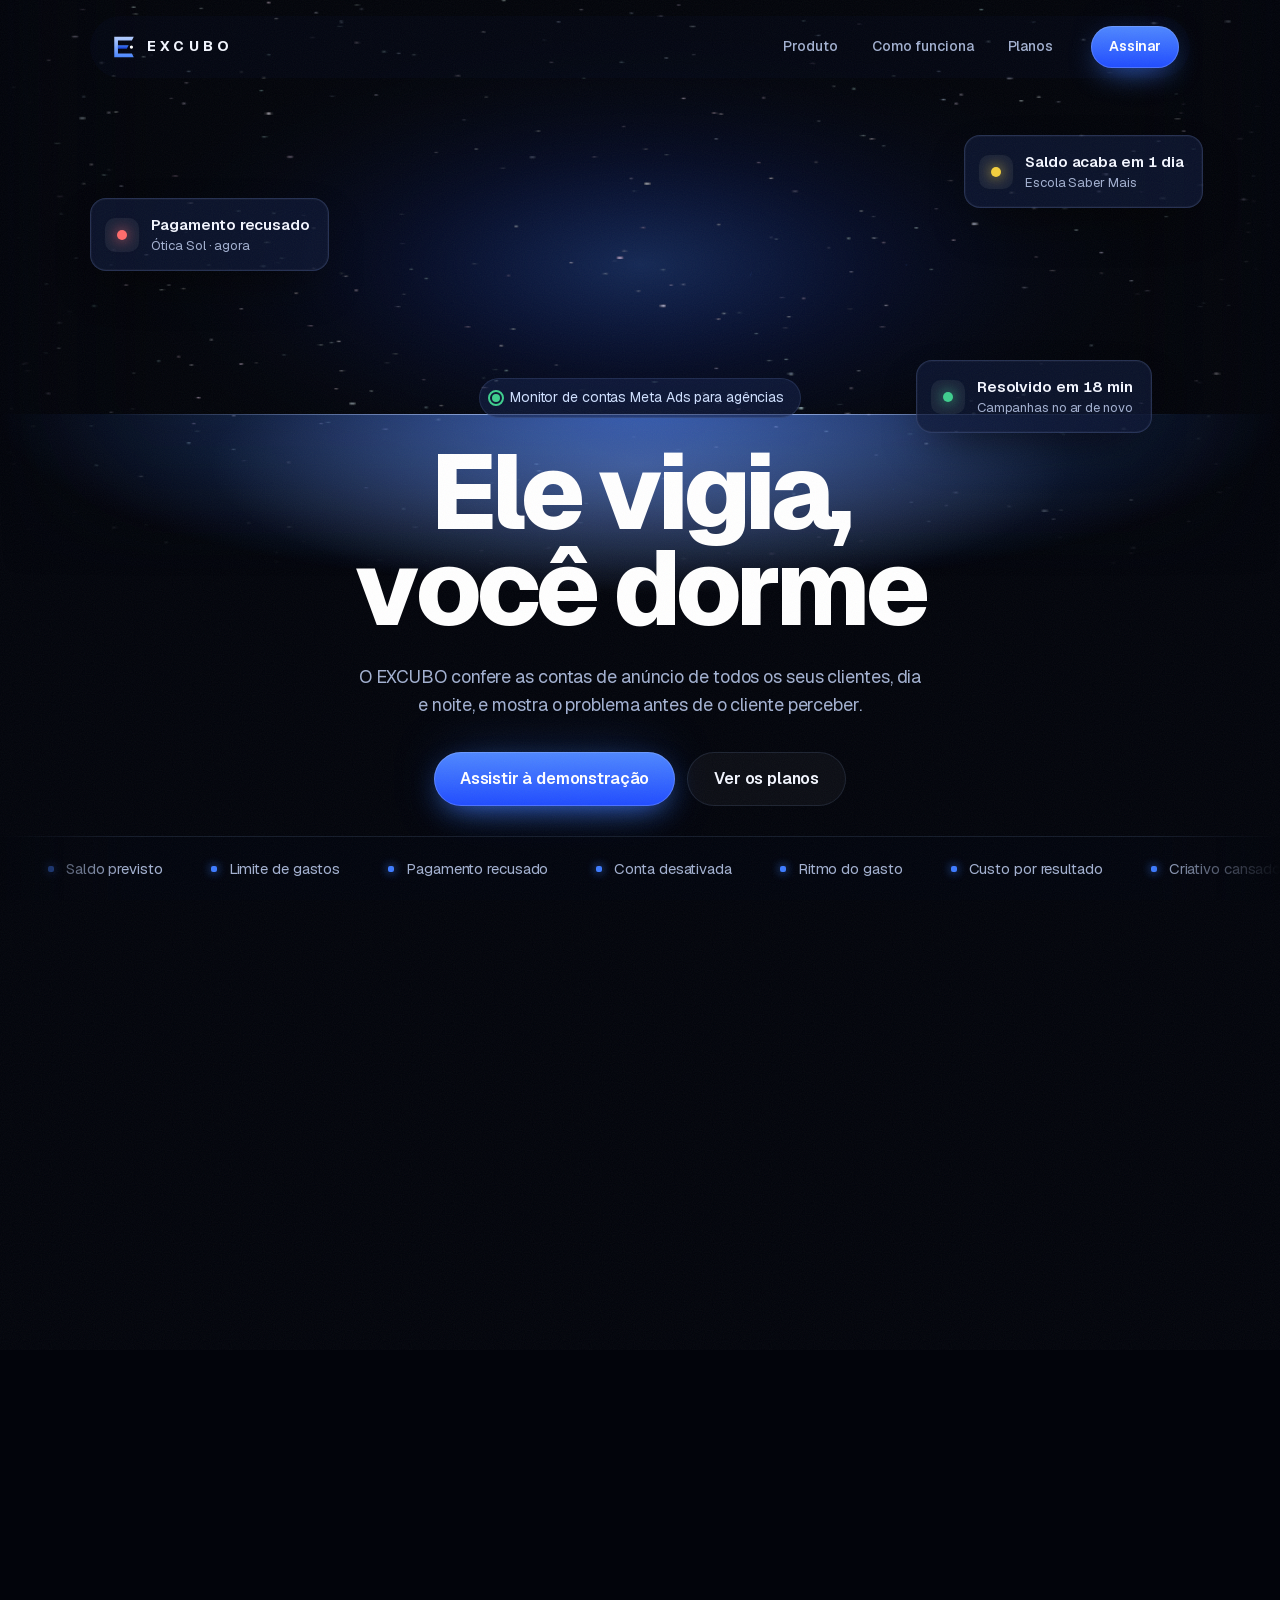
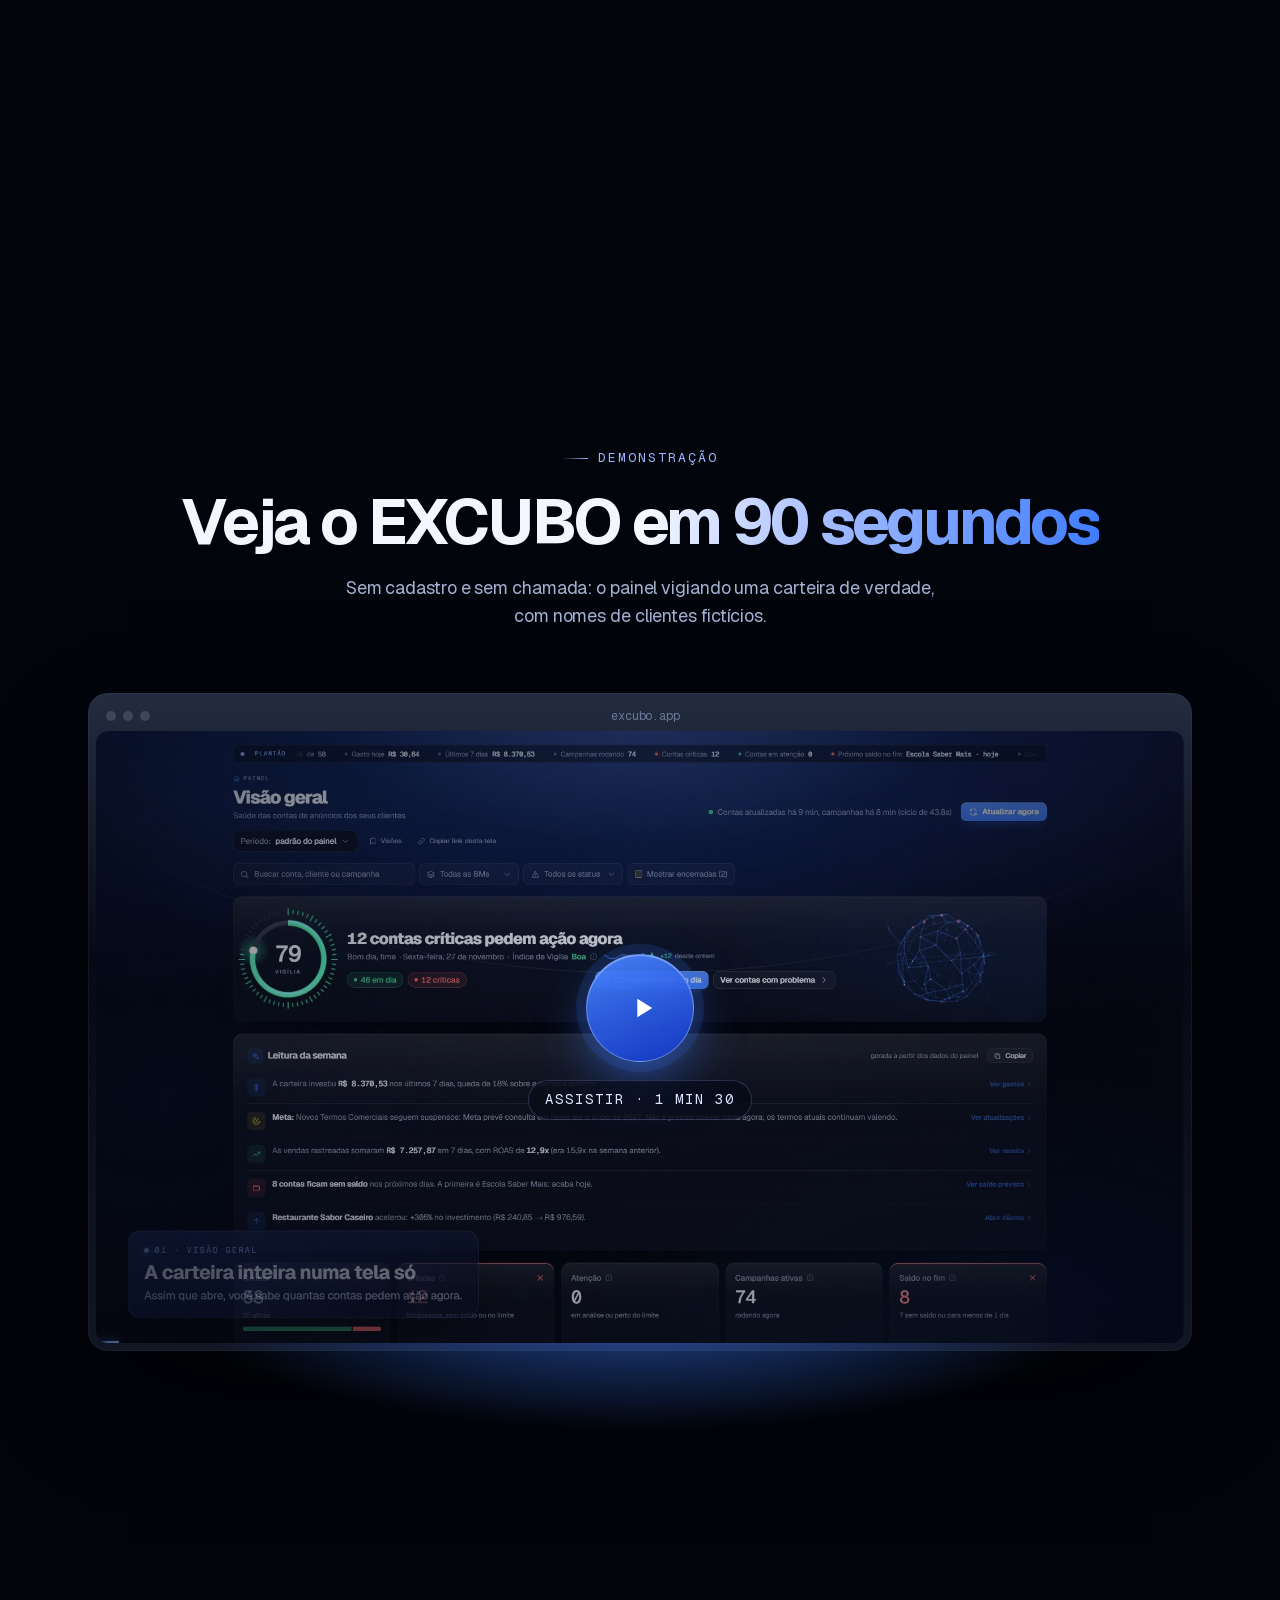
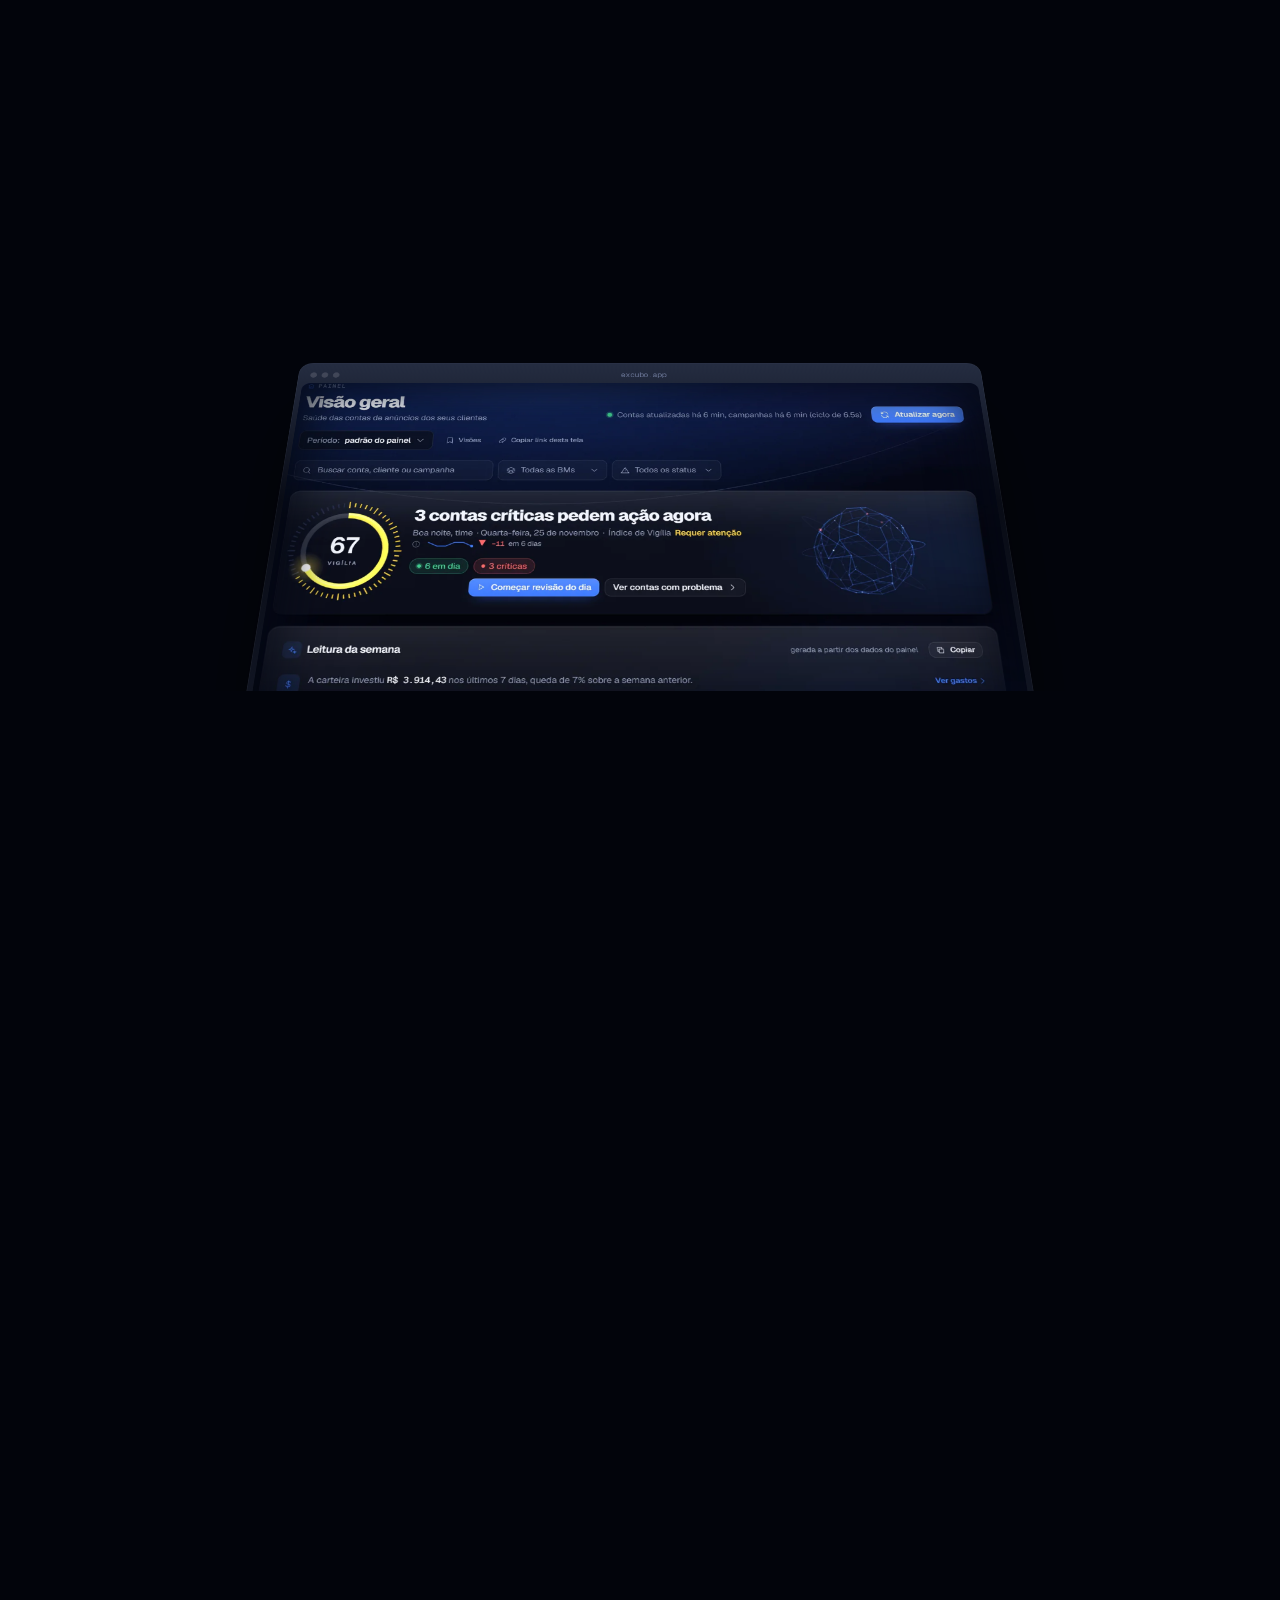
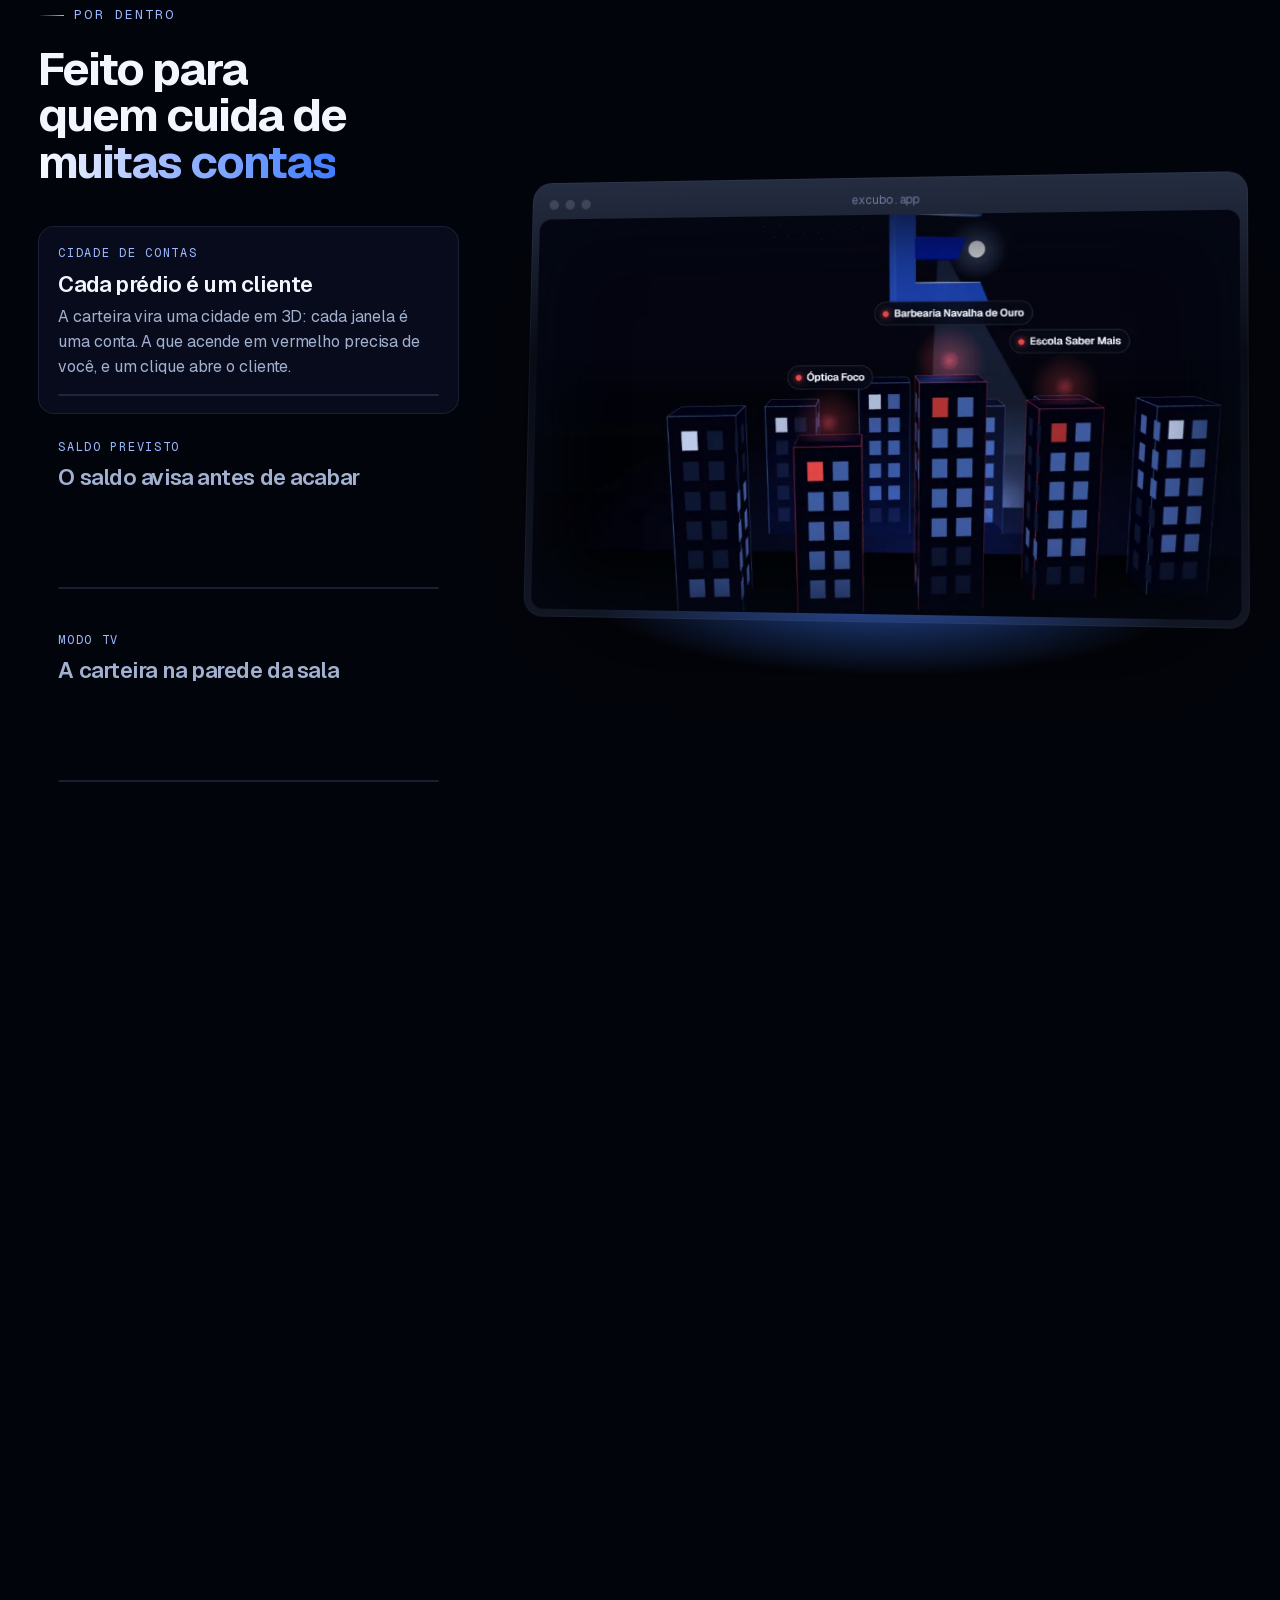
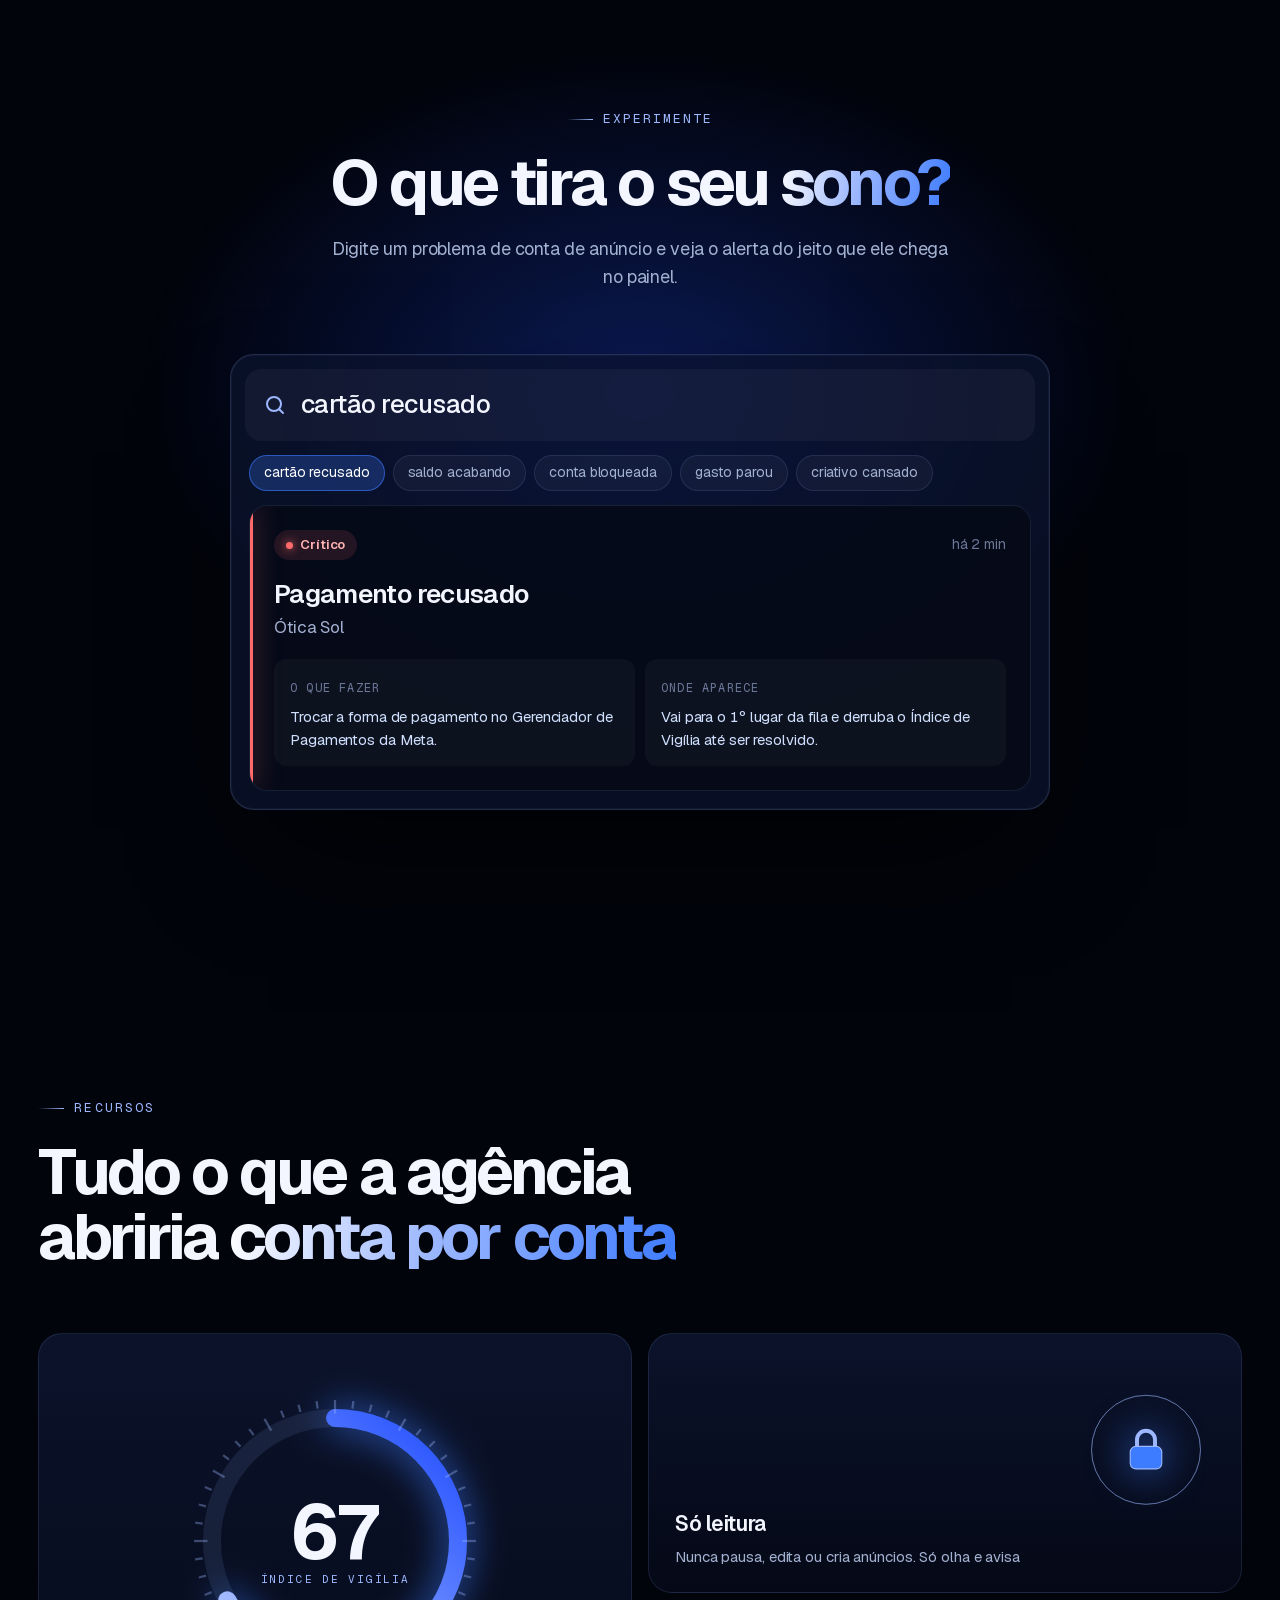
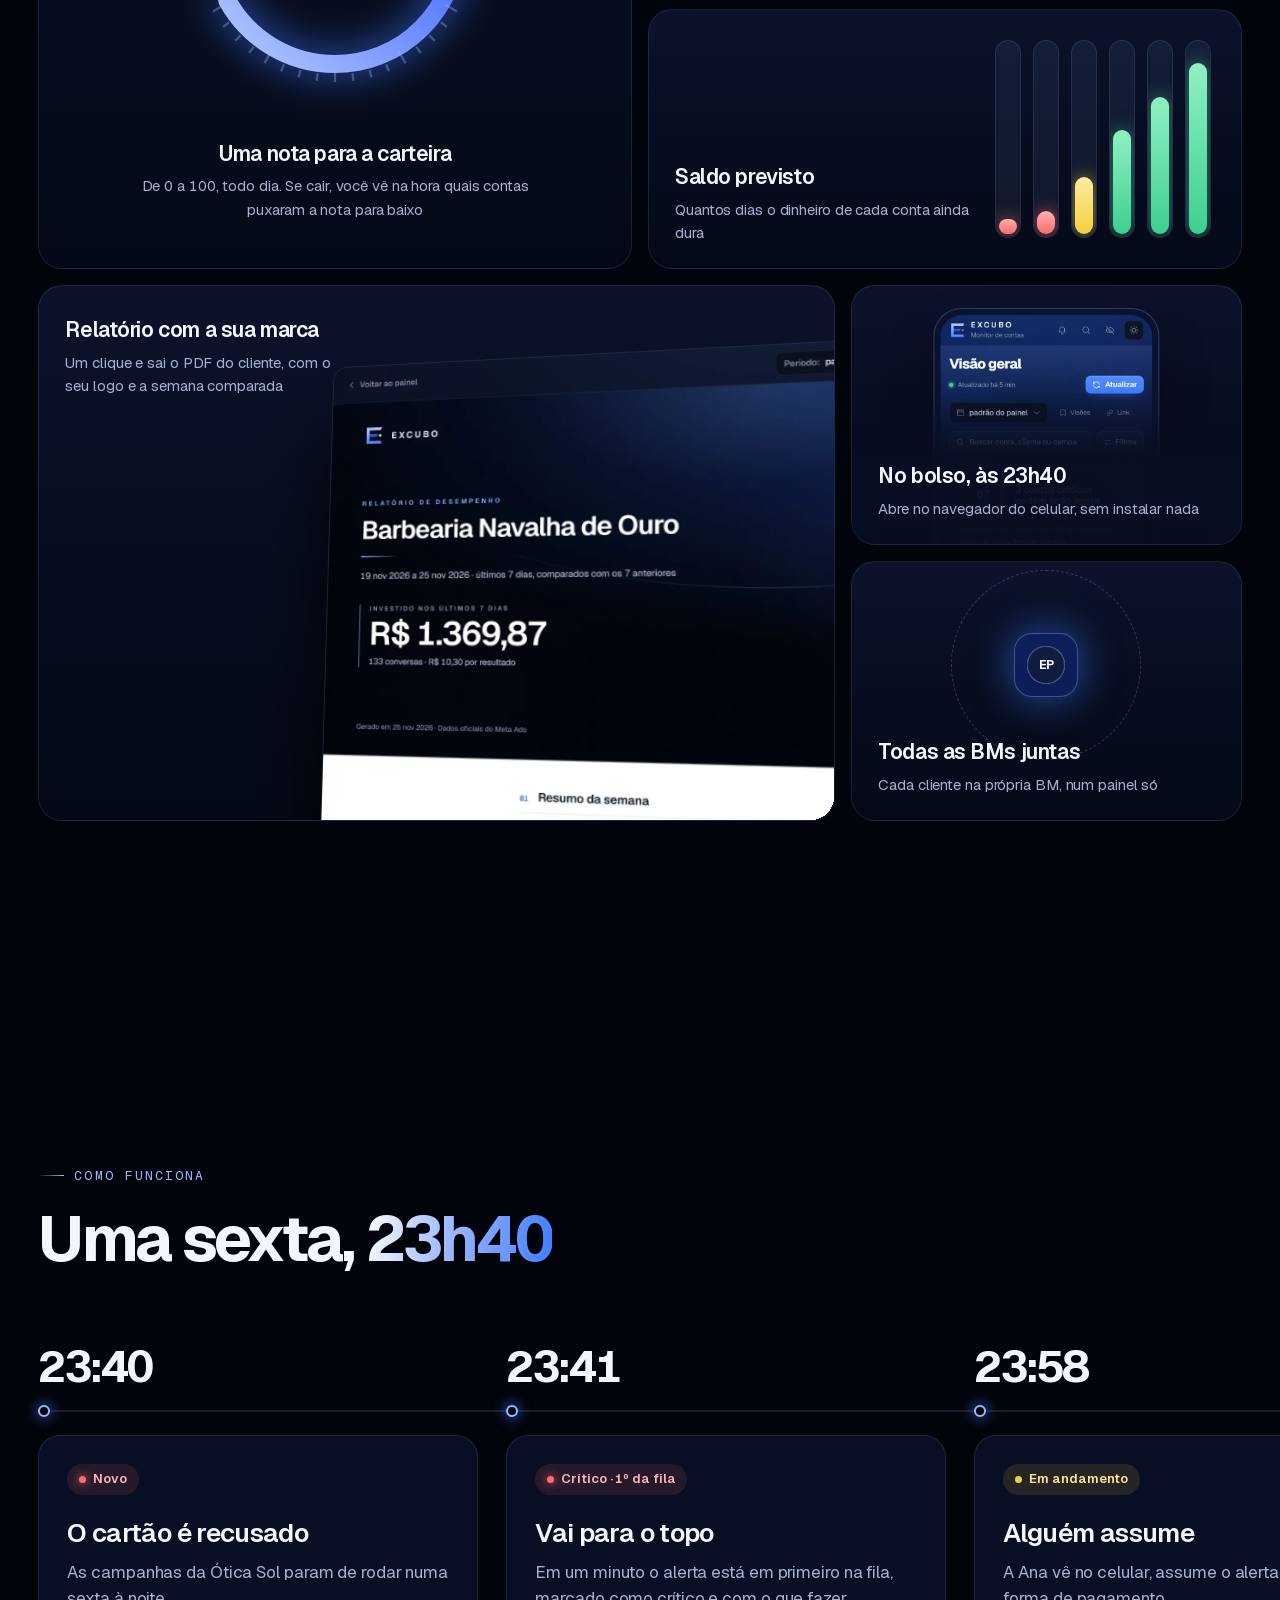
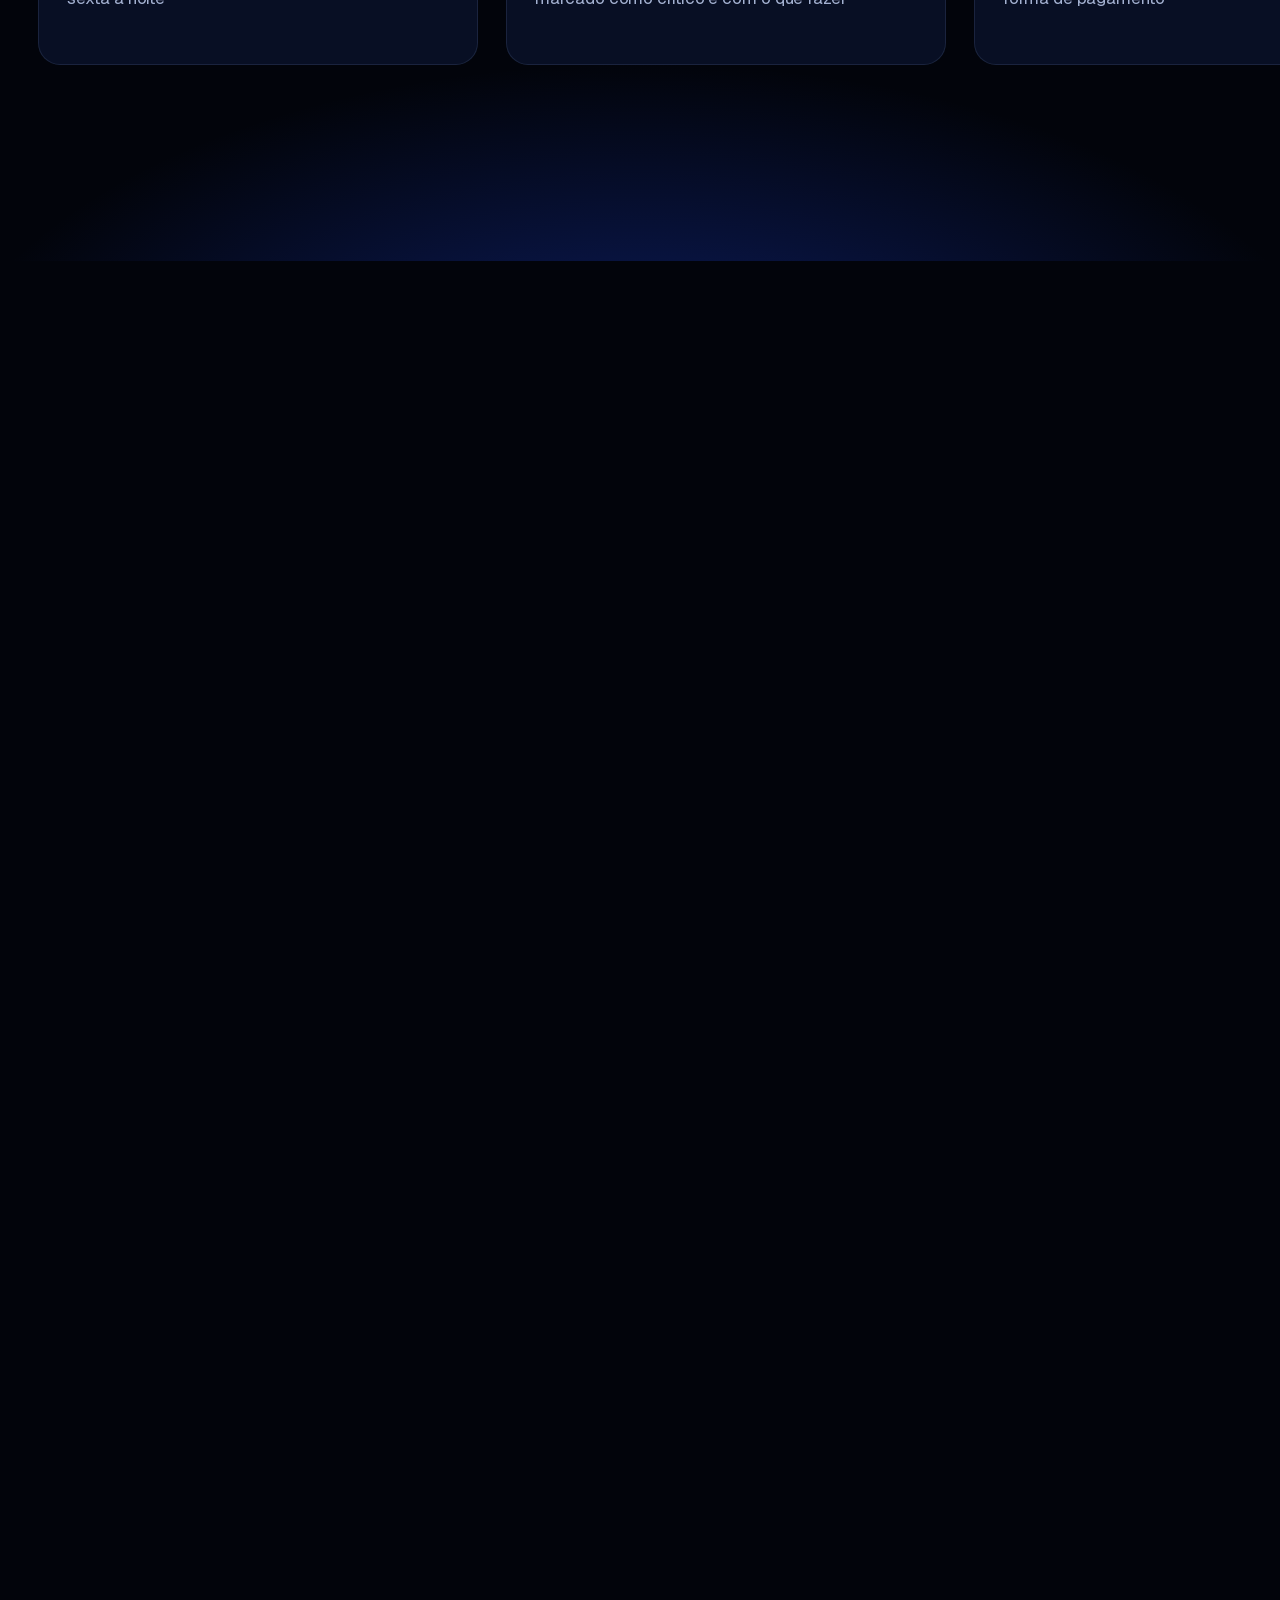
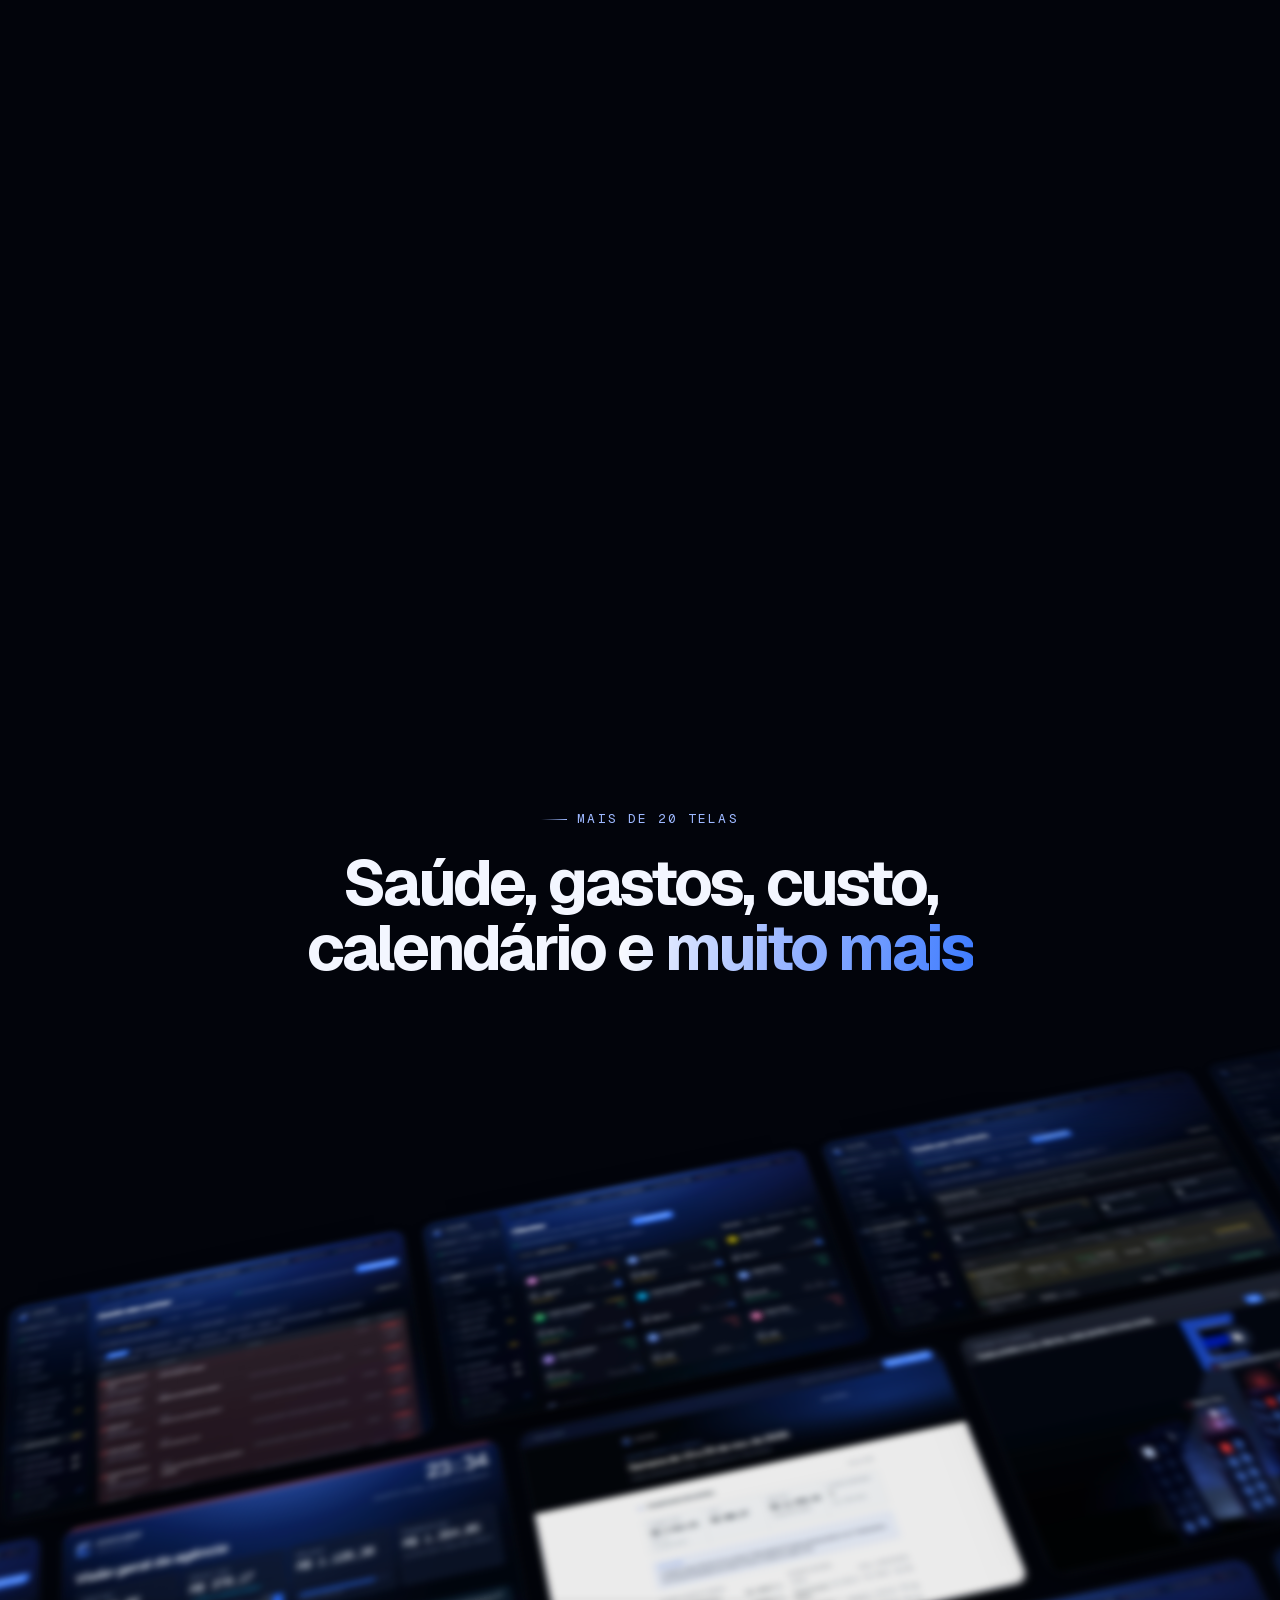
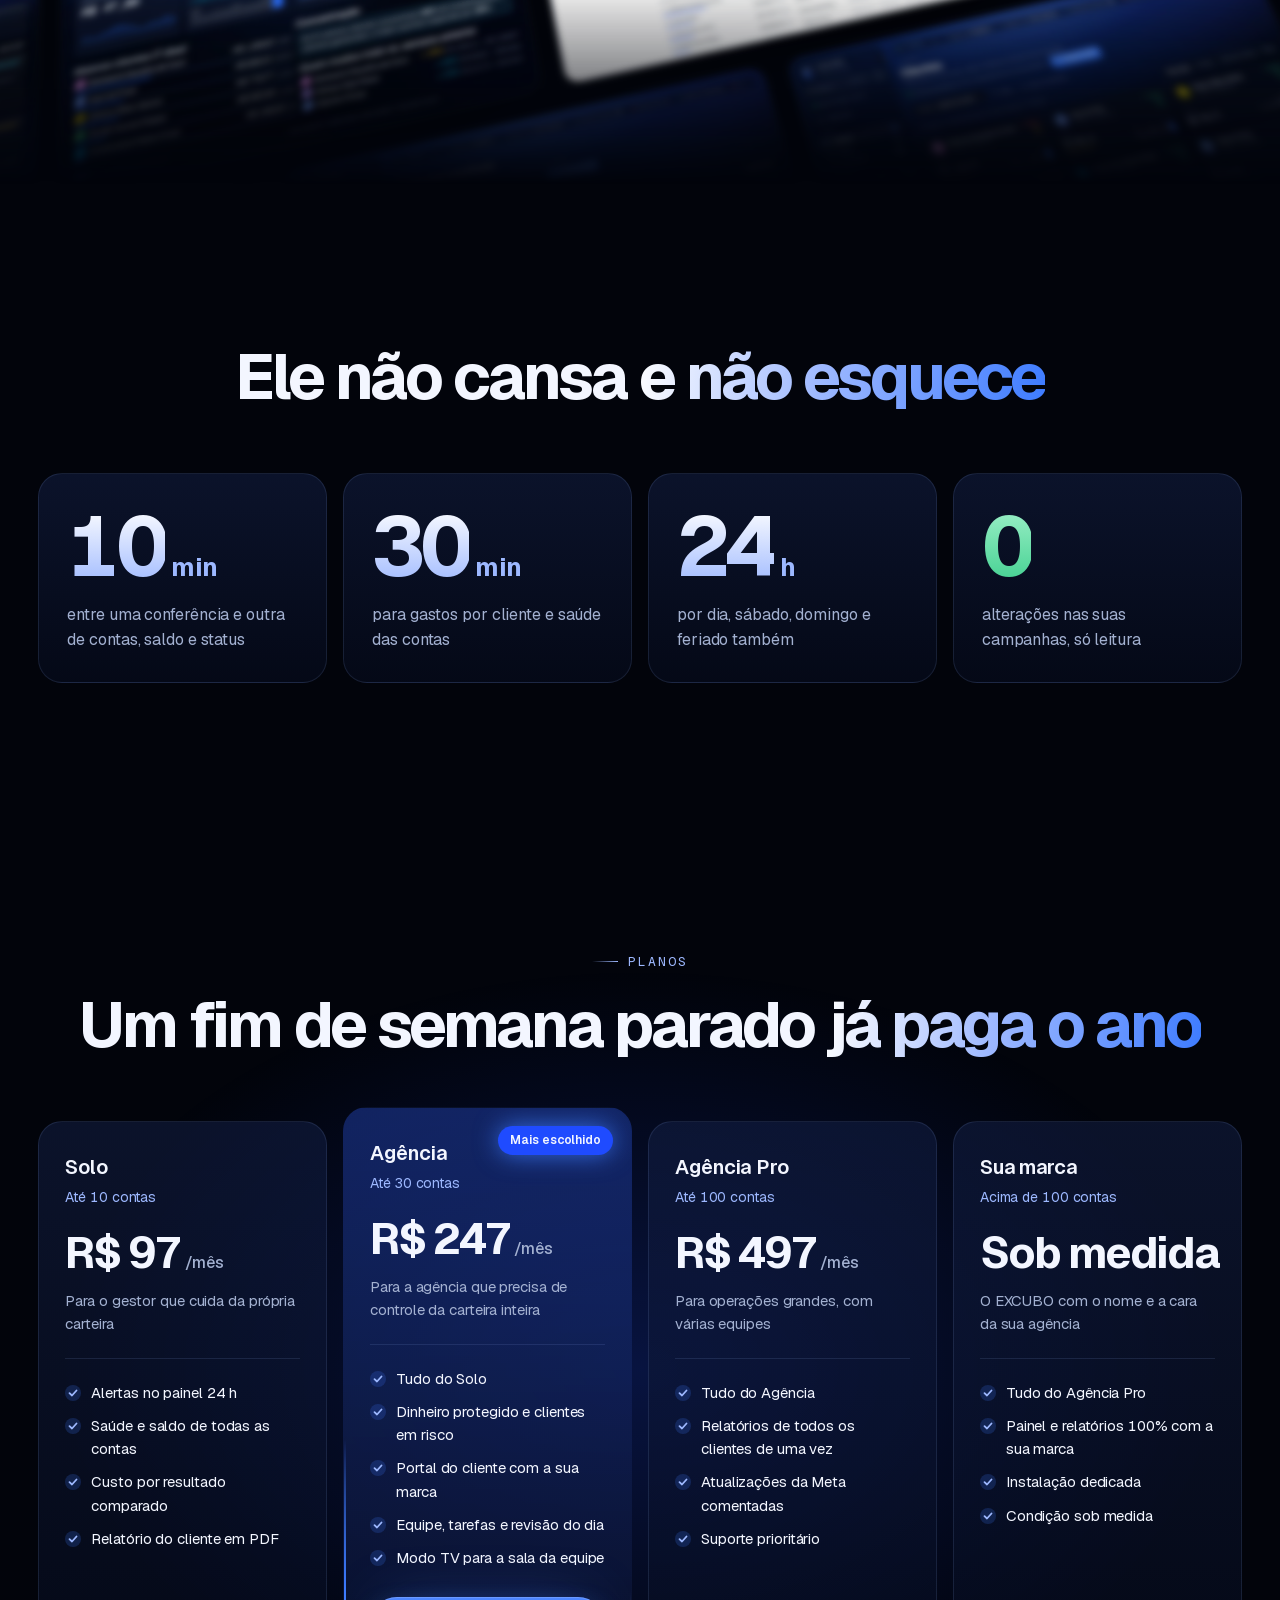
<file: index.html>
<!DOCTYPE html><html lang="pt-BR" class="__variable_8eaea4 __variable_07d42c __variable_81ca43" data-theme="dark"><head><script>window.EXCUBO_ESTATICO=1</script><meta charSet="utf-8"/><meta name="viewport" content="width=device-width, initial-scale=1, viewport-fit=cover"/><link rel="stylesheet" href="/_next/static/css/ec7a9737db77e510.css" data-precedence="next"/><link rel="stylesheet" href="/_next/static/css/f9b175c18b5f72a6.css" data-precedence="next"/><link rel="stylesheet" href="/_next/static/css/97cf9b93e8e16a44.css" data-precedence="next"/><link rel="stylesheet" href="/_next/static/css/34f6cf9c06979046.css" data-precedence="next"/><link rel="preload" as="script" fetchPriority="low" href="/_next/static/chunks/webpack-1ed0c6b71818a840.js"/><script src="/_next/static/chunks/4bd1b696-f785427dddbba9fb.js" async=""></script><script src="/_next/static/chunks/1255-b84741b894bb9354.js" async=""></script><script src="/_next/static/chunks/main-app-2164972e3d89d5d1.js" async=""></script><script src="/_next/static/chunks/app/layout-efc4d0b1fb2fd7ee.js" async=""></script><script src="/_next/static/chunks/app/error-cc340d1f54585553.js" async=""></script><script src="/_next/static/chunks/app/not-found-89865df3e8fac614.js" async=""></script><script src="/_next/static/chunks/app/conheca/page-c7a14b51e1a94502.js" async=""></script><meta name="theme-color" content="#02040a"/><script>try{var t=localStorage.getItem('fc-theme');if(t!=='light'&&t!=='dark'){t=window.matchMedia&&window.matchMedia('(prefers-color-scheme: light)').matches?'light':'dark'}document.documentElement.setAttribute('data-theme',t)}catch(e){document.documentElement.setAttribute('data-theme','dark')}
try{var b=JSON.parse(localStorage.getItem('vg-branding')||'{}');var r=document.documentElement;if(b.accent&&b.accent.toLowerCase()!=='#3d7bff'){var av=(function(a){var b=/^#?([0-9a-f]{6})$/i.exec(a||"");if(!b)return null;var c=parseInt(b[1],16),d=c>>16&255,e=c>>8&255,f=255&c,g=function(a,b,c){return Math.round(a+(b-a)*c)},h=function(a){var b=a.toString(16);return b.length<2?"0"+b:b},i=function(a){return"#"+h(a[0])+h(a[1])+h(a[2])},j=function(a){return(a/=255)<=.03928?a/12.92:Math.pow((a+.055)/1.055,2.4)},k=function(a){return .2126*j(a[0])+.7152*j(a[1])+.0722*j(a[2])>.3?"#05070b":"#ffffff"},l=[d,e,f],m=[g(d,255,.16),g(e,255,.16),g(f,255,.16)],n=[g(d,0,.22),g(e,0,.22),g(f,0,.22)],o=[g(d,0,.36),g(e,0,.36),g(f,0,.36)];return{"--accent-dark":i(l),"--accent-dark-strong":i(m),"--accent-dark-on":k(l),"--accent-light":i(n),"--accent-light-strong":i(o),"--accent-light-on":k(n),"--color-brand-bright":"#"+b[1]}})(b.accent);if(av){r.setAttribute('data-accent','1');for(var k in av)r.style.setProperty(k,av[k])}}if(b.density==='compact')r.setAttribute('data-density','compact');if(b.motion==='off')r.setAttribute('data-motion','off');if(b.font==='public')r.setAttribute('data-font','public')}catch(e){}
try{if(localStorage.getItem('vg-rail')==='mini')document.documentElement.setAttribute('data-rail','mini')}catch(e){}
try{var gl=localStorage.getItem('vg-glass');if(localStorage.getItem('vg-id')!=='3'){localStorage.setItem('vg-id','3');localStorage.removeItem('vg-glass-claro');if(gl===null||gl==='cidade'||gl==='aurora'){gl=gl===null?null:'horizonte';if(gl)localStorage.setItem('vg-glass',gl)}else if(gl.indexOf('claro')===0){gl='claro-horizonte';localStorage.setItem('vg-glass',gl)}}if(gl===null){gl='horizonte';if(localStorage.getItem('fc-theme')===null)document.documentElement.setAttribute('data-theme','dark')}if(gl==='cidade'||gl==='aurora'||gl==='horizonte')document.documentElement.setAttribute('data-glass',gl);if(gl.indexOf('claro')===0){document.documentElement.setAttribute('data-glass',gl);document.documentElement.setAttribute('data-theme','light')}}catch(e){document.documentElement.setAttribute('data-glass','horizonte')}
try{var hh=new Date().getHours();document.documentElement.setAttribute('data-hora',hh>=5&&hh<12?'manha':hh>=12&&hh<18?'tarde':'noite')}catch(e){}
try{var pth=location.pathname;if(localStorage.getItem('fc-privacy')==='1'&&pth.indexOf('/relatorio')!==0&&pth.indexOf('/resumo')!==0)document.documentElement.setAttribute('data-privacy','1')}catch(e){}</script><script src="/_next/static/chunks/polyfills-42372ed130431b0a.js" noModule=""></script></head><body class="min-h-screen bg-bg font-sans text-ink antialiased"><div hidden=""><!--$?--><template id="B:0"></template><!--/$--></div><div class="vg-bg" aria-hidden="true"></div><div class="vx-page"><div class="vx-grain" aria-hidden="true"></div><header class="vx-nav "><a href="#topo" class="vx-brand" aria-label="EXCUBO, início"><svg width="26" height="26" viewBox="4 8 112 112" class="vg-mark-svg " aria-hidden="true" focusable="false"><defs><linearGradient id="_R_l5fiv5b_l" x1="0" y1="0" x2="0" y2="1"><stop offset="0" stop-color="#B4CDFF"></stop><stop offset="1" stop-color="#4A86FF"></stop></linearGradient><linearGradient id="_R_l5fiv5b_r" x1="0" y1="0" x2="0" y2="1"><stop offset="0" stop-color="#3D7BFF"></stop><stop offset="1" stop-color="#1238C9"></stop></linearGradient></defs><path d="M18 20L102 20L94 36L34 36L34 92L94 92L102 108L18 108Z" style="fill:var(--mk-l, url(#_R_l5fiv5b_l))"></path><path d="M34 56L80 56L72 72L34 72Z" style="fill:var(--mk-r, url(#_R_l5fiv5b_r))"></path><circle cx="92" cy="64" r="7" style="fill:var(--mk-d, #ffffff)"></circle></svg><span>EXCUBO</span></a><nav class="vx-links" aria-label="Seções"><a href="#por-dentro">Produto</a><a href="#como">Como funciona</a><a href="#planos">Planos</a></nav><a href="mailto:phm.couto05@gmail.com?subject=Quero%20assinar%20o%20EXCUBO" class="vx-btn vx-btn-primary vx-btn-sm">Assinar</a></header><main><section id="topo" class="vx-hero" data-scroll-track="true" aria-labelledby="vx-titulo"><div class="vx-hero-pin"><div class="vx-hero-scene"><!--$!--><template data-dgst="BAILOUT_TO_CLIENT_SIDE_RENDERING"></template><!--/$--></div><div class="vx-horizon" aria-hidden="true"></div><div class="vx-hero-cards" aria-hidden="true"><div class="vx-float vx-float-a" data-depth="16"><span class="vx-float-dot is-bad"></span><div><strong>Pagamento recusado</strong><span>Ótica Sol · agora</span></div></div><div class="vx-float vx-float-b" data-depth="26"><span class="vx-float-dot is-warn"></span><div><strong>Saldo acaba em 1 dia</strong><span>Escola Saber Mais</span></div></div><div class="vx-float vx-float-c" data-depth="16"><span class="vx-float-dot is-ok"></span><div><strong>Resolvido em 18 min</strong><span>Campanhas no ar de novo</span></div></div></div><div class="vx-hero-copy" data-hero-copy="true"><p class="vx-chip"><span class="vx-live"></span> Monitor de contas Meta Ads para agências</p><h1 id="vx-titulo" class="vx-hero-title" data-split="true">Ele vigia, você dorme</h1><p class="vx-hero-sub" data-fade="true">O EXCUBO confere as contas de anúncio de todos os seus clientes, dia e noite, e mostra o problema antes de o cliente perceber.</p><div class="vx-hero-actions" data-fade="true"><a href="#demo" class="vx-btn vx-btn-primary" data-magnetic="true">Assistir à demonstração</a><a href="#planos" class="vx-btn vx-btn-ghost">Ver os planos</a></div></div><div class="vx-marquee" aria-hidden="true"><div class="vx-marquee-track"><span><i></i> <!-- -->Saldo previsto</span><span><i></i> <!-- -->Limite de gastos</span><span><i></i> <!-- -->Pagamento recusado</span><span><i></i> <!-- -->Conta desativada</span><span><i></i> <!-- -->Ritmo do gasto</span><span><i></i> <!-- -->Custo por resultado</span><span><i></i> <!-- -->Criativo cansado</span><span><i></i> <!-- -->Todas as BMs</span><span><i></i> <!-- -->Relatório com a sua marca</span><span><i></i> <!-- -->Modo TV</span><span><i></i> <!-- -->Saldo previsto</span><span><i></i> <!-- -->Limite de gastos</span><span><i></i> <!-- -->Pagamento recusado</span><span><i></i> <!-- -->Conta desativada</span><span><i></i> <!-- -->Ritmo do gasto</span><span><i></i> <!-- -->Custo por resultado</span><span><i></i> <!-- -->Criativo cansado</span><span><i></i> <!-- -->Todas as BMs</span><span><i></i> <!-- -->Relatório com a sua marca</span><span><i></i> <!-- -->Modo TV</span></div></div></div></section><section id="demo" class="vx-film" aria-labelledby="vx-film-h"><div class="vx-sec-head vx-center" data-up="true"><p class="vx-kicker">Demonstração</p><h2 id="vx-film-h" class="vx-h2">Veja o EXCUBO <span class="vx-grad">em 90 segundos</span></h2><p class="vx-lead">Sem cadastro e sem chamada: o painel vigiando uma carteira de verdade, com nomes de clientes fictícios.</p></div><div class="vx-film-frame" data-up="true"><div class="vx-screen "><span class="vx-screen-glow" aria-hidden="true"></span><div class="vx-screen-bar" aria-hidden="true"><span></span><span></span><span></span><em>excubo.app</em></div><div class="vx-screen-body"><video class="vx-video" poster="/conheca/demo.webp" preload="none" playsInline="" controlsList="nodownload noplaybackrate" disablePictureInPicture="" aria-label="Vídeo de demonstração do EXCUBO"><source src="/conheca/demo-540.mp4" type="video/mp4" media="(max-width: 700px)"/><source src="/conheca/demo.mp4" type="video/mp4"/></video><button type="button" class="vx-film-play" aria-label="Assistir à demonstração do EXCUBO"><span class="vx-film-btn" aria-hidden="true"><svg viewBox="0 0 24 24" width="34" height="34"><path d="M8 5.5v13l10.5-6.5z" fill="currentColor"></path></svg></span><em>Assistir · 1 min 30</em></button></div></div></div></section><section id="por-dentro" class="vx-reveal" aria-labelledby="vx-reveal-h"><div class="vx-reveal-pin"><div class="vx-reveal-head" data-reveal-head="true"><p class="vx-kicker">O painel</p><h2 id="vx-reveal-h" class="vx-h2">A carteira inteira <span class="vx-grad">numa tela só</span></h2></div><div class="vx-reveal-stage"><div class="vx-reveal-screen" data-reveal-screen="true"><div class="vx-screen "><span class="vx-screen-glow" aria-hidden="true"></span><div class="vx-screen-bar" aria-hidden="true"><span></span><span></span><span></span><em>excubo.app</em></div><div class="vx-screen-body"><video class="vx-video vx-video-zoom " style="--vx-z:1.27;--vx-o:100% 45%" poster="/conheca/hq-inicio.webp" muted="" loop="" playsInline="" preload="none" aria-label="Vídeo do painel: a Visão geral com o Índice de Vigília e as contas críticas"></video></div></div></div></div></div></section><section class="vx-story" data-story="3" aria-labelledby="vx-story-h"><div class="vx-story-pin"><div class="vx-story-left"><p class="vx-kicker">Por dentro</p><h2 id="vx-story-h" class="vx-h2 vx-story-h">Feito para quem cuida de <span class="vx-grad">muitas contas</span></h2><ol class="vx-story-list"><li class="is-on"><button type="button" data-story-go="0"><span class="vx-story-name">Cidade de contas</span><span class="vx-story-title">Cada prédio é um cliente</span><span class="vx-story-text">A carteira vira uma cidade em 3D: cada janela é uma conta. A que acende em vermelho precisa de você, e um clique abre o cliente.</span><span class="vx-story-bar" aria-hidden="true"><span data-story-bar="0"></span></span></button></li><li class=""><button type="button" data-story-go="1"><span class="vx-story-name">Saldo previsto</span><span class="vx-story-title">O saldo avisa antes de acabar</span><span class="vx-story-text">Quantos dias o dinheiro de cada conta ainda dura no ritmo de hoje. Quem está no fim aparece em vermelho, com dias de antecedência.</span><span class="vx-story-bar" aria-hidden="true"><span data-story-bar="1"></span></span></button></li><li class=""><button type="button" data-story-go="2"><span class="vx-story-name">Modo TV</span><span class="vx-story-title">A carteira na parede da sala</span><span class="vx-story-text">Uma tela cheia que passa sozinha pelos números da agência. A equipe inteira vê o mesmo alerta na mesma hora.</span><span class="vx-story-bar" aria-hidden="true"><span data-story-bar="2"></span></span></button></li></ol></div><div class="vx-story-right"><div class="vx-screen "><span class="vx-screen-glow" aria-hidden="true"></span><div class="vx-screen-bar" aria-hidden="true"><span></span><span></span><span></span><em>excubo.app</em></div><div class="vx-screen-body"><div class="vx-story-media is-on"><video class="vx-video vx-video-zoom " style="--vx-z:1.75;--vx-o:62% 58%" poster="/conheca/hq-cidade.webp" muted="" loop="" playsInline="" preload="none" aria-label="Vídeo do painel: Cidade de contas"></video></div><div class="vx-story-media "><video class="vx-video vx-video-zoom " style="--vx-z:1.95;--vx-o:62% 46%" poster="/conheca/hq-saldo.webp" muted="" loop="" playsInline="" preload="none" aria-label="Vídeo do painel: Saldo previsto"></video></div><div class="vx-story-media "><video class="vx-video vx-video-zoom " style="--vx-z:1.36;--vx-o:0% 30%" poster="/conheca/hq-tv.webp" muted="" loop="" playsInline="" preload="none" aria-label="Vídeo do painel: Modo TV"></video></div></div></div></div></div></section><section class="vx-cmd-sec" aria-labelledby="vx-cmd-h"><div class="vx-sec-head vx-center" data-up="true"><p class="vx-kicker">Experimente</p><h2 id="vx-cmd-h" class="vx-h2">O que tira o seu <span class="vx-grad">sono?</span></h2><p class="vx-lead">Digite um problema de conta de anúncio e veja o alerta do jeito que ele chega no painel.</p></div><div class="vx-cmd" data-up="true" data-glow="true"><label class="vx-cmd-input"><svg viewBox="0 0 24 24" aria-hidden="true"><circle cx="11" cy="11" r="7" fill="none" stroke="currentColor" stroke-width="2"></circle><path d="m20 20-3.5-3.5" stroke="currentColor" stroke-width="2" stroke-linecap="round"></path></svg><input spellCheck="false" maxLength="40" aria-label="Digite o problema" placeholder="Ex.: cartão recusado" value="cartão recusado"/></label><div class="vx-cmd-chips"><button type="button" class="is-on">cartão recusado</button><button type="button" class="">saldo acabando</button><button type="button" class="">conta bloqueada</button><button type="button" class="">gasto parou</button><button type="button" class="">criativo cansado</button></div><div class="vx-cmd-out" aria-live="polite"><div class="vx-alert is-bad"><div class="vx-alert-head"><span class="vx-badge is-bad"><i></i> <!-- -->Crítico</span><span class="vx-alert-since">há 2 min</span></div><div class="vx-alert-title">Pagamento recusado</div><div class="vx-alert-client">Ótica Sol</div><div class="vx-alert-grid"><div><span>O que fazer</span><p>Trocar a forma de pagamento no Gerenciador de Pagamentos da Meta.</p></div><div><span>Onde aparece</span><p>Vai para o 1º lugar da fila e derruba o Índice de Vigília até ser resolvido.</p></div></div></div></div></div></section><section class="vx-bento-sec" aria-labelledby="vx-bento-h"><div class="vx-sec-head" data-up="true"><p class="vx-kicker">Recursos</p><h2 id="vx-bento-h" class="vx-h2">Tudo o que a agência abriria <span class="vx-grad">conta por conta</span></h2></div><div class="vx-bento" data-stagger="true"><article class="vx-tile vx-t-gauge" data-glow="true"><div class="vx-gauge" aria-hidden="true"><svg viewBox="0 0 200 200"><defs><linearGradient id="vxg" x1="0" y1="0" x2="1" y2="1"><stop offset="0" stop-color="#b9ceff"></stop><stop offset="1" stop-color="#1f4bff"></stop></linearGradient></defs><circle cx="100" cy="100" r="82" class="vx-gauge-track"></circle><circle cx="100" cy="100" r="82" class="vx-gauge-arc" data-gauge="true" stroke="url(#vxg)"></circle><line x1="100" y1="6" x2="100" y2="15" transform="rotate(0 100 100)" class="vx-gauge-tick"></line><line x1="100" y1="6" x2="100" y2="11" transform="rotate(7.5 100 100)" class="vx-gauge-tick"></line><line x1="100" y1="6" x2="100" y2="11" transform="rotate(15 100 100)" class="vx-gauge-tick"></line><line x1="100" y1="6" x2="100" y2="11" transform="rotate(22.5 100 100)" class="vx-gauge-tick"></line><line x1="100" y1="6" x2="100" y2="15" transform="rotate(30 100 100)" class="vx-gauge-tick"></line><line x1="100" y1="6" x2="100" y2="11" transform="rotate(37.5 100 100)" class="vx-gauge-tick"></line><line x1="100" y1="6" x2="100" y2="11" transform="rotate(45 100 100)" class="vx-gauge-tick"></line><line x1="100" y1="6" x2="100" y2="11" transform="rotate(52.5 100 100)" class="vx-gauge-tick"></line><line x1="100" y1="6" x2="100" y2="15" transform="rotate(60 100 100)" class="vx-gauge-tick"></line><line x1="100" y1="6" x2="100" y2="11" transform="rotate(67.5 100 100)" class="vx-gauge-tick"></line><line x1="100" y1="6" x2="100" y2="11" transform="rotate(75 100 100)" class="vx-gauge-tick"></line><line x1="100" y1="6" x2="100" y2="11" transform="rotate(82.5 100 100)" class="vx-gauge-tick"></line><line x1="100" y1="6" x2="100" y2="15" transform="rotate(90 100 100)" class="vx-gauge-tick"></line><line x1="100" y1="6" x2="100" y2="11" transform="rotate(97.5 100 100)" class="vx-gauge-tick"></line><line x1="100" y1="6" x2="100" y2="11" transform="rotate(105 100 100)" class="vx-gauge-tick"></line><line x1="100" y1="6" x2="100" y2="11" transform="rotate(112.5 100 100)" class="vx-gauge-tick"></line><line x1="100" y1="6" x2="100" y2="15" transform="rotate(120 100 100)" class="vx-gauge-tick"></line><line x1="100" y1="6" x2="100" y2="11" transform="rotate(127.5 100 100)" class="vx-gauge-tick"></line><line x1="100" y1="6" x2="100" y2="11" transform="rotate(135 100 100)" class="vx-gauge-tick"></line><line x1="100" y1="6" x2="100" y2="11" transform="rotate(142.5 100 100)" class="vx-gauge-tick"></line><line x1="100" y1="6" x2="100" y2="15" transform="rotate(150 100 100)" class="vx-gauge-tick"></line><line x1="100" y1="6" x2="100" y2="11" transform="rotate(157.5 100 100)" class="vx-gauge-tick"></line><line x1="100" y1="6" x2="100" y2="11" transform="rotate(165 100 100)" class="vx-gauge-tick"></line><line x1="100" y1="6" x2="100" y2="11" transform="rotate(172.5 100 100)" class="vx-gauge-tick"></line><line x1="100" y1="6" x2="100" y2="15" transform="rotate(180 100 100)" class="vx-gauge-tick"></line><line x1="100" y1="6" x2="100" y2="11" transform="rotate(187.5 100 100)" class="vx-gauge-tick"></line><line x1="100" y1="6" x2="100" y2="11" transform="rotate(195 100 100)" class="vx-gauge-tick"></line><line x1="100" y1="6" x2="100" y2="11" transform="rotate(202.5 100 100)" class="vx-gauge-tick"></line><line x1="100" y1="6" x2="100" y2="15" transform="rotate(210 100 100)" class="vx-gauge-tick"></line><line x1="100" y1="6" x2="100" y2="11" transform="rotate(217.5 100 100)" class="vx-gauge-tick"></line><line x1="100" y1="6" x2="100" y2="11" transform="rotate(225 100 100)" class="vx-gauge-tick"></line><line x1="100" y1="6" x2="100" y2="11" transform="rotate(232.5 100 100)" class="vx-gauge-tick"></line><line x1="100" y1="6" x2="100" y2="15" transform="rotate(240 100 100)" class="vx-gauge-tick"></line><line x1="100" y1="6" x2="100" y2="11" transform="rotate(247.5 100 100)" class="vx-gauge-tick"></line><line x1="100" y1="6" x2="100" y2="11" transform="rotate(255 100 100)" class="vx-gauge-tick"></line><line x1="100" y1="6" x2="100" y2="11" transform="rotate(262.5 100 100)" class="vx-gauge-tick"></line><line x1="100" y1="6" x2="100" y2="15" transform="rotate(270 100 100)" class="vx-gauge-tick"></line><line x1="100" y1="6" x2="100" y2="11" transform="rotate(277.5 100 100)" class="vx-gauge-tick"></line><line x1="100" y1="6" x2="100" y2="11" transform="rotate(285 100 100)" class="vx-gauge-tick"></line><line x1="100" y1="6" x2="100" y2="11" transform="rotate(292.5 100 100)" class="vx-gauge-tick"></line><line x1="100" y1="6" x2="100" y2="15" transform="rotate(300 100 100)" class="vx-gauge-tick"></line><line x1="100" y1="6" x2="100" y2="11" transform="rotate(307.5 100 100)" class="vx-gauge-tick"></line><line x1="100" y1="6" x2="100" y2="11" transform="rotate(315 100 100)" class="vx-gauge-tick"></line><line x1="100" y1="6" x2="100" y2="11" transform="rotate(322.5 100 100)" class="vx-gauge-tick"></line><line x1="100" y1="6" x2="100" y2="15" transform="rotate(330 100 100)" class="vx-gauge-tick"></line><line x1="100" y1="6" x2="100" y2="11" transform="rotate(337.5 100 100)" class="vx-gauge-tick"></line><line x1="100" y1="6" x2="100" y2="11" transform="rotate(345 100 100)" class="vx-gauge-tick"></line><line x1="100" y1="6" x2="100" y2="11" transform="rotate(352.5 100 100)" class="vx-gauge-tick"></line></svg><div class="vx-gauge-num"><span data-count="67">67</span><small>Índice de Vigília</small></div></div><div class="vx-tile-cap"><h3>Uma nota para a carteira</h3><p>De 0 a 100, todo dia. Se cair, você vê na hora quais contas puxaram a nota para baixo</p></div></article><article class="vx-tile vx-t-lock" data-glow="true"><div class="vx-lock" aria-hidden="true"><span class="vx-lock-ring"></span><span class="vx-lock-ring"></span><svg viewBox="0 0 48 48"><rect x="10" y="21" width="28" height="20" rx="5"></rect><path d="M16 21v-6a8 8 0 0 1 16 0v6" fill="none" stroke-width="3.5"></path></svg></div><div class="vx-tile-cap"><h3>Só leitura</h3><p>Nunca pausa, edita ou cria anúncios. Só olha e avisa</p></div></article><article class="vx-tile vx-t-tubes" data-glow="true"><div class="vx-tubes" aria-hidden="true"><span style="--h:0.08" class="is-bad"><i></i></span><span style="--h:0.12" class="is-bad"><i></i></span><span style="--h:0.3" class="is-warn"><i></i></span><span style="--h:0.55" class=""><i></i></span><span style="--h:0.72" class=""><i></i></span><span style="--h:0.9" class=""><i></i></span></div><div class="vx-tile-cap"><h3>Saldo previsto</h3><p>Quantos dias o dinheiro de cada conta ainda dura</p></div></article><article class="vx-tile vx-t-report" data-glow="true"><div class="vx-tile-cap"><h3>Relatório com a sua marca</h3><p>Um clique e sai o PDF do cliente, com o seu logo e a semana comparada</p></div><div class="vx-report-pic"><img src="/conheca/relatorio.webp" alt="Capa do relatório do cliente gerado pelo EXCUBO" loading="lazy" width="2000" height="1250"/></div></article><article class="vx-tile vx-t-phone" data-glow="true"><div class="vx-phone"><img src="/conheca/celular.webp" alt="O painel do EXCUBO aberto no celular" loading="lazy" width="1170" height="2532"/></div><div class="vx-tile-cap"><h3>No bolso, às 23h40</h3><p>Abre no navegador do celular, sem instalar nada</p></div></article><article class="vx-tile vx-t-bms" data-glow="true"><div class="vx-orbit" aria-hidden="true"><span class="vx-orbit-core"><svg width="34" height="34" viewBox="4 8 112 112" class="vg-mark-svg " aria-hidden="true" focusable="false"><defs><linearGradient id="_R_bkplfiv5b_l" x1="0" y1="0" x2="0" y2="1"><stop offset="0" stop-color="#B4CDFF"></stop><stop offset="1" stop-color="#4A86FF"></stop></linearGradient><linearGradient id="_R_bkplfiv5b_r" x1="0" y1="0" x2="0" y2="1"><stop offset="0" stop-color="#3D7BFF"></stop><stop offset="1" stop-color="#1238C9"></stop></linearGradient></defs><path d="M18 20L102 20L94 36L34 36L34 92L94 92L102 108L18 108Z" style="fill:var(--mk-l, url(#_R_bkplfiv5b_l))"></path><path d="M34 56L80 56L72 72L34 72Z" style="fill:var(--mk-r, url(#_R_bkplfiv5b_r))"></path><circle cx="92" cy="64" r="7" style="fill:var(--mk-d, #ffffff)"></circle></svg></span><span class="vx-orbit-dot" style="--k:0">OS</span><span class="vx-orbit-dot" style="--k:1">BN</span><span class="vx-orbit-dot" style="--k:2">AP</span><span class="vx-orbit-dot" style="--k:3">CV</span><span class="vx-orbit-dot" style="--k:4">SA</span><span class="vx-orbit-dot" style="--k:5">EP</span></div><div class="vx-tile-cap"><h3>Todas as BMs juntas</h3><p>Cada cliente na própria BM, num painel só</p></div></article></div></section><section id="como" class="vx-night" aria-labelledby="vx-night-h"><div class="vx-night-pin"><div class="vx-night-sky" data-night-sky="true" aria-hidden="true"></div><div class="vx-night-head"><p class="vx-kicker">Como funciona</p><h2 id="vx-night-h" class="vx-h2">Uma sexta, <span class="vx-grad">23h40</span></h2></div><div class="vx-night-track" data-night-track="true"><div class="vx-night-line" aria-hidden="true"><span data-night-line="true"></span></div><article class="vx-night-card"><div class="vx-night-time">23:40</div><div class="vx-night-box is-bad"><span class="vx-badge is-bad"><i></i> <!-- -->Novo</span><h3>O cartão é recusado</h3><p>As campanhas da Ótica Sol param de rodar numa sexta à noite</p></div></article><article class="vx-night-card"><div class="vx-night-time">23:41</div><div class="vx-night-box is-bad"><span class="vx-badge is-bad"><i></i> <!-- -->Crítico · 1º da fila</span><h3>Vai para o topo</h3><p>Em um minuto o alerta está em primeiro na fila, marcado como crítico e com o que fazer</p></div></article><article class="vx-night-card"><div class="vx-night-time">23:58</div><div class="vx-night-box is-warn"><span class="vx-badge is-warn"><i></i> <!-- -->Em andamento</span><h3>Alguém assume</h3><p>A Ana vê no celular, assume o alerta e troca a forma de pagamento</p></div></article><article class="vx-night-card"><div class="vx-night-time">00:12</div><div class="vx-night-box is-ok"><span class="vx-badge is-ok"><i></i> <!-- -->Resolvido</span><h3>O cliente nem soube</h3><p>Campanhas no ar de novo antes da meia-noite e quinze, e a segunda começa normal</p></div></article></div></div></section><section class="vx-wall-sec" aria-labelledby="vx-wall-h"><div class="vx-sec-head vx-center" data-up="true"><p class="vx-kicker">Mais de 20 telas</p><h2 id="vx-wall-h" class="vx-h2">Saúde, gastos, custo, calendário <span class="vx-grad">e muito mais</span></h2></div><div class="vx-wall"><div class="vx-wall-plane" data-wall="true"><div class="vx-wall-row is-left"><img src="/conheca/saude.webp" alt="Ilustração do EXCUBO: Saúde das contas" loading="lazy" width="2000" height="1250"/><img src="/conheca/clientes.webp" alt="Ilustração do EXCUBO: Clientes" loading="lazy" width="2000" height="1250"/><img src="/conheca/custo.webp" alt="Ilustração do EXCUBO: Custo por resultado" loading="lazy" width="2000" height="1250"/><img src="/conheca/gastos.webp" alt="Ilustração do EXCUBO: Gastos por cliente" loading="lazy" width="2000" height="1250"/><img src="/conheca/saude.webp" alt="" loading="lazy" width="2000" height="1250"/><img src="/conheca/clientes.webp" alt="" loading="lazy" width="2000" height="1250"/><img src="/conheca/custo.webp" alt="" loading="lazy" width="2000" height="1250"/><img src="/conheca/gastos.webp" alt="" loading="lazy" width="2000" height="1250"/><img src="/conheca/saude.webp" alt="" loading="lazy" width="2000" height="1250"/><img src="/conheca/clientes.webp" alt="" loading="lazy" width="2000" height="1250"/><img src="/conheca/custo.webp" alt="" loading="lazy" width="2000" height="1250"/><img src="/conheca/gastos.webp" alt="" loading="lazy" width="2000" height="1250"/></div><div class="vx-wall-row is-right"><img src="/conheca/calendario.webp" alt="Ilustração do EXCUBO: Calendário" loading="lazy" width="2000" height="1250"/><img src="/conheca/tv.webp" alt="Ilustração do EXCUBO: Modo TV" loading="lazy" width="2000" height="1250"/><img src="/conheca/resumo.webp" alt="Ilustração do EXCUBO: Resumo semanal" loading="lazy" width="2000" height="1250"/><img src="/conheca/cidade.webp" alt="Ilustração do EXCUBO: Cidade de contas" loading="lazy" width="2000" height="1250"/><img src="/conheca/calendario.webp" alt="" loading="lazy" width="2000" height="1250"/><img src="/conheca/tv.webp" alt="" loading="lazy" width="2000" height="1250"/><img src="/conheca/resumo.webp" alt="" loading="lazy" width="2000" height="1250"/><img src="/conheca/cidade.webp" alt="" loading="lazy" width="2000" height="1250"/><img src="/conheca/calendario.webp" alt="" loading="lazy" width="2000" height="1250"/><img src="/conheca/tv.webp" alt="" loading="lazy" width="2000" height="1250"/><img src="/conheca/resumo.webp" alt="" loading="lazy" width="2000" height="1250"/><img src="/conheca/cidade.webp" alt="" loading="lazy" width="2000" height="1250"/></div><div class="vx-wall-row is-left is-slow"><img src="/conheca/gastos.webp" alt="Ilustração do EXCUBO: Gastos por cliente" loading="lazy" width="2000" height="1250"/><img src="/conheca/custo.webp" alt="Ilustração do EXCUBO: Custo por resultado" loading="lazy" width="2000" height="1250"/><img src="/conheca/clientes.webp" alt="Ilustração do EXCUBO: Clientes" loading="lazy" width="2000" height="1250"/><img src="/conheca/saude.webp" alt="Ilustração do EXCUBO: Saúde das contas" loading="lazy" width="2000" height="1250"/><img src="/conheca/gastos.webp" alt="" loading="lazy" width="2000" height="1250"/><img src="/conheca/custo.webp" alt="" loading="lazy" width="2000" height="1250"/><img src="/conheca/clientes.webp" alt="" loading="lazy" width="2000" height="1250"/><img src="/conheca/saude.webp" alt="" loading="lazy" width="2000" height="1250"/><img src="/conheca/gastos.webp" alt="" loading="lazy" width="2000" height="1250"/><img src="/conheca/custo.webp" alt="" loading="lazy" width="2000" height="1250"/><img src="/conheca/clientes.webp" alt="" loading="lazy" width="2000" height="1250"/><img src="/conheca/saude.webp" alt="" loading="lazy" width="2000" height="1250"/></div></div></div></section><section class="vx-figs" aria-labelledby="vx-figs-h"><div class="vx-sec-head vx-center" data-up="true"><h2 id="vx-figs-h" class="vx-h2">Ele não cansa <span class="vx-grad">e não esquece</span></h2></div><dl class="vx-figs-row" data-stagger="true"><div class="vx-fig" data-glow="true"><dt><span data-count="10">10</span><small>min</small></dt><dd>entre uma conferência e outra de contas, saldo e status</dd></div><div class="vx-fig" data-glow="true"><dt><span data-count="30">30</span><small>min</small></dt><dd>para gastos por cliente e saúde das contas</dd></div><div class="vx-fig" data-glow="true"><dt><span data-count="24">24</span><small>h</small></dt><dd>por dia, sábado, domingo e feriado também</dd></div><div class="vx-fig" data-glow="true"><dt><span data-count="0">0</span></dt><dd>alterações nas suas campanhas, só leitura</dd></div></dl></section><section id="planos" class="vx-price-sec" aria-labelledby="vx-price-h"><div class="vx-sec-head vx-center" data-up="true"><p class="vx-kicker">Planos</p><h2 id="vx-price-h" class="vx-h2">Um fim de semana parado <span class="vx-grad">já paga o ano</span></h2></div><div class="vx-plans" data-stagger="true"><article class="vx-plan " data-glow="true"><h3>Solo</h3><p class="vx-plan-acc">Até 10 contas</p><div class="vx-plan-price">R$ 97<small>/mês</small></div><p class="vx-plan-pitch">Para o gestor que cuida da própria carteira</p><ul><li>Alertas no painel 24 h</li><li>Saúde e saldo de todas as contas</li><li>Custo por resultado comparado</li><li>Relatório do cliente em PDF</li></ul><a href="mailto:phm.couto05@gmail.com?subject=Quero%20assinar%20o%20EXCUBO" class="vx-btn vx-btn-ghost">Quero este plano</a></article><article class="vx-plan is-hi" data-glow="true"><span class="vx-plan-flag">Mais escolhido</span><h3>Agência</h3><p class="vx-plan-acc">Até 30 contas</p><div class="vx-plan-price">R$ 247<small>/mês</small></div><p class="vx-plan-pitch">Para a agência que precisa de controle da carteira inteira</p><ul><li>Tudo do Solo</li><li>Dinheiro protegido e clientes em risco</li><li>Portal do cliente com a sua marca</li><li>Equipe, tarefas e revisão do dia</li><li>Modo TV para a sala da equipe</li></ul><a href="mailto:phm.couto05@gmail.com?subject=Quero%20assinar%20o%20EXCUBO" class="vx-btn vx-btn-primary">Quero este plano</a></article><article class="vx-plan " data-glow="true"><h3>Agência Pro</h3><p class="vx-plan-acc">Até 100 contas</p><div class="vx-plan-price">R$ 497<small>/mês</small></div><p class="vx-plan-pitch">Para operações grandes, com várias equipes</p><ul><li>Tudo do Agência</li><li>Relatórios de todos os clientes de uma vez</li><li>Atualizações da Meta comentadas</li><li>Suporte prioritário</li></ul><a href="mailto:phm.couto05@gmail.com?subject=Quero%20assinar%20o%20EXCUBO" class="vx-btn vx-btn-ghost">Quero este plano</a></article><article class="vx-plan " data-glow="true"><h3>Sua marca</h3><p class="vx-plan-acc">Acima de 100 contas</p><div class="vx-plan-price">Sob medida</div><p class="vx-plan-pitch">O EXCUBO com o nome e a cara da sua agência</p><ul><li>Tudo do Agência Pro</li><li>Painel e relatórios 100% com a sua marca</li><li>Instalação dedicada</li><li>Condição sob medida</li></ul><a href="mailto:phm.couto05@gmail.com?subject=Quero%20assinar%20o%20EXCUBO" class="vx-btn vx-btn-ghost">Falar com a gente</a></article></div></section><section class="vx-faq-sec" aria-labelledby="vx-faq-h"><div class="vx-faq-grid"><div class="vx-sec-head" data-up="true"><p class="vx-kicker">Perguntas</p><h2 id="vx-faq-h" class="vx-h2">Antes de <span class="vx-grad">assinar</span></h2></div><div class="vx-faq" data-stagger="true"><div class="vx-faq-item is-open"><button type="button" aria-expanded="true"><span>O EXCUBO mexe nas minhas campanhas?</span><i aria-hidden="true"></i></button><div class="vx-faq-a"><div><p>Não. O acesso é só de leitura: o EXCUBO olha as contas e mostra o que precisa de atenção. Pausar, editar ou criar anúncios continua sendo feito por você, no Gerenciador.</p></div></div></div><div class="vx-faq-item "><button type="button" aria-expanded="false"><span>Funciona com clientes em BMs diferentes?</span><i aria-hidden="true"></i></button><div class="vx-faq-a"><div><p>Sim. Foi feito para agências em que cada cliente tem a própria BM. Todas aparecem juntas num painel só.</p></div></div></div><div class="vx-faq-item "><button type="button" aria-expanded="false"><span>Preciso instalar alguma coisa?</span><i aria-hidden="true"></i></button><div class="vx-faq-a"><div><p>Não. O painel abre no navegador do computador e do celular, e pode virar um ícone na tela inicial.</p></div></div></div><div class="vx-faq-item "><button type="button" aria-expanded="false"><span>Onde eu vejo os alertas?</span><i aria-hidden="true"></i></button><div class="vx-faq-a"><div><p>No próprio painel. Cada alerta vem com a conta, o motivo, há quanto tempo está aberto e o que fazer. Na sala da equipe, o Modo TV mostra a carteira atualizando sozinha.</p></div></div></div><div class="vx-faq-item "><button type="button" aria-expanded="false"><span>De quanto em quanto tempo ele confere?</span><i aria-hidden="true"></i></button><div class="vx-faq-a"><div><p>Contas, saldo e status a cada 10 minutos; gastos e saúde das contas a cada 30. Dia e noite, respeitando o limite de consultas da Meta.</p></div></div></div><div class="vx-faq-item "><button type="button" aria-expanded="false"><span>Meus clientes conseguem ver?</span><i aria-hidden="true"></i></button><div class="vx-faq-a"><div><p>Só se você quiser: cada cliente pode ganhar um portal com os números dele e a sua marca. O resto do painel é só da agência.</p></div></div></div></div></div></section><section class="vx-close" aria-labelledby="vx-close-h"><div class="vx-close-aura" aria-hidden="true"></div><div class="vx-close-lens" data-close-lens="true" aria-hidden="true"><svg width="360" height="360" viewBox="4 8 112 112" class="vg-mark-svg vx-close-lens-img" aria-hidden="true" focusable="false"><defs><linearGradient id="_R_5hlfiv5b_l" x1="0" y1="0" x2="0" y2="1"><stop offset="0" stop-color="#B4CDFF"></stop><stop offset="1" stop-color="#4A86FF"></stop></linearGradient><linearGradient id="_R_5hlfiv5b_r" x1="0" y1="0" x2="0" y2="1"><stop offset="0" stop-color="#3D7BFF"></stop><stop offset="1" stop-color="#1238C9"></stop></linearGradient></defs><path d="M18 20L102 20L94 36L34 36L34 92L94 92L102 108L18 108Z" style="fill:var(--mk-l, url(#_R_5hlfiv5b_l))"></path><path d="M34 56L80 56L72 72L34 72Z" style="fill:var(--mk-r, url(#_R_5hlfiv5b_r))"></path><circle cx="92" cy="64" r="7" style="fill:var(--mk-d, #ffffff)"></circle></svg></div><div class="vx-close-copy" data-up="true"><h2 id="vx-close-h" class="vx-close-h">Hoje à noite, <span class="vx-grad">ele vigia</span></h2><p class="vx-lead">Escolha o plano e fale com a gente: a sua carteira começa a ser vigiada no mesmo dia.</p><div class="vx-hero-actions vx-center-row"><a href="mailto:phm.couto05@gmail.com?subject=Quero%20assinar%20o%20EXCUBO" class="vx-btn vx-btn-primary" data-magnetic="true">Quero assinar</a><a href="#planos" class="vx-btn vx-btn-ghost">Ver os planos</a></div></div></section></main><footer class="vx-footer"><div class="vx-footer-top"><a href="#topo" class="vx-brand" aria-label="EXCUBO, voltar ao início"><svg width="22" height="22" viewBox="4 8 112 112" class="vg-mark-svg " aria-hidden="true" focusable="false"><defs><linearGradient id="_R_2m5fiv5b_l" x1="0" y1="0" x2="0" y2="1"><stop offset="0" stop-color="#B4CDFF"></stop><stop offset="1" stop-color="#4A86FF"></stop></linearGradient><linearGradient id="_R_2m5fiv5b_r" x1="0" y1="0" x2="0" y2="1"><stop offset="0" stop-color="#3D7BFF"></stop><stop offset="1" stop-color="#1238C9"></stop></linearGradient></defs><path d="M18 20L102 20L94 36L34 36L34 92L94 92L102 108L18 108Z" style="fill:var(--mk-l, url(#_R_2m5fiv5b_l))"></path><path d="M34 56L80 56L72 72L34 72Z" style="fill:var(--mk-r, url(#_R_2m5fiv5b_r))"></path><circle cx="92" cy="64" r="7" style="fill:var(--mk-d, #ffffff)"></circle></svg><span>EXCUBO</span></a><p>Monitor de contas Meta Ads para agências. Lê os dados oficiais da API de Marketing da Meta e nunca altera campanhas.</p><nav aria-label="Rodapé"><a href="mailto:phm.couto05@gmail.com?subject=Quero%20assinar%20o%20EXCUBO">Assinar</a><a href="#planos">Planos</a><a href="#topo">Voltar ao topo</a></nav></div><div class="vx-giant" data-giant="true" aria-hidden="true">EXCUBO</div><div class="vx-footer-legal"><span>© <!-- -->2026<!-- --> EXCUBO · Não é afiliado à Meta Platforms</span><span><a href="/privacidade">Privacidade</a> · <a href="/termos">Termos de Uso</a> · <a href="/exclusao-de-dados">Exclusão de dados</a></span><span>Telas do painel de demonstração, com nomes de clientes fictícios</span></div></footer></div><!--$?--><template id="B:1"></template><!--/$--><script>requestAnimationFrame(function(){$RT=performance.now()});</script><script src="/_next/static/chunks/webpack-1ed0c6b71818a840.js" id="_R_" async=""></script><div hidden id="S:1"></div><script>$RB=[];$RV=function(a){$RT=performance.now();for(var b=0;b<a.length;b+=2){var c=a[b],e=a[b+1];null!==e.parentNode&&e.parentNode.removeChild(e);var f=c.parentNode;if(f){var g=c.previousSibling,h=0;do{if(c&&8===c.nodeType){var d=c.data;if("/$"===d||"/&"===d)if(0===h)break;else h--;else"$"!==d&&"$?"!==d&&"$~"!==d&&"$!"!==d&&"&"!==d||h++}d=c.nextSibling;f.removeChild(c);c=d}while(c);for(;e.firstChild;)f.insertBefore(e.firstChild,c);g.data="$";g._reactRetry&&requestAnimationFrame(g._reactRetry)}}a.length=0};
$RC=function(a,b){if(b=document.getElementById(b))(a=document.getElementById(a))?(a.previousSibling.data="$~",$RB.push(a,b),2===$RB.length&&("number"!==typeof $RT?requestAnimationFrame($RV.bind(null,$RB)):(a=performance.now(),setTimeout($RV.bind(null,$RB),2300>a&&2E3<a?2300-a:$RT+300-a)))):b.parentNode.removeChild(b)};$RC("B:1","S:1")</script><title>EXCUBO · Monitor de contas</title><meta name="description" content="EXCUBO: monitor das contas de anúncios Meta Ads dos seus clientes"/><meta name="application-name" content="EXCUBO"/><link rel="manifest" href="/manifest.webmanifest"/><meta name="mobile-web-app-capable" content="yes"/><meta name="apple-mobile-web-app-title" content="EXCUBO"/><meta name="apple-mobile-web-app-status-bar-style" content="black-translucent"/><meta property="og:title" content="EXCUBO · Monitor de contas"/><meta property="og:description" content="EXCUBO: monitor das contas de anúncios Meta Ads dos seus clientes"/><meta property="og:site_name" content="EXCUBO"/><meta property="og:locale" content="pt_BR"/><meta property="og:image:alt" content="EXCUBO · Monitor de contas Meta Ads"/><meta property="og:image:type" content="image/png"/><meta property="og:image" content="https://excubo-app.github.io/og.png"/><meta property="og:image:width" content="1200"/><meta property="og:image:height" content="630"/><meta property="og:type" content="website"/><meta name="twitter:card" content="summary_large_image"/><meta name="twitter:title" content="EXCUBO · Monitor de contas"/><meta name="twitter:description" content="EXCUBO: monitor das contas de anúncios Meta Ads dos seus clientes"/><meta name="twitter:image:alt" content="EXCUBO · Monitor de contas Meta Ads"/><meta name="twitter:image:type" content="image/png"/><meta name="twitter:image" content="https://excubo-app.github.io/og.png"/><meta name="twitter:image:width" content="1200"/><meta name="twitter:image:height" content="630"/><link rel="shortcut icon" href="/icon-vigilo.png?v=3.0"/><link rel="icon" href="/icon-vigilo.png?v=3.0" type="image/png" sizes="256x256"/><link rel="apple-touch-icon" href="/apple-icon.png?v=3.0"/><script>document.querySelectorAll('body link[rel="icon"], body link[rel="apple-touch-icon"]').forEach(el => document.head.appendChild(el))</script><div hidden id="S:0"></div><script>$RC("B:0","S:0")</script><script>(self.__next_f=self.__next_f||[]).push([0])</script><script>self.__next_f.push([1,"1:\"$Sreact.fragment\"\n7:I[7150,[],\"\"]\n8:I[1463,[\"7177\",\"static/chunks/app/layout-efc4d0b1fb2fd7ee.js\"],\"default\"]\n9:I[4840,[\"7177\",\"static/chunks/app/layout-efc4d0b1fb2fd7ee.js\"],\"default\"]\na:I[9766,[],\"\"]\nb:I[6564,[\"8039\",\"static/chunks/app/error-cc340d1f54585553.js\"],\"default\"]\nc:I[8924,[],\"\"]\nd:I[8667,[\"4345\",\"static/chunks/app/not-found-89865df3e8fac614.js\"],\"VigiloMark\"]\ne:I[8667,[\"4345\",\"static/chunks/app/not-found-89865df3e8fac614.js\"],\"Wordmark\"]\nf:I[2619,[\"4345\",\"static/chunks/app/not-found-89865df3e8fac614.js\"],\"\"]\n10:I[1959,[],\"ClientPageRoot\"]\n11:I[5547,[\"9866\",\"static/chunks/app/conheca/page-c7a14b51e1a94502.js\"],\"default\"]\n12:I[4431,[],\"OutletBoundary\"]\n14:I[5278,[],\"AsyncMetadataOutlet\"]\n16:I[4431,[],\"ViewportBoundary\"]\n18:I[4431,[],\"MetadataBoundary\"]\n19:\"$Sreact.suspense\"\n1b:I[622,[],\"IconMark\"]\n:HL[\"/_next/static/css/ec7a9737db77e510.css\",\"style\"]\n:HL[\"/_next/static/css/f9b175c18b5f72a6.css\",\"style\"]\n:HL[\"/_next/static/css/97cf9b93e8e16a44.css\",\"style\"]\n:HL[\"/_next/static/css/34f6cf9c06979046.css\",\"style\"]\n2:Tad9,"])</script><script>self.__next_f.push([1,"try{var t=localStorage.getItem('fc-theme');if(t!=='light'\u0026\u0026t!=='dark'){t=window.matchMedia\u0026\u0026window.matchMedia('(prefers-color-scheme: light)').matches?'light':'dark'}document.documentElement.setAttribute('data-theme',t)}catch(e){document.documentElement.setAttribute('data-theme','dark')}\ntry{var b=JSON.parse(localStorage.getItem('vg-branding')||'{}');var r=document.documentElement;if(b.accent\u0026\u0026b.accent.toLowerCase()!=='#3d7bff'){var av=(function(a){var b=/^#?([0-9a-f]{6})$/i.exec(a||\"\");if(!b)return null;var c=parseInt(b[1],16),d=c\u003e\u003e16\u0026255,e=c\u003e\u003e8\u0026255,f=255\u0026c,g=function(a,b,c){return Math.round(a+(b-a)*c)},h=function(a){var b=a.toString(16);return b.length\u003c2?\"0\"+b:b},i=function(a){return\"#\"+h(a[0])+h(a[1])+h(a[2])},j=function(a){return(a/=255)\u003c=.03928?a/12.92:Math.pow((a+.055)/1.055,2.4)},k=function(a){return .2126*j(a[0])+.7152*j(a[1])+.0722*j(a[2])\u003e.3?\"#05070b\":\"#ffffff\"},l=[d,e,f],m=[g(d,255,.16),g(e,255,.16),g(f,255,.16)],n=[g(d,0,.22),g(e,0,.22),g(f,0,.22)],o=[g(d,0,.36),g(e,0,.36),g(f,0,.36)];return{\"--accent-dark\":i(l),\"--accent-dark-strong\":i(m),\"--accent-dark-on\":k(l),\"--accent-light\":i(n),\"--accent-light-strong\":i(o),\"--accent-light-on\":k(n),\"--color-brand-bright\":\"#\"+b[1]}})(b.accent);if(av){r.setAttribute('data-accent','1');for(var k in av)r.style.setProperty(k,av[k])}}if(b.density==='compact')r.setAttribute('data-density','compact');if(b.motion==='off')r.setAttribute('data-motion','off');if(b.font==='public')r.setAttribute('data-font','public')}catch(e){}\ntry{if(localStorage.getItem('vg-rail')==='mini')document.documentElement.setAttribute('data-rail','mini')}catch(e){}\ntry{var gl=localStorage.getItem('vg-glass');if(localStorage.getItem('vg-id')!=='3'){localStorage.setItem('vg-id','3');localStorage.removeItem('vg-glass-claro');if(gl===null||gl==='cidade'||gl==='aurora'){gl=gl===null?null:'horizonte';if(gl)localStorage.setItem('vg-glass',gl)}else if(gl.indexOf('claro')===0){gl='claro-horizonte';localStorage.setItem('vg-glass',gl)}}if(gl===null){gl='horizonte';if(localStorage.getItem('fc-theme')===null)document.documentElement.setAttribute('data-theme','dark')}if(gl==='cidade'||gl==='aurora'||gl==='horizonte')document.documentElement.setAttribute('data-glass',gl);if(gl.indexOf('claro')===0){document.documentElement.setAttribute('data-glass',gl);document.documentElement.setAttribute('data-theme','light')}}catch(e){document.documentElement.setAttribute('data-glass','horizonte')}\ntry{var hh=new Date().getHours();document.documentElement.setAttribute('data-hora',hh\u003e=5\u0026\u0026hh\u003c12?'manha':hh\u003e=12\u0026\u0026hh\u003c18?'tarde':'noite')}catch(e){}\ntry{var pth=location.pathname;if(localStorage.getItem('fc-privacy')==='1'\u0026\u0026pth.indexOf('/relatorio')!==0\u0026\u0026pth.indexOf('/resumo')!==0)document.documentElement.setAttribute('data-privacy','1')}catch(e){}"])</script><script>self.__next_f.push([1,"0:{\"P\":null,\"b\":\"_5W-W0ZpzEIH0RvvnC-sV\",\"p\":\"\",\"c\":[\"\",\"conheca\"],\"i\":false,\"f\":[[[\"\",{\"children\":[\"conheca\",{\"children\":[\"__PAGE__\",{}]}]},\"$undefined\",\"$undefined\",true],[\"\",[\"$\",\"$1\",\"c\",{\"children\":[[[\"$\",\"link\",\"0\",{\"rel\":\"stylesheet\",\"href\":\"/_next/static/css/ec7a9737db77e510.css\",\"precedence\":\"next\",\"crossOrigin\":\"$undefined\",\"nonce\":\"$undefined\"}],[\"$\",\"link\",\"1\",{\"rel\":\"stylesheet\",\"href\":\"/_next/static/css/f9b175c18b5f72a6.css\",\"precedence\":\"next\",\"crossOrigin\":\"$undefined\",\"nonce\":\"$undefined\"}],[\"$\",\"link\",\"2\",{\"rel\":\"stylesheet\",\"href\":\"/_next/static/css/97cf9b93e8e16a44.css\",\"precedence\":\"next\",\"crossOrigin\":\"$undefined\",\"nonce\":\"$undefined\"}]],[\"$\",\"html\",null,{\"lang\":\"pt-BR\",\"className\":\"__variable_8eaea4 __variable_07d42c __variable_81ca43\",\"data-theme\":\"dark\",\"suppressHydrationWarning\":true,\"children\":[[\"$\",\"head\",null,{\"children\":[\"$\",\"script\",null,{\"dangerouslySetInnerHTML\":{\"__html\":\"$2\"}}]}],\"$L3\"]}]]}],{\"children\":[\"conheca\",\"$L4\",{\"children\":[\"__PAGE__\",\"$L5\",{},null,false]},null,false]},null,false],\"$L6\",false]],\"m\":\"$undefined\",\"G\":[\"$7\",[]],\"s\":false,\"S\":false}\n"])</script><script>self.__next_f.push([1,"3:[\"$\",\"body\",null,{\"className\":\"min-h-screen bg-bg font-sans text-ink antialiased\",\"children\":[[\"$\",\"div\",null,{\"className\":\"vg-bg\",\"aria-hidden\":\"true\"}],[\"$\",\"$L8\",null,{}],[\"$\",\"$L9\",null,{}],[\"$\",\"$La\",null,{\"parallelRouterKey\":\"children\",\"error\":\"$b\",\"errorStyles\":[],\"errorScripts\":[],\"template\":[\"$\",\"$Lc\",null,{}],\"templateStyles\":\"$undefined\",\"templateScripts\":\"$undefined\",\"notFound\":[[\"$\",\"div\",null,{\"className\":\"force-dark vg-stage flex min-h-screen flex-col items-center justify-center px-6 text-center text-rail-ink\",\"children\":[[\"$\",\"$Ld\",null,{\"size\":84}],[\"$\",\"$Le\",null,{\"className\":\"mt-6 block text-[26px]\"}],[\"$\",\"div\",null,{\"className\":\"num mt-8 text-[13px] uppercase tracking-[0.3em] text-[#7fb2ff]\",\"children\":\"Erro 404\"}],[\"$\",\"h1\",null,{\"className\":\"title-display mt-3 text-2xl\",\"children\":\"Essa página não existe\"}],[\"$\",\"p\",null,{\"className\":\"mt-2 max-w-sm text-sm text-rail-muted\",\"children\":\"O endereço pode ter mudado ou foi digitado errado. Nada foi alterado nas suas contas.\"}],[\"$\",\"$Lf\",null,{\"href\":\"/\",\"className\":\"btn btn-primary mt-8\",\"children\":\"Voltar ao painel\"}]]}],[]],\"forbidden\":\"$undefined\",\"unauthorized\":\"$undefined\"}]]}]\n"])</script><script>self.__next_f.push([1,"4:[\"$\",\"$1\",\"c\",{\"children\":[null,[\"$\",\"$La\",null,{\"parallelRouterKey\":\"children\",\"error\":\"$undefined\",\"errorStyles\":\"$undefined\",\"errorScripts\":\"$undefined\",\"template\":[\"$\",\"$Lc\",null,{}],\"templateStyles\":\"$undefined\",\"templateScripts\":\"$undefined\",\"notFound\":\"$undefined\",\"forbidden\":\"$undefined\",\"unauthorized\":\"$undefined\"}]]}]\n5:[\"$\",\"$1\",\"c\",{\"children\":[[\"$\",\"$L10\",null,{\"Component\":\"$11\",\"searchParams\":{},\"params\":{}}],[[\"$\",\"link\",\"0\",{\"rel\":\"stylesheet\",\"href\":\"/_next/static/css/34f6cf9c06979046.css\",\"precedence\":\"next\",\"crossOrigin\":\"$undefined\",\"nonce\":\"$undefined\"}]],[\"$\",\"$L12\",null,{\"children\":[\"$L13\",[\"$\",\"$L14\",null,{\"promise\":\"$@15\"}]]}]]}]\n6:[\"$\",\"$1\",\"h\",{\"children\":[null,[[\"$\",\"$L16\",null,{\"children\":\"$L17\"}],null],[\"$\",\"$L18\",null,{\"children\":[\"$\",\"div\",null,{\"hidden\":true,\"children\":[\"$\",\"$19\",null,{\"fallback\":null,\"children\":\"$L1a\"}]}]}]]}]\n17:[[\"$\",\"meta\",\"0\",{\"charSet\":\"utf-8\"}],[\"$\",\"meta\",\"1\",{\"name\":\"viewport\",\"content\":\"width=device-width, initial-scale=1, viewport-fit=cover\"}],[\"$\",\"meta\",\"2\",{\"name\":\"theme-color\",\"content\":\"#02040a\"}]]\n13:null\n"])</script><script>self.__next_f.push([1,"15:{\"metadata\":[[\"$\",\"title\",\"0\",{\"children\":\"EXCUBO · Monitor de contas\"}],[\"$\",\"meta\",\"1\",{\"name\":\"description\",\"content\":\"EXCUBO: monitor das contas de anúncios Meta Ads dos seus clientes\"}],[\"$\",\"meta\",\"2\",{\"name\":\"application-name\",\"content\":\"EXCUBO\"}],[\"$\",\"link\",\"3\",{\"rel\":\"manifest\",\"href\":\"/manifest.webmanifest\",\"crossOrigin\":\"$undefined\"}],[\"$\",\"meta\",\"4\",{\"name\":\"mobile-web-app-capable\",\"content\":\"yes\"}],[\"$\",\"meta\",\"5\",{\"name\":\"apple-mobile-web-app-title\",\"content\":\"EXCUBO\"}],[\"$\",\"meta\",\"6\",{\"name\":\"apple-mobile-web-app-status-bar-style\",\"content\":\"black-translucent\"}],[\"$\",\"meta\",\"7\",{\"property\":\"og:title\",\"content\":\"EXCUBO · Monitor de contas\"}],[\"$\",\"meta\",\"8\",{\"property\":\"og:description\",\"content\":\"EXCUBO: monitor das contas de anúncios Meta Ads dos seus clientes\"}],[\"$\",\"meta\",\"9\",{\"property\":\"og:site_name\",\"content\":\"EXCUBO\"}],[\"$\",\"meta\",\"10\",{\"property\":\"og:locale\",\"content\":\"pt_BR\"}],[\"$\",\"meta\",\"11\",{\"property\":\"og:image:alt\",\"content\":\"EXCUBO · Monitor de contas Meta Ads\"}],[\"$\",\"meta\",\"12\",{\"property\":\"og:image:type\",\"content\":\"image/png\"}],[\"$\",\"meta\",\"13\",{\"property\":\"og:image\",\"content\":\"https://excubo-app.github.io/og.png\"}],[\"$\",\"meta\",\"14\",{\"property\":\"og:image:width\",\"content\":\"1200\"}],[\"$\",\"meta\",\"15\",{\"property\":\"og:image:height\",\"content\":\"630\"}],[\"$\",\"meta\",\"16\",{\"property\":\"og:type\",\"content\":\"website\"}],[\"$\",\"meta\",\"17\",{\"name\":\"twitter:card\",\"content\":\"summary_large_image\"}],[\"$\",\"meta\",\"18\",{\"name\":\"twitter:title\",\"content\":\"EXCUBO · Monitor de contas\"}],[\"$\",\"meta\",\"19\",{\"name\":\"twitter:description\",\"content\":\"EXCUBO: monitor das contas de anúncios Meta Ads dos seus clientes\"}],[\"$\",\"meta\",\"20\",{\"name\":\"twitter:image:alt\",\"content\":\"EXCUBO · Monitor de contas Meta Ads\"}],[\"$\",\"meta\",\"21\",{\"name\":\"twitter:image:type\",\"content\":\"image/png\"}],[\"$\",\"meta\",\"22\",{\"name\":\"twitter:image\",\"content\":\"https://excubo-app.github.io/og.png\"}],[\"$\",\"meta\",\"23\",{\"name\":\"twitter:image:width\",\"content\":\"1200\"}],[\"$\",\"meta\",\"24\",{\"name\":\"twitter:image:height\",\"content\":\"630\"}],[\"$\",\"link\",\"25\",{\"rel\":\"shortcut icon\",\"href\":\"/icon-vigilo.png?v=3.0\"}],[\"$\",\"link\",\"26\",{\"rel\":\"icon\",\"href\":\"/icon-vigilo.png?v=3.0\",\"type\":\"image/png\",\"sizes\":\"256x256\"}],[\"$\",\"link\",\"27\",{\"rel\":\"apple-touch-icon\",\"href\":\"/apple-icon.png?v=3.0\"}],[\"$\",\"$L1b\",\"28\",{}]],\"error\":null,\"digest\":\"$undefined\"}\n"])</script><script>self.__next_f.push([1,"1a:\"$15:metadata\"\n"])</script></body></html>
</file>
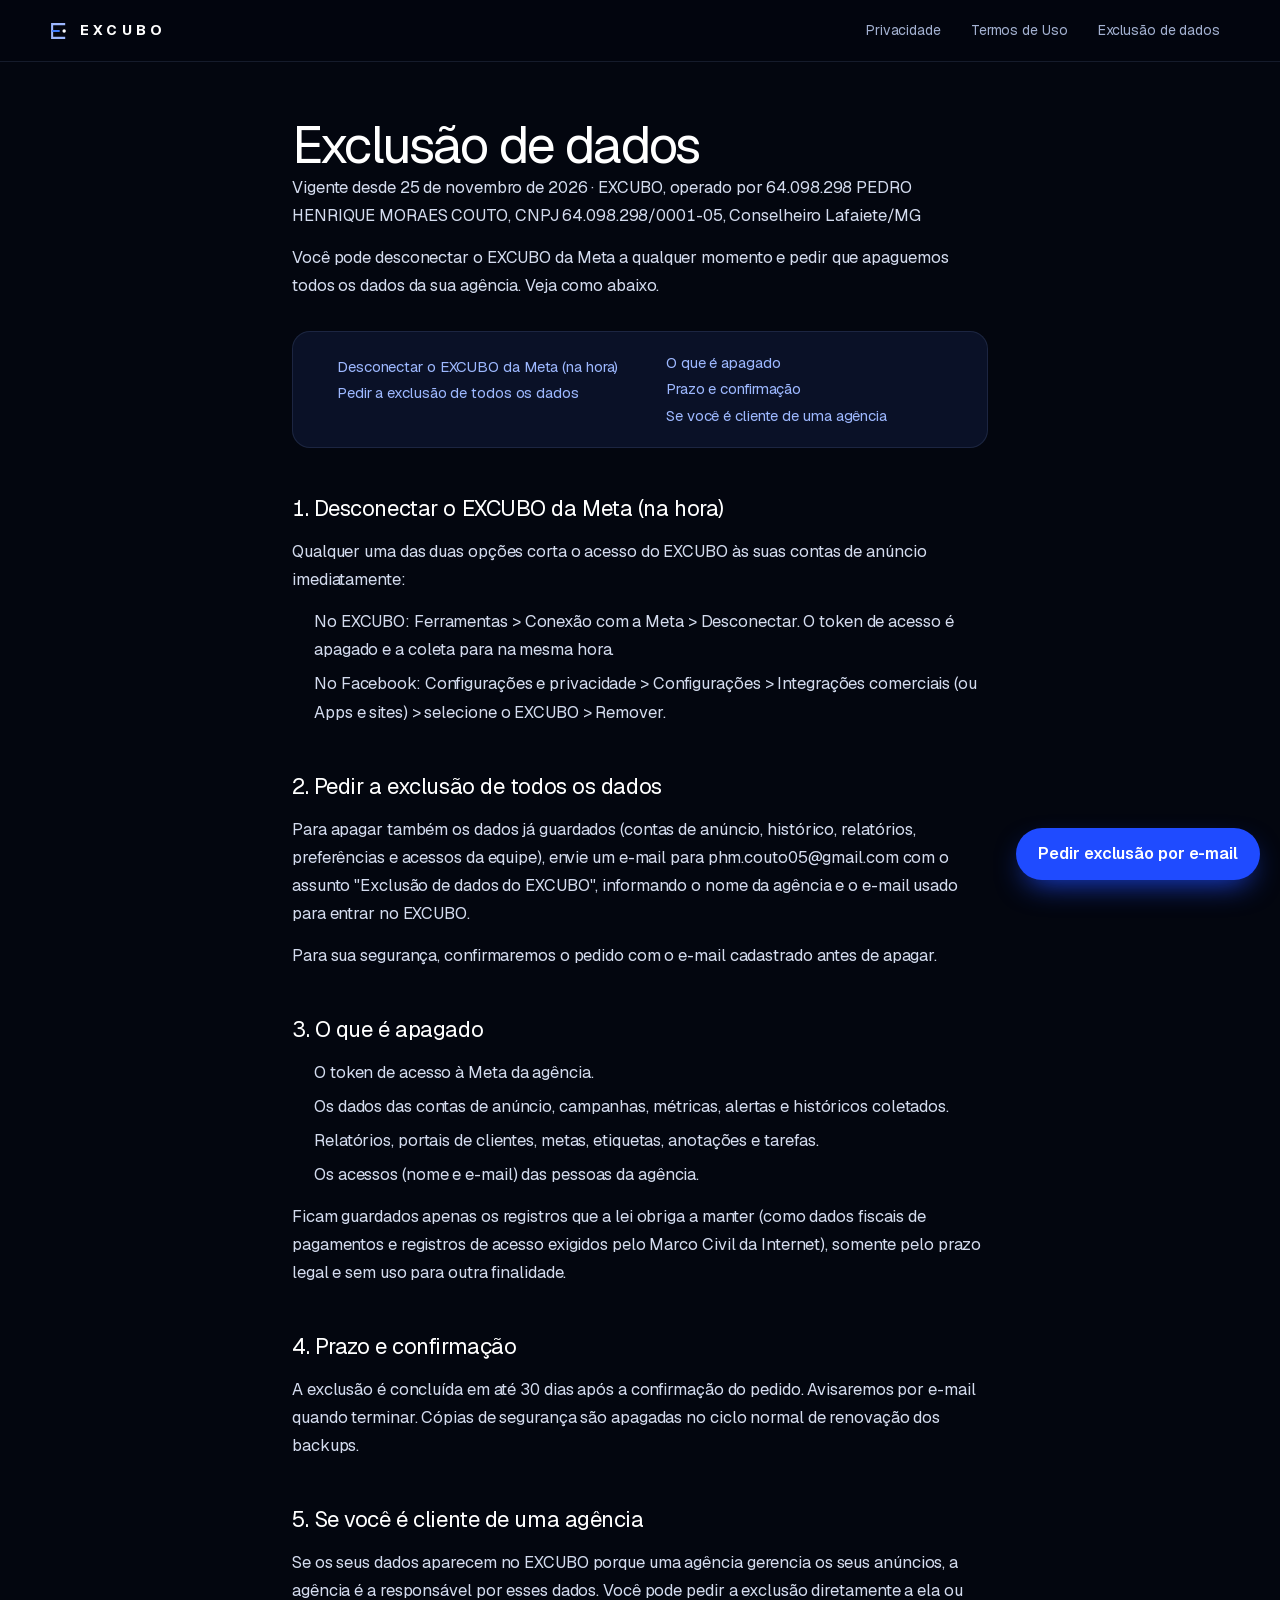
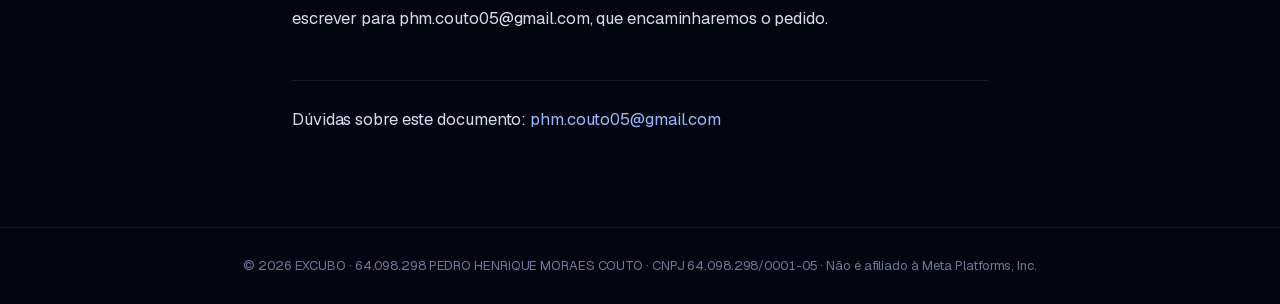
<file: exclusao-de-dados/index.html>
<!DOCTYPE html><html lang="pt-BR" class="__variable_8eaea4 __variable_07d42c __variable_81ca43" data-theme="dark"><head><script>window.EXCUBO_ESTATICO=1</script><meta charSet="utf-8"/><meta name="viewport" content="width=device-width, initial-scale=1, viewport-fit=cover"/><link rel="stylesheet" href="/_next/static/css/ec7a9737db77e510.css" data-precedence="next"/><link rel="stylesheet" href="/_next/static/css/f9b175c18b5f72a6.css" data-precedence="next"/><link rel="stylesheet" href="/_next/static/css/97cf9b93e8e16a44.css" data-precedence="next"/><link rel="preload" as="script" fetchPriority="low" href="/_next/static/chunks/webpack-1ed0c6b71818a840.js"/><script src="/_next/static/chunks/4bd1b696-f785427dddbba9fb.js" async=""></script><script src="/_next/static/chunks/1255-b84741b894bb9354.js" async=""></script><script src="/_next/static/chunks/main-app-2164972e3d89d5d1.js" async=""></script><script src="/_next/static/chunks/app/layout-efc4d0b1fb2fd7ee.js" async=""></script><script src="/_next/static/chunks/app/error-cc340d1f54585553.js" async=""></script><script src="/_next/static/chunks/app/not-found-89865df3e8fac614.js" async=""></script><meta name="theme-color" content="#02040a"/><script>try{var t=localStorage.getItem('fc-theme');if(t!=='light'&&t!=='dark'){t=window.matchMedia&&window.matchMedia('(prefers-color-scheme: light)').matches?'light':'dark'}document.documentElement.setAttribute('data-theme',t)}catch(e){document.documentElement.setAttribute('data-theme','dark')}
try{var b=JSON.parse(localStorage.getItem('vg-branding')||'{}');var r=document.documentElement;if(b.accent&&b.accent.toLowerCase()!=='#3d7bff'){var av=(function(a){var b=/^#?([0-9a-f]{6})$/i.exec(a||"");if(!b)return null;var c=parseInt(b[1],16),d=c>>16&255,e=c>>8&255,f=255&c,g=function(a,b,c){return Math.round(a+(b-a)*c)},h=function(a){var b=a.toString(16);return b.length<2?"0"+b:b},i=function(a){return"#"+h(a[0])+h(a[1])+h(a[2])},j=function(a){return(a/=255)<=.03928?a/12.92:Math.pow((a+.055)/1.055,2.4)},k=function(a){return .2126*j(a[0])+.7152*j(a[1])+.0722*j(a[2])>.3?"#05070b":"#ffffff"},l=[d,e,f],m=[g(d,255,.16),g(e,255,.16),g(f,255,.16)],n=[g(d,0,.22),g(e,0,.22),g(f,0,.22)],o=[g(d,0,.36),g(e,0,.36),g(f,0,.36)];return{"--accent-dark":i(l),"--accent-dark-strong":i(m),"--accent-dark-on":k(l),"--accent-light":i(n),"--accent-light-strong":i(o),"--accent-light-on":k(n),"--color-brand-bright":"#"+b[1]}})(b.accent);if(av){r.setAttribute('data-accent','1');for(var k in av)r.style.setProperty(k,av[k])}}if(b.density==='compact')r.setAttribute('data-density','compact');if(b.motion==='off')r.setAttribute('data-motion','off');if(b.font==='public')r.setAttribute('data-font','public')}catch(e){}
try{if(localStorage.getItem('vg-rail')==='mini')document.documentElement.setAttribute('data-rail','mini')}catch(e){}
try{var gl=localStorage.getItem('vg-glass');if(localStorage.getItem('vg-id')!=='3'){localStorage.setItem('vg-id','3');localStorage.removeItem('vg-glass-claro');if(gl===null||gl==='cidade'||gl==='aurora'){gl=gl===null?null:'horizonte';if(gl)localStorage.setItem('vg-glass',gl)}else if(gl.indexOf('claro')===0){gl='claro-horizonte';localStorage.setItem('vg-glass',gl)}}if(gl===null){gl='horizonte';if(localStorage.getItem('fc-theme')===null)document.documentElement.setAttribute('data-theme','dark')}if(gl==='cidade'||gl==='aurora'||gl==='horizonte')document.documentElement.setAttribute('data-glass',gl);if(gl.indexOf('claro')===0){document.documentElement.setAttribute('data-glass',gl);document.documentElement.setAttribute('data-theme','light')}}catch(e){document.documentElement.setAttribute('data-glass','horizonte')}
try{var hh=new Date().getHours();document.documentElement.setAttribute('data-hora',hh>=5&&hh<12?'manha':hh>=12&&hh<18?'tarde':'noite')}catch(e){}
try{var pth=location.pathname;if(localStorage.getItem('fc-privacy')==='1'&&pth.indexOf('/relatorio')!==0&&pth.indexOf('/resumo')!==0)document.documentElement.setAttribute('data-privacy','1')}catch(e){}</script><script src="/_next/static/chunks/polyfills-42372ed130431b0a.js" noModule=""></script></head><body class="min-h-screen bg-bg font-sans text-ink antialiased"><div hidden=""><!--$?--><template id="B:0"></template><!--/$--></div><div class="vg-bg" aria-hidden="true"></div><div class="lg-page"><style>
.lg-page { min-height: 100vh; background: #03060f; color: #dfe6f7; font-family: var(--font-geist), system-ui, sans-serif; -webkit-font-smoothing: antialiased; }
.lg-top { position: sticky; top: 0; z-index: 5; display: flex; align-items: center; gap: 24px; padding: 14px clamp(16px, 4vw, 48px); background: rgb(3 6 15 / 0.85); backdrop-filter: blur(12px); border-bottom: 1px solid rgb(157 184 255 / 0.12); }
.lg-brand { display: inline-flex; align-items: center; gap: 10px; color: #fff; text-decoration: none; font-weight: 700; letter-spacing: 0.3em; font-size: 14px; }
.lg-top nav { margin-left: auto; display: flex; flex-wrap: wrap; gap: 6px; }
.lg-top nav a { color: #a3b1d1; text-decoration: none; font-size: 14px; padding: 6px 12px; border-radius: 999px; }
.lg-top nav a:hover { color: #fff; background: rgb(255 255 255 / 0.06); }
.lg-main { max-width: 760px; margin: 0 auto; padding: 56px clamp(16px, 4vw, 32px) 80px; }
.lg-main h1 { margin: 0; font-size: clamp(34px, 5vw, 52px); line-height: 1.05; letter-spacing: -0.035em; color: #fff; }
.lg-meta { margin: 14px 0 0; font-size: 14px; color: #8e9bbb; }
.lg-intro { margin: 28px 0 0; font-size: 19px; line-height: 1.6; color: #eef2fb; }
.lg-toc { margin: 32px 0 8px; padding: 20px 24px; border-radius: 18px; background: rgb(20 32 70 / 0.45); border: 1px solid rgb(157 184 255 / 0.12); }
.lg-toc ol { margin: 0; padding-left: 20px; columns: 2; column-gap: 32px; font-size: 15px; }
.lg-toc li { margin: 4px 0; break-inside: avoid; }
.lg-toc a { color: #b9ceff; text-decoration: none; }
.lg-toc a:hover { text-decoration: underline; }
.lg-main section { scroll-margin-top: 80px; }
.lg-main h2 { margin: 44px 0 12px; font-size: 22px; letter-spacing: -0.02em; color: #fff; }
.lg-main p, .lg-list { font-size: 16.5px; line-height: 1.7; color: #d4dcef; margin: 0 0 14px; }
.lg-list { padding-left: 22px; }
.lg-list li { margin: 6px 0; }
.lg-main a { color: #9db8ff; }
.lg-contact { margin-top: 48px !important; padding-top: 24px; border-top: 1px solid rgb(157 184 255 / 0.12); }
.lg-foot { padding: 28px clamp(16px, 4vw, 48px); font-size: 13px; color: #6c7898; border-top: 1px solid rgb(157 184 255 / 0.12); text-align: center; }
@media (max-width: 640px) { .lg-toc ol { columns: 1; } .lg-top nav a { padding: 6px 8px; font-size: 13px; } }
@media print { .lg-top, .lg-toc { display: none; } .lg-page { background: #fff; color: #000; } .lg-main h1, .lg-main h2, .lg-main p, .lg-list { color: #000; } }
</style><header class="lg-top"><a href="/conheca" class="lg-brand" aria-label="EXCUBO, página inicial"><svg width="22" height="22" viewBox="0 0 64 64" aria-hidden="true"><path d="M50 12H12V52H50" fill="none" stroke="#9db8ff" stroke-width="6" stroke-linejoin="miter"></path><path d="M12 32H34" stroke="#3d7bff" stroke-width="6"></path><circle cx="47" cy="32" r="5" fill="#fff"></circle></svg><span>EXCUBO</span></a><nav aria-label="Documentos"><a href="/privacidade">Privacidade</a><a href="/termos">Termos de Uso</a><a href="/exclusao-de-dados">Exclusão de dados</a></nav></header><main class="lg-main"><h1>Exclusão de dados</h1><p class="lg-meta">Vigente desde <!-- -->25 de novembro de 2026<!-- --> · <!-- -->EXCUBO<!-- -->, operado por <!-- -->64.098.298 PEDRO HENRIQUE MORAES COUTO<!-- -->, CNPJ <!-- -->64.098.298/0001-05<!-- -->, <!-- -->Conselheiro Lafaiete<!-- -->/<!-- -->MG</p><p class="lg-intro">Você pode desconectar o EXCUBO da Meta a qualquer momento e pedir que apaguemos todos os dados da sua agência. Veja como abaixo.</p><nav class="lg-toc" aria-label="Neste documento"><ol><li><a href="#desconectar">Desconectar o EXCUBO da Meta (na hora)</a></li><li><a href="#pedir">Pedir a exclusão de todos os dados</a></li><li><a href="#o-que">O que é apagado</a></li><li><a href="#prazo">Prazo e confirmação</a></li><li><a href="#pessoas">Se você é cliente de uma agência</a></li></ol></nav><section id="desconectar"><h2>1<!-- -->. <!-- -->Desconectar o EXCUBO da Meta (na hora)</h2><p>Qualquer uma das duas opções corta o acesso do EXCUBO às suas contas de anúncio imediatamente:</p><ul class="lg-list"><li>No EXCUBO: Ferramentas &gt; Conexão com a Meta &gt; Desconectar. O token de acesso é apagado e a coleta para na mesma hora.</li><li>No Facebook: Configurações e privacidade &gt; Configurações &gt; Integrações comerciais (ou Apps e sites) &gt; selecione o EXCUBO &gt; Remover.</li></ul></section><section id="pedir"><h2>2<!-- -->. <!-- -->Pedir a exclusão de todos os dados</h2><p>Para apagar também os dados já guardados (contas de anúncio, histórico, relatórios, preferências e acessos da equipe), envie um e-mail para phm.couto05@gmail.com com o assunto &quot;Exclusão de dados do EXCUBO&quot;, informando o nome da agência e o e-mail usado para entrar no EXCUBO.</p><p>Para sua segurança, confirmaremos o pedido com o e-mail cadastrado antes de apagar.</p></section><section id="o-que"><h2>3<!-- -->. <!-- -->O que é apagado</h2><ul class="lg-list"><li>O token de acesso à Meta da agência.</li><li>Os dados das contas de anúncio, campanhas, métricas, alertas e históricos coletados.</li><li>Relatórios, portais de clientes, metas, etiquetas, anotações e tarefas.</li><li>Os acessos (nome e e-mail) das pessoas da agência.</li></ul><p>Ficam guardados apenas os registros que a lei obriga a manter (como dados fiscais de pagamentos e registros de acesso exigidos pelo Marco Civil da Internet), somente pelo prazo legal e sem uso para outra finalidade.</p></section><section id="prazo"><h2>4<!-- -->. <!-- -->Prazo e confirmação</h2><p>A exclusão é concluída em até 30 dias após a confirmação do pedido. Avisaremos por e-mail quando terminar. Cópias de segurança são apagadas no ciclo normal de renovação dos backups.</p></section><section id="pessoas"><h2>5<!-- -->. <!-- -->Se você é cliente de uma agência</h2><p>Se os seus dados aparecem no EXCUBO porque uma agência gerencia os seus anúncios, a agência é a responsável por esses dados. Você pode pedir a exclusão diretamente a ela ou escrever para phm.couto05@gmail.com, que encaminharemos o pedido.</p></section><p class="lg-contact">Dúvidas sobre este documento: <a href="mailto:phm.couto05@gmail.com">phm.couto05@gmail.com</a></p></main><footer class="lg-foot">© <!-- -->2026<!-- --> <!-- -->EXCUBO<!-- --> · <!-- -->64.098.298 PEDRO HENRIQUE MORAES COUTO<!-- --> · CNPJ <!-- -->64.098.298/0001-05<!-- --> · Não é afiliado à Meta Platforms, Inc.</footer></div><a href="mailto:phm.couto05@gmail.com?subject=Exclus%C3%A3o%20de%20dados%20do%20EXCUBO&amp;body=Ol%C3%A1!%20Quero%20excluir%20os%20dados%20da%20minha%20ag%C3%AAncia%20do%20EXCUBO.%0A%0ANome%20da%20ag%C3%AAncia%3A%0AE-mail%20de%20acesso%20ao%20EXCUBO%3A%0ABusiness%20Managers%20conectadas%20(se%20souber)%3A%0A" style="position:fixed;right:20px;bottom:20px;padding:14px 22px;border-radius:999px;background:#1f4bff;color:#fff;font-weight:600;text-decoration:none;box-shadow:0 12px 30px -10px rgba(31,75,255,.9);font-family:var(--font-geist), system-ui, sans-serif">Pedir exclusão por e-mail</a><!--$?--><template id="B:1"></template><!--/$--><script>requestAnimationFrame(function(){$RT=performance.now()});</script><script src="/_next/static/chunks/webpack-1ed0c6b71818a840.js" id="_R_" async=""></script><div hidden id="S:1"></div><script>$RB=[];$RV=function(a){$RT=performance.now();for(var b=0;b<a.length;b+=2){var c=a[b],e=a[b+1];null!==e.parentNode&&e.parentNode.removeChild(e);var f=c.parentNode;if(f){var g=c.previousSibling,h=0;do{if(c&&8===c.nodeType){var d=c.data;if("/$"===d||"/&"===d)if(0===h)break;else h--;else"$"!==d&&"$?"!==d&&"$~"!==d&&"$!"!==d&&"&"!==d||h++}d=c.nextSibling;f.removeChild(c);c=d}while(c);for(;e.firstChild;)f.insertBefore(e.firstChild,c);g.data="$";g._reactRetry&&requestAnimationFrame(g._reactRetry)}}a.length=0};
$RC=function(a,b){if(b=document.getElementById(b))(a=document.getElementById(a))?(a.previousSibling.data="$~",$RB.push(a,b),2===$RB.length&&("number"!==typeof $RT?requestAnimationFrame($RV.bind(null,$RB)):(a=performance.now(),setTimeout($RV.bind(null,$RB),2300>a&&2E3<a?2300-a:$RT+300-a)))):b.parentNode.removeChild(b)};$RC("B:1","S:1")</script><title>Exclusão de dados · EXCUBO</title><meta name="description" content="Como pedir a exclusão dos seus dados e desconectar o EXCUBO da Meta."/><meta name="application-name" content="EXCUBO"/><link rel="manifest" href="/manifest.webmanifest"/><meta name="mobile-web-app-capable" content="yes"/><meta name="apple-mobile-web-app-title" content="EXCUBO"/><meta name="apple-mobile-web-app-status-bar-style" content="black-translucent"/><meta property="og:title" content="Exclusão de dados · EXCUBO"/><meta property="og:description" content="Como pedir a exclusão dos seus dados e desconectar o EXCUBO da Meta."/><meta property="og:site_name" content="EXCUBO"/><meta property="og:locale" content="pt_BR"/><meta property="og:image:alt" content="EXCUBO · Monitor de contas Meta Ads"/><meta property="og:image:type" content="image/png"/><meta property="og:image" content="https://excubo-app.github.io/og.png"/><meta property="og:image:width" content="1200"/><meta property="og:image:height" content="630"/><meta property="og:type" content="website"/><meta name="twitter:card" content="summary_large_image"/><meta name="twitter:title" content="Exclusão de dados · EXCUBO"/><meta name="twitter:description" content="Como pedir a exclusão dos seus dados e desconectar o EXCUBO da Meta."/><meta name="twitter:image:alt" content="EXCUBO · Monitor de contas Meta Ads"/><meta name="twitter:image:type" content="image/png"/><meta name="twitter:image" content="https://excubo-app.github.io/og.png"/><meta name="twitter:image:width" content="1200"/><meta name="twitter:image:height" content="630"/><link rel="shortcut icon" href="/icon-vigilo.png?v=3.0"/><link rel="icon" href="/icon-vigilo.png?v=3.0" type="image/png" sizes="256x256"/><link rel="apple-touch-icon" href="/apple-icon.png?v=3.0"/><script>document.querySelectorAll('body link[rel="icon"], body link[rel="apple-touch-icon"]').forEach(el => document.head.appendChild(el))</script><div hidden id="S:0"></div><script>$RC("B:0","S:0")</script><script>(self.__next_f=self.__next_f||[]).push([0])</script><script>self.__next_f.push([1,"1:\"$Sreact.fragment\"\n7:I[7150,[],\"\"]\n8:I[1463,[\"7177\",\"static/chunks/app/layout-efc4d0b1fb2fd7ee.js\"],\"default\"]\n9:I[4840,[\"7177\",\"static/chunks/app/layout-efc4d0b1fb2fd7ee.js\"],\"default\"]\na:I[9766,[],\"\"]\nb:I[6564,[\"8039\",\"static/chunks/app/error-cc340d1f54585553.js\"],\"default\"]\nc:I[8924,[],\"\"]\nd:I[8667,[\"4345\",\"static/chunks/app/not-found-89865df3e8fac614.js\"],\"VigiloMark\"]\ne:I[8667,[\"4345\",\"static/chunks/app/not-found-89865df3e8fac614.js\"],\"Wordmark\"]\nf:I[2619,[\"4345\",\"static/chunks/app/not-found-89865df3e8fac614.js\"],\"\"]\n1c:I[4431,[],\"ViewportBoundary\"]\n1e:I[4431,[],\"MetadataBoundary\"]\n1f:\"$Sreact.suspense\"\n21:I[4431,[],\"OutletBoundary\"]\n23:I[5278,[],\"AsyncMetadataOutlet\"]\n25:I[622,[],\"IconMark\"]\n:HL[\"/_next/static/css/ec7a9737db77e510.css\",\"style\"]\n:HL[\"/_next/static/css/f9b175c18b5f72a6.css\",\"style\"]\n:HL[\"/_next/static/css/97cf9b93e8e16a44.css\",\"style\"]\n2:Tad9,"])</script><script>self.__next_f.push([1,"try{var t=localStorage.getItem('fc-theme');if(t!=='light'\u0026\u0026t!=='dark'){t=window.matchMedia\u0026\u0026window.matchMedia('(prefers-color-scheme: light)').matches?'light':'dark'}document.documentElement.setAttribute('data-theme',t)}catch(e){document.documentElement.setAttribute('data-theme','dark')}\ntry{var b=JSON.parse(localStorage.getItem('vg-branding')||'{}');var r=document.documentElement;if(b.accent\u0026\u0026b.accent.toLowerCase()!=='#3d7bff'){var av=(function(a){var b=/^#?([0-9a-f]{6})$/i.exec(a||\"\");if(!b)return null;var c=parseInt(b[1],16),d=c\u003e\u003e16\u0026255,e=c\u003e\u003e8\u0026255,f=255\u0026c,g=function(a,b,c){return Math.round(a+(b-a)*c)},h=function(a){var b=a.toString(16);return b.length\u003c2?\"0\"+b:b},i=function(a){return\"#\"+h(a[0])+h(a[1])+h(a[2])},j=function(a){return(a/=255)\u003c=.03928?a/12.92:Math.pow((a+.055)/1.055,2.4)},k=function(a){return .2126*j(a[0])+.7152*j(a[1])+.0722*j(a[2])\u003e.3?\"#05070b\":\"#ffffff\"},l=[d,e,f],m=[g(d,255,.16),g(e,255,.16),g(f,255,.16)],n=[g(d,0,.22),g(e,0,.22),g(f,0,.22)],o=[g(d,0,.36),g(e,0,.36),g(f,0,.36)];return{\"--accent-dark\":i(l),\"--accent-dark-strong\":i(m),\"--accent-dark-on\":k(l),\"--accent-light\":i(n),\"--accent-light-strong\":i(o),\"--accent-light-on\":k(n),\"--color-brand-bright\":\"#\"+b[1]}})(b.accent);if(av){r.setAttribute('data-accent','1');for(var k in av)r.style.setProperty(k,av[k])}}if(b.density==='compact')r.setAttribute('data-density','compact');if(b.motion==='off')r.setAttribute('data-motion','off');if(b.font==='public')r.setAttribute('data-font','public')}catch(e){}\ntry{if(localStorage.getItem('vg-rail')==='mini')document.documentElement.setAttribute('data-rail','mini')}catch(e){}\ntry{var gl=localStorage.getItem('vg-glass');if(localStorage.getItem('vg-id')!=='3'){localStorage.setItem('vg-id','3');localStorage.removeItem('vg-glass-claro');if(gl===null||gl==='cidade'||gl==='aurora'){gl=gl===null?null:'horizonte';if(gl)localStorage.setItem('vg-glass',gl)}else if(gl.indexOf('claro')===0){gl='claro-horizonte';localStorage.setItem('vg-glass',gl)}}if(gl===null){gl='horizonte';if(localStorage.getItem('fc-theme')===null)document.documentElement.setAttribute('data-theme','dark')}if(gl==='cidade'||gl==='aurora'||gl==='horizonte')document.documentElement.setAttribute('data-glass',gl);if(gl.indexOf('claro')===0){document.documentElement.setAttribute('data-glass',gl);document.documentElement.setAttribute('data-theme','light')}}catch(e){document.documentElement.setAttribute('data-glass','horizonte')}\ntry{var hh=new Date().getHours();document.documentElement.setAttribute('data-hora',hh\u003e=5\u0026\u0026hh\u003c12?'manha':hh\u003e=12\u0026\u0026hh\u003c18?'tarde':'noite')}catch(e){}\ntry{var pth=location.pathname;if(localStorage.getItem('fc-privacy')==='1'\u0026\u0026pth.indexOf('/relatorio')!==0\u0026\u0026pth.indexOf('/resumo')!==0)document.documentElement.setAttribute('data-privacy','1')}catch(e){}"])</script><script>self.__next_f.push([1,"0:{\"P\":null,\"b\":\"_5W-W0ZpzEIH0RvvnC-sV\",\"p\":\"\",\"c\":[\"\",\"exclusao-de-dados\"],\"i\":false,\"f\":[[[\"\",{\"children\":[\"exclusao-de-dados\",{\"children\":[\"__PAGE__\",{}]}]},\"$undefined\",\"$undefined\",true],[\"\",[\"$\",\"$1\",\"c\",{\"children\":[[[\"$\",\"link\",\"0\",{\"rel\":\"stylesheet\",\"href\":\"/_next/static/css/ec7a9737db77e510.css\",\"precedence\":\"next\",\"crossOrigin\":\"$undefined\",\"nonce\":\"$undefined\"}],[\"$\",\"link\",\"1\",{\"rel\":\"stylesheet\",\"href\":\"/_next/static/css/f9b175c18b5f72a6.css\",\"precedence\":\"next\",\"crossOrigin\":\"$undefined\",\"nonce\":\"$undefined\"}],[\"$\",\"link\",\"2\",{\"rel\":\"stylesheet\",\"href\":\"/_next/static/css/97cf9b93e8e16a44.css\",\"precedence\":\"next\",\"crossOrigin\":\"$undefined\",\"nonce\":\"$undefined\"}]],[\"$\",\"html\",null,{\"lang\":\"pt-BR\",\"className\":\"__variable_8eaea4 __variable_07d42c __variable_81ca43\",\"data-theme\":\"dark\",\"suppressHydrationWarning\":true,\"children\":[[\"$\",\"head\",null,{\"children\":[\"$\",\"script\",null,{\"dangerouslySetInnerHTML\":{\"__html\":\"$2\"}}]}],\"$L3\"]}]]}],{\"children\":[\"exclusao-de-dados\",\"$L4\",{\"children\":[\"__PAGE__\",\"$L5\",{},null,false]},null,false]},null,false],\"$L6\",false]],\"m\":\"$undefined\",\"G\":[\"$7\",[]],\"s\":false,\"S\":false}\n"])</script><script>self.__next_f.push([1,"3:[\"$\",\"body\",null,{\"className\":\"min-h-screen bg-bg font-sans text-ink antialiased\",\"children\":[[\"$\",\"div\",null,{\"className\":\"vg-bg\",\"aria-hidden\":\"true\"}],[\"$\",\"$L8\",null,{}],[\"$\",\"$L9\",null,{}],[\"$\",\"$La\",null,{\"parallelRouterKey\":\"children\",\"error\":\"$b\",\"errorStyles\":[],\"errorScripts\":[],\"template\":[\"$\",\"$Lc\",null,{}],\"templateStyles\":\"$undefined\",\"templateScripts\":\"$undefined\",\"notFound\":[[\"$\",\"div\",null,{\"className\":\"force-dark vg-stage flex min-h-screen flex-col items-center justify-center px-6 text-center text-rail-ink\",\"children\":[[\"$\",\"$Ld\",null,{\"size\":84}],[\"$\",\"$Le\",null,{\"className\":\"mt-6 block text-[26px]\"}],[\"$\",\"div\",null,{\"className\":\"num mt-8 text-[13px] uppercase tracking-[0.3em] text-[#7fb2ff]\",\"children\":\"Erro 404\"}],[\"$\",\"h1\",null,{\"className\":\"title-display mt-3 text-2xl\",\"children\":\"Essa página não existe\"}],[\"$\",\"p\",null,{\"className\":\"mt-2 max-w-sm text-sm text-rail-muted\",\"children\":\"O endereço pode ter mudado ou foi digitado errado. Nada foi alterado nas suas contas.\"}],[\"$\",\"$Lf\",null,{\"href\":\"/\",\"className\":\"btn btn-primary mt-8\",\"children\":\"Voltar ao painel\"}]]}],[]],\"forbidden\":\"$undefined\",\"unauthorized\":\"$undefined\"}]]}]\n"])</script><script>self.__next_f.push([1,"4:[\"$\",\"$1\",\"c\",{\"children\":[null,[\"$\",\"$La\",null,{\"parallelRouterKey\":\"children\",\"error\":\"$undefined\",\"errorStyles\":\"$undefined\",\"errorScripts\":\"$undefined\",\"template\":[\"$\",\"$Lc\",null,{}],\"templateStyles\":\"$undefined\",\"templateScripts\":\"$undefined\",\"notFound\":\"$undefined\",\"forbidden\":\"$undefined\",\"unauthorized\":\"$undefined\"}]]}]\n10:T992,"])</script><script>self.__next_f.push([1,"\n.lg-page { min-height: 100vh; background: #03060f; color: #dfe6f7; font-family: var(--font-geist), system-ui, sans-serif; -webkit-font-smoothing: antialiased; }\n.lg-top { position: sticky; top: 0; z-index: 5; display: flex; align-items: center; gap: 24px; padding: 14px clamp(16px, 4vw, 48px); background: rgb(3 6 15 / 0.85); backdrop-filter: blur(12px); border-bottom: 1px solid rgb(157 184 255 / 0.12); }\n.lg-brand { display: inline-flex; align-items: center; gap: 10px; color: #fff; text-decoration: none; font-weight: 700; letter-spacing: 0.3em; font-size: 14px; }\n.lg-top nav { margin-left: auto; display: flex; flex-wrap: wrap; gap: 6px; }\n.lg-top nav a { color: #a3b1d1; text-decoration: none; font-size: 14px; padding: 6px 12px; border-radius: 999px; }\n.lg-top nav a:hover { color: #fff; background: rgb(255 255 255 / 0.06); }\n.lg-main { max-width: 760px; margin: 0 auto; padding: 56px clamp(16px, 4vw, 32px) 80px; }\n.lg-main h1 { margin: 0; font-size: clamp(34px, 5vw, 52px); line-height: 1.05; letter-spacing: -0.035em; color: #fff; }\n.lg-meta { margin: 14px 0 0; font-size: 14px; color: #8e9bbb; }\n.lg-intro { margin: 28px 0 0; font-size: 19px; line-height: 1.6; color: #eef2fb; }\n.lg-toc { margin: 32px 0 8px; padding: 20px 24px; border-radius: 18px; background: rgb(20 32 70 / 0.45); border: 1px solid rgb(157 184 255 / 0.12); }\n.lg-toc ol { margin: 0; padding-left: 20px; columns: 2; column-gap: 32px; font-size: 15px; }\n.lg-toc li { margin: 4px 0; break-inside: avoid; }\n.lg-toc a { color: #b9ceff; text-decoration: none; }\n.lg-toc a:hover { text-decoration: underline; }\n.lg-main section { scroll-margin-top: 80px; }\n.lg-main h2 { margin: 44px 0 12px; font-size: 22px; letter-spacing: -0.02em; color: #fff; }\n.lg-main p, .lg-list { font-size: 16.5px; line-height: 1.7; color: #d4dcef; margin: 0 0 14px; }\n.lg-list { padding-left: 22px; }\n.lg-list li { margin: 6px 0; }\n.lg-main a { color: #9db8ff; }\n.lg-contact { margin-top: 48px !important; padding-top: 24px; border-top: 1px solid rgb(157 184 255 / 0.12); }\n.lg-foot { padding: 28px clamp(16px, 4vw, 48px); font-size: 13px; color: #6c7898; border-top: 1px solid rgb(157 184 255 / 0.12); text-align: center; }\n@media (max-width: 640px) { .lg-toc ol { columns: 1; } .lg-top nav a { padding: 6px 8px; font-size: 13px; } }\n@media print { .lg-top, .lg-toc { display: none; } .lg-page { background: #fff; color: #000; } .lg-main h1, .lg-main h2, .lg-main p, .lg-list { color: #000; } }\n"])</script><script>self.__next_f.push([1,"5:[\"$\",\"$1\",\"c\",{\"children\":[[[\"$\",\"div\",null,{\"className\":\"lg-page\",\"children\":[[\"$\",\"style\",null,{\"children\":\"$10\"}],[\"$\",\"header\",null,{\"className\":\"lg-top\",\"children\":[[\"$\",\"a\",null,{\"href\":\"/conheca\",\"className\":\"lg-brand\",\"aria-label\":\"EXCUBO, página inicial\",\"children\":[[\"$\",\"svg\",null,{\"width\":\"22\",\"height\":\"22\",\"viewBox\":\"0 0 64 64\",\"aria-hidden\":\"true\",\"children\":[[\"$\",\"path\",null,{\"d\":\"M50 12H12V52H50\",\"fill\":\"none\",\"stroke\":\"#9db8ff\",\"strokeWidth\":\"6\",\"strokeLinejoin\":\"miter\"}],[\"$\",\"path\",null,{\"d\":\"M12 32H34\",\"stroke\":\"#3d7bff\",\"strokeWidth\":\"6\"}],[\"$\",\"circle\",null,{\"cx\":\"47\",\"cy\":\"32\",\"r\":\"5\",\"fill\":\"#fff\"}]]}],[\"$\",\"span\",null,{\"children\":\"EXCUBO\"}]]}],[\"$\",\"nav\",null,{\"aria-label\":\"Documentos\",\"children\":[[\"$\",\"a\",\"/privacidade\",{\"href\":\"/privacidade\",\"children\":\"Privacidade\"}],[\"$\",\"a\",\"/termos\",{\"href\":\"/termos\",\"children\":\"Termos de Uso\"}],[\"$\",\"a\",\"/exclusao-de-dados\",{\"href\":\"/exclusao-de-dados\",\"children\":\"Exclusão de dados\"}]]}]]}],[\"$\",\"main\",null,{\"className\":\"lg-main\",\"children\":[[\"$\",\"h1\",null,{\"children\":\"Exclusão de dados\"}],[\"$\",\"p\",null,{\"className\":\"lg-meta\",\"children\":[\"Vigente desde \",\"25 de novembro de 2026\",\" · \",\"EXCUBO\",\", operado por \",\"64.098.298 PEDRO HENRIQUE MORAES COUTO\",\", CNPJ \",\"64.098.298/0001-05\",\", \",\"Conselheiro Lafaiete\",\"/\",\"MG\"]}],\"$L11\",\"$L12\",[\"$L13\",\"$L14\",\"$L15\",\"$L16\",\"$L17\"],\"$L18\"]}],\"$L19\"]}],\"$L1a\"],null,\"$L1b\"]}]\n"])</script><script>self.__next_f.push([1,"6:[\"$\",\"$1\",\"h\",{\"children\":[null,[[\"$\",\"$L1c\",null,{\"children\":\"$L1d\"}],null],[\"$\",\"$L1e\",null,{\"children\":[\"$\",\"div\",null,{\"hidden\":true,\"children\":[\"$\",\"$1f\",null,{\"fallback\":null,\"children\":\"$L20\"}]}]}]]}]\n11:[\"$\",\"p\",null,{\"className\":\"lg-intro\",\"children\":\"Você pode desconectar o EXCUBO da Meta a qualquer momento e pedir que apaguemos todos os dados da sua agência. Veja como abaixo.\"}]\n12:[\"$\",\"nav\",null,{\"className\":\"lg-toc\",\"aria-label\":\"Neste documento\",\"children\":[\"$\",\"ol\",null,{\"children\":[[\"$\",\"li\",\"desconectar\",{\"children\":[\"$\",\"a\",null,{\"href\":\"#desconectar\",\"children\":\"Desconectar o EXCUBO da Meta (na hora)\"}]}],[\"$\",\"li\",\"pedir\",{\"children\":[\"$\",\"a\",null,{\"href\":\"#pedir\",\"children\":\"Pedir a exclusão de todos os dados\"}]}],[\"$\",\"li\",\"o-que\",{\"children\":[\"$\",\"a\",null,{\"href\":\"#o-que\",\"children\":\"O que é apagado\"}]}],[\"$\",\"li\",\"prazo\",{\"children\":[\"$\",\"a\",null,{\"href\":\"#prazo\",\"children\":\"Prazo e confirmação\"}]}],[\"$\",\"li\",\"pessoas\",{\"children\":[\"$\",\"a\",null,{\"href\":\"#pessoas\",\"children\":\"Se você é cliente de uma agência\"}]}]]}]}]\n"])</script><script>self.__next_f.push([1,"13:[\"$\",\"section\",\"desconectar\",{\"id\":\"desconectar\",\"children\":[[\"$\",\"h2\",null,{\"children\":[1,\". \",\"Desconectar o EXCUBO da Meta (na hora)\"]}],[[\"$\",\"p\",\"0\",{\"children\":\"Qualquer uma das duas opções corta o acesso do EXCUBO às suas contas de anúncio imediatamente:\"}],[\"$\",\"ul\",\"1\",{\"className\":\"lg-list\",\"children\":[[\"$\",\"li\",\"No EXCUBO: Ferramentas \u003e Conexão com a Meta \u003e Desconectar. O token de acesso é apagado e a coleta para na mesma hora.\",{\"children\":\"No EXCUBO: Ferramentas \u003e Conexão com a Meta \u003e Desconectar. O token de acesso é apagado e a coleta para na mesma hora.\"}],[\"$\",\"li\",\"No Facebook: Configurações e privacidade \u003e Configurações \u003e Integrações comerciais (ou Apps e sites) \u003e selecione o EXCUBO \u003e Remover.\",{\"children\":\"No Facebook: Configurações e privacidade \u003e Configurações \u003e Integrações comerciais (ou Apps e sites) \u003e selecione o EXCUBO \u003e Remover.\"}]]}]]]}]\n"])</script><script>self.__next_f.push([1,"14:[\"$\",\"section\",\"pedir\",{\"id\":\"pedir\",\"children\":[[\"$\",\"h2\",null,{\"children\":[2,\". \",\"Pedir a exclusão de todos os dados\"]}],[[\"$\",\"p\",\"0\",{\"children\":\"Para apagar também os dados já guardados (contas de anúncio, histórico, relatórios, preferências e acessos da equipe), envie um e-mail para phm.couto05@gmail.com com o assunto \\\"Exclusão de dados do EXCUBO\\\", informando o nome da agência e o e-mail usado para entrar no EXCUBO.\"}],[\"$\",\"p\",\"1\",{\"children\":\"Para sua segurança, confirmaremos o pedido com o e-mail cadastrado antes de apagar.\"}]]]}]\n"])</script><script>self.__next_f.push([1,"15:[\"$\",\"section\",\"o-que\",{\"id\":\"o-que\",\"children\":[[\"$\",\"h2\",null,{\"children\":[3,\". \",\"O que é apagado\"]}],[[\"$\",\"ul\",\"0\",{\"className\":\"lg-list\",\"children\":[[\"$\",\"li\",\"O token de acesso à Meta da agência.\",{\"children\":\"O token de acesso à Meta da agência.\"}],[\"$\",\"li\",\"Os dados das contas de anúncio, campanhas, métricas, alertas e históricos coletados.\",{\"children\":\"Os dados das contas de anúncio, campanhas, métricas, alertas e históricos coletados.\"}],[\"$\",\"li\",\"Relatórios, portais de clientes, metas, etiquetas, anotações e tarefas.\",{\"children\":\"Relatórios, portais de clientes, metas, etiquetas, anotações e tarefas.\"}],[\"$\",\"li\",\"Os acessos (nome e e-mail) das pessoas da agência.\",{\"children\":\"Os acessos (nome e e-mail) das pessoas da agência.\"}]]}],[\"$\",\"p\",\"1\",{\"children\":\"Ficam guardados apenas os registros que a lei obriga a manter (como dados fiscais de pagamentos e registros de acesso exigidos pelo Marco Civil da Internet), somente pelo prazo legal e sem uso para outra finalidade.\"}]]]}]\n"])</script><script>self.__next_f.push([1,"16:[\"$\",\"section\",\"prazo\",{\"id\":\"prazo\",\"children\":[[\"$\",\"h2\",null,{\"children\":[4,\". \",\"Prazo e confirmação\"]}],[[\"$\",\"p\",\"0\",{\"children\":\"A exclusão é concluída em até 30 dias após a confirmação do pedido. Avisaremos por e-mail quando terminar. Cópias de segurança são apagadas no ciclo normal de renovação dos backups.\"}]]]}]\n17:[\"$\",\"section\",\"pessoas\",{\"id\":\"pessoas\",\"children\":[[\"$\",\"h2\",null,{\"children\":[5,\". \",\"Se você é cliente de uma agência\"]}],[[\"$\",\"p\",\"0\",{\"children\":\"Se os seus dados aparecem no EXCUBO porque uma agência gerencia os seus anúncios, a agência é a responsável por esses dados. Você pode pedir a exclusão diretamente a ela ou escrever para phm.couto05@gmail.com, que encaminharemos o pedido.\"}]]]}]\n18:[\"$\",\"p\",null,{\"className\":\"lg-contact\",\"children\":[\"Dúvidas sobre este documento: \",[\"$\",\"a\",null,{\"href\":\"mailto:phm.couto05@gmail.com\",\"children\":\"phm.couto05@gmail.com\"}]]}]\n19:[\"$\",\"footer\",null,{\"className\":\"lg-foot\",\"children\":[\"© \",2026,\" \",\"EXCUBO\",\" · \",\"64.098.298 PEDRO HENRIQUE MORAES COUTO\",\" · CNPJ \",\"64.098.298/0001-05\",\" · Não é afiliado à Meta Platforms, Inc.\"]}]\n1a:[\"$\",\"a\",null,{\"href\":\"mailto:phm.couto05@gmail.com?subject=Exclus%C3%A3o%20de%20dados%20do%20EXCUBO\u0026body=Ol%C3%A1!%20Quero%20excluir%20os%20dados%20da%20minha%20ag%C3%AAncia%20do%20EXCUBO.%0A%0ANome%20da%20ag%C3%AAncia%3A%0AE-mail%20de%20acesso%20ao%20EXCUBO%3A%0ABusiness%20Managers%20conectadas%20(se%20souber)%3A%0A\",\"style\":{\"position\":\"fixed\",\"right\":20,\"bottom\":20,\"padding\":\"14px 22px\",\"borderRadius\":999,\"background\":\"#1f4bff\",\"color\":\"#fff\",\"fontWeight\":600,\"textDecoration\":\"none\",\"boxShadow\":\"0 12px 30px -10px rgba(31,75,255,.9)\",\"fontFamily\":\"var(--font-geist), system-ui, sans-serif\"},\"children\":\"Pedir exclusão por e-mail\"}]\n1b:[\"$\",\"$L21\",null,{\"children\":[\"$L22\",[\"$\",\"$L23\",null,{\"promise\":\"$@24\"}]]}]\n1d:[[\"$\",\"meta\",\"0\",{\"charSet\":\"utf-8\"}],[\"$\",\"meta\",\"1\",{\"name\":\"viewport\",\"content\":\"width=device-width, initial-scale=1, viewport-fit=cover\"}],[\"$\",\"meta\",\"2\",{\"name\":\"them"])</script><script>self.__next_f.push([1,"e-color\",\"content\":\"#02040a\"}]]\n22:null\n"])</script><script>self.__next_f.push([1,"24:{\"metadata\":[[\"$\",\"title\",\"0\",{\"children\":\"Exclusão de dados · EXCUBO\"}],[\"$\",\"meta\",\"1\",{\"name\":\"description\",\"content\":\"Como pedir a exclusão dos seus dados e desconectar o EXCUBO da Meta.\"}],[\"$\",\"meta\",\"2\",{\"name\":\"application-name\",\"content\":\"EXCUBO\"}],[\"$\",\"link\",\"3\",{\"rel\":\"manifest\",\"href\":\"/manifest.webmanifest\",\"crossOrigin\":\"$undefined\"}],[\"$\",\"meta\",\"4\",{\"name\":\"mobile-web-app-capable\",\"content\":\"yes\"}],[\"$\",\"meta\",\"5\",{\"name\":\"apple-mobile-web-app-title\",\"content\":\"EXCUBO\"}],[\"$\",\"meta\",\"6\",{\"name\":\"apple-mobile-web-app-status-bar-style\",\"content\":\"black-translucent\"}],[\"$\",\"meta\",\"7\",{\"property\":\"og:title\",\"content\":\"Exclusão de dados · EXCUBO\"}],[\"$\",\"meta\",\"8\",{\"property\":\"og:description\",\"content\":\"Como pedir a exclusão dos seus dados e desconectar o EXCUBO da Meta.\"}],[\"$\",\"meta\",\"9\",{\"property\":\"og:site_name\",\"content\":\"EXCUBO\"}],[\"$\",\"meta\",\"10\",{\"property\":\"og:locale\",\"content\":\"pt_BR\"}],[\"$\",\"meta\",\"11\",{\"property\":\"og:image:alt\",\"content\":\"EXCUBO · Monitor de contas Meta Ads\"}],[\"$\",\"meta\",\"12\",{\"property\":\"og:image:type\",\"content\":\"image/png\"}],[\"$\",\"meta\",\"13\",{\"property\":\"og:image\",\"content\":\"https://excubo-app.github.io/og.png\"}],[\"$\",\"meta\",\"14\",{\"property\":\"og:image:width\",\"content\":\"1200\"}],[\"$\",\"meta\",\"15\",{\"property\":\"og:image:height\",\"content\":\"630\"}],[\"$\",\"meta\",\"16\",{\"property\":\"og:type\",\"content\":\"website\"}],[\"$\",\"meta\",\"17\",{\"name\":\"twitter:card\",\"content\":\"summary_large_image\"}],[\"$\",\"meta\",\"18\",{\"name\":\"twitter:title\",\"content\":\"Exclusão de dados · EXCUBO\"}],[\"$\",\"meta\",\"19\",{\"name\":\"twitter:description\",\"content\":\"Como pedir a exclusão dos seus dados e desconectar o EXCUBO da Meta.\"}],[\"$\",\"meta\",\"20\",{\"name\":\"twitter:image:alt\",\"content\":\"EXCUBO · Monitor de contas Meta Ads\"}],[\"$\",\"meta\",\"21\",{\"name\":\"twitter:image:type\",\"content\":\"image/png\"}],[\"$\",\"meta\",\"22\",{\"name\":\"twitter:image\",\"content\":\"https://excubo-app.github.io/og.png\"}],[\"$\",\"meta\",\"23\",{\"name\":\"twitter:image:width\",\"content\":\"1200\"}],[\"$\",\"meta\",\"24\",{\"name\":\"twitter:image:height\",\"content\":\"630\"}],[\"$\",\"link\",\"25\",{\"rel\":\"shortcut icon\",\"href\":\"/icon-vigilo.png?v=3.0\"}],[\"$\",\"link\",\"26\",{\"rel\":\"icon\",\"href\":\"/icon-vigilo.png?v=3.0\",\"type\":\"image/png\",\"sizes\":\"256x256\"}],[\"$\",\"link\",\"27\",{\"rel\":\"apple-touch-icon\",\"href\":\"/apple-icon.png?v=3.0\"}],[\"$\",\"$L25\",\"28\",{}]],\"error\":null,\"digest\":\"$undefined\"}\n"])</script><script>self.__next_f.push([1,"20:\"$24:metadata\"\n"])</script></body></html>
</file>
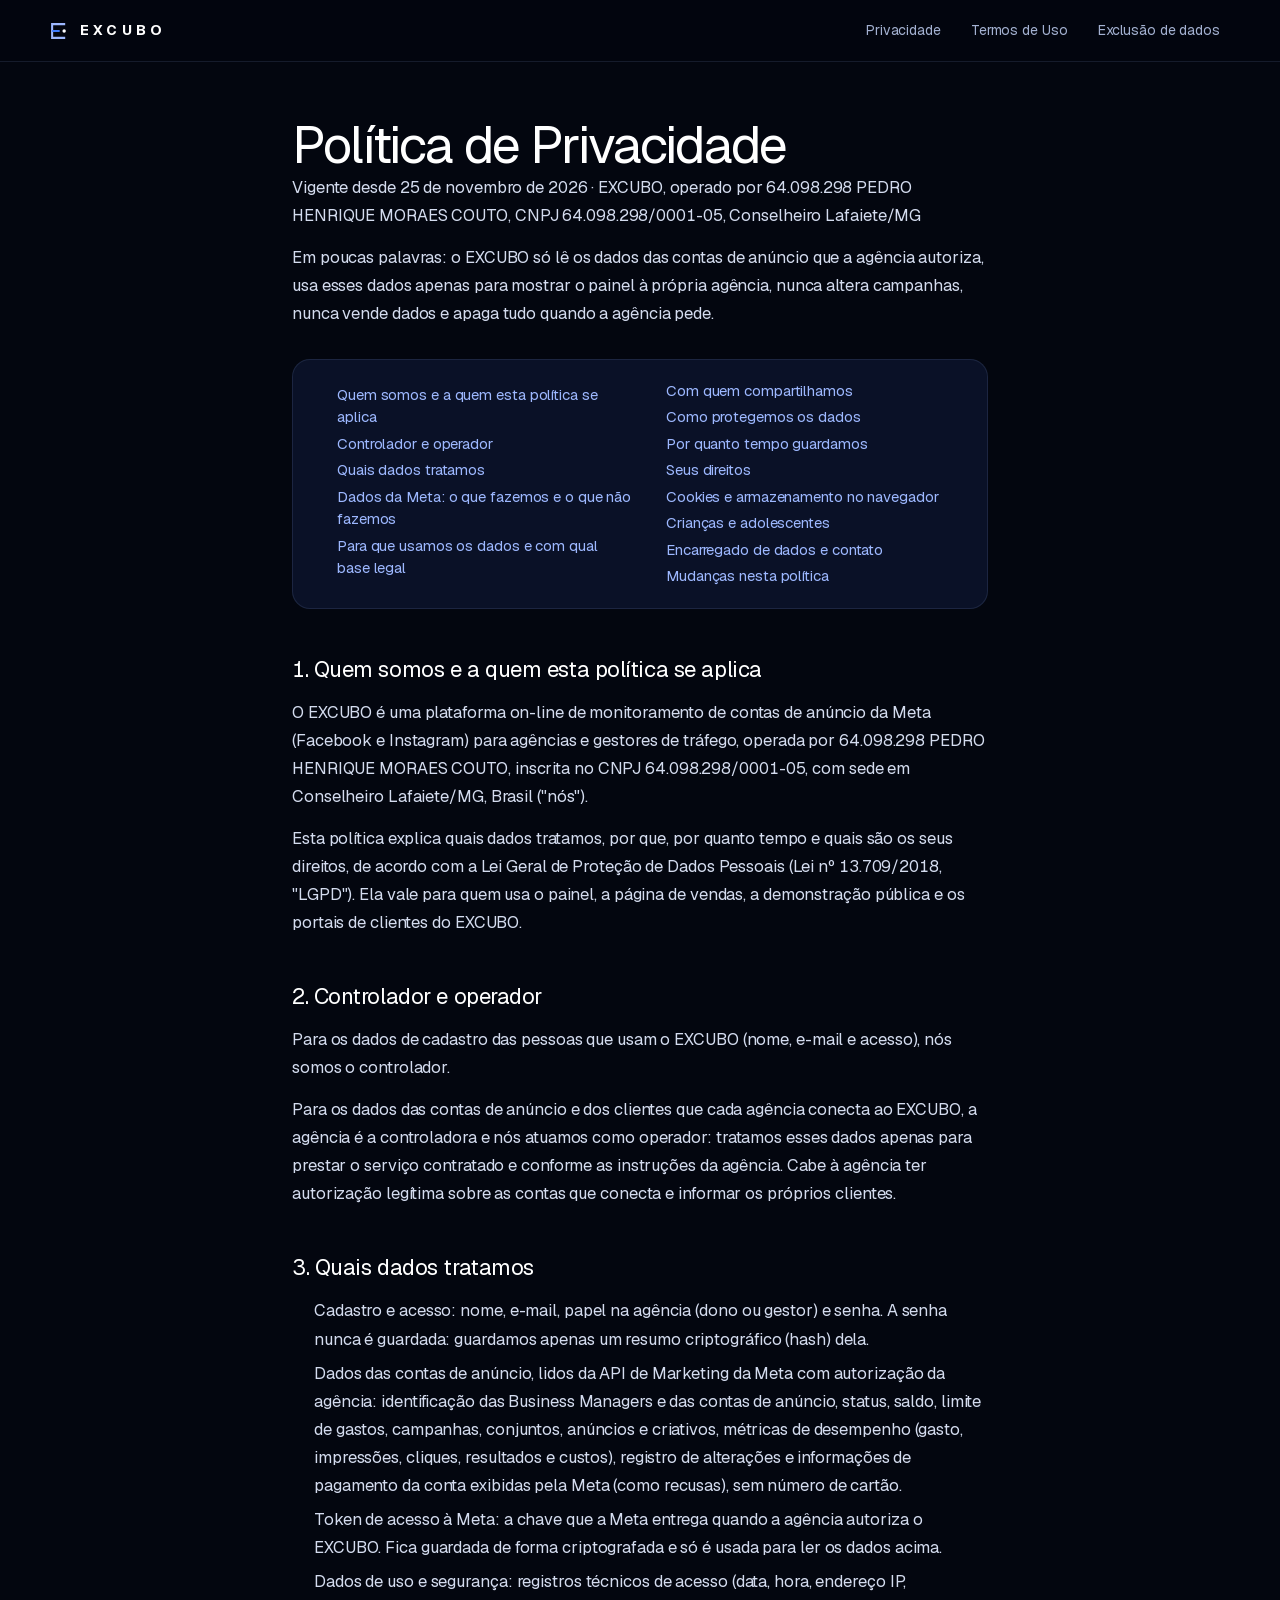
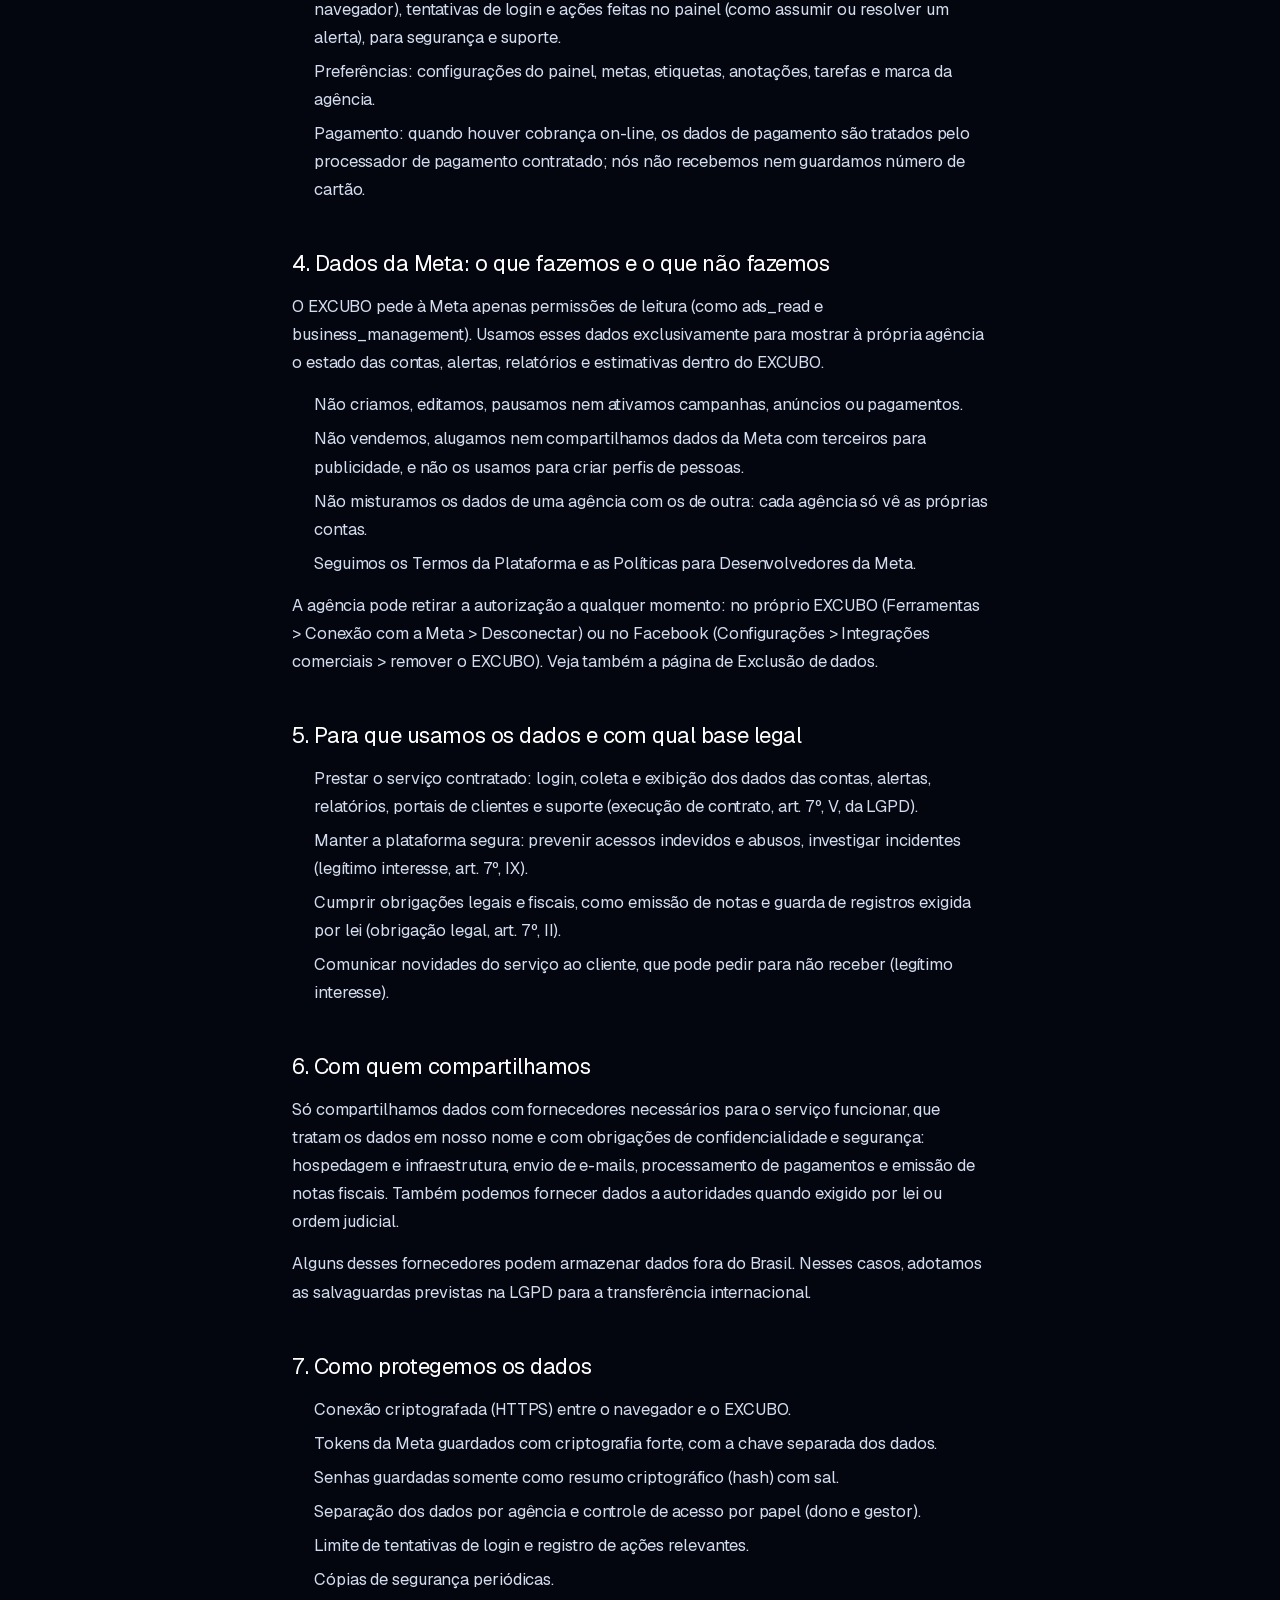
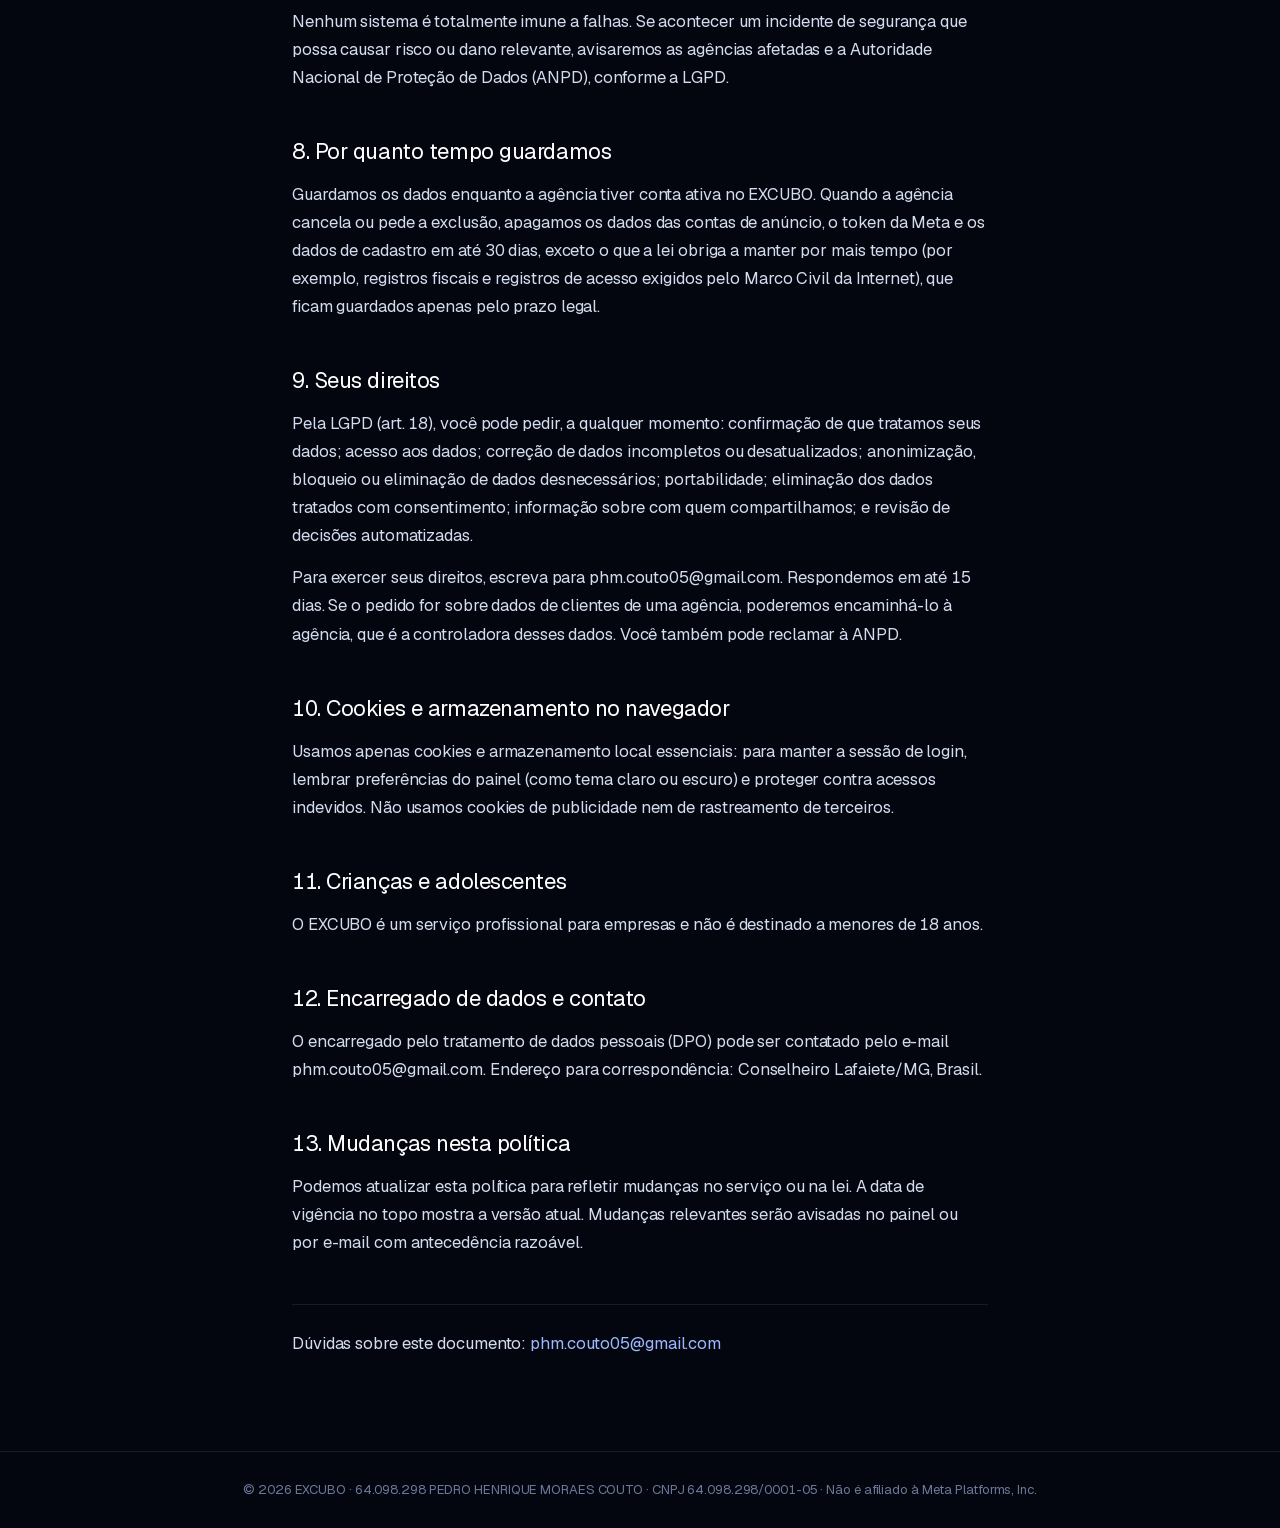
<file: privacidade/index.html>
<!DOCTYPE html><html lang="pt-BR" class="__variable_8eaea4 __variable_07d42c __variable_81ca43" data-theme="dark"><head><script>window.EXCUBO_ESTATICO=1</script><meta charSet="utf-8"/><meta name="viewport" content="width=device-width, initial-scale=1, viewport-fit=cover"/><link rel="stylesheet" href="/_next/static/css/ec7a9737db77e510.css" data-precedence="next"/><link rel="stylesheet" href="/_next/static/css/f9b175c18b5f72a6.css" data-precedence="next"/><link rel="stylesheet" href="/_next/static/css/97cf9b93e8e16a44.css" data-precedence="next"/><link rel="preload" as="script" fetchPriority="low" href="/_next/static/chunks/webpack-1ed0c6b71818a840.js"/><script src="/_next/static/chunks/4bd1b696-f785427dddbba9fb.js" async=""></script><script src="/_next/static/chunks/1255-b84741b894bb9354.js" async=""></script><script src="/_next/static/chunks/main-app-2164972e3d89d5d1.js" async=""></script><script src="/_next/static/chunks/app/layout-efc4d0b1fb2fd7ee.js" async=""></script><script src="/_next/static/chunks/app/error-cc340d1f54585553.js" async=""></script><script src="/_next/static/chunks/app/not-found-89865df3e8fac614.js" async=""></script><meta name="theme-color" content="#02040a"/><script>try{var t=localStorage.getItem('fc-theme');if(t!=='light'&&t!=='dark'){t=window.matchMedia&&window.matchMedia('(prefers-color-scheme: light)').matches?'light':'dark'}document.documentElement.setAttribute('data-theme',t)}catch(e){document.documentElement.setAttribute('data-theme','dark')}
try{var b=JSON.parse(localStorage.getItem('vg-branding')||'{}');var r=document.documentElement;if(b.accent&&b.accent.toLowerCase()!=='#3d7bff'){var av=(function(a){var b=/^#?([0-9a-f]{6})$/i.exec(a||"");if(!b)return null;var c=parseInt(b[1],16),d=c>>16&255,e=c>>8&255,f=255&c,g=function(a,b,c){return Math.round(a+(b-a)*c)},h=function(a){var b=a.toString(16);return b.length<2?"0"+b:b},i=function(a){return"#"+h(a[0])+h(a[1])+h(a[2])},j=function(a){return(a/=255)<=.03928?a/12.92:Math.pow((a+.055)/1.055,2.4)},k=function(a){return .2126*j(a[0])+.7152*j(a[1])+.0722*j(a[2])>.3?"#05070b":"#ffffff"},l=[d,e,f],m=[g(d,255,.16),g(e,255,.16),g(f,255,.16)],n=[g(d,0,.22),g(e,0,.22),g(f,0,.22)],o=[g(d,0,.36),g(e,0,.36),g(f,0,.36)];return{"--accent-dark":i(l),"--accent-dark-strong":i(m),"--accent-dark-on":k(l),"--accent-light":i(n),"--accent-light-strong":i(o),"--accent-light-on":k(n),"--color-brand-bright":"#"+b[1]}})(b.accent);if(av){r.setAttribute('data-accent','1');for(var k in av)r.style.setProperty(k,av[k])}}if(b.density==='compact')r.setAttribute('data-density','compact');if(b.motion==='off')r.setAttribute('data-motion','off');if(b.font==='public')r.setAttribute('data-font','public')}catch(e){}
try{if(localStorage.getItem('vg-rail')==='mini')document.documentElement.setAttribute('data-rail','mini')}catch(e){}
try{var gl=localStorage.getItem('vg-glass');if(localStorage.getItem('vg-id')!=='3'){localStorage.setItem('vg-id','3');localStorage.removeItem('vg-glass-claro');if(gl===null||gl==='cidade'||gl==='aurora'){gl=gl===null?null:'horizonte';if(gl)localStorage.setItem('vg-glass',gl)}else if(gl.indexOf('claro')===0){gl='claro-horizonte';localStorage.setItem('vg-glass',gl)}}if(gl===null){gl='horizonte';if(localStorage.getItem('fc-theme')===null)document.documentElement.setAttribute('data-theme','dark')}if(gl==='cidade'||gl==='aurora'||gl==='horizonte')document.documentElement.setAttribute('data-glass',gl);if(gl.indexOf('claro')===0){document.documentElement.setAttribute('data-glass',gl);document.documentElement.setAttribute('data-theme','light')}}catch(e){document.documentElement.setAttribute('data-glass','horizonte')}
try{var hh=new Date().getHours();document.documentElement.setAttribute('data-hora',hh>=5&&hh<12?'manha':hh>=12&&hh<18?'tarde':'noite')}catch(e){}
try{var pth=location.pathname;if(localStorage.getItem('fc-privacy')==='1'&&pth.indexOf('/relatorio')!==0&&pth.indexOf('/resumo')!==0)document.documentElement.setAttribute('data-privacy','1')}catch(e){}</script><script src="/_next/static/chunks/polyfills-42372ed130431b0a.js" noModule=""></script></head><body class="min-h-screen bg-bg font-sans text-ink antialiased"><div hidden=""><!--$?--><template id="B:0"></template><!--/$--></div><div class="vg-bg" aria-hidden="true"></div><div class="lg-page"><style>
.lg-page { min-height: 100vh; background: #03060f; color: #dfe6f7; font-family: var(--font-geist), system-ui, sans-serif; -webkit-font-smoothing: antialiased; }
.lg-top { position: sticky; top: 0; z-index: 5; display: flex; align-items: center; gap: 24px; padding: 14px clamp(16px, 4vw, 48px); background: rgb(3 6 15 / 0.85); backdrop-filter: blur(12px); border-bottom: 1px solid rgb(157 184 255 / 0.12); }
.lg-brand { display: inline-flex; align-items: center; gap: 10px; color: #fff; text-decoration: none; font-weight: 700; letter-spacing: 0.3em; font-size: 14px; }
.lg-top nav { margin-left: auto; display: flex; flex-wrap: wrap; gap: 6px; }
.lg-top nav a { color: #a3b1d1; text-decoration: none; font-size: 14px; padding: 6px 12px; border-radius: 999px; }
.lg-top nav a:hover { color: #fff; background: rgb(255 255 255 / 0.06); }
.lg-main { max-width: 760px; margin: 0 auto; padding: 56px clamp(16px, 4vw, 32px) 80px; }
.lg-main h1 { margin: 0; font-size: clamp(34px, 5vw, 52px); line-height: 1.05; letter-spacing: -0.035em; color: #fff; }
.lg-meta { margin: 14px 0 0; font-size: 14px; color: #8e9bbb; }
.lg-intro { margin: 28px 0 0; font-size: 19px; line-height: 1.6; color: #eef2fb; }
.lg-toc { margin: 32px 0 8px; padding: 20px 24px; border-radius: 18px; background: rgb(20 32 70 / 0.45); border: 1px solid rgb(157 184 255 / 0.12); }
.lg-toc ol { margin: 0; padding-left: 20px; columns: 2; column-gap: 32px; font-size: 15px; }
.lg-toc li { margin: 4px 0; break-inside: avoid; }
.lg-toc a { color: #b9ceff; text-decoration: none; }
.lg-toc a:hover { text-decoration: underline; }
.lg-main section { scroll-margin-top: 80px; }
.lg-main h2 { margin: 44px 0 12px; font-size: 22px; letter-spacing: -0.02em; color: #fff; }
.lg-main p, .lg-list { font-size: 16.5px; line-height: 1.7; color: #d4dcef; margin: 0 0 14px; }
.lg-list { padding-left: 22px; }
.lg-list li { margin: 6px 0; }
.lg-main a { color: #9db8ff; }
.lg-contact { margin-top: 48px !important; padding-top: 24px; border-top: 1px solid rgb(157 184 255 / 0.12); }
.lg-foot { padding: 28px clamp(16px, 4vw, 48px); font-size: 13px; color: #6c7898; border-top: 1px solid rgb(157 184 255 / 0.12); text-align: center; }
@media (max-width: 640px) { .lg-toc ol { columns: 1; } .lg-top nav a { padding: 6px 8px; font-size: 13px; } }
@media print { .lg-top, .lg-toc { display: none; } .lg-page { background: #fff; color: #000; } .lg-main h1, .lg-main h2, .lg-main p, .lg-list { color: #000; } }
</style><header class="lg-top"><a href="/conheca" class="lg-brand" aria-label="EXCUBO, página inicial"><svg width="22" height="22" viewBox="0 0 64 64" aria-hidden="true"><path d="M50 12H12V52H50" fill="none" stroke="#9db8ff" stroke-width="6" stroke-linejoin="miter"></path><path d="M12 32H34" stroke="#3d7bff" stroke-width="6"></path><circle cx="47" cy="32" r="5" fill="#fff"></circle></svg><span>EXCUBO</span></a><nav aria-label="Documentos"><a href="/privacidade">Privacidade</a><a href="/termos">Termos de Uso</a><a href="/exclusao-de-dados">Exclusão de dados</a></nav></header><main class="lg-main"><h1>Política de Privacidade</h1><p class="lg-meta">Vigente desde <!-- -->25 de novembro de 2026<!-- --> · <!-- -->EXCUBO<!-- -->, operado por <!-- -->64.098.298 PEDRO HENRIQUE MORAES COUTO<!-- -->, CNPJ <!-- -->64.098.298/0001-05<!-- -->, <!-- -->Conselheiro Lafaiete<!-- -->/<!-- -->MG</p><p class="lg-intro">Em poucas palavras: o EXCUBO só lê os dados das contas de anúncio que a agência autoriza, usa esses dados apenas para mostrar o painel à própria agência, nunca altera campanhas, nunca vende dados e apaga tudo quando a agência pede.</p><nav class="lg-toc" aria-label="Neste documento"><ol><li><a href="#quem-somos">Quem somos e a quem esta política se aplica</a></li><li><a href="#papeis">Controlador e operador</a></li><li><a href="#dados">Quais dados tratamos</a></li><li><a href="#meta">Dados da Meta: o que fazemos e o que não fazemos</a></li><li><a href="#finalidades">Para que usamos os dados e com qual base legal</a></li><li><a href="#compartilhamento">Com quem compartilhamos</a></li><li><a href="#seguranca">Como protegemos os dados</a></li><li><a href="#retencao">Por quanto tempo guardamos</a></li><li><a href="#direitos">Seus direitos</a></li><li><a href="#cookies">Cookies e armazenamento no navegador</a></li><li><a href="#menores">Crianças e adolescentes</a></li><li><a href="#encarregado">Encarregado de dados e contato</a></li><li><a href="#mudancas">Mudanças nesta política</a></li></ol></nav><section id="quem-somos"><h2>1<!-- -->. <!-- -->Quem somos e a quem esta política se aplica</h2><p>O EXCUBO é uma plataforma on-line de monitoramento de contas de anúncio da Meta (Facebook e Instagram) para agências e gestores de tráfego, operada por 64.098.298 PEDRO HENRIQUE MORAES COUTO, inscrita no CNPJ 64.098.298/0001-05, com sede em Conselheiro Lafaiete/MG, Brasil (&quot;nós&quot;).</p><p>Esta política explica quais dados tratamos, por que, por quanto tempo e quais são os seus direitos, de acordo com a Lei Geral de Proteção de Dados Pessoais (Lei nº 13.709/2018, &quot;LGPD&quot;). Ela vale para quem usa o painel, a página de vendas, a demonstração pública e os portais de clientes do EXCUBO.</p></section><section id="papeis"><h2>2<!-- -->. <!-- -->Controlador e operador</h2><p>Para os dados de cadastro das pessoas que usam o EXCUBO (nome, e-mail e acesso), nós somos o controlador.</p><p>Para os dados das contas de anúncio e dos clientes que cada agência conecta ao EXCUBO, a agência é a controladora e nós atuamos como operador: tratamos esses dados apenas para prestar o serviço contratado e conforme as instruções da agência. Cabe à agência ter autorização legítima sobre as contas que conecta e informar os próprios clientes.</p></section><section id="dados"><h2>3<!-- -->. <!-- -->Quais dados tratamos</h2><ul class="lg-list"><li>Cadastro e acesso: nome, e-mail, papel na agência (dono ou gestor) e senha. A senha nunca é guardada: guardamos apenas um resumo criptográfico (hash) dela.</li><li>Dados das contas de anúncio, lidos da API de Marketing da Meta com autorização da agência: identificação das Business Managers e das contas de anúncio, status, saldo, limite de gastos, campanhas, conjuntos, anúncios e criativos, métricas de desempenho (gasto, impressões, cliques, resultados e custos), registro de alterações e informações de pagamento da conta exibidas pela Meta (como recusas), sem número de cartão.</li><li>Token de acesso à Meta: a chave que a Meta entrega quando a agência autoriza o EXCUBO. Fica guardada de forma criptografada e só é usada para ler os dados acima.</li><li>Dados de uso e segurança: registros técnicos de acesso (data, hora, endereço IP, navegador), tentativas de login e ações feitas no painel (como assumir ou resolver um alerta), para segurança e suporte.</li><li>Preferências: configurações do painel, metas, etiquetas, anotações, tarefas e marca da agência.</li><li>Pagamento: quando houver cobrança on-line, os dados de pagamento são tratados pelo processador de pagamento contratado; nós não recebemos nem guardamos número de cartão.</li></ul></section><section id="meta"><h2>4<!-- -->. <!-- -->Dados da Meta: o que fazemos e o que não fazemos</h2><p>O EXCUBO pede à Meta apenas permissões de leitura (como ads_read e business_management). Usamos esses dados exclusivamente para mostrar à própria agência o estado das contas, alertas, relatórios e estimativas dentro do EXCUBO.</p><ul class="lg-list"><li>Não criamos, editamos, pausamos nem ativamos campanhas, anúncios ou pagamentos.</li><li>Não vendemos, alugamos nem compartilhamos dados da Meta com terceiros para publicidade, e não os usamos para criar perfis de pessoas.</li><li>Não misturamos os dados de uma agência com os de outra: cada agência só vê as próprias contas.</li><li>Seguimos os Termos da Plataforma e as Políticas para Desenvolvedores da Meta.</li></ul><p>A agência pode retirar a autorização a qualquer momento: no próprio EXCUBO (Ferramentas &gt; Conexão com a Meta &gt; Desconectar) ou no Facebook (Configurações &gt; Integrações comerciais &gt; remover o EXCUBO). Veja também a página de Exclusão de dados.</p></section><section id="finalidades"><h2>5<!-- -->. <!-- -->Para que usamos os dados e com qual base legal</h2><ul class="lg-list"><li>Prestar o serviço contratado: login, coleta e exibição dos dados das contas, alertas, relatórios, portais de clientes e suporte (execução de contrato, art. 7º, V, da LGPD).</li><li>Manter a plataforma segura: prevenir acessos indevidos e abusos, investigar incidentes (legítimo interesse, art. 7º, IX).</li><li>Cumprir obrigações legais e fiscais, como emissão de notas e guarda de registros exigida por lei (obrigação legal, art. 7º, II).</li><li>Comunicar novidades do serviço ao cliente, que pode pedir para não receber (legítimo interesse).</li></ul></section><section id="compartilhamento"><h2>6<!-- -->. <!-- -->Com quem compartilhamos</h2><p>Só compartilhamos dados com fornecedores necessários para o serviço funcionar, que tratam os dados em nosso nome e com obrigações de confidencialidade e segurança: hospedagem e infraestrutura, envio de e-mails, processamento de pagamentos e emissão de notas fiscais. Também podemos fornecer dados a autoridades quando exigido por lei ou ordem judicial.</p><p>Alguns desses fornecedores podem armazenar dados fora do Brasil. Nesses casos, adotamos as salvaguardas previstas na LGPD para a transferência internacional.</p></section><section id="seguranca"><h2>7<!-- -->. <!-- -->Como protegemos os dados</h2><ul class="lg-list"><li>Conexão criptografada (HTTPS) entre o navegador e o EXCUBO.</li><li>Tokens da Meta guardados com criptografia forte, com a chave separada dos dados.</li><li>Senhas guardadas somente como resumo criptográfico (hash) com sal.</li><li>Separação dos dados por agência e controle de acesso por papel (dono e gestor).</li><li>Limite de tentativas de login e registro de ações relevantes.</li><li>Cópias de segurança periódicas.</li></ul><p>Nenhum sistema é totalmente imune a falhas. Se acontecer um incidente de segurança que possa causar risco ou dano relevante, avisaremos as agências afetadas e a Autoridade Nacional de Proteção de Dados (ANPD), conforme a LGPD.</p></section><section id="retencao"><h2>8<!-- -->. <!-- -->Por quanto tempo guardamos</h2><p>Guardamos os dados enquanto a agência tiver conta ativa no EXCUBO. Quando a agência cancela ou pede a exclusão, apagamos os dados das contas de anúncio, o token da Meta e os dados de cadastro em até 30 dias, exceto o que a lei obriga a manter por mais tempo (por exemplo, registros fiscais e registros de acesso exigidos pelo Marco Civil da Internet), que ficam guardados apenas pelo prazo legal.</p></section><section id="direitos"><h2>9<!-- -->. <!-- -->Seus direitos</h2><p>Pela LGPD (art. 18), você pode pedir, a qualquer momento: confirmação de que tratamos seus dados; acesso aos dados; correção de dados incompletos ou desatualizados; anonimização, bloqueio ou eliminação de dados desnecessários; portabilidade; eliminação dos dados tratados com consentimento; informação sobre com quem compartilhamos; e revisão de decisões automatizadas.</p><p>Para exercer seus direitos, escreva para phm.couto05@gmail.com. Respondemos em até 15 dias. Se o pedido for sobre dados de clientes de uma agência, poderemos encaminhá-lo à agência, que é a controladora desses dados. Você também pode reclamar à ANPD.</p></section><section id="cookies"><h2>10<!-- -->. <!-- -->Cookies e armazenamento no navegador</h2><p>Usamos apenas cookies e armazenamento local essenciais: para manter a sessão de login, lembrar preferências do painel (como tema claro ou escuro) e proteger contra acessos indevidos. Não usamos cookies de publicidade nem de rastreamento de terceiros.</p></section><section id="menores"><h2>11<!-- -->. <!-- -->Crianças e adolescentes</h2><p>O EXCUBO é um serviço profissional para empresas e não é destinado a menores de 18 anos.</p></section><section id="encarregado"><h2>12<!-- -->. <!-- -->Encarregado de dados e contato</h2><p>O encarregado pelo tratamento de dados pessoais (DPO) pode ser contatado pelo e-mail phm.couto05@gmail.com. Endereço para correspondência: Conselheiro Lafaiete/MG, Brasil.</p></section><section id="mudancas"><h2>13<!-- -->. <!-- -->Mudanças nesta política</h2><p>Podemos atualizar esta política para refletir mudanças no serviço ou na lei. A data de vigência no topo mostra a versão atual. Mudanças relevantes serão avisadas no painel ou por e-mail com antecedência razoável.</p></section><p class="lg-contact">Dúvidas sobre este documento: <a href="mailto:phm.couto05@gmail.com">phm.couto05@gmail.com</a></p></main><footer class="lg-foot">© <!-- -->2026<!-- --> <!-- -->EXCUBO<!-- --> · <!-- -->64.098.298 PEDRO HENRIQUE MORAES COUTO<!-- --> · CNPJ <!-- -->64.098.298/0001-05<!-- --> · Não é afiliado à Meta Platforms, Inc.</footer></div><!--$?--><template id="B:1"></template><!--/$--><script>requestAnimationFrame(function(){$RT=performance.now()});</script><script src="/_next/static/chunks/webpack-1ed0c6b71818a840.js" id="_R_" async=""></script><div hidden id="S:1"></div><script>$RB=[];$RV=function(a){$RT=performance.now();for(var b=0;b<a.length;b+=2){var c=a[b],e=a[b+1];null!==e.parentNode&&e.parentNode.removeChild(e);var f=c.parentNode;if(f){var g=c.previousSibling,h=0;do{if(c&&8===c.nodeType){var d=c.data;if("/$"===d||"/&"===d)if(0===h)break;else h--;else"$"!==d&&"$?"!==d&&"$~"!==d&&"$!"!==d&&"&"!==d||h++}d=c.nextSibling;f.removeChild(c);c=d}while(c);for(;e.firstChild;)f.insertBefore(e.firstChild,c);g.data="$";g._reactRetry&&requestAnimationFrame(g._reactRetry)}}a.length=0};
$RC=function(a,b){if(b=document.getElementById(b))(a=document.getElementById(a))?(a.previousSibling.data="$~",$RB.push(a,b),2===$RB.length&&("number"!==typeof $RT?requestAnimationFrame($RV.bind(null,$RB)):(a=performance.now(),setTimeout($RV.bind(null,$RB),2300>a&&2E3<a?2300-a:$RT+300-a)))):b.parentNode.removeChild(b)};$RC("B:1","S:1")</script><title>Política de Privacidade · EXCUBO</title><meta name="description" content="Como o EXCUBO trata os dados das agências e das contas de anúncio, de acordo com a LGPD."/><meta name="application-name" content="EXCUBO"/><link rel="manifest" href="/manifest.webmanifest"/><meta name="mobile-web-app-capable" content="yes"/><meta name="apple-mobile-web-app-title" content="EXCUBO"/><meta name="apple-mobile-web-app-status-bar-style" content="black-translucent"/><meta property="og:title" content="Política de Privacidade · EXCUBO"/><meta property="og:description" content="Como o EXCUBO trata os dados das agências e das contas de anúncio, de acordo com a LGPD."/><meta property="og:site_name" content="EXCUBO"/><meta property="og:locale" content="pt_BR"/><meta property="og:image:alt" content="EXCUBO · Monitor de contas Meta Ads"/><meta property="og:image:type" content="image/png"/><meta property="og:image" content="https://excubo-app.github.io/og.png"/><meta property="og:image:width" content="1200"/><meta property="og:image:height" content="630"/><meta property="og:type" content="website"/><meta name="twitter:card" content="summary_large_image"/><meta name="twitter:title" content="Política de Privacidade · EXCUBO"/><meta name="twitter:description" content="Como o EXCUBO trata os dados das agências e das contas de anúncio, de acordo com a LGPD."/><meta name="twitter:image:alt" content="EXCUBO · Monitor de contas Meta Ads"/><meta name="twitter:image:type" content="image/png"/><meta name="twitter:image" content="https://excubo-app.github.io/og.png"/><meta name="twitter:image:width" content="1200"/><meta name="twitter:image:height" content="630"/><link rel="shortcut icon" href="/icon-vigilo.png?v=3.0"/><link rel="icon" href="/icon-vigilo.png?v=3.0" type="image/png" sizes="256x256"/><link rel="apple-touch-icon" href="/apple-icon.png?v=3.0"/><script>document.querySelectorAll('body link[rel="icon"], body link[rel="apple-touch-icon"]').forEach(el => document.head.appendChild(el))</script><div hidden id="S:0"></div><script>$RC("B:0","S:0")</script><script>(self.__next_f=self.__next_f||[]).push([0])</script><script>self.__next_f.push([1,"1:\"$Sreact.fragment\"\n7:I[7150,[],\"\"]\n8:I[1463,[\"7177\",\"static/chunks/app/layout-efc4d0b1fb2fd7ee.js\"],\"default\"]\n9:I[4840,[\"7177\",\"static/chunks/app/layout-efc4d0b1fb2fd7ee.js\"],\"default\"]\na:I[9766,[],\"\"]\nb:I[6564,[\"8039\",\"static/chunks/app/error-cc340d1f54585553.js\"],\"default\"]\nc:I[8924,[],\"\"]\nd:I[8667,[\"4345\",\"static/chunks/app/not-found-89865df3e8fac614.js\"],\"VigiloMark\"]\ne:I[8667,[\"4345\",\"static/chunks/app/not-found-89865df3e8fac614.js\"],\"Wordmark\"]\nf:I[2619,[\"4345\",\"static/chunks/app/not-found-89865df3e8fac614.js\"],\"\"]\n23:I[4431,[],\"ViewportBoundary\"]\n25:I[4431,[],\"MetadataBoundary\"]\n26:\"$Sreact.suspense\"\n28:I[4431,[],\"OutletBoundary\"]\n2a:I[5278,[],\"AsyncMetadataOutlet\"]\n2c:I[622,[],\"IconMark\"]\n:HL[\"/_next/static/css/ec7a9737db77e510.css\",\"style\"]\n:HL[\"/_next/static/css/f9b175c18b5f72a6.css\",\"style\"]\n:HL[\"/_next/static/css/97cf9b93e8e16a44.css\",\"style\"]\n2:Tad9,"])</script><script>self.__next_f.push([1,"try{var t=localStorage.getItem('fc-theme');if(t!=='light'\u0026\u0026t!=='dark'){t=window.matchMedia\u0026\u0026window.matchMedia('(prefers-color-scheme: light)').matches?'light':'dark'}document.documentElement.setAttribute('data-theme',t)}catch(e){document.documentElement.setAttribute('data-theme','dark')}\ntry{var b=JSON.parse(localStorage.getItem('vg-branding')||'{}');var r=document.documentElement;if(b.accent\u0026\u0026b.accent.toLowerCase()!=='#3d7bff'){var av=(function(a){var b=/^#?([0-9a-f]{6})$/i.exec(a||\"\");if(!b)return null;var c=parseInt(b[1],16),d=c\u003e\u003e16\u0026255,e=c\u003e\u003e8\u0026255,f=255\u0026c,g=function(a,b,c){return Math.round(a+(b-a)*c)},h=function(a){var b=a.toString(16);return b.length\u003c2?\"0\"+b:b},i=function(a){return\"#\"+h(a[0])+h(a[1])+h(a[2])},j=function(a){return(a/=255)\u003c=.03928?a/12.92:Math.pow((a+.055)/1.055,2.4)},k=function(a){return .2126*j(a[0])+.7152*j(a[1])+.0722*j(a[2])\u003e.3?\"#05070b\":\"#ffffff\"},l=[d,e,f],m=[g(d,255,.16),g(e,255,.16),g(f,255,.16)],n=[g(d,0,.22),g(e,0,.22),g(f,0,.22)],o=[g(d,0,.36),g(e,0,.36),g(f,0,.36)];return{\"--accent-dark\":i(l),\"--accent-dark-strong\":i(m),\"--accent-dark-on\":k(l),\"--accent-light\":i(n),\"--accent-light-strong\":i(o),\"--accent-light-on\":k(n),\"--color-brand-bright\":\"#\"+b[1]}})(b.accent);if(av){r.setAttribute('data-accent','1');for(var k in av)r.style.setProperty(k,av[k])}}if(b.density==='compact')r.setAttribute('data-density','compact');if(b.motion==='off')r.setAttribute('data-motion','off');if(b.font==='public')r.setAttribute('data-font','public')}catch(e){}\ntry{if(localStorage.getItem('vg-rail')==='mini')document.documentElement.setAttribute('data-rail','mini')}catch(e){}\ntry{var gl=localStorage.getItem('vg-glass');if(localStorage.getItem('vg-id')!=='3'){localStorage.setItem('vg-id','3');localStorage.removeItem('vg-glass-claro');if(gl===null||gl==='cidade'||gl==='aurora'){gl=gl===null?null:'horizonte';if(gl)localStorage.setItem('vg-glass',gl)}else if(gl.indexOf('claro')===0){gl='claro-horizonte';localStorage.setItem('vg-glass',gl)}}if(gl===null){gl='horizonte';if(localStorage.getItem('fc-theme')===null)document.documentElement.setAttribute('data-theme','dark')}if(gl==='cidade'||gl==='aurora'||gl==='horizonte')document.documentElement.setAttribute('data-glass',gl);if(gl.indexOf('claro')===0){document.documentElement.setAttribute('data-glass',gl);document.documentElement.setAttribute('data-theme','light')}}catch(e){document.documentElement.setAttribute('data-glass','horizonte')}\ntry{var hh=new Date().getHours();document.documentElement.setAttribute('data-hora',hh\u003e=5\u0026\u0026hh\u003c12?'manha':hh\u003e=12\u0026\u0026hh\u003c18?'tarde':'noite')}catch(e){}\ntry{var pth=location.pathname;if(localStorage.getItem('fc-privacy')==='1'\u0026\u0026pth.indexOf('/relatorio')!==0\u0026\u0026pth.indexOf('/resumo')!==0)document.documentElement.setAttribute('data-privacy','1')}catch(e){}"])</script><script>self.__next_f.push([1,"0:{\"P\":null,\"b\":\"_5W-W0ZpzEIH0RvvnC-sV\",\"p\":\"\",\"c\":[\"\",\"privacidade\"],\"i\":false,\"f\":[[[\"\",{\"children\":[\"privacidade\",{\"children\":[\"__PAGE__\",{}]}]},\"$undefined\",\"$undefined\",true],[\"\",[\"$\",\"$1\",\"c\",{\"children\":[[[\"$\",\"link\",\"0\",{\"rel\":\"stylesheet\",\"href\":\"/_next/static/css/ec7a9737db77e510.css\",\"precedence\":\"next\",\"crossOrigin\":\"$undefined\",\"nonce\":\"$undefined\"}],[\"$\",\"link\",\"1\",{\"rel\":\"stylesheet\",\"href\":\"/_next/static/css/f9b175c18b5f72a6.css\",\"precedence\":\"next\",\"crossOrigin\":\"$undefined\",\"nonce\":\"$undefined\"}],[\"$\",\"link\",\"2\",{\"rel\":\"stylesheet\",\"href\":\"/_next/static/css/97cf9b93e8e16a44.css\",\"precedence\":\"next\",\"crossOrigin\":\"$undefined\",\"nonce\":\"$undefined\"}]],[\"$\",\"html\",null,{\"lang\":\"pt-BR\",\"className\":\"__variable_8eaea4 __variable_07d42c __variable_81ca43\",\"data-theme\":\"dark\",\"suppressHydrationWarning\":true,\"children\":[[\"$\",\"head\",null,{\"children\":[\"$\",\"script\",null,{\"dangerouslySetInnerHTML\":{\"__html\":\"$2\"}}]}],\"$L3\"]}]]}],{\"children\":[\"privacidade\",\"$L4\",{\"children\":[\"__PAGE__\",\"$L5\",{},null,false]},null,false]},null,false],\"$L6\",false]],\"m\":\"$undefined\",\"G\":[\"$7\",[]],\"s\":false,\"S\":false}\n"])</script><script>self.__next_f.push([1,"3:[\"$\",\"body\",null,{\"className\":\"min-h-screen bg-bg font-sans text-ink antialiased\",\"children\":[[\"$\",\"div\",null,{\"className\":\"vg-bg\",\"aria-hidden\":\"true\"}],[\"$\",\"$L8\",null,{}],[\"$\",\"$L9\",null,{}],[\"$\",\"$La\",null,{\"parallelRouterKey\":\"children\",\"error\":\"$b\",\"errorStyles\":[],\"errorScripts\":[],\"template\":[\"$\",\"$Lc\",null,{}],\"templateStyles\":\"$undefined\",\"templateScripts\":\"$undefined\",\"notFound\":[[\"$\",\"div\",null,{\"className\":\"force-dark vg-stage flex min-h-screen flex-col items-center justify-center px-6 text-center text-rail-ink\",\"children\":[[\"$\",\"$Ld\",null,{\"size\":84}],[\"$\",\"$Le\",null,{\"className\":\"mt-6 block text-[26px]\"}],[\"$\",\"div\",null,{\"className\":\"num mt-8 text-[13px] uppercase tracking-[0.3em] text-[#7fb2ff]\",\"children\":\"Erro 404\"}],[\"$\",\"h1\",null,{\"className\":\"title-display mt-3 text-2xl\",\"children\":\"Essa página não existe\"}],[\"$\",\"p\",null,{\"className\":\"mt-2 max-w-sm text-sm text-rail-muted\",\"children\":\"O endereço pode ter mudado ou foi digitado errado. Nada foi alterado nas suas contas.\"}],[\"$\",\"$Lf\",null,{\"href\":\"/\",\"className\":\"btn btn-primary mt-8\",\"children\":\"Voltar ao painel\"}]]}],[]],\"forbidden\":\"$undefined\",\"unauthorized\":\"$undefined\"}]]}]\n"])</script><script>self.__next_f.push([1,"4:[\"$\",\"$1\",\"c\",{\"children\":[null,[\"$\",\"$La\",null,{\"parallelRouterKey\":\"children\",\"error\":\"$undefined\",\"errorStyles\":\"$undefined\",\"errorScripts\":\"$undefined\",\"template\":[\"$\",\"$Lc\",null,{}],\"templateStyles\":\"$undefined\",\"templateScripts\":\"$undefined\",\"notFound\":\"$undefined\",\"forbidden\":\"$undefined\",\"unauthorized\":\"$undefined\"}]]}]\n10:T992,"])</script><script>self.__next_f.push([1,"\n.lg-page { min-height: 100vh; background: #03060f; color: #dfe6f7; font-family: var(--font-geist), system-ui, sans-serif; -webkit-font-smoothing: antialiased; }\n.lg-top { position: sticky; top: 0; z-index: 5; display: flex; align-items: center; gap: 24px; padding: 14px clamp(16px, 4vw, 48px); background: rgb(3 6 15 / 0.85); backdrop-filter: blur(12px); border-bottom: 1px solid rgb(157 184 255 / 0.12); }\n.lg-brand { display: inline-flex; align-items: center; gap: 10px; color: #fff; text-decoration: none; font-weight: 700; letter-spacing: 0.3em; font-size: 14px; }\n.lg-top nav { margin-left: auto; display: flex; flex-wrap: wrap; gap: 6px; }\n.lg-top nav a { color: #a3b1d1; text-decoration: none; font-size: 14px; padding: 6px 12px; border-radius: 999px; }\n.lg-top nav a:hover { color: #fff; background: rgb(255 255 255 / 0.06); }\n.lg-main { max-width: 760px; margin: 0 auto; padding: 56px clamp(16px, 4vw, 32px) 80px; }\n.lg-main h1 { margin: 0; font-size: clamp(34px, 5vw, 52px); line-height: 1.05; letter-spacing: -0.035em; color: #fff; }\n.lg-meta { margin: 14px 0 0; font-size: 14px; color: #8e9bbb; }\n.lg-intro { margin: 28px 0 0; font-size: 19px; line-height: 1.6; color: #eef2fb; }\n.lg-toc { margin: 32px 0 8px; padding: 20px 24px; border-radius: 18px; background: rgb(20 32 70 / 0.45); border: 1px solid rgb(157 184 255 / 0.12); }\n.lg-toc ol { margin: 0; padding-left: 20px; columns: 2; column-gap: 32px; font-size: 15px; }\n.lg-toc li { margin: 4px 0; break-inside: avoid; }\n.lg-toc a { color: #b9ceff; text-decoration: none; }\n.lg-toc a:hover { text-decoration: underline; }\n.lg-main section { scroll-margin-top: 80px; }\n.lg-main h2 { margin: 44px 0 12px; font-size: 22px; letter-spacing: -0.02em; color: #fff; }\n.lg-main p, .lg-list { font-size: 16.5px; line-height: 1.7; color: #d4dcef; margin: 0 0 14px; }\n.lg-list { padding-left: 22px; }\n.lg-list li { margin: 6px 0; }\n.lg-main a { color: #9db8ff; }\n.lg-contact { margin-top: 48px !important; padding-top: 24px; border-top: 1px solid rgb(157 184 255 / 0.12); }\n.lg-foot { padding: 28px clamp(16px, 4vw, 48px); font-size: 13px; color: #6c7898; border-top: 1px solid rgb(157 184 255 / 0.12); text-align: center; }\n@media (max-width: 640px) { .lg-toc ol { columns: 1; } .lg-top nav a { padding: 6px 8px; font-size: 13px; } }\n@media print { .lg-top, .lg-toc { display: none; } .lg-page { background: #fff; color: #000; } .lg-main h1, .lg-main h2, .lg-main p, .lg-list { color: #000; } }\n"])</script><script>self.__next_f.push([1,"5:[\"$\",\"$1\",\"c\",{\"children\":[[\"$\",\"div\",null,{\"className\":\"lg-page\",\"children\":[[\"$\",\"style\",null,{\"children\":\"$10\"}],[\"$\",\"header\",null,{\"className\":\"lg-top\",\"children\":[[\"$\",\"a\",null,{\"href\":\"/conheca\",\"className\":\"lg-brand\",\"aria-label\":\"EXCUBO, página inicial\",\"children\":[[\"$\",\"svg\",null,{\"width\":\"22\",\"height\":\"22\",\"viewBox\":\"0 0 64 64\",\"aria-hidden\":\"true\",\"children\":[[\"$\",\"path\",null,{\"d\":\"M50 12H12V52H50\",\"fill\":\"none\",\"stroke\":\"#9db8ff\",\"strokeWidth\":\"6\",\"strokeLinejoin\":\"miter\"}],[\"$\",\"path\",null,{\"d\":\"M12 32H34\",\"stroke\":\"#3d7bff\",\"strokeWidth\":\"6\"}],[\"$\",\"circle\",null,{\"cx\":\"47\",\"cy\":\"32\",\"r\":\"5\",\"fill\":\"#fff\"}]]}],[\"$\",\"span\",null,{\"children\":\"EXCUBO\"}]]}],[\"$\",\"nav\",null,{\"aria-label\":\"Documentos\",\"children\":[[\"$\",\"a\",\"/privacidade\",{\"href\":\"/privacidade\",\"children\":\"Privacidade\"}],[\"$\",\"a\",\"/termos\",{\"href\":\"/termos\",\"children\":\"Termos de Uso\"}],[\"$\",\"a\",\"/exclusao-de-dados\",{\"href\":\"/exclusao-de-dados\",\"children\":\"Exclusão de dados\"}]]}]]}],[\"$\",\"main\",null,{\"className\":\"lg-main\",\"children\":[[\"$\",\"h1\",null,{\"children\":\"Política de Privacidade\"}],[\"$\",\"p\",null,{\"className\":\"lg-meta\",\"children\":[\"Vigente desde \",\"25 de novembro de 2026\",\" · \",\"EXCUBO\",\", operado por \",\"64.098.298 PEDRO HENRIQUE MORAES COUTO\",\", CNPJ \",\"64.098.298/0001-05\",\", \",\"Conselheiro Lafaiete\",\"/\",\"MG\"]}],\"$L11\",\"$L12\",[\"$L13\",\"$L14\",\"$L15\",\"$L16\",\"$L17\",\"$L18\",\"$L19\",\"$L1a\",\"$L1b\",\"$L1c\",\"$L1d\",\"$L1e\",\"$L1f\"],\"$L20\"]}],\"$L21\"]}],null,\"$L22\"]}]\n"])</script><script>self.__next_f.push([1,"6:[\"$\",\"$1\",\"h\",{\"children\":[null,[[\"$\",\"$L23\",null,{\"children\":\"$L24\"}],null],[\"$\",\"$L25\",null,{\"children\":[\"$\",\"div\",null,{\"hidden\":true,\"children\":[\"$\",\"$26\",null,{\"fallback\":null,\"children\":\"$L27\"}]}]}]]}]\n11:[\"$\",\"p\",null,{\"className\":\"lg-intro\",\"children\":\"Em poucas palavras: o EXCUBO só lê os dados das contas de anúncio que a agência autoriza, usa esses dados apenas para mostrar o painel à própria agência, nunca altera campanhas, nunca vende dados e apaga tudo quando a agência pede.\"}]\n"])</script><script>self.__next_f.push([1,"12:[\"$\",\"nav\",null,{\"className\":\"lg-toc\",\"aria-label\":\"Neste documento\",\"children\":[\"$\",\"ol\",null,{\"children\":[[\"$\",\"li\",\"quem-somos\",{\"children\":[\"$\",\"a\",null,{\"href\":\"#quem-somos\",\"children\":\"Quem somos e a quem esta política se aplica\"}]}],[\"$\",\"li\",\"papeis\",{\"children\":[\"$\",\"a\",null,{\"href\":\"#papeis\",\"children\":\"Controlador e operador\"}]}],[\"$\",\"li\",\"dados\",{\"children\":[\"$\",\"a\",null,{\"href\":\"#dados\",\"children\":\"Quais dados tratamos\"}]}],[\"$\",\"li\",\"meta\",{\"children\":[\"$\",\"a\",null,{\"href\":\"#meta\",\"children\":\"Dados da Meta: o que fazemos e o que não fazemos\"}]}],[\"$\",\"li\",\"finalidades\",{\"children\":[\"$\",\"a\",null,{\"href\":\"#finalidades\",\"children\":\"Para que usamos os dados e com qual base legal\"}]}],[\"$\",\"li\",\"compartilhamento\",{\"children\":[\"$\",\"a\",null,{\"href\":\"#compartilhamento\",\"children\":\"Com quem compartilhamos\"}]}],[\"$\",\"li\",\"seguranca\",{\"children\":[\"$\",\"a\",null,{\"href\":\"#seguranca\",\"children\":\"Como protegemos os dados\"}]}],[\"$\",\"li\",\"retencao\",{\"children\":[\"$\",\"a\",null,{\"href\":\"#retencao\",\"children\":\"Por quanto tempo guardamos\"}]}],[\"$\",\"li\",\"direitos\",{\"children\":[\"$\",\"a\",null,{\"href\":\"#direitos\",\"children\":\"Seus direitos\"}]}],[\"$\",\"li\",\"cookies\",{\"children\":[\"$\",\"a\",null,{\"href\":\"#cookies\",\"children\":\"Cookies e armazenamento no navegador\"}]}],[\"$\",\"li\",\"menores\",{\"children\":[\"$\",\"a\",null,{\"href\":\"#menores\",\"children\":\"Crianças e adolescentes\"}]}],[\"$\",\"li\",\"encarregado\",{\"children\":[\"$\",\"a\",null,{\"href\":\"#encarregado\",\"children\":\"Encarregado de dados e contato\"}]}],[\"$\",\"li\",\"mudancas\",{\"children\":[\"$\",\"a\",null,{\"href\":\"#mudancas\",\"children\":\"Mudanças nesta política\"}]}]]}]}]\n"])</script><script>self.__next_f.push([1,"13:[\"$\",\"section\",\"quem-somos\",{\"id\":\"quem-somos\",\"children\":[[\"$\",\"h2\",null,{\"children\":[1,\". \",\"Quem somos e a quem esta política se aplica\"]}],[[\"$\",\"p\",\"0\",{\"children\":\"O EXCUBO é uma plataforma on-line de monitoramento de contas de anúncio da Meta (Facebook e Instagram) para agências e gestores de tráfego, operada por 64.098.298 PEDRO HENRIQUE MORAES COUTO, inscrita no CNPJ 64.098.298/0001-05, com sede em Conselheiro Lafaiete/MG, Brasil (\\\"nós\\\").\"}],[\"$\",\"p\",\"1\",{\"children\":\"Esta política explica quais dados tratamos, por que, por quanto tempo e quais são os seus direitos, de acordo com a Lei Geral de Proteção de Dados Pessoais (Lei nº 13.709/2018, \\\"LGPD\\\"). Ela vale para quem usa o painel, a página de vendas, a demonstração pública e os portais de clientes do EXCUBO.\"}]]]}]\n"])</script><script>self.__next_f.push([1,"14:[\"$\",\"section\",\"papeis\",{\"id\":\"papeis\",\"children\":[[\"$\",\"h2\",null,{\"children\":[2,\". \",\"Controlador e operador\"]}],[[\"$\",\"p\",\"0\",{\"children\":\"Para os dados de cadastro das pessoas que usam o EXCUBO (nome, e-mail e acesso), nós somos o controlador.\"}],[\"$\",\"p\",\"1\",{\"children\":\"Para os dados das contas de anúncio e dos clientes que cada agência conecta ao EXCUBO, a agência é a controladora e nós atuamos como operador: tratamos esses dados apenas para prestar o serviço contratado e conforme as instruções da agência. Cabe à agência ter autorização legítima sobre as contas que conecta e informar os próprios clientes.\"}]]]}]\n"])</script><script>self.__next_f.push([1,"15:[\"$\",\"section\",\"dados\",{\"id\":\"dados\",\"children\":[[\"$\",\"h2\",null,{\"children\":[3,\". \",\"Quais dados tratamos\"]}],[[\"$\",\"ul\",\"0\",{\"className\":\"lg-list\",\"children\":[[\"$\",\"li\",\"Cadastro e acesso: nome, e-mail, papel na agência (dono ou gestor) e senha. A senha nunca é guardada: guardamos apenas um resumo criptográfico (hash) dela.\",{\"children\":\"Cadastro e acesso: nome, e-mail, papel na agência (dono ou gestor) e senha. A senha nunca é guardada: guardamos apenas um resumo criptográfico (hash) dela.\"}],[\"$\",\"li\",\"Dados das contas de anúncio, lidos da API de Marketing da Meta com autorização da agência: identificação das Business Managers e das contas de anúncio, status, saldo, limite de gastos, campanhas, conjuntos, anúncios e criativos, métricas de desempenho (gasto, impressões, cliques, resultados e custos), registro de alterações e informações de pagamento da conta exibidas pela Meta (como recusas), sem número de cartão.\",{\"children\":\"Dados das contas de anúncio, lidos da API de Marketing da Meta com autorização da agência: identificação das Business Managers e das contas de anúncio, status, saldo, limite de gastos, campanhas, conjuntos, anúncios e criativos, métricas de desempenho (gasto, impressões, cliques, resultados e custos), registro de alterações e informações de pagamento da conta exibidas pela Meta (como recusas), sem número de cartão.\"}],[\"$\",\"li\",\"Token de acesso à Meta: a chave que a Meta entrega quando a agência autoriza o EXCUBO. Fica guardada de forma criptografada e só é usada para ler os dados acima.\",{\"children\":\"Token de acesso à Meta: a chave que a Meta entrega quando a agência autoriza o EXCUBO. Fica guardada de forma criptografada e só é usada para ler os dados acima.\"}],[\"$\",\"li\",\"Dados de uso e segurança: registros técnicos de acesso (data, hora, endereço IP, navegador), tentativas de login e ações feitas no painel (como assumir ou resolver um alerta), para segurança e suporte.\",{\"children\":\"Dados de uso e segurança: registros técnicos de acesso (data, hora, endereço IP, navegador), tentativas de login e ações feitas no painel (como assumir ou resolver um alerta), para segurança e suporte.\"}],[\"$\",\"li\",\"Preferências: configurações do painel, metas, etiquetas, anotações, tarefas e marca da agência.\",{\"children\":\"Preferências: configurações do painel, metas, etiquetas, anotações, tarefas e marca da agência.\"}],[\"$\",\"li\",\"Pagamento: quando houver cobrança on-line, os dados de pagamento são tratados pelo processador de pagamento contratado; nós não recebemos nem guardamos número de cartão.\",{\"children\":\"Pagamento: quando houver cobrança on-line, os dados de pagamento são tratados pelo processador de pagamento contratado; nós não recebemos nem guardamos número de cartão.\"}]]}]]]}]\n"])</script><script>self.__next_f.push([1,"16:[\"$\",\"section\",\"meta\",{\"id\":\"meta\",\"children\":[[\"$\",\"h2\",null,{\"children\":[4,\". \",\"Dados da Meta: o que fazemos e o que não fazemos\"]}],[[\"$\",\"p\",\"0\",{\"children\":\"O EXCUBO pede à Meta apenas permissões de leitura (como ads_read e business_management). Usamos esses dados exclusivamente para mostrar à própria agência o estado das contas, alertas, relatórios e estimativas dentro do EXCUBO.\"}],[\"$\",\"ul\",\"1\",{\"className\":\"lg-list\",\"children\":[[\"$\",\"li\",\"Não criamos, editamos, pausamos nem ativamos campanhas, anúncios ou pagamentos.\",{\"children\":\"Não criamos, editamos, pausamos nem ativamos campanhas, anúncios ou pagamentos.\"}],[\"$\",\"li\",\"Não vendemos, alugamos nem compartilhamos dados da Meta com terceiros para publicidade, e não os usamos para criar perfis de pessoas.\",{\"children\":\"Não vendemos, alugamos nem compartilhamos dados da Meta com terceiros para publicidade, e não os usamos para criar perfis de pessoas.\"}],[\"$\",\"li\",\"Não misturamos os dados de uma agência com os de outra: cada agência só vê as próprias contas.\",{\"children\":\"Não misturamos os dados de uma agência com os de outra: cada agência só vê as próprias contas.\"}],[\"$\",\"li\",\"Seguimos os Termos da Plataforma e as Políticas para Desenvolvedores da Meta.\",{\"children\":\"Seguimos os Termos da Plataforma e as Políticas para Desenvolvedores da Meta.\"}]]}],[\"$\",\"p\",\"2\",{\"children\":\"A agência pode retirar a autorização a qualquer momento: no próprio EXCUBO (Ferramentas \u003e Conexão com a Meta \u003e Desconectar) ou no Facebook (Configurações \u003e Integrações comerciais \u003e remover o EXCUBO). Veja também a página de Exclusão de dados.\"}]]]}]\n"])</script><script>self.__next_f.push([1,"17:[\"$\",\"section\",\"finalidades\",{\"id\":\"finalidades\",\"children\":[[\"$\",\"h2\",null,{\"children\":[5,\". \",\"Para que usamos os dados e com qual base legal\"]}],[[\"$\",\"ul\",\"0\",{\"className\":\"lg-list\",\"children\":[[\"$\",\"li\",\"Prestar o serviço contratado: login, coleta e exibição dos dados das contas, alertas, relatórios, portais de clientes e suporte (execução de contrato, art. 7º, V, da LGPD).\",{\"children\":\"Prestar o serviço contratado: login, coleta e exibição dos dados das contas, alertas, relatórios, portais de clientes e suporte (execução de contrato, art. 7º, V, da LGPD).\"}],[\"$\",\"li\",\"Manter a plataforma segura: prevenir acessos indevidos e abusos, investigar incidentes (legítimo interesse, art. 7º, IX).\",{\"children\":\"Manter a plataforma segura: prevenir acessos indevidos e abusos, investigar incidentes (legítimo interesse, art. 7º, IX).\"}],[\"$\",\"li\",\"Cumprir obrigações legais e fiscais, como emissão de notas e guarda de registros exigida por lei (obrigação legal, art. 7º, II).\",{\"children\":\"Cumprir obrigações legais e fiscais, como emissão de notas e guarda de registros exigida por lei (obrigação legal, art. 7º, II).\"}],[\"$\",\"li\",\"Comunicar novidades do serviço ao cliente, que pode pedir para não receber (legítimo interesse).\",{\"children\":\"Comunicar novidades do serviço ao cliente, que pode pedir para não receber (legítimo interesse).\"}]]}]]]}]\n"])</script><script>self.__next_f.push([1,"18:[\"$\",\"section\",\"compartilhamento\",{\"id\":\"compartilhamento\",\"children\":[[\"$\",\"h2\",null,{\"children\":[6,\". \",\"Com quem compartilhamos\"]}],[[\"$\",\"p\",\"0\",{\"children\":\"Só compartilhamos dados com fornecedores necessários para o serviço funcionar, que tratam os dados em nosso nome e com obrigações de confidencialidade e segurança: hospedagem e infraestrutura, envio de e-mails, processamento de pagamentos e emissão de notas fiscais. Também podemos fornecer dados a autoridades quando exigido por lei ou ordem judicial.\"}],[\"$\",\"p\",\"1\",{\"children\":\"Alguns desses fornecedores podem armazenar dados fora do Brasil. Nesses casos, adotamos as salvaguardas previstas na LGPD para a transferência internacional.\"}]]]}]\n"])</script><script>self.__next_f.push([1,"19:[\"$\",\"section\",\"seguranca\",{\"id\":\"seguranca\",\"children\":[[\"$\",\"h2\",null,{\"children\":[7,\". \",\"Como protegemos os dados\"]}],[[\"$\",\"ul\",\"0\",{\"className\":\"lg-list\",\"children\":[[\"$\",\"li\",\"Conexão criptografada (HTTPS) entre o navegador e o EXCUBO.\",{\"children\":\"Conexão criptografada (HTTPS) entre o navegador e o EXCUBO.\"}],[\"$\",\"li\",\"Tokens da Meta guardados com criptografia forte, com a chave separada dos dados.\",{\"children\":\"Tokens da Meta guardados com criptografia forte, com a chave separada dos dados.\"}],[\"$\",\"li\",\"Senhas guardadas somente como resumo criptográfico (hash) com sal.\",{\"children\":\"Senhas guardadas somente como resumo criptográfico (hash) com sal.\"}],[\"$\",\"li\",\"Separação dos dados por agência e controle de acesso por papel (dono e gestor).\",{\"children\":\"Separação dos dados por agência e controle de acesso por papel (dono e gestor).\"}],[\"$\",\"li\",\"Limite de tentativas de login e registro de ações relevantes.\",{\"children\":\"Limite de tentativas de login e registro de ações relevantes.\"}],[\"$\",\"li\",\"Cópias de segurança periódicas.\",{\"children\":\"Cópias de segurança periódicas.\"}]]}],[\"$\",\"p\",\"1\",{\"children\":\"Nenhum sistema é totalmente imune a falhas. Se acontecer um incidente de segurança que possa causar risco ou dano relevante, avisaremos as agências afetadas e a Autoridade Nacional de Proteção de Dados (ANPD), conforme a LGPD.\"}]]]}]\n"])</script><script>self.__next_f.push([1,"1a:[\"$\",\"section\",\"retencao\",{\"id\":\"retencao\",\"children\":[[\"$\",\"h2\",null,{\"children\":[8,\". \",\"Por quanto tempo guardamos\"]}],[[\"$\",\"p\",\"0\",{\"children\":\"Guardamos os dados enquanto a agência tiver conta ativa no EXCUBO. Quando a agência cancela ou pede a exclusão, apagamos os dados das contas de anúncio, o token da Meta e os dados de cadastro em até 30 dias, exceto o que a lei obriga a manter por mais tempo (por exemplo, registros fiscais e registros de acesso exigidos pelo Marco Civil da Internet), que ficam guardados apenas pelo prazo legal.\"}]]]}]\n"])</script><script>self.__next_f.push([1,"1b:[\"$\",\"section\",\"direitos\",{\"id\":\"direitos\",\"children\":[[\"$\",\"h2\",null,{\"children\":[9,\". \",\"Seus direitos\"]}],[[\"$\",\"p\",\"0\",{\"children\":\"Pela LGPD (art. 18), você pode pedir, a qualquer momento: confirmação de que tratamos seus dados; acesso aos dados; correção de dados incompletos ou desatualizados; anonimização, bloqueio ou eliminação de dados desnecessários; portabilidade; eliminação dos dados tratados com consentimento; informação sobre com quem compartilhamos; e revisão de decisões automatizadas.\"}],[\"$\",\"p\",\"1\",{\"children\":\"Para exercer seus direitos, escreva para phm.couto05@gmail.com. Respondemos em até 15 dias. Se o pedido for sobre dados de clientes de uma agência, poderemos encaminhá-lo à agência, que é a controladora desses dados. Você também pode reclamar à ANPD.\"}]]]}]\n"])</script><script>self.__next_f.push([1,"1c:[\"$\",\"section\",\"cookies\",{\"id\":\"cookies\",\"children\":[[\"$\",\"h2\",null,{\"children\":[10,\". \",\"Cookies e armazenamento no navegador\"]}],[[\"$\",\"p\",\"0\",{\"children\":\"Usamos apenas cookies e armazenamento local essenciais: para manter a sessão de login, lembrar preferências do painel (como tema claro ou escuro) e proteger contra acessos indevidos. Não usamos cookies de publicidade nem de rastreamento de terceiros.\"}]]]}]\n1d:[\"$\",\"section\",\"menores\",{\"id\":\"menores\",\"children\":[[\"$\",\"h2\",null,{\"children\":[11,\". \",\"Crianças e adolescentes\"]}],[[\"$\",\"p\",\"0\",{\"children\":\"O EXCUBO é um serviço profissional para empresas e não é destinado a menores de 18 anos.\"}]]]}]\n1e:[\"$\",\"section\",\"encarregado\",{\"id\":\"encarregado\",\"children\":[[\"$\",\"h2\",null,{\"children\":[12,\". \",\"Encarregado de dados e contato\"]}],[[\"$\",\"p\",\"0\",{\"children\":\"O encarregado pelo tratamento de dados pessoais (DPO) pode ser contatado pelo e-mail phm.couto05@gmail.com. Endereço para correspondência: Conselheiro Lafaiete/MG, Brasil.\"}]]]}]\n1f:[\"$\",\"section\",\"mudancas\",{\"id\":\"mudancas\",\"children\":[[\"$\",\"h2\",null,{\"children\":[13,\". \",\"Mudanças nesta política\"]}],[[\"$\",\"p\",\"0\",{\"children\":\"Podemos atualizar esta política para refletir mudanças no serviço ou na lei. A data de vigência no topo mostra a versão atual. Mudanças relevantes serão avisadas no painel ou por e-mail com antecedência razoável.\"}]]]}]\n20:[\"$\",\"p\",null,{\"className\":\"lg-contact\",\"children\":[\"Dúvidas sobre este documento: \",[\"$\",\"a\",null,{\"href\":\"mailto:phm.couto05@gmail.com\",\"children\":\"phm.couto05@gmail.com\"}]]}]\n21:[\"$\",\"footer\",null,{\"className\":\"lg-foot\",\"children\":[\"© \",2026,\" \",\"EXCUBO\",\" · \",\"64.098.298 PEDRO HENRIQUE MORAES COUTO\",\" · CNPJ \",\"64.098.298/0001-05\",\" · Não é afiliado à Meta Platforms, Inc.\"]}]\n22:[\"$\",\"$L28\",null,{\"children\":[\"$L29\",[\"$\",\"$L2a\",null,{\"promise\":\"$@2b\"}]]}]\n24:[[\"$\",\"meta\",\"0\",{\"charSet\":\"utf-8\"}],[\"$\",\"meta\",\"1\",{\"name\":\"viewport\",\"content\":\"width=device-width, initial-scale=1, viewport-fit=cover\"}],[\"$\",\"meta\",\"2\",{\"name\":\"theme-c"])</script><script>self.__next_f.push([1,"olor\",\"content\":\"#02040a\"}]]\n29:null\n"])</script><script>self.__next_f.push([1,"2b:{\"metadata\":[[\"$\",\"title\",\"0\",{\"children\":\"Política de Privacidade · EXCUBO\"}],[\"$\",\"meta\",\"1\",{\"name\":\"description\",\"content\":\"Como o EXCUBO trata os dados das agências e das contas de anúncio, de acordo com a LGPD.\"}],[\"$\",\"meta\",\"2\",{\"name\":\"application-name\",\"content\":\"EXCUBO\"}],[\"$\",\"link\",\"3\",{\"rel\":\"manifest\",\"href\":\"/manifest.webmanifest\",\"crossOrigin\":\"$undefined\"}],[\"$\",\"meta\",\"4\",{\"name\":\"mobile-web-app-capable\",\"content\":\"yes\"}],[\"$\",\"meta\",\"5\",{\"name\":\"apple-mobile-web-app-title\",\"content\":\"EXCUBO\"}],[\"$\",\"meta\",\"6\",{\"name\":\"apple-mobile-web-app-status-bar-style\",\"content\":\"black-translucent\"}],[\"$\",\"meta\",\"7\",{\"property\":\"og:title\",\"content\":\"Política de Privacidade · EXCUBO\"}],[\"$\",\"meta\",\"8\",{\"property\":\"og:description\",\"content\":\"Como o EXCUBO trata os dados das agências e das contas de anúncio, de acordo com a LGPD.\"}],[\"$\",\"meta\",\"9\",{\"property\":\"og:site_name\",\"content\":\"EXCUBO\"}],[\"$\",\"meta\",\"10\",{\"property\":\"og:locale\",\"content\":\"pt_BR\"}],[\"$\",\"meta\",\"11\",{\"property\":\"og:image:alt\",\"content\":\"EXCUBO · Monitor de contas Meta Ads\"}],[\"$\",\"meta\",\"12\",{\"property\":\"og:image:type\",\"content\":\"image/png\"}],[\"$\",\"meta\",\"13\",{\"property\":\"og:image\",\"content\":\"https://excubo-app.github.io/og.png\"}],[\"$\",\"meta\",\"14\",{\"property\":\"og:image:width\",\"content\":\"1200\"}],[\"$\",\"meta\",\"15\",{\"property\":\"og:image:height\",\"content\":\"630\"}],[\"$\",\"meta\",\"16\",{\"property\":\"og:type\",\"content\":\"website\"}],[\"$\",\"meta\",\"17\",{\"name\":\"twitter:card\",\"content\":\"summary_large_image\"}],[\"$\",\"meta\",\"18\",{\"name\":\"twitter:title\",\"content\":\"Política de Privacidade · EXCUBO\"}],[\"$\",\"meta\",\"19\",{\"name\":\"twitter:description\",\"content\":\"Como o EXCUBO trata os dados das agências e das contas de anúncio, de acordo com a LGPD.\"}],[\"$\",\"meta\",\"20\",{\"name\":\"twitter:image:alt\",\"content\":\"EXCUBO · Monitor de contas Meta Ads\"}],[\"$\",\"meta\",\"21\",{\"name\":\"twitter:image:type\",\"content\":\"image/png\"}],[\"$\",\"meta\",\"22\",{\"name\":\"twitter:image\",\"content\":\"https://excubo-app.github.io/og.png\"}],[\"$\",\"meta\",\"23\",{\"name\":\"twitter:image:width\",\"content\":\"1200\"}],[\"$\",\"meta\",\"24\",{\"name\":\"twitter:image:height\",\"content\":\"630\"}],[\"$\",\"link\",\"25\",{\"rel\":\"shortcut icon\",\"href\":\"/icon-vigilo.png?v=3.0\"}],[\"$\",\"link\",\"26\",{\"rel\":\"icon\",\"href\":\"/icon-vigilo.png?v=3.0\",\"type\":\"image/png\",\"sizes\":\"256x256\"}],[\"$\",\"link\",\"27\",{\"rel\":\"apple-touch-icon\",\"href\":\"/apple-icon.png?v=3.0\"}],[\"$\",\"$L2c\",\"28\",{}]],\"error\":null,\"digest\":\"$undefined\"}\n"])</script><script>self.__next_f.push([1,"27:\"$2b:metadata\"\n"])</script></body></html>
</file>
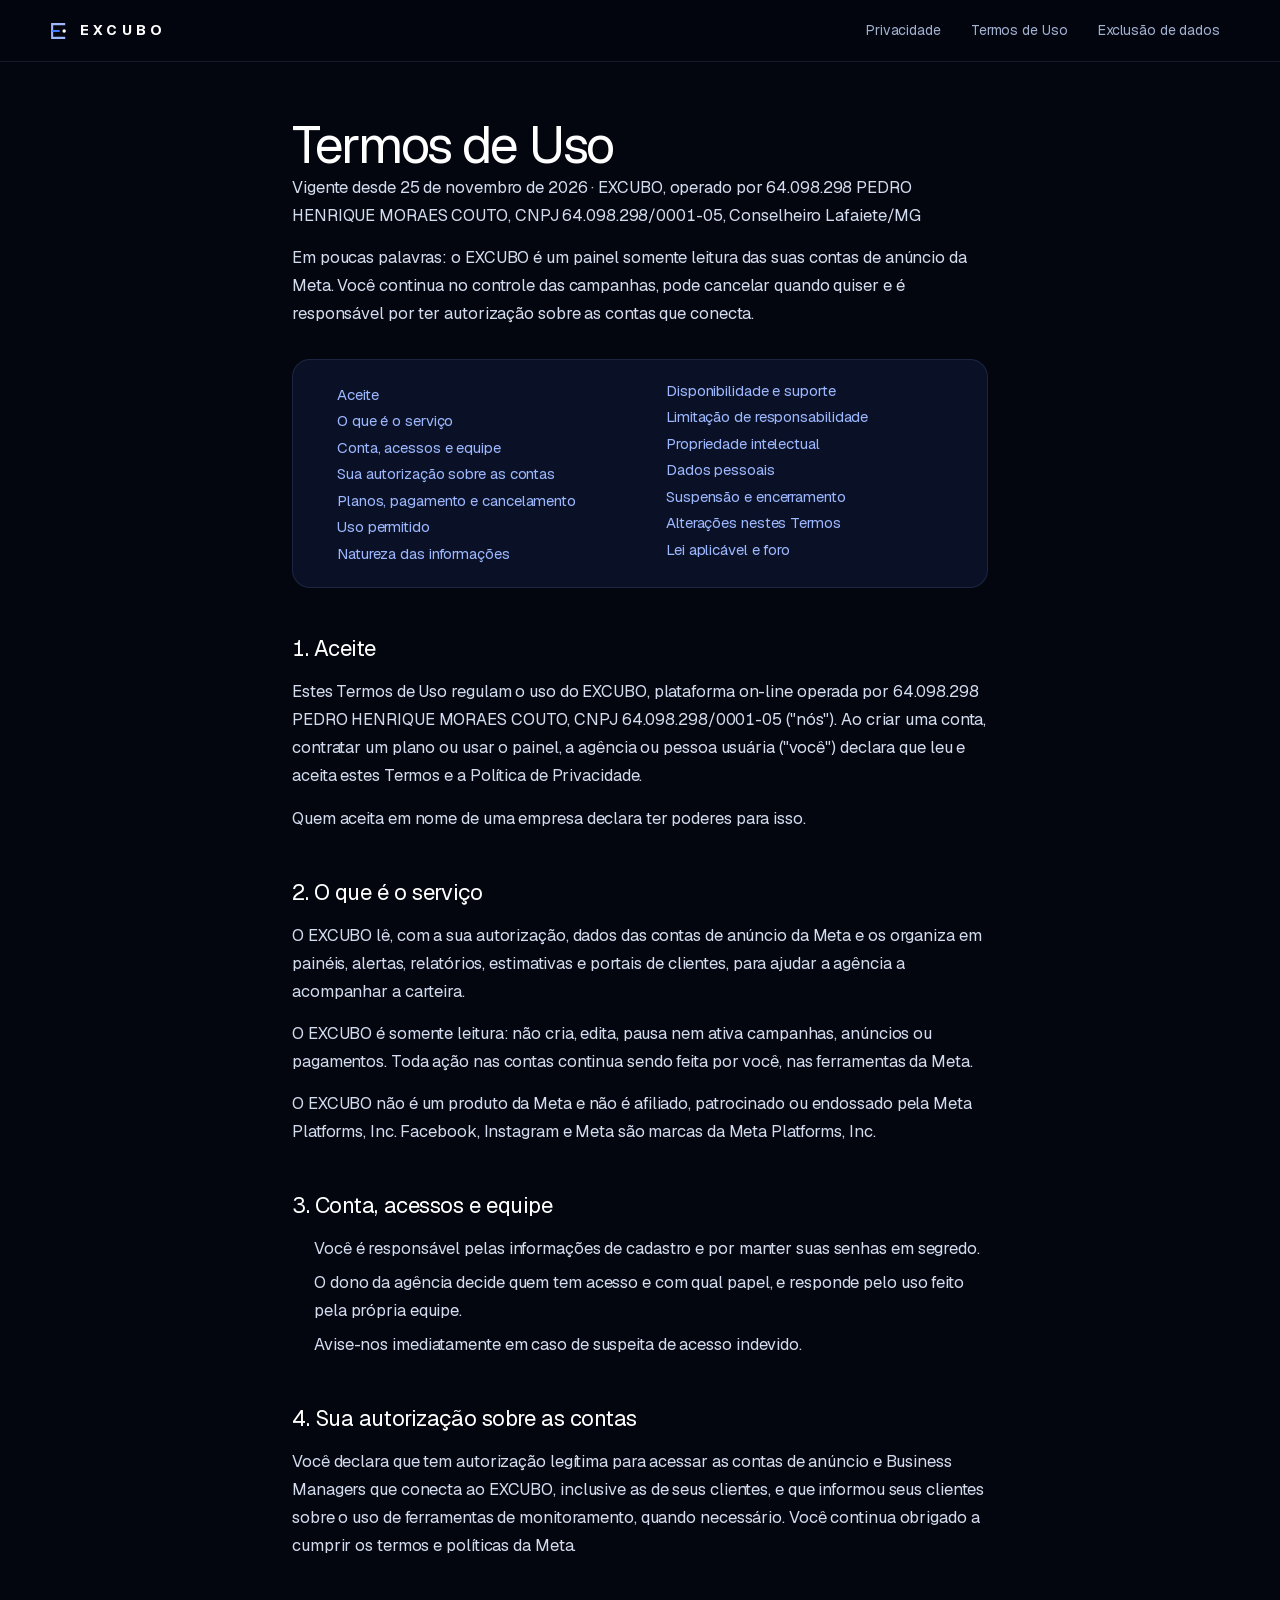
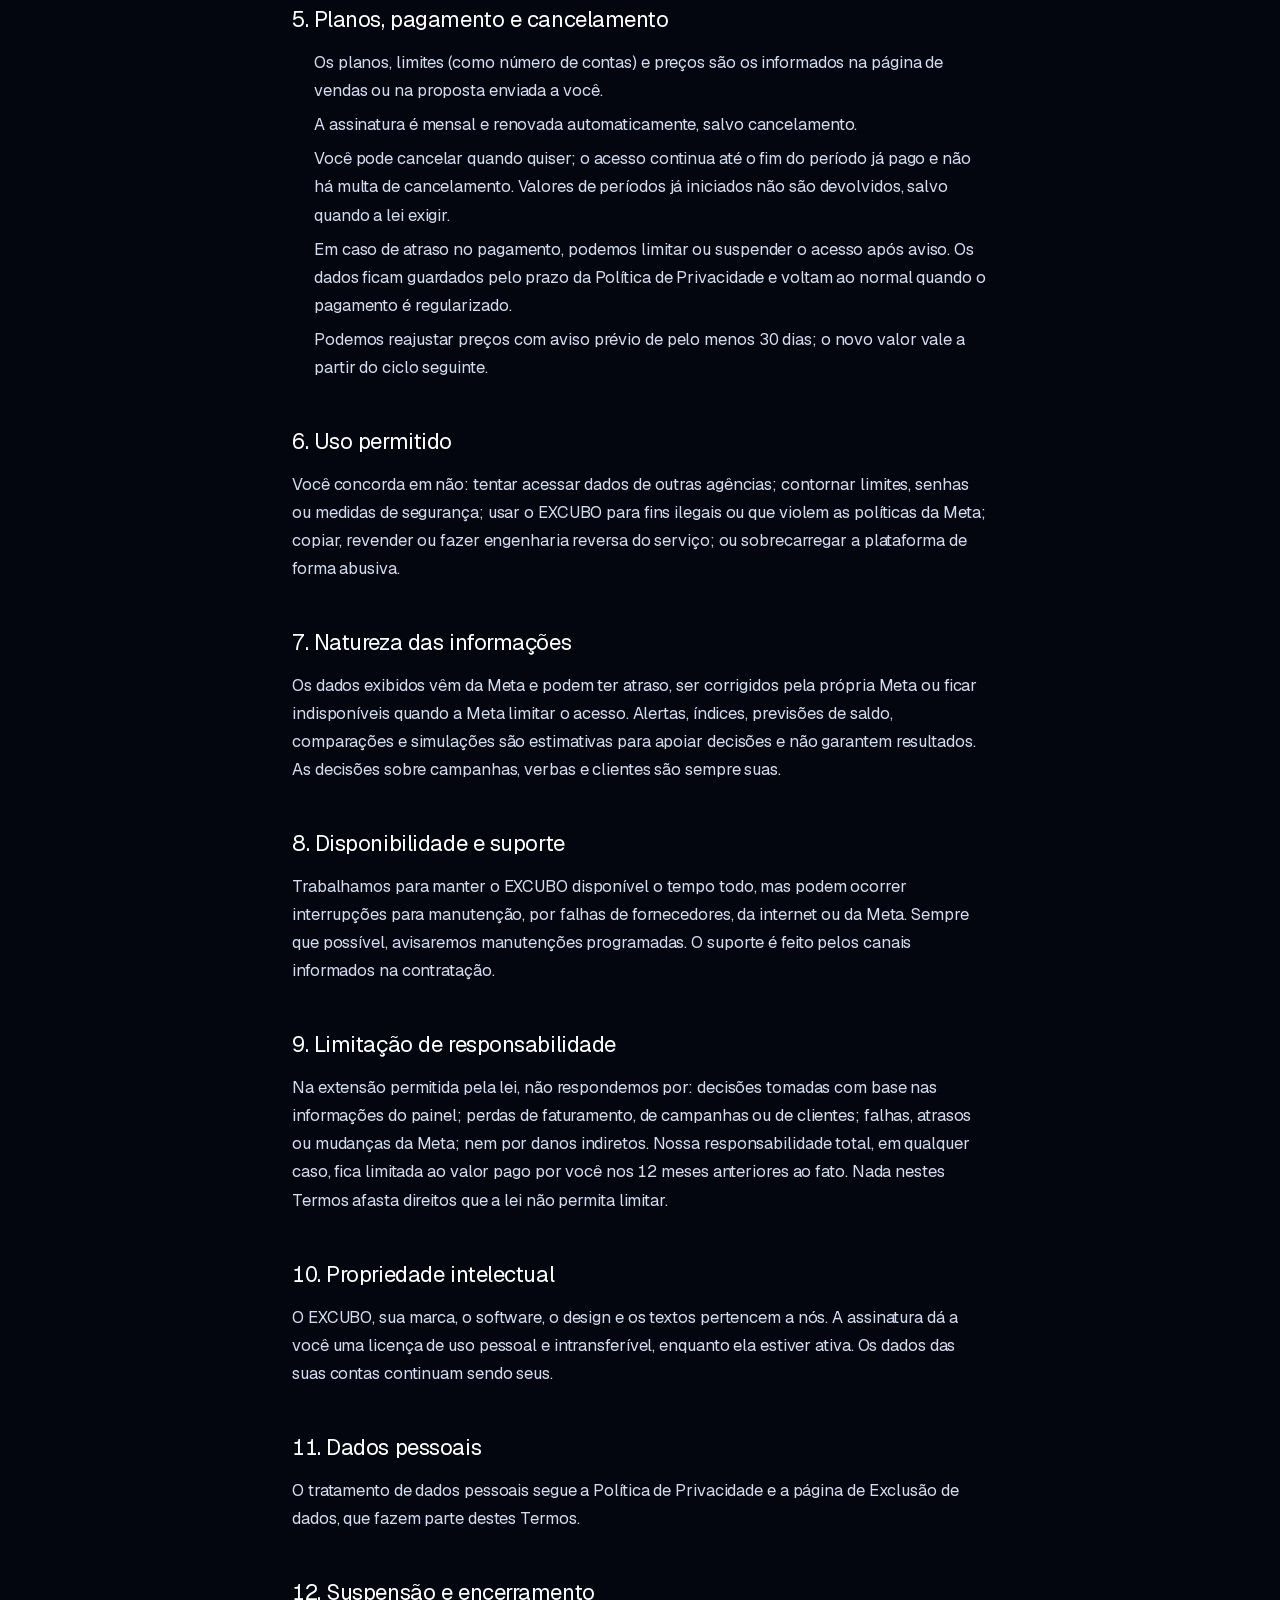
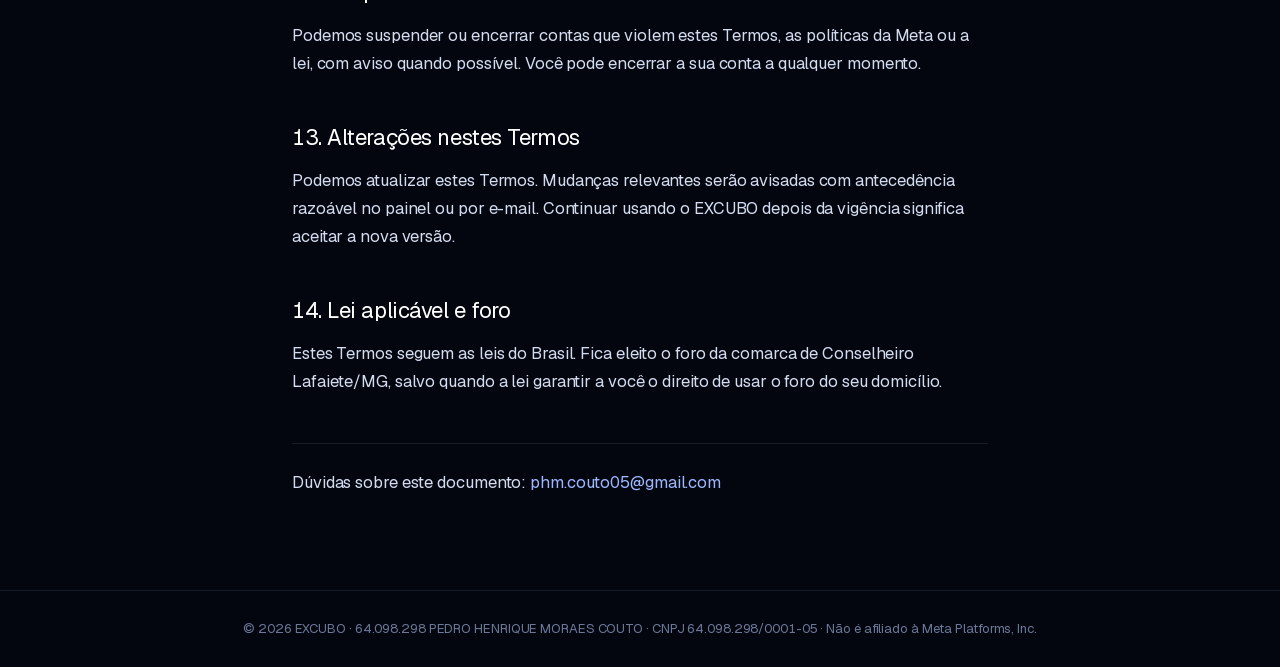
<file: termos/index.html>
<!DOCTYPE html><html lang="pt-BR" class="__variable_8eaea4 __variable_07d42c __variable_81ca43" data-theme="dark"><head><script>window.EXCUBO_ESTATICO=1</script><meta charSet="utf-8"/><meta name="viewport" content="width=device-width, initial-scale=1, viewport-fit=cover"/><link rel="stylesheet" href="/_next/static/css/ec7a9737db77e510.css" data-precedence="next"/><link rel="stylesheet" href="/_next/static/css/f9b175c18b5f72a6.css" data-precedence="next"/><link rel="stylesheet" href="/_next/static/css/97cf9b93e8e16a44.css" data-precedence="next"/><link rel="preload" as="script" fetchPriority="low" href="/_next/static/chunks/webpack-1ed0c6b71818a840.js"/><script src="/_next/static/chunks/4bd1b696-f785427dddbba9fb.js" async=""></script><script src="/_next/static/chunks/1255-b84741b894bb9354.js" async=""></script><script src="/_next/static/chunks/main-app-2164972e3d89d5d1.js" async=""></script><script src="/_next/static/chunks/app/layout-efc4d0b1fb2fd7ee.js" async=""></script><script src="/_next/static/chunks/app/error-cc340d1f54585553.js" async=""></script><script src="/_next/static/chunks/app/not-found-89865df3e8fac614.js" async=""></script><meta name="theme-color" content="#02040a"/><script>try{var t=localStorage.getItem('fc-theme');if(t!=='light'&&t!=='dark'){t=window.matchMedia&&window.matchMedia('(prefers-color-scheme: light)').matches?'light':'dark'}document.documentElement.setAttribute('data-theme',t)}catch(e){document.documentElement.setAttribute('data-theme','dark')}
try{var b=JSON.parse(localStorage.getItem('vg-branding')||'{}');var r=document.documentElement;if(b.accent&&b.accent.toLowerCase()!=='#3d7bff'){var av=(function(a){var b=/^#?([0-9a-f]{6})$/i.exec(a||"");if(!b)return null;var c=parseInt(b[1],16),d=c>>16&255,e=c>>8&255,f=255&c,g=function(a,b,c){return Math.round(a+(b-a)*c)},h=function(a){var b=a.toString(16);return b.length<2?"0"+b:b},i=function(a){return"#"+h(a[0])+h(a[1])+h(a[2])},j=function(a){return(a/=255)<=.03928?a/12.92:Math.pow((a+.055)/1.055,2.4)},k=function(a){return .2126*j(a[0])+.7152*j(a[1])+.0722*j(a[2])>.3?"#05070b":"#ffffff"},l=[d,e,f],m=[g(d,255,.16),g(e,255,.16),g(f,255,.16)],n=[g(d,0,.22),g(e,0,.22),g(f,0,.22)],o=[g(d,0,.36),g(e,0,.36),g(f,0,.36)];return{"--accent-dark":i(l),"--accent-dark-strong":i(m),"--accent-dark-on":k(l),"--accent-light":i(n),"--accent-light-strong":i(o),"--accent-light-on":k(n),"--color-brand-bright":"#"+b[1]}})(b.accent);if(av){r.setAttribute('data-accent','1');for(var k in av)r.style.setProperty(k,av[k])}}if(b.density==='compact')r.setAttribute('data-density','compact');if(b.motion==='off')r.setAttribute('data-motion','off');if(b.font==='public')r.setAttribute('data-font','public')}catch(e){}
try{if(localStorage.getItem('vg-rail')==='mini')document.documentElement.setAttribute('data-rail','mini')}catch(e){}
try{var gl=localStorage.getItem('vg-glass');if(localStorage.getItem('vg-id')!=='3'){localStorage.setItem('vg-id','3');localStorage.removeItem('vg-glass-claro');if(gl===null||gl==='cidade'||gl==='aurora'){gl=gl===null?null:'horizonte';if(gl)localStorage.setItem('vg-glass',gl)}else if(gl.indexOf('claro')===0){gl='claro-horizonte';localStorage.setItem('vg-glass',gl)}}if(gl===null){gl='horizonte';if(localStorage.getItem('fc-theme')===null)document.documentElement.setAttribute('data-theme','dark')}if(gl==='cidade'||gl==='aurora'||gl==='horizonte')document.documentElement.setAttribute('data-glass',gl);if(gl.indexOf('claro')===0){document.documentElement.setAttribute('data-glass',gl);document.documentElement.setAttribute('data-theme','light')}}catch(e){document.documentElement.setAttribute('data-glass','horizonte')}
try{var hh=new Date().getHours();document.documentElement.setAttribute('data-hora',hh>=5&&hh<12?'manha':hh>=12&&hh<18?'tarde':'noite')}catch(e){}
try{var pth=location.pathname;if(localStorage.getItem('fc-privacy')==='1'&&pth.indexOf('/relatorio')!==0&&pth.indexOf('/resumo')!==0)document.documentElement.setAttribute('data-privacy','1')}catch(e){}</script><script src="/_next/static/chunks/polyfills-42372ed130431b0a.js" noModule=""></script></head><body class="min-h-screen bg-bg font-sans text-ink antialiased"><div hidden=""><!--$?--><template id="B:0"></template><!--/$--></div><div class="vg-bg" aria-hidden="true"></div><div class="lg-page"><style>
.lg-page { min-height: 100vh; background: #03060f; color: #dfe6f7; font-family: var(--font-geist), system-ui, sans-serif; -webkit-font-smoothing: antialiased; }
.lg-top { position: sticky; top: 0; z-index: 5; display: flex; align-items: center; gap: 24px; padding: 14px clamp(16px, 4vw, 48px); background: rgb(3 6 15 / 0.85); backdrop-filter: blur(12px); border-bottom: 1px solid rgb(157 184 255 / 0.12); }
.lg-brand { display: inline-flex; align-items: center; gap: 10px; color: #fff; text-decoration: none; font-weight: 700; letter-spacing: 0.3em; font-size: 14px; }
.lg-top nav { margin-left: auto; display: flex; flex-wrap: wrap; gap: 6px; }
.lg-top nav a { color: #a3b1d1; text-decoration: none; font-size: 14px; padding: 6px 12px; border-radius: 999px; }
.lg-top nav a:hover { color: #fff; background: rgb(255 255 255 / 0.06); }
.lg-main { max-width: 760px; margin: 0 auto; padding: 56px clamp(16px, 4vw, 32px) 80px; }
.lg-main h1 { margin: 0; font-size: clamp(34px, 5vw, 52px); line-height: 1.05; letter-spacing: -0.035em; color: #fff; }
.lg-meta { margin: 14px 0 0; font-size: 14px; color: #8e9bbb; }
.lg-intro { margin: 28px 0 0; font-size: 19px; line-height: 1.6; color: #eef2fb; }
.lg-toc { margin: 32px 0 8px; padding: 20px 24px; border-radius: 18px; background: rgb(20 32 70 / 0.45); border: 1px solid rgb(157 184 255 / 0.12); }
.lg-toc ol { margin: 0; padding-left: 20px; columns: 2; column-gap: 32px; font-size: 15px; }
.lg-toc li { margin: 4px 0; break-inside: avoid; }
.lg-toc a { color: #b9ceff; text-decoration: none; }
.lg-toc a:hover { text-decoration: underline; }
.lg-main section { scroll-margin-top: 80px; }
.lg-main h2 { margin: 44px 0 12px; font-size: 22px; letter-spacing: -0.02em; color: #fff; }
.lg-main p, .lg-list { font-size: 16.5px; line-height: 1.7; color: #d4dcef; margin: 0 0 14px; }
.lg-list { padding-left: 22px; }
.lg-list li { margin: 6px 0; }
.lg-main a { color: #9db8ff; }
.lg-contact { margin-top: 48px !important; padding-top: 24px; border-top: 1px solid rgb(157 184 255 / 0.12); }
.lg-foot { padding: 28px clamp(16px, 4vw, 48px); font-size: 13px; color: #6c7898; border-top: 1px solid rgb(157 184 255 / 0.12); text-align: center; }
@media (max-width: 640px) { .lg-toc ol { columns: 1; } .lg-top nav a { padding: 6px 8px; font-size: 13px; } }
@media print { .lg-top, .lg-toc { display: none; } .lg-page { background: #fff; color: #000; } .lg-main h1, .lg-main h2, .lg-main p, .lg-list { color: #000; } }
</style><header class="lg-top"><a href="/conheca" class="lg-brand" aria-label="EXCUBO, página inicial"><svg width="22" height="22" viewBox="0 0 64 64" aria-hidden="true"><path d="M50 12H12V52H50" fill="none" stroke="#9db8ff" stroke-width="6" stroke-linejoin="miter"></path><path d="M12 32H34" stroke="#3d7bff" stroke-width="6"></path><circle cx="47" cy="32" r="5" fill="#fff"></circle></svg><span>EXCUBO</span></a><nav aria-label="Documentos"><a href="/privacidade">Privacidade</a><a href="/termos">Termos de Uso</a><a href="/exclusao-de-dados">Exclusão de dados</a></nav></header><main class="lg-main"><h1>Termos de Uso</h1><p class="lg-meta">Vigente desde <!-- -->25 de novembro de 2026<!-- --> · <!-- -->EXCUBO<!-- -->, operado por <!-- -->64.098.298 PEDRO HENRIQUE MORAES COUTO<!-- -->, CNPJ <!-- -->64.098.298/0001-05<!-- -->, <!-- -->Conselheiro Lafaiete<!-- -->/<!-- -->MG</p><p class="lg-intro">Em poucas palavras: o EXCUBO é um painel somente leitura das suas contas de anúncio da Meta. Você continua no controle das campanhas, pode cancelar quando quiser e é responsável por ter autorização sobre as contas que conecta.</p><nav class="lg-toc" aria-label="Neste documento"><ol><li><a href="#aceite">Aceite</a></li><li><a href="#servico">O que é o serviço</a></li><li><a href="#conta">Conta, acessos e equipe</a></li><li><a href="#autorizacao">Sua autorização sobre as contas</a></li><li><a href="#planos">Planos, pagamento e cancelamento</a></li><li><a href="#uso">Uso permitido</a></li><li><a href="#informacoes">Natureza das informações</a></li><li><a href="#disponibilidade">Disponibilidade e suporte</a></li><li><a href="#responsabilidade">Limitação de responsabilidade</a></li><li><a href="#propriedade">Propriedade intelectual</a></li><li><a href="#dados">Dados pessoais</a></li><li><a href="#encerramento">Suspensão e encerramento</a></li><li><a href="#alteracoes">Alterações nestes Termos</a></li><li><a href="#foro">Lei aplicável e foro</a></li></ol></nav><section id="aceite"><h2>1<!-- -->. <!-- -->Aceite</h2><p>Estes Termos de Uso regulam o uso do EXCUBO, plataforma on-line operada por 64.098.298 PEDRO HENRIQUE MORAES COUTO, CNPJ 64.098.298/0001-05 (&quot;nós&quot;). Ao criar uma conta, contratar um plano ou usar o painel, a agência ou pessoa usuária (&quot;você&quot;) declara que leu e aceita estes Termos e a Política de Privacidade.</p><p>Quem aceita em nome de uma empresa declara ter poderes para isso.</p></section><section id="servico"><h2>2<!-- -->. <!-- -->O que é o serviço</h2><p>O EXCUBO lê, com a sua autorização, dados das contas de anúncio da Meta e os organiza em painéis, alertas, relatórios, estimativas e portais de clientes, para ajudar a agência a acompanhar a carteira.</p><p>O EXCUBO é somente leitura: não cria, edita, pausa nem ativa campanhas, anúncios ou pagamentos. Toda ação nas contas continua sendo feita por você, nas ferramentas da Meta.</p><p>O EXCUBO não é um produto da Meta e não é afiliado, patrocinado ou endossado pela Meta Platforms, Inc. Facebook, Instagram e Meta são marcas da Meta Platforms, Inc.</p></section><section id="conta"><h2>3<!-- -->. <!-- -->Conta, acessos e equipe</h2><ul class="lg-list"><li>Você é responsável pelas informações de cadastro e por manter suas senhas em segredo.</li><li>O dono da agência decide quem tem acesso e com qual papel, e responde pelo uso feito pela própria equipe.</li><li>Avise-nos imediatamente em caso de suspeita de acesso indevido.</li></ul></section><section id="autorizacao"><h2>4<!-- -->. <!-- -->Sua autorização sobre as contas</h2><p>Você declara que tem autorização legítima para acessar as contas de anúncio e Business Managers que conecta ao EXCUBO, inclusive as de seus clientes, e que informou seus clientes sobre o uso de ferramentas de monitoramento, quando necessário. Você continua obrigado a cumprir os termos e políticas da Meta.</p></section><section id="planos"><h2>5<!-- -->. <!-- -->Planos, pagamento e cancelamento</h2><ul class="lg-list"><li>Os planos, limites (como número de contas) e preços são os informados na página de vendas ou na proposta enviada a você.</li><li>A assinatura é mensal e renovada automaticamente, salvo cancelamento.</li><li>Você pode cancelar quando quiser; o acesso continua até o fim do período já pago e não há multa de cancelamento. Valores de períodos já iniciados não são devolvidos, salvo quando a lei exigir.</li><li>Em caso de atraso no pagamento, podemos limitar ou suspender o acesso após aviso. Os dados ficam guardados pelo prazo da Política de Privacidade e voltam ao normal quando o pagamento é regularizado.</li><li>Podemos reajustar preços com aviso prévio de pelo menos 30 dias; o novo valor vale a partir do ciclo seguinte.</li></ul></section><section id="uso"><h2>6<!-- -->. <!-- -->Uso permitido</h2><p>Você concorda em não: tentar acessar dados de outras agências; contornar limites, senhas ou medidas de segurança; usar o EXCUBO para fins ilegais ou que violem as políticas da Meta; copiar, revender ou fazer engenharia reversa do serviço; ou sobrecarregar a plataforma de forma abusiva.</p></section><section id="informacoes"><h2>7<!-- -->. <!-- -->Natureza das informações</h2><p>Os dados exibidos vêm da Meta e podem ter atraso, ser corrigidos pela própria Meta ou ficar indisponíveis quando a Meta limitar o acesso. Alertas, índices, previsões de saldo, comparações e simulações são estimativas para apoiar decisões e não garantem resultados. As decisões sobre campanhas, verbas e clientes são sempre suas.</p></section><section id="disponibilidade"><h2>8<!-- -->. <!-- -->Disponibilidade e suporte</h2><p>Trabalhamos para manter o EXCUBO disponível o tempo todo, mas podem ocorrer interrupções para manutenção, por falhas de fornecedores, da internet ou da Meta. Sempre que possível, avisaremos manutenções programadas. O suporte é feito pelos canais informados na contratação.</p></section><section id="responsabilidade"><h2>9<!-- -->. <!-- -->Limitação de responsabilidade</h2><p>Na extensão permitida pela lei, não respondemos por: decisões tomadas com base nas informações do painel; perdas de faturamento, de campanhas ou de clientes; falhas, atrasos ou mudanças da Meta; nem por danos indiretos. Nossa responsabilidade total, em qualquer caso, fica limitada ao valor pago por você nos 12 meses anteriores ao fato. Nada nestes Termos afasta direitos que a lei não permita limitar.</p></section><section id="propriedade"><h2>10<!-- -->. <!-- -->Propriedade intelectual</h2><p>O EXCUBO, sua marca, o software, o design e os textos pertencem a nós. A assinatura dá a você uma licença de uso pessoal e intransferível, enquanto ela estiver ativa. Os dados das suas contas continuam sendo seus.</p></section><section id="dados"><h2>11<!-- -->. <!-- -->Dados pessoais</h2><p>O tratamento de dados pessoais segue a Política de Privacidade e a página de Exclusão de dados, que fazem parte destes Termos.</p></section><section id="encerramento"><h2>12<!-- -->. <!-- -->Suspensão e encerramento</h2><p>Podemos suspender ou encerrar contas que violem estes Termos, as políticas da Meta ou a lei, com aviso quando possível. Você pode encerrar a sua conta a qualquer momento.</p></section><section id="alteracoes"><h2>13<!-- -->. <!-- -->Alterações nestes Termos</h2><p>Podemos atualizar estes Termos. Mudanças relevantes serão avisadas com antecedência razoável no painel ou por e-mail. Continuar usando o EXCUBO depois da vigência significa aceitar a nova versão.</p></section><section id="foro"><h2>14<!-- -->. <!-- -->Lei aplicável e foro</h2><p>Estes Termos seguem as leis do Brasil. Fica eleito o foro da comarca de Conselheiro Lafaiete/MG, salvo quando a lei garantir a você o direito de usar o foro do seu domicílio.</p></section><p class="lg-contact">Dúvidas sobre este documento: <a href="mailto:phm.couto05@gmail.com">phm.couto05@gmail.com</a></p></main><footer class="lg-foot">© <!-- -->2026<!-- --> <!-- -->EXCUBO<!-- --> · <!-- -->64.098.298 PEDRO HENRIQUE MORAES COUTO<!-- --> · CNPJ <!-- -->64.098.298/0001-05<!-- --> · Não é afiliado à Meta Platforms, Inc.</footer></div><!--$?--><template id="B:1"></template><!--/$--><script>requestAnimationFrame(function(){$RT=performance.now()});</script><script src="/_next/static/chunks/webpack-1ed0c6b71818a840.js" id="_R_" async=""></script><div hidden id="S:1"></div><script>$RB=[];$RV=function(a){$RT=performance.now();for(var b=0;b<a.length;b+=2){var c=a[b],e=a[b+1];null!==e.parentNode&&e.parentNode.removeChild(e);var f=c.parentNode;if(f){var g=c.previousSibling,h=0;do{if(c&&8===c.nodeType){var d=c.data;if("/$"===d||"/&"===d)if(0===h)break;else h--;else"$"!==d&&"$?"!==d&&"$~"!==d&&"$!"!==d&&"&"!==d||h++}d=c.nextSibling;f.removeChild(c);c=d}while(c);for(;e.firstChild;)f.insertBefore(e.firstChild,c);g.data="$";g._reactRetry&&requestAnimationFrame(g._reactRetry)}}a.length=0};
$RC=function(a,b){if(b=document.getElementById(b))(a=document.getElementById(a))?(a.previousSibling.data="$~",$RB.push(a,b),2===$RB.length&&("number"!==typeof $RT?requestAnimationFrame($RV.bind(null,$RB)):(a=performance.now(),setTimeout($RV.bind(null,$RB),2300>a&&2E3<a?2300-a:$RT+300-a)))):b.parentNode.removeChild(b)};$RC("B:1","S:1")</script><title>Termos de Uso · EXCUBO</title><meta name="description" content="Regras de uso da plataforma EXCUBO de monitoramento de contas de anúncio da Meta."/><meta name="application-name" content="EXCUBO"/><link rel="manifest" href="/manifest.webmanifest"/><meta name="mobile-web-app-capable" content="yes"/><meta name="apple-mobile-web-app-title" content="EXCUBO"/><meta name="apple-mobile-web-app-status-bar-style" content="black-translucent"/><meta property="og:title" content="Termos de Uso · EXCUBO"/><meta property="og:description" content="Regras de uso da plataforma EXCUBO de monitoramento de contas de anúncio da Meta."/><meta property="og:site_name" content="EXCUBO"/><meta property="og:locale" content="pt_BR"/><meta property="og:image:alt" content="EXCUBO · Monitor de contas Meta Ads"/><meta property="og:image:type" content="image/png"/><meta property="og:image" content="https://excubo-app.github.io/og.png"/><meta property="og:image:width" content="1200"/><meta property="og:image:height" content="630"/><meta property="og:type" content="website"/><meta name="twitter:card" content="summary_large_image"/><meta name="twitter:title" content="Termos de Uso · EXCUBO"/><meta name="twitter:description" content="Regras de uso da plataforma EXCUBO de monitoramento de contas de anúncio da Meta."/><meta name="twitter:image:alt" content="EXCUBO · Monitor de contas Meta Ads"/><meta name="twitter:image:type" content="image/png"/><meta name="twitter:image" content="https://excubo-app.github.io/og.png"/><meta name="twitter:image:width" content="1200"/><meta name="twitter:image:height" content="630"/><link rel="shortcut icon" href="/icon-vigilo.png?v=3.0"/><link rel="icon" href="/icon-vigilo.png?v=3.0" type="image/png" sizes="256x256"/><link rel="apple-touch-icon" href="/apple-icon.png?v=3.0"/><script>document.querySelectorAll('body link[rel="icon"], body link[rel="apple-touch-icon"]').forEach(el => document.head.appendChild(el))</script><div hidden id="S:0"></div><script>$RC("B:0","S:0")</script><script>(self.__next_f=self.__next_f||[]).push([0])</script><script>self.__next_f.push([1,"1:\"$Sreact.fragment\"\n7:I[7150,[],\"\"]\n8:I[1463,[\"7177\",\"static/chunks/app/layout-efc4d0b1fb2fd7ee.js\"],\"default\"]\n9:I[4840,[\"7177\",\"static/chunks/app/layout-efc4d0b1fb2fd7ee.js\"],\"default\"]\na:I[9766,[],\"\"]\nb:I[6564,[\"8039\",\"static/chunks/app/error-cc340d1f54585553.js\"],\"default\"]\nc:I[8924,[],\"\"]\nd:I[8667,[\"4345\",\"static/chunks/app/not-found-89865df3e8fac614.js\"],\"VigiloMark\"]\ne:I[8667,[\"4345\",\"static/chunks/app/not-found-89865df3e8fac614.js\"],\"Wordmark\"]\nf:I[2619,[\"4345\",\"static/chunks/app/not-found-89865df3e8fac614.js\"],\"\"]\n24:I[4431,[],\"ViewportBoundary\"]\n26:I[4431,[],\"MetadataBoundary\"]\n27:\"$Sreact.suspense\"\n29:I[4431,[],\"OutletBoundary\"]\n2b:I[5278,[],\"AsyncMetadataOutlet\"]\n2d:I[622,[],\"IconMark\"]\n:HL[\"/_next/static/css/ec7a9737db77e510.css\",\"style\"]\n:HL[\"/_next/static/css/f9b175c18b5f72a6.css\",\"style\"]\n:HL[\"/_next/static/css/97cf9b93e8e16a44.css\",\"style\"]\n2:Tad9,"])</script><script>self.__next_f.push([1,"try{var t=localStorage.getItem('fc-theme');if(t!=='light'\u0026\u0026t!=='dark'){t=window.matchMedia\u0026\u0026window.matchMedia('(prefers-color-scheme: light)').matches?'light':'dark'}document.documentElement.setAttribute('data-theme',t)}catch(e){document.documentElement.setAttribute('data-theme','dark')}\ntry{var b=JSON.parse(localStorage.getItem('vg-branding')||'{}');var r=document.documentElement;if(b.accent\u0026\u0026b.accent.toLowerCase()!=='#3d7bff'){var av=(function(a){var b=/^#?([0-9a-f]{6})$/i.exec(a||\"\");if(!b)return null;var c=parseInt(b[1],16),d=c\u003e\u003e16\u0026255,e=c\u003e\u003e8\u0026255,f=255\u0026c,g=function(a,b,c){return Math.round(a+(b-a)*c)},h=function(a){var b=a.toString(16);return b.length\u003c2?\"0\"+b:b},i=function(a){return\"#\"+h(a[0])+h(a[1])+h(a[2])},j=function(a){return(a/=255)\u003c=.03928?a/12.92:Math.pow((a+.055)/1.055,2.4)},k=function(a){return .2126*j(a[0])+.7152*j(a[1])+.0722*j(a[2])\u003e.3?\"#05070b\":\"#ffffff\"},l=[d,e,f],m=[g(d,255,.16),g(e,255,.16),g(f,255,.16)],n=[g(d,0,.22),g(e,0,.22),g(f,0,.22)],o=[g(d,0,.36),g(e,0,.36),g(f,0,.36)];return{\"--accent-dark\":i(l),\"--accent-dark-strong\":i(m),\"--accent-dark-on\":k(l),\"--accent-light\":i(n),\"--accent-light-strong\":i(o),\"--accent-light-on\":k(n),\"--color-brand-bright\":\"#\"+b[1]}})(b.accent);if(av){r.setAttribute('data-accent','1');for(var k in av)r.style.setProperty(k,av[k])}}if(b.density==='compact')r.setAttribute('data-density','compact');if(b.motion==='off')r.setAttribute('data-motion','off');if(b.font==='public')r.setAttribute('data-font','public')}catch(e){}\ntry{if(localStorage.getItem('vg-rail')==='mini')document.documentElement.setAttribute('data-rail','mini')}catch(e){}\ntry{var gl=localStorage.getItem('vg-glass');if(localStorage.getItem('vg-id')!=='3'){localStorage.setItem('vg-id','3');localStorage.removeItem('vg-glass-claro');if(gl===null||gl==='cidade'||gl==='aurora'){gl=gl===null?null:'horizonte';if(gl)localStorage.setItem('vg-glass',gl)}else if(gl.indexOf('claro')===0){gl='claro-horizonte';localStorage.setItem('vg-glass',gl)}}if(gl===null){gl='horizonte';if(localStorage.getItem('fc-theme')===null)document.documentElement.setAttribute('data-theme','dark')}if(gl==='cidade'||gl==='aurora'||gl==='horizonte')document.documentElement.setAttribute('data-glass',gl);if(gl.indexOf('claro')===0){document.documentElement.setAttribute('data-glass',gl);document.documentElement.setAttribute('data-theme','light')}}catch(e){document.documentElement.setAttribute('data-glass','horizonte')}\ntry{var hh=new Date().getHours();document.documentElement.setAttribute('data-hora',hh\u003e=5\u0026\u0026hh\u003c12?'manha':hh\u003e=12\u0026\u0026hh\u003c18?'tarde':'noite')}catch(e){}\ntry{var pth=location.pathname;if(localStorage.getItem('fc-privacy')==='1'\u0026\u0026pth.indexOf('/relatorio')!==0\u0026\u0026pth.indexOf('/resumo')!==0)document.documentElement.setAttribute('data-privacy','1')}catch(e){}"])</script><script>self.__next_f.push([1,"0:{\"P\":null,\"b\":\"_5W-W0ZpzEIH0RvvnC-sV\",\"p\":\"\",\"c\":[\"\",\"termos\"],\"i\":false,\"f\":[[[\"\",{\"children\":[\"termos\",{\"children\":[\"__PAGE__\",{}]}]},\"$undefined\",\"$undefined\",true],[\"\",[\"$\",\"$1\",\"c\",{\"children\":[[[\"$\",\"link\",\"0\",{\"rel\":\"stylesheet\",\"href\":\"/_next/static/css/ec7a9737db77e510.css\",\"precedence\":\"next\",\"crossOrigin\":\"$undefined\",\"nonce\":\"$undefined\"}],[\"$\",\"link\",\"1\",{\"rel\":\"stylesheet\",\"href\":\"/_next/static/css/f9b175c18b5f72a6.css\",\"precedence\":\"next\",\"crossOrigin\":\"$undefined\",\"nonce\":\"$undefined\"}],[\"$\",\"link\",\"2\",{\"rel\":\"stylesheet\",\"href\":\"/_next/static/css/97cf9b93e8e16a44.css\",\"precedence\":\"next\",\"crossOrigin\":\"$undefined\",\"nonce\":\"$undefined\"}]],[\"$\",\"html\",null,{\"lang\":\"pt-BR\",\"className\":\"__variable_8eaea4 __variable_07d42c __variable_81ca43\",\"data-theme\":\"dark\",\"suppressHydrationWarning\":true,\"children\":[[\"$\",\"head\",null,{\"children\":[\"$\",\"script\",null,{\"dangerouslySetInnerHTML\":{\"__html\":\"$2\"}}]}],\"$L3\"]}]]}],{\"children\":[\"termos\",\"$L4\",{\"children\":[\"__PAGE__\",\"$L5\",{},null,false]},null,false]},null,false],\"$L6\",false]],\"m\":\"$undefined\",\"G\":[\"$7\",[]],\"s\":false,\"S\":false}\n"])</script><script>self.__next_f.push([1,"3:[\"$\",\"body\",null,{\"className\":\"min-h-screen bg-bg font-sans text-ink antialiased\",\"children\":[[\"$\",\"div\",null,{\"className\":\"vg-bg\",\"aria-hidden\":\"true\"}],[\"$\",\"$L8\",null,{}],[\"$\",\"$L9\",null,{}],[\"$\",\"$La\",null,{\"parallelRouterKey\":\"children\",\"error\":\"$b\",\"errorStyles\":[],\"errorScripts\":[],\"template\":[\"$\",\"$Lc\",null,{}],\"templateStyles\":\"$undefined\",\"templateScripts\":\"$undefined\",\"notFound\":[[\"$\",\"div\",null,{\"className\":\"force-dark vg-stage flex min-h-screen flex-col items-center justify-center px-6 text-center text-rail-ink\",\"children\":[[\"$\",\"$Ld\",null,{\"size\":84}],[\"$\",\"$Le\",null,{\"className\":\"mt-6 block text-[26px]\"}],[\"$\",\"div\",null,{\"className\":\"num mt-8 text-[13px] uppercase tracking-[0.3em] text-[#7fb2ff]\",\"children\":\"Erro 404\"}],[\"$\",\"h1\",null,{\"className\":\"title-display mt-3 text-2xl\",\"children\":\"Essa página não existe\"}],[\"$\",\"p\",null,{\"className\":\"mt-2 max-w-sm text-sm text-rail-muted\",\"children\":\"O endereço pode ter mudado ou foi digitado errado. Nada foi alterado nas suas contas.\"}],[\"$\",\"$Lf\",null,{\"href\":\"/\",\"className\":\"btn btn-primary mt-8\",\"children\":\"Voltar ao painel\"}]]}],[]],\"forbidden\":\"$undefined\",\"unauthorized\":\"$undefined\"}]]}]\n"])</script><script>self.__next_f.push([1,"4:[\"$\",\"$1\",\"c\",{\"children\":[null,[\"$\",\"$La\",null,{\"parallelRouterKey\":\"children\",\"error\":\"$undefined\",\"errorStyles\":\"$undefined\",\"errorScripts\":\"$undefined\",\"template\":[\"$\",\"$Lc\",null,{}],\"templateStyles\":\"$undefined\",\"templateScripts\":\"$undefined\",\"notFound\":\"$undefined\",\"forbidden\":\"$undefined\",\"unauthorized\":\"$undefined\"}]]}]\n10:T992,"])</script><script>self.__next_f.push([1,"\n.lg-page { min-height: 100vh; background: #03060f; color: #dfe6f7; font-family: var(--font-geist), system-ui, sans-serif; -webkit-font-smoothing: antialiased; }\n.lg-top { position: sticky; top: 0; z-index: 5; display: flex; align-items: center; gap: 24px; padding: 14px clamp(16px, 4vw, 48px); background: rgb(3 6 15 / 0.85); backdrop-filter: blur(12px); border-bottom: 1px solid rgb(157 184 255 / 0.12); }\n.lg-brand { display: inline-flex; align-items: center; gap: 10px; color: #fff; text-decoration: none; font-weight: 700; letter-spacing: 0.3em; font-size: 14px; }\n.lg-top nav { margin-left: auto; display: flex; flex-wrap: wrap; gap: 6px; }\n.lg-top nav a { color: #a3b1d1; text-decoration: none; font-size: 14px; padding: 6px 12px; border-radius: 999px; }\n.lg-top nav a:hover { color: #fff; background: rgb(255 255 255 / 0.06); }\n.lg-main { max-width: 760px; margin: 0 auto; padding: 56px clamp(16px, 4vw, 32px) 80px; }\n.lg-main h1 { margin: 0; font-size: clamp(34px, 5vw, 52px); line-height: 1.05; letter-spacing: -0.035em; color: #fff; }\n.lg-meta { margin: 14px 0 0; font-size: 14px; color: #8e9bbb; }\n.lg-intro { margin: 28px 0 0; font-size: 19px; line-height: 1.6; color: #eef2fb; }\n.lg-toc { margin: 32px 0 8px; padding: 20px 24px; border-radius: 18px; background: rgb(20 32 70 / 0.45); border: 1px solid rgb(157 184 255 / 0.12); }\n.lg-toc ol { margin: 0; padding-left: 20px; columns: 2; column-gap: 32px; font-size: 15px; }\n.lg-toc li { margin: 4px 0; break-inside: avoid; }\n.lg-toc a { color: #b9ceff; text-decoration: none; }\n.lg-toc a:hover { text-decoration: underline; }\n.lg-main section { scroll-margin-top: 80px; }\n.lg-main h2 { margin: 44px 0 12px; font-size: 22px; letter-spacing: -0.02em; color: #fff; }\n.lg-main p, .lg-list { font-size: 16.5px; line-height: 1.7; color: #d4dcef; margin: 0 0 14px; }\n.lg-list { padding-left: 22px; }\n.lg-list li { margin: 6px 0; }\n.lg-main a { color: #9db8ff; }\n.lg-contact { margin-top: 48px !important; padding-top: 24px; border-top: 1px solid rgb(157 184 255 / 0.12); }\n.lg-foot { padding: 28px clamp(16px, 4vw, 48px); font-size: 13px; color: #6c7898; border-top: 1px solid rgb(157 184 255 / 0.12); text-align: center; }\n@media (max-width: 640px) { .lg-toc ol { columns: 1; } .lg-top nav a { padding: 6px 8px; font-size: 13px; } }\n@media print { .lg-top, .lg-toc { display: none; } .lg-page { background: #fff; color: #000; } .lg-main h1, .lg-main h2, .lg-main p, .lg-list { color: #000; } }\n"])</script><script>self.__next_f.push([1,"5:[\"$\",\"$1\",\"c\",{\"children\":[[\"$\",\"div\",null,{\"className\":\"lg-page\",\"children\":[[\"$\",\"style\",null,{\"children\":\"$10\"}],[\"$\",\"header\",null,{\"className\":\"lg-top\",\"children\":[[\"$\",\"a\",null,{\"href\":\"/conheca\",\"className\":\"lg-brand\",\"aria-label\":\"EXCUBO, página inicial\",\"children\":[[\"$\",\"svg\",null,{\"width\":\"22\",\"height\":\"22\",\"viewBox\":\"0 0 64 64\",\"aria-hidden\":\"true\",\"children\":[[\"$\",\"path\",null,{\"d\":\"M50 12H12V52H50\",\"fill\":\"none\",\"stroke\":\"#9db8ff\",\"strokeWidth\":\"6\",\"strokeLinejoin\":\"miter\"}],[\"$\",\"path\",null,{\"d\":\"M12 32H34\",\"stroke\":\"#3d7bff\",\"strokeWidth\":\"6\"}],[\"$\",\"circle\",null,{\"cx\":\"47\",\"cy\":\"32\",\"r\":\"5\",\"fill\":\"#fff\"}]]}],[\"$\",\"span\",null,{\"children\":\"EXCUBO\"}]]}],[\"$\",\"nav\",null,{\"aria-label\":\"Documentos\",\"children\":[[\"$\",\"a\",\"/privacidade\",{\"href\":\"/privacidade\",\"children\":\"Privacidade\"}],[\"$\",\"a\",\"/termos\",{\"href\":\"/termos\",\"children\":\"Termos de Uso\"}],[\"$\",\"a\",\"/exclusao-de-dados\",{\"href\":\"/exclusao-de-dados\",\"children\":\"Exclusão de dados\"}]]}]]}],[\"$\",\"main\",null,{\"className\":\"lg-main\",\"children\":[[\"$\",\"h1\",null,{\"children\":\"Termos de Uso\"}],[\"$\",\"p\",null,{\"className\":\"lg-meta\",\"children\":[\"Vigente desde \",\"25 de novembro de 2026\",\" · \",\"EXCUBO\",\", operado por \",\"64.098.298 PEDRO HENRIQUE MORAES COUTO\",\", CNPJ \",\"64.098.298/0001-05\",\", \",\"Conselheiro Lafaiete\",\"/\",\"MG\"]}],\"$L11\",\"$L12\",[\"$L13\",\"$L14\",\"$L15\",\"$L16\",\"$L17\",\"$L18\",\"$L19\",\"$L1a\",\"$L1b\",\"$L1c\",\"$L1d\",\"$L1e\",\"$L1f\",\"$L20\"],\"$L21\"]}],\"$L22\"]}],null,\"$L23\"]}]\n"])</script><script>self.__next_f.push([1,"6:[\"$\",\"$1\",\"h\",{\"children\":[null,[[\"$\",\"$L24\",null,{\"children\":\"$L25\"}],null],[\"$\",\"$L26\",null,{\"children\":[\"$\",\"div\",null,{\"hidden\":true,\"children\":[\"$\",\"$27\",null,{\"fallback\":null,\"children\":\"$L28\"}]}]}]]}]\n11:[\"$\",\"p\",null,{\"className\":\"lg-intro\",\"children\":\"Em poucas palavras: o EXCUBO é um painel somente leitura das suas contas de anúncio da Meta. Você continua no controle das campanhas, pode cancelar quando quiser e é responsável por ter autorização sobre as contas que conecta.\"}]\n"])</script><script>self.__next_f.push([1,"12:[\"$\",\"nav\",null,{\"className\":\"lg-toc\",\"aria-label\":\"Neste documento\",\"children\":[\"$\",\"ol\",null,{\"children\":[[\"$\",\"li\",\"aceite\",{\"children\":[\"$\",\"a\",null,{\"href\":\"#aceite\",\"children\":\"Aceite\"}]}],[\"$\",\"li\",\"servico\",{\"children\":[\"$\",\"a\",null,{\"href\":\"#servico\",\"children\":\"O que é o serviço\"}]}],[\"$\",\"li\",\"conta\",{\"children\":[\"$\",\"a\",null,{\"href\":\"#conta\",\"children\":\"Conta, acessos e equipe\"}]}],[\"$\",\"li\",\"autorizacao\",{\"children\":[\"$\",\"a\",null,{\"href\":\"#autorizacao\",\"children\":\"Sua autorização sobre as contas\"}]}],[\"$\",\"li\",\"planos\",{\"children\":[\"$\",\"a\",null,{\"href\":\"#planos\",\"children\":\"Planos, pagamento e cancelamento\"}]}],[\"$\",\"li\",\"uso\",{\"children\":[\"$\",\"a\",null,{\"href\":\"#uso\",\"children\":\"Uso permitido\"}]}],[\"$\",\"li\",\"informacoes\",{\"children\":[\"$\",\"a\",null,{\"href\":\"#informacoes\",\"children\":\"Natureza das informações\"}]}],[\"$\",\"li\",\"disponibilidade\",{\"children\":[\"$\",\"a\",null,{\"href\":\"#disponibilidade\",\"children\":\"Disponibilidade e suporte\"}]}],[\"$\",\"li\",\"responsabilidade\",{\"children\":[\"$\",\"a\",null,{\"href\":\"#responsabilidade\",\"children\":\"Limitação de responsabilidade\"}]}],[\"$\",\"li\",\"propriedade\",{\"children\":[\"$\",\"a\",null,{\"href\":\"#propriedade\",\"children\":\"Propriedade intelectual\"}]}],[\"$\",\"li\",\"dados\",{\"children\":[\"$\",\"a\",null,{\"href\":\"#dados\",\"children\":\"Dados pessoais\"}]}],[\"$\",\"li\",\"encerramento\",{\"children\":[\"$\",\"a\",null,{\"href\":\"#encerramento\",\"children\":\"Suspensão e encerramento\"}]}],[\"$\",\"li\",\"alteracoes\",{\"children\":[\"$\",\"a\",null,{\"href\":\"#alteracoes\",\"children\":\"Alterações nestes Termos\"}]}],[\"$\",\"li\",\"foro\",{\"children\":[\"$\",\"a\",null,{\"href\":\"#foro\",\"children\":\"Lei aplicável e foro\"}]}]]}]}]\n"])</script><script>self.__next_f.push([1,"13:[\"$\",\"section\",\"aceite\",{\"id\":\"aceite\",\"children\":[[\"$\",\"h2\",null,{\"children\":[1,\". \",\"Aceite\"]}],[[\"$\",\"p\",\"0\",{\"children\":\"Estes Termos de Uso regulam o uso do EXCUBO, plataforma on-line operada por 64.098.298 PEDRO HENRIQUE MORAES COUTO, CNPJ 64.098.298/0001-05 (\\\"nós\\\"). Ao criar uma conta, contratar um plano ou usar o painel, a agência ou pessoa usuária (\\\"você\\\") declara que leu e aceita estes Termos e a Política de Privacidade.\"}],[\"$\",\"p\",\"1\",{\"children\":\"Quem aceita em nome de uma empresa declara ter poderes para isso.\"}]]]}]\n"])</script><script>self.__next_f.push([1,"14:[\"$\",\"section\",\"servico\",{\"id\":\"servico\",\"children\":[[\"$\",\"h2\",null,{\"children\":[2,\". \",\"O que é o serviço\"]}],[[\"$\",\"p\",\"0\",{\"children\":\"O EXCUBO lê, com a sua autorização, dados das contas de anúncio da Meta e os organiza em painéis, alertas, relatórios, estimativas e portais de clientes, para ajudar a agência a acompanhar a carteira.\"}],[\"$\",\"p\",\"1\",{\"children\":\"O EXCUBO é somente leitura: não cria, edita, pausa nem ativa campanhas, anúncios ou pagamentos. Toda ação nas contas continua sendo feita por você, nas ferramentas da Meta.\"}],[\"$\",\"p\",\"2\",{\"children\":\"O EXCUBO não é um produto da Meta e não é afiliado, patrocinado ou endossado pela Meta Platforms, Inc. Facebook, Instagram e Meta são marcas da Meta Platforms, Inc.\"}]]]}]\n"])</script><script>self.__next_f.push([1,"15:[\"$\",\"section\",\"conta\",{\"id\":\"conta\",\"children\":[[\"$\",\"h2\",null,{\"children\":[3,\". \",\"Conta, acessos e equipe\"]}],[[\"$\",\"ul\",\"0\",{\"className\":\"lg-list\",\"children\":[[\"$\",\"li\",\"Você é responsável pelas informações de cadastro e por manter suas senhas em segredo.\",{\"children\":\"Você é responsável pelas informações de cadastro e por manter suas senhas em segredo.\"}],[\"$\",\"li\",\"O dono da agência decide quem tem acesso e com qual papel, e responde pelo uso feito pela própria equipe.\",{\"children\":\"O dono da agência decide quem tem acesso e com qual papel, e responde pelo uso feito pela própria equipe.\"}],[\"$\",\"li\",\"Avise-nos imediatamente em caso de suspeita de acesso indevido.\",{\"children\":\"Avise-nos imediatamente em caso de suspeita de acesso indevido.\"}]]}]]]}]\n"])</script><script>self.__next_f.push([1,"16:[\"$\",\"section\",\"autorizacao\",{\"id\":\"autorizacao\",\"children\":[[\"$\",\"h2\",null,{\"children\":[4,\". \",\"Sua autorização sobre as contas\"]}],[[\"$\",\"p\",\"0\",{\"children\":\"Você declara que tem autorização legítima para acessar as contas de anúncio e Business Managers que conecta ao EXCUBO, inclusive as de seus clientes, e que informou seus clientes sobre o uso de ferramentas de monitoramento, quando necessário. Você continua obrigado a cumprir os termos e políticas da Meta.\"}]]]}]\n"])</script><script>self.__next_f.push([1,"17:[\"$\",\"section\",\"planos\",{\"id\":\"planos\",\"children\":[[\"$\",\"h2\",null,{\"children\":[5,\". \",\"Planos, pagamento e cancelamento\"]}],[[\"$\",\"ul\",\"0\",{\"className\":\"lg-list\",\"children\":[[\"$\",\"li\",\"Os planos, limites (como número de contas) e preços são os informados na página de vendas ou na proposta enviada a você.\",{\"children\":\"Os planos, limites (como número de contas) e preços são os informados na página de vendas ou na proposta enviada a você.\"}],[\"$\",\"li\",\"A assinatura é mensal e renovada automaticamente, salvo cancelamento.\",{\"children\":\"A assinatura é mensal e renovada automaticamente, salvo cancelamento.\"}],[\"$\",\"li\",\"Você pode cancelar quando quiser; o acesso continua até o fim do período já pago e não há multa de cancelamento. Valores de períodos já iniciados não são devolvidos, salvo quando a lei exigir.\",{\"children\":\"Você pode cancelar quando quiser; o acesso continua até o fim do período já pago e não há multa de cancelamento. Valores de períodos já iniciados não são devolvidos, salvo quando a lei exigir.\"}],[\"$\",\"li\",\"Em caso de atraso no pagamento, podemos limitar ou suspender o acesso após aviso. Os dados ficam guardados pelo prazo da Política de Privacidade e voltam ao normal quando o pagamento é regularizado.\",{\"children\":\"Em caso de atraso no pagamento, podemos limitar ou suspender o acesso após aviso. Os dados ficam guardados pelo prazo da Política de Privacidade e voltam ao normal quando o pagamento é regularizado.\"}],[\"$\",\"li\",\"Podemos reajustar preços com aviso prévio de pelo menos 30 dias; o novo valor vale a partir do ciclo seguinte.\",{\"children\":\"Podemos reajustar preços com aviso prévio de pelo menos 30 dias; o novo valor vale a partir do ciclo seguinte.\"}]]}]]]}]\n"])</script><script>self.__next_f.push([1,"18:[\"$\",\"section\",\"uso\",{\"id\":\"uso\",\"children\":[[\"$\",\"h2\",null,{\"children\":[6,\". \",\"Uso permitido\"]}],[[\"$\",\"p\",\"0\",{\"children\":\"Você concorda em não: tentar acessar dados de outras agências; contornar limites, senhas ou medidas de segurança; usar o EXCUBO para fins ilegais ou que violem as políticas da Meta; copiar, revender ou fazer engenharia reversa do serviço; ou sobrecarregar a plataforma de forma abusiva.\"}]]]}]\n19:[\"$\",\"section\",\"informacoes\",{\"id\":\"informacoes\",\"children\":[[\"$\",\"h2\",null,{\"children\":[7,\". \",\"Natureza das informações\"]}],[[\"$\",\"p\",\"0\",{\"children\":\"Os dados exibidos vêm da Meta e podem ter atraso, ser corrigidos pela própria Meta ou ficar indisponíveis quando a Meta limitar o acesso. Alertas, índices, previsões de saldo, comparações e simulações são estimativas para apoiar decisões e não garantem resultados. As decisões sobre campanhas, verbas e clientes são sempre suas.\"}]]]}]\n1a:[\"$\",\"section\",\"disponibilidade\",{\"id\":\"disponibilidade\",\"children\":[[\"$\",\"h2\",null,{\"children\":[8,\". \",\"Disponibilidade e suporte\"]}],[[\"$\",\"p\",\"0\",{\"children\":\"Trabalhamos para manter o EXCUBO disponível o tempo todo, mas podem ocorrer interrupções para manutenção, por falhas de fornecedores, da internet ou da Meta. Sempre que possível, avisaremos manutenções programadas. O suporte é feito pelos canais informados na contratação.\"}]]]}]\n1b:[\"$\",\"section\",\"responsabilidade\",{\"id\":\"responsabilidade\",\"children\":[[\"$\",\"h2\",null,{\"children\":[9,\". \",\"Limitação de responsabilidade\"]}],[[\"$\",\"p\",\"0\",{\"children\":\"Na extensão permitida pela lei, não respondemos por: decisões tomadas com base nas informações do painel; perdas de faturamento, de campanhas ou de clientes; falhas, atrasos ou mudanças da Meta; nem por danos indiretos. Nossa responsabilidade total, em qualquer caso, fica limitada ao valor pago por você nos 12 meses anteriores ao fato. Nada nestes Termos afasta direitos que a lei não permita limitar.\"}]]]}]\n1c:[\"$\",\"section\",\"propriedade\",{\"id\":\"propriedade\",\"children\":"])</script><script>self.__next_f.push([1,"[[\"$\",\"h2\",null,{\"children\":[10,\". \",\"Propriedade intelectual\"]}],[[\"$\",\"p\",\"0\",{\"children\":\"O EXCUBO, sua marca, o software, o design e os textos pertencem a nós. A assinatura dá a você uma licença de uso pessoal e intransferível, enquanto ela estiver ativa. Os dados das suas contas continuam sendo seus.\"}]]]}]\n1d:[\"$\",\"section\",\"dados\",{\"id\":\"dados\",\"children\":[[\"$\",\"h2\",null,{\"children\":[11,\". \",\"Dados pessoais\"]}],[[\"$\",\"p\",\"0\",{\"children\":\"O tratamento de dados pessoais segue a Política de Privacidade e a página de Exclusão de dados, que fazem parte destes Termos.\"}]]]}]\n1e:[\"$\",\"section\",\"encerramento\",{\"id\":\"encerramento\",\"children\":[[\"$\",\"h2\",null,{\"children\":[12,\". \",\"Suspensão e encerramento\"]}],[[\"$\",\"p\",\"0\",{\"children\":\"Podemos suspender ou encerrar contas que violem estes Termos, as políticas da Meta ou a lei, com aviso quando possível. Você pode encerrar a sua conta a qualquer momento.\"}]]]}]\n1f:[\"$\",\"section\",\"alteracoes\",{\"id\":\"alteracoes\",\"children\":[[\"$\",\"h2\",null,{\"children\":[13,\". \",\"Alterações nestes Termos\"]}],[[\"$\",\"p\",\"0\",{\"children\":\"Podemos atualizar estes Termos. Mudanças relevantes serão avisadas com antecedência razoável no painel ou por e-mail. Continuar usando o EXCUBO depois da vigência significa aceitar a nova versão.\"}]]]}]\n20:[\"$\",\"section\",\"foro\",{\"id\":\"foro\",\"children\":[[\"$\",\"h2\",null,{\"children\":[14,\". \",\"Lei aplicável e foro\"]}],[[\"$\",\"p\",\"0\",{\"children\":\"Estes Termos seguem as leis do Brasil. Fica eleito o foro da comarca de Conselheiro Lafaiete/MG, salvo quando a lei garantir a você o direito de usar o foro do seu domicílio.\"}]]]}]\n21:[\"$\",\"p\",null,{\"className\":\"lg-contact\",\"children\":[\"Dúvidas sobre este documento: \",[\"$\",\"a\",null,{\"href\":\"mailto:phm.couto05@gmail.com\",\"children\":\"phm.couto05@gmail.com\"}]]}]\n22:[\"$\",\"footer\",null,{\"className\":\"lg-foot\",\"children\":[\"© \",2026,\" \",\"EXCUBO\",\" · \",\"64.098.298 PEDRO HENRIQUE MORAES COUTO\",\" · CNPJ \",\"64.098.298/0001-05\",\" · Não é afiliado à Meta Platforms, Inc.\"]}]\n23:[\"$\",\"$L29\",null,{\"children\":"])</script><script>self.__next_f.push([1,"[\"$L2a\",[\"$\",\"$L2b\",null,{\"promise\":\"$@2c\"}]]}]\n25:[[\"$\",\"meta\",\"0\",{\"charSet\":\"utf-8\"}],[\"$\",\"meta\",\"1\",{\"name\":\"viewport\",\"content\":\"width=device-width, initial-scale=1, viewport-fit=cover\"}],[\"$\",\"meta\",\"2\",{\"name\":\"theme-color\",\"content\":\"#02040a\"}]]\n2a:null\n"])</script><script>self.__next_f.push([1,"2c:{\"metadata\":[[\"$\",\"title\",\"0\",{\"children\":\"Termos de Uso · EXCUBO\"}],[\"$\",\"meta\",\"1\",{\"name\":\"description\",\"content\":\"Regras de uso da plataforma EXCUBO de monitoramento de contas de anúncio da Meta.\"}],[\"$\",\"meta\",\"2\",{\"name\":\"application-name\",\"content\":\"EXCUBO\"}],[\"$\",\"link\",\"3\",{\"rel\":\"manifest\",\"href\":\"/manifest.webmanifest\",\"crossOrigin\":\"$undefined\"}],[\"$\",\"meta\",\"4\",{\"name\":\"mobile-web-app-capable\",\"content\":\"yes\"}],[\"$\",\"meta\",\"5\",{\"name\":\"apple-mobile-web-app-title\",\"content\":\"EXCUBO\"}],[\"$\",\"meta\",\"6\",{\"name\":\"apple-mobile-web-app-status-bar-style\",\"content\":\"black-translucent\"}],[\"$\",\"meta\",\"7\",{\"property\":\"og:title\",\"content\":\"Termos de Uso · EXCUBO\"}],[\"$\",\"meta\",\"8\",{\"property\":\"og:description\",\"content\":\"Regras de uso da plataforma EXCUBO de monitoramento de contas de anúncio da Meta.\"}],[\"$\",\"meta\",\"9\",{\"property\":\"og:site_name\",\"content\":\"EXCUBO\"}],[\"$\",\"meta\",\"10\",{\"property\":\"og:locale\",\"content\":\"pt_BR\"}],[\"$\",\"meta\",\"11\",{\"property\":\"og:image:alt\",\"content\":\"EXCUBO · Monitor de contas Meta Ads\"}],[\"$\",\"meta\",\"12\",{\"property\":\"og:image:type\",\"content\":\"image/png\"}],[\"$\",\"meta\",\"13\",{\"property\":\"og:image\",\"content\":\"https://excubo-app.github.io/og.png\"}],[\"$\",\"meta\",\"14\",{\"property\":\"og:image:width\",\"content\":\"1200\"}],[\"$\",\"meta\",\"15\",{\"property\":\"og:image:height\",\"content\":\"630\"}],[\"$\",\"meta\",\"16\",{\"property\":\"og:type\",\"content\":\"website\"}],[\"$\",\"meta\",\"17\",{\"name\":\"twitter:card\",\"content\":\"summary_large_image\"}],[\"$\",\"meta\",\"18\",{\"name\":\"twitter:title\",\"content\":\"Termos de Uso · EXCUBO\"}],[\"$\",\"meta\",\"19\",{\"name\":\"twitter:description\",\"content\":\"Regras de uso da plataforma EXCUBO de monitoramento de contas de anúncio da Meta.\"}],[\"$\",\"meta\",\"20\",{\"name\":\"twitter:image:alt\",\"content\":\"EXCUBO · Monitor de contas Meta Ads\"}],[\"$\",\"meta\",\"21\",{\"name\":\"twitter:image:type\",\"content\":\"image/png\"}],[\"$\",\"meta\",\"22\",{\"name\":\"twitter:image\",\"content\":\"https://excubo-app.github.io/og.png\"}],[\"$\",\"meta\",\"23\",{\"name\":\"twitter:image:width\",\"content\":\"1200\"}],[\"$\",\"meta\",\"24\",{\"name\":\"twitter:image:height\",\"content\":\"630\"}],[\"$\",\"link\",\"25\",{\"rel\":\"shortcut icon\",\"href\":\"/icon-vigilo.png?v=3.0\"}],[\"$\",\"link\",\"26\",{\"rel\":\"icon\",\"href\":\"/icon-vigilo.png?v=3.0\",\"type\":\"image/png\",\"sizes\":\"256x256\"}],[\"$\",\"link\",\"27\",{\"rel\":\"apple-touch-icon\",\"href\":\"/apple-icon.png?v=3.0\"}],[\"$\",\"$L2d\",\"28\",{}]],\"error\":null,\"digest\":\"$undefined\"}\n"])</script><script>self.__next_f.push([1,"28:\"$2c:metadata\"\n"])</script></body></html>
</file>
<file: _next/static/css/ec7a9737db77e510.css>
@font-face{font-family:Geist;font-style:normal;font-weight:100 900;font-display:swap;src:url(/_next/static/media/f639721981034f88-s.woff2) format("woff2");unicode-range:u+0460-052f,u+1c80-1c8a,u+20b4,u+2de0-2dff,u+a640-a69f,u+fe2e-fe2f}@font-face{font-family:Geist;font-style:normal;font-weight:100 900;font-display:swap;src:url(/_next/static/media/9766a7e9e2e0ad5a-s.woff2) format("woff2");unicode-range:u+0301,u+0400-045f,u+0490-0491,u+04b0-04b1,u+2116}@font-face{font-family:Geist;font-style:normal;font-weight:100 900;font-display:swap;src:url(/_next/static/media/b66cf8e69499582a-s.woff2) format("woff2");unicode-range:u+0102-0103,u+0110-0111,u+0128-0129,u+0168-0169,u+01a0-01a1,u+01af-01b0,u+0300-0301,u+0303-0304,u+0308-0309,u+0323,u+0329,u+1ea0-1ef9,u+20ab}@font-face{font-family:Geist;font-style:normal;font-weight:100 900;font-display:swap;src:url(/_next/static/media/aa016aab0e6d1295-s.woff2) format("woff2");unicode-range:u+0100-02ba,u+02bd-02c5,u+02c7-02cc,u+02ce-02d7,u+02dd-02ff,u+0304,u+0308,u+0329,u+1d00-1dbf,u+1e00-1e9f,u+1ef2-1eff,u+2020,u+20a0-20ab,u+20ad-20c4,u+2113,u+2c60-2c7f,u+a720-a7ff}@font-face{font-family:Geist;font-style:normal;font-weight:100 900;font-display:swap;src:url(/_next/static/media/22a5144ee8d83bca-s.p.woff2) format("woff2");unicode-range:u+00??,u+0131,u+0152-0153,u+02bb-02bc,u+02c6,u+02da,u+02dc,u+0304,u+0308,u+0329,u+2000-206f,u+20ac,u+2122,u+2191,u+2193,u+2212,u+2215,u+feff,u+fffd}@font-face{font-family:Geist Fallback;src:local("Arial");ascent-override:95.94%;descent-override:28.16%;line-gap-override:0.00%;size-adjust:104.76%}.__className_8eaea4{font-family:Geist,Geist Fallback;font-style:normal}.__variable_8eaea4{--font-geist:"Geist","Geist Fallback"}@font-face{font-family:Geist Mono;font-style:normal;font-weight:400;font-display:swap;src:url(/_next/static/media/013b72fa676f92e0-s.woff2) format("woff2");unicode-range:u+0460-052f,u+1c80-1c8a,u+20b4,u+2de0-2dff,u+a640-a69f,u+fe2e-fe2f}@font-face{font-family:Geist Mono;font-style:normal;font-weight:400;font-display:swap;src:url(/_next/static/media/b9408752a0c24fb9-s.woff2) format("woff2");unicode-range:u+0301,u+0400-045f,u+0490-0491,u+04b0-04b1,u+2116}@font-face{font-family:Geist Mono;font-style:normal;font-weight:400;font-display:swap;src:url(/_next/static/media/65f03d54ccadf4a8-s.woff2) format("woff2");unicode-range:u+2000-2001,u+2004-2008,u+200a,u+23b8-23bd,u+2500-259f}@font-face{font-family:Geist Mono;font-style:normal;font-weight:400;font-display:swap;src:url(/_next/static/media/e038a29029a234f2-s.woff2) format("woff2");unicode-range:u+0102-0103,u+0110-0111,u+0128-0129,u+0168-0169,u+01a0-01a1,u+01af-01b0,u+0300-0301,u+0303-0304,u+0308-0309,u+0323,u+0329,u+1ea0-1ef9,u+20ab}@font-face{font-family:Geist Mono;font-style:normal;font-weight:400;font-display:swap;src:url(/_next/static/media/2b5b02fc7e511755-s.woff2) format("woff2");unicode-range:u+0100-02ba,u+02bd-02c5,u+02c7-02cc,u+02ce-02d7,u+02dd-02ff,u+0304,u+0308,u+0329,u+1d00-1dbf,u+1e00-1e9f,u+1ef2-1eff,u+2020,u+20a0-20ab,u+20ad-20c4,u+2113,u+2c60-2c7f,u+a720-a7ff}@font-face{font-family:Geist Mono;font-style:normal;font-weight:400;font-display:swap;src:url(/_next/static/media/7d4881bb7e1bf84d-s.p.woff2) format("woff2");unicode-range:u+00??,u+0131,u+0152-0153,u+02bb-02bc,u+02c6,u+02da,u+02dc,u+0304,u+0308,u+0329,u+2000-206f,u+20ac,u+2122,u+2191,u+2193,u+2212,u+2215,u+feff,u+fffd}@font-face{font-family:Geist Mono;font-style:normal;font-weight:500;font-display:swap;src:url(/_next/static/media/013b72fa676f92e0-s.woff2) format("woff2");unicode-range:u+0460-052f,u+1c80-1c8a,u+20b4,u+2de0-2dff,u+a640-a69f,u+fe2e-fe2f}@font-face{font-family:Geist Mono;font-style:normal;font-weight:500;font-display:swap;src:url(/_next/static/media/b9408752a0c24fb9-s.woff2) format("woff2");unicode-range:u+0301,u+0400-045f,u+0490-0491,u+04b0-04b1,u+2116}@font-face{font-family:Geist Mono;font-style:normal;font-weight:500;font-display:swap;src:url(/_next/static/media/65f03d54ccadf4a8-s.woff2) format("woff2");unicode-range:u+2000-2001,u+2004-2008,u+200a,u+23b8-23bd,u+2500-259f}@font-face{font-family:Geist Mono;font-style:normal;font-weight:500;font-display:swap;src:url(/_next/static/media/e038a29029a234f2-s.woff2) format("woff2");unicode-range:u+0102-0103,u+0110-0111,u+0128-0129,u+0168-0169,u+01a0-01a1,u+01af-01b0,u+0300-0301,u+0303-0304,u+0308-0309,u+0323,u+0329,u+1ea0-1ef9,u+20ab}@font-face{font-family:Geist Mono;font-style:normal;font-weight:500;font-display:swap;src:url(/_next/static/media/2b5b02fc7e511755-s.woff2) format("woff2");unicode-range:u+0100-02ba,u+02bd-02c5,u+02c7-02cc,u+02ce-02d7,u+02dd-02ff,u+0304,u+0308,u+0329,u+1d00-1dbf,u+1e00-1e9f,u+1ef2-1eff,u+2020,u+20a0-20ab,u+20ad-20c4,u+2113,u+2c60-2c7f,u+a720-a7ff}@font-face{font-family:Geist Mono;font-style:normal;font-weight:500;font-display:swap;src:url(/_next/static/media/7d4881bb7e1bf84d-s.p.woff2) format("woff2");unicode-range:u+00??,u+0131,u+0152-0153,u+02bb-02bc,u+02c6,u+02da,u+02dc,u+0304,u+0308,u+0329,u+2000-206f,u+20ac,u+2122,u+2191,u+2193,u+2212,u+2215,u+feff,u+fffd}@font-face{font-family:Geist Mono;font-style:normal;font-weight:600;font-display:swap;src:url(/_next/static/media/013b72fa676f92e0-s.woff2) format("woff2");unicode-range:u+0460-052f,u+1c80-1c8a,u+20b4,u+2de0-2dff,u+a640-a69f,u+fe2e-fe2f}@font-face{font-family:Geist Mono;font-style:normal;font-weight:600;font-display:swap;src:url(/_next/static/media/b9408752a0c24fb9-s.woff2) format("woff2");unicode-range:u+0301,u+0400-045f,u+0490-0491,u+04b0-04b1,u+2116}@font-face{font-family:Geist Mono;font-style:normal;font-weight:600;font-display:swap;src:url(/_next/static/media/65f03d54ccadf4a8-s.woff2) format("woff2");unicode-range:u+2000-2001,u+2004-2008,u+200a,u+23b8-23bd,u+2500-259f}@font-face{font-family:Geist Mono;font-style:normal;font-weight:600;font-display:swap;src:url(/_next/static/media/e038a29029a234f2-s.woff2) format("woff2");unicode-range:u+0102-0103,u+0110-0111,u+0128-0129,u+0168-0169,u+01a0-01a1,u+01af-01b0,u+0300-0301,u+0303-0304,u+0308-0309,u+0323,u+0329,u+1ea0-1ef9,u+20ab}@font-face{font-family:Geist Mono;font-style:normal;font-weight:600;font-display:swap;src:url(/_next/static/media/2b5b02fc7e511755-s.woff2) format("woff2");unicode-range:u+0100-02ba,u+02bd-02c5,u+02c7-02cc,u+02ce-02d7,u+02dd-02ff,u+0304,u+0308,u+0329,u+1d00-1dbf,u+1e00-1e9f,u+1ef2-1eff,u+2020,u+20a0-20ab,u+20ad-20c4,u+2113,u+2c60-2c7f,u+a720-a7ff}@font-face{font-family:Geist Mono;font-style:normal;font-weight:600;font-display:swap;src:url(/_next/static/media/7d4881bb7e1bf84d-s.p.woff2) format("woff2");unicode-range:u+00??,u+0131,u+0152-0153,u+02bb-02bc,u+02c6,u+02da,u+02dc,u+0304,u+0308,u+0329,u+2000-206f,u+20ac,u+2122,u+2191,u+2193,u+2212,u+2215,u+feff,u+fffd}@font-face{font-family:Geist Mono Fallback;src:local("Arial");ascent-override:74.67%;descent-override:21.92%;line-gap-override:0.00%;size-adjust:134.59%}.__className_07d42c{font-family:Geist Mono,Geist Mono Fallback;font-style:normal}.__variable_07d42c{--font-num:"Geist Mono","Geist Mono Fallback"}@font-face{font-family:Public Sans;font-style:normal;font-weight:100 900;font-display:swap;src:url(/_next/static/media/f7650dfaa438c37c-s.woff2) format("woff2");unicode-range:u+0102-0103,u+0110-0111,u+0128-0129,u+0168-0169,u+01a0-01a1,u+01af-01b0,u+0300-0301,u+0303-0304,u+0308-0309,u+0323,u+0329,u+1ea0-1ef9,u+20ab}@font-face{font-family:Public Sans;font-style:normal;font-weight:100 900;font-display:swap;src:url(/_next/static/media/98baa4a7809fbf72-s.woff2) format("woff2");unicode-range:u+0100-02ba,u+02bd-02c5,u+02c7-02cc,u+02ce-02d7,u+02dd-02ff,u+0304,u+0308,u+0329,u+1d00-1dbf,u+1e00-1e9f,u+1ef2-1eff,u+2020,u+20a0-20ab,u+20ad-20c4,u+2113,u+2c60-2c7f,u+a720-a7ff}@font-face{font-family:Public Sans;font-style:normal;font-weight:100 900;font-display:swap;src:url(/_next/static/media/8bf7b2ceda89477b-s.p.woff2) format("woff2");unicode-range:u+00??,u+0131,u+0152-0153,u+02bb-02bc,u+02c6,u+02da,u+02dc,u+0304,u+0308,u+0329,u+2000-206f,u+20ac,u+2122,u+2191,u+2193,u+2212,u+2215,u+feff,u+fffd}@font-face{font-family:Public Sans Fallback;src:local("Arial");ascent-override:90.59%;descent-override:21.46%;line-gap-override:0.00%;size-adjust:104.87%}.__className_81ca43{font-family:Public Sans,Public Sans Fallback;font-style:normal}.__variable_81ca43{--font-public:"Public Sans","Public Sans Fallback"}
</file>
<file: _next/static/css/97cf9b93e8e16a44.css>
html[data-glass]:not([data-theme=light]) .vg-bg:after{content:"";position:fixed;inset:-15%;z-index:-1;pointer-events:none;background:radial-gradient(38% 32% at 18% 22%,rgb(61 123 255/.22),transparent 70%),radial-gradient(34% 30% at 82% 18%,rgb(124 92 255/.16),transparent 70%),radial-gradient(40% 36% at 60% 88%,rgb(34 195 230/.12),transparent 72%);transform:translate3d(calc(var(--px, 0) * -18px),calc(var(--py, 0) * -14px),0);animation:vg-ambient 38s ease-in-out infinite alternate;will-change:transform}@keyframes vg-ambient{0%{translate:0 0;scale:1}50%{translate:3% -2%;scale:1.06}to{translate:-3% 2%;scale:1.02}}html[data-glass]:not([data-theme=light]) .card{border:1px solid transparent;background:url("data:image/svg+xml,%3Csvg xmlns='http://www.w3.org/2000/svg' width='160' height='160'%3E%3Cfilter id='n'%3E%3CfeTurbulence type='fractalNoise' baseFrequency='.85' numOctaves='2' stitchTiles='stitch'/%3E%3CfeColorMatrix values='0 0 0 0 1 0 0 0 0 1 0 0 0 0 1 0 0 0 .5 0'/%3E%3C/filter%3E%3Crect width='160' height='160' filter='url(%23n)' opacity='.05'/%3E%3C/svg%3E") padding-box,linear-gradient(180deg,rgb(255 255 255/.07),rgb(255 255 255/.012) 42%,rgb(255 255 255/0)) padding-box,linear-gradient(rgb(12 18 33/.52),rgb(10 15 28/.58)) padding-box,linear-gradient(155deg,rgb(255 255 255/.3),rgb(255 255 255/.06) 32%,rgb(255 255 255/.03) 60%,rgb(120 160 255/.26)) border-box;box-shadow:inset 0 1px 0 rgb(255 255 255/.06),0 1px 0 rgb(0 0 0/.35),0 30px 70px -36px rgb(0 0 0/.85);transition:box-shadow .42s var(--ease-out)}@media (hover:hover) and (pointer:fine){html[data-glass]:not([data-theme=light]) .card:not(:has(table)):hover{box-shadow:inset 0 1px 0 rgb(255 255 255/.08),0 1px 0 rgb(0 0 0/.35),0 40px 90px -36px rgb(0 0 0/.9),0 0 0 1px rgb(var(--glow-rgb)/.12)}}html[data-glass]:not([data-theme=light]) aside [aria-current=page].group{background:linear-gradient(90deg,rgb(61 123 255/.3),rgb(61 123 255/.07));box-shadow:inset 0 0 0 1px rgb(140 175 255/.22),inset 0 1px 0 rgb(255 255 255/.12),0 10px 26px -14px rgb(61 123 255/.8);color:#ffffff}html[data-glass]:not([data-theme=light]) aside [aria-current=page].group svg{color:#cfe0ff;filter:drop-shadow(0 0 6px rgb(61 123 255/.9))}html[data-glass]:not([data-theme=light]) aside nav button.group{transition:background-color .2s ease,color .2s ease,transform .2s var(--ease-out)}@media (hover:hover){html[data-glass]:not([data-theme=light]):not([data-motion=off]) aside nav button.group:hover:not([aria-current=page]){transform:translateX(2px)}}html[data-glass]:not([data-theme=light]) .vg-title{background:linear-gradient(180deg,#ffffff,#dfe6f5 55%,#9fb0d0);-webkit-background-clip:text;background-clip:text;color:transparent;letter-spacing:-.015em}.vg-title{animation:vg-title-in .56s var(--ease-out) both}@keyframes vg-title-in{0%{opacity:0;transform:translateY(6px);filter:blur(6px);letter-spacing:.02em}}html[data-glass]:not([data-theme=light]) .btn-primary{position:relative;overflow:hidden;background:linear-gradient(180deg,#5b93ff,#2f5cff);box-shadow:inset 0 1px 0 rgb(255 255 255/.28),0 10px 30px -12px rgb(61 123 255/.95)}.btn-primary:after{content:"";position:absolute;inset:0;background:linear-gradient(110deg,transparent 30%,rgb(255 255 255/.32) 50%,transparent 70%);transform:translateX(-130%);pointer-events:none}@media (hover:hover){html:not([data-motion=off]) .btn-primary:hover:not(:disabled):after{transform:translateX(130%);transition:transform .8s var(--ease-out)}}html[data-glass]:not([data-theme=light]) .btn-ghost:hover:not(:disabled){background:rgb(255 255 255/.09);border-color:rgb(255 255 255/.2)}html[data-glass]:not([data-theme=light]) .stagger>*{animation:vg-elite-in .68s var(--ease-out) both}html[data-glass]:not([data-theme=light]) .stagger>:nth-child(2){animation-delay:60ms}html[data-glass]:not([data-theme=light]) .stagger>:nth-child(3){animation-delay:.12s}html[data-glass]:not([data-theme=light]) .stagger>:nth-child(4){animation-delay:.18s}html[data-glass]:not([data-theme=light]) .stagger>:nth-child(5){animation-delay:.24s}html[data-glass]:not([data-theme=light]) .stagger>:nth-child(6){animation-delay:.3s}html[data-glass]:not([data-theme=light]) .stagger>:nth-child(7){animation-delay:.36s}html[data-glass]:not([data-theme=light]) .stagger>:nth-child(n+8){animation-delay:.42s}@keyframes vg-elite-in{0%{opacity:0;transform:translateY(14px) scale(.985);filter:blur(8px)}}html[data-glass]:not([data-theme=light]) .pop{animation:vg-pop-in .36s var(--ease-out) both}html[data-glass]:not([data-theme=light]) .glass-panel,html[data-glass]:not([data-theme=light]) [role=dialog]>.relative{border-color:rgb(255 255 255/.14)!important}html[data-glass]:not([data-theme=light]) .bg-ok.rounded-full.h-1\.5.w-1\.5,html[data-glass]:not([data-theme=light]) .bg-ok.rounded-full.h-2.w-2{box-shadow:0 0 0 0 rgb(62 207 142/.6);animation:vg-live-ring 2.4s ease-out infinite}@keyframes vg-live-ring{0%{box-shadow:0 0 0 0 rgb(62 207 142/.55)}to{box-shadow:0 0 0 8px rgb(62 207 142/0)}}html[data-glass]:not([data-theme=light]) .card thead th{color:#aab6d3;letter-spacing:.04em}html[data-glass]:not([data-theme=light]) tbody tr:hover{background:linear-gradient(90deg,rgb(61 123 255/.1),rgb(61 123 255/.02))!important}html[data-glass]:not([data-theme=light]) ::-webkit-scrollbar-thumb{background-color:rgb(255 255 255/.14)}html[data-motion=off] :is(.vg-title,.stagger>*,.pop){animation:none!important}html[data-motion=off] .vg-bg:after{animation:none!important;transform:none!important}html[data-motion=off] .bg-ok.rounded-full{animation:none!important}@media (prefers-reduced-motion:reduce){.bg-ok.rounded-full,.vg-bg:after,.vg-title{animation:none!important}}@media print{.vg-bg:after{display:none!important}}html[data-glass]:not([data-theme=light]) .vg-stat{border:1px solid transparent;border-radius:20px;background:radial-gradient(120% 90% at 100% 0,var(--stat-glow,rgb(61 123 255/.16)),transparent 55%) padding-box,linear-gradient(180deg,rgb(255 255 255/.07),rgb(255 255 255/.012) 45%) padding-box,linear-gradient(rgb(12 18 33/.5),rgb(10 15 28/.56)) padding-box,linear-gradient(155deg,rgb(255 255 255/.3),rgb(255 255 255/.05) 35%,var(--stat-edge,rgb(120 160 255/.26))) border-box;-webkit-backdrop-filter:blur(22px) saturate(150%);backdrop-filter:blur(22px) saturate(150%);box-shadow:inset 0 1px 0 rgb(255 255 255/.06),0 30px 70px -36px rgb(0 0 0/.85)}html[data-glass]:not([data-theme=light]) .vg-stat[data-tone=critical]{--stat-glow:rgb(255 107 107/0.22);--stat-edge:rgb(255 107 107/0.45)}html[data-glass]:not([data-theme=light]) .vg-stat[data-tone=warning]{--stat-glow:rgb(244 207 61/0.16);--stat-edge:rgb(244 207 61/0.4)}html[data-glass]:not([data-theme=light]) .vg-stat .num{background:linear-gradient(180deg,#ffffff,#c3cfe8);-webkit-background-clip:text;background-clip:text;color:transparent}html[data-glass]:not([data-theme=light]) .vg-stat[data-tone=critical] .num{background-image:linear-gradient(180deg,#ffd1d1,#ff6b6b)}html[data-glass]:not([data-theme=light]) .vg-stat[data-tone=warning] .num{background-image:linear-gradient(180deg,#fff1bf,#f4cf3d)}.vg-glass{border:1px solid transparent;background:linear-gradient(180deg,rgb(255 255 255/.08),rgb(255 255 255/.015) 45%) padding-box,linear-gradient(rgb(12 18 33/.55),rgb(9 13 26/.62)) padding-box,linear-gradient(155deg,rgb(255 255 255/.32),rgb(255 255 255/.06) 35%,rgb(120 160 255/.3)) border-box;-webkit-backdrop-filter:blur(26px) saturate(160%);backdrop-filter:blur(26px) saturate(160%);box-shadow:inset 0 1px 0 rgb(255 255 255/.08),0 40px 100px -40px rgb(0 0 0/.9)}.vg-silver{background:linear-gradient(180deg,#ffffff,#dfe6f5 55%,#9fb0d0);-webkit-background-clip:text;background-clip:text;color:transparent}.vg-login-bg{background:radial-gradient(45% 38% at 50% 30%,rgb(61 123 255/.28),transparent 70%),linear-gradient(180deg,rgb(3 5 12/.55),rgb(3 5 12/.85)),url(/fundos/cidade.jpg) 50% /cover no-repeat}.vg-login-mark{position:relative}.vg-login-mark:before{content:"";position:absolute;inset:-40%;border-radius:999px;z-index:-1;background:radial-gradient(circle,rgb(61 123 255/.45),transparent 62%);filter:blur(10px);animation:vg-breathe 5.5s ease-in-out infinite}@keyframes vg-breathe{0%,to{opacity:.65;transform:scale(.95)}50%{opacity:1;transform:scale(1.05)}}.vg-btn-glow{background:linear-gradient(180deg,#5b93ff,#2f5cff)!important;box-shadow:inset 0 1px 0 rgb(255 255 255/.28),0 14px 36px -12px rgb(61 123 255/.95)!important}html[data-motion=off] .vg-login-mark:before{animation:none}@media (prefers-reduced-motion:reduce){.vg-login-mark:before{animation:none}}html[data-glass]:not([data-theme=light]) .vg-client-hero{background:radial-gradient(60% 120% at 0 0,rgb(61 123 255/.2),transparent 60%) padding-box,linear-gradient(180deg,rgb(255 255 255/.07),rgb(255 255 255/.012) 45%) padding-box,linear-gradient(rgb(12 18 33/.52),rgb(10 15 28/.58)) padding-box,linear-gradient(155deg,rgb(255 255 255/.32),rgb(255 255 255/.06) 35%,rgb(120 160 255/.3)) border-box}html[data-glass]:not([data-theme=light]) .vg-name{background:linear-gradient(180deg,#ffffff,#c9d4ea);-webkit-background-clip:text;background-clip:text;color:transparent}.vg-avatar-ring{position:relative;display:inline-flex;border-radius:999px}html[data-glass]:not([data-theme=light]) .vg-avatar-ring:before{content:"";position:absolute;inset:-4px;border-radius:999px;background:conic-gradient(from 180deg,rgb(61 123 255/.9),rgb(140 175 255/.2),rgb(61 123 255/.9));-webkit-mask:radial-gradient(circle,transparent 62%,#000 63%);mask:radial-gradient(circle,transparent 62%,#000 63%);animation:vg-spin 9s linear infinite}html[data-glass]:not([data-theme=light]) .vg-modal{border:1px solid transparent!important;background:linear-gradient(180deg,rgb(255 255 255/.08),rgb(255 255 255/.015) 40%) padding-box,linear-gradient(rgb(13 19 35/.82),rgb(10 15 28/.88)) padding-box,linear-gradient(155deg,rgb(255 255 255/.3),rgb(255 255 255/.06) 35%,rgb(120 160 255/.3)) border-box!important;-webkit-backdrop-filter:blur(28px) saturate(160%);backdrop-filter:blur(28px) saturate(160%);border-radius:22px}html[data-glass]:not([data-theme=light]) .bg-muted\/30,html[data-glass]:not([data-theme=light]) .bg-muted\/35{background-color:rgb(255 255 255/.2)}html[data-glass]:not([data-theme=light]) .rounded-t-\[3px\].bg-brand{box-shadow:0 0 16px rgb(61 123 255/.6)}html[data-motion=off] .vg-avatar-ring:before{animation:none}@media (prefers-reduced-motion:reduce){.vg-avatar-ring:before{animation:none}}.vg-lens3d{position:relative;perspective:700px}.vg-lens3d-glow{position:absolute;inset:-45%;border-radius:999px;background:radial-gradient(circle,rgb(61 123 255/.42),transparent 62%);filter:blur(12px);animation:vg-breathe 6s ease-in-out infinite}.vg-lens3d-rot{position:absolute;inset:0;transform-style:preserve-3d;animation:vg-lens-sway 9s ease-in-out infinite}.vg-lens3d-layer{position:absolute;inset:0;width:100%;height:100%;overflow:visible}.vg-lens3d-sheen{mix-blend-mode:screen}html[data-motion=off] :is(.vg-lens3d-rot,.vg-lens3d-glow){animation:none}html[data-motion=off] .vg-lens3d-sheen{display:none}@media (prefers-reduced-motion:reduce){:is(.vg-lens3d-rot,.vg-lens3d-glow){animation:none}.vg-lens3d-sheen{display:none}}@property --vg-run{syntax:"<angle>";inherits:false;initial-value:0deg}.vg-runner{position:relative;isolation:isolate}.vg-runner>.vg-run-edge{position:absolute;inset:0;border-radius:inherit;padding:1px;pointer-events:none;z-index:2;background:conic-gradient(from var(--vg-run),transparent 0deg,transparent 300deg,rgb(160 195 255/.95) 340deg,#ffffff 352deg,transparent 1turn);-webkit-mask:linear-gradient(#000 0 0) content-box,linear-gradient(#000 0 0);-webkit-mask-composite:xor;mask:linear-gradient(#000 0 0) content-box,linear-gradient(#000 0 0);mask-composite:exclude;animation:vg-run 7s linear infinite;opacity:.85}@keyframes vg-run{to{--vg-run:360deg}}html[data-motion=off] .vg-run-edge{animation:none;opacity:0}@media (prefers-reduced-motion:reduce){.vg-run-edge{animation:none;opacity:0}}@media (hover:hover) and (pointer:fine){html[data-glass]:not([data-theme=light]) .vg-stat{background:radial-gradient(180px circle at var(--mx,-200px) var(--my,-200px),rgb(255 255 255/.09),transparent 70%) padding-box,radial-gradient(120% 90% at 100% 0,var(--stat-glow,rgb(61 123 255/.16)),transparent 55%) padding-box,linear-gradient(180deg,rgb(255 255 255/.07),rgb(255 255 255/.012) 45%) padding-box,linear-gradient(rgb(12 18 33/.5),rgb(10 15 28/.56)) padding-box,linear-gradient(155deg,rgb(255 255 255/.3),rgb(255 255 255/.05) 35%,var(--stat-edge,rgb(120 160 255/.26))) border-box}}.vg-net{-webkit-mask-image:linear-gradient(90deg,transparent 35%,#000 80%);mask-image:linear-gradient(90deg,transparent 35%,#000 80%);opacity:.9}html[data-theme=light] .vg-net{display:none}.vg-reveal-x{animation:vg-reveal-x 1.1s var(--ease-out) .15s both}@keyframes vg-reveal-x{0%{clip-path:inset(0 100% 0 0)}to{clip-path:inset(0 0 0 0)}}html[data-glass]:not([data-theme=light]) .vg-tip{background:rgb(14 20 36/.72)!important;-webkit-backdrop-filter:blur(14px);backdrop-filter:blur(14px);border-color:rgb(255 255 255/.14)!important;border-radius:10px}html[data-motion=off] .vg-reveal-x{animation:none}html[data-glass]:not([data-theme=light]) .vg-toast{background:rgb(14 20 36/.72)!important;-webkit-backdrop-filter:blur(22px) saturate(150%);backdrop-filter:blur(22px) saturate(150%);border-color:rgb(255 255 255/.14)!important;border-radius:16px;box-shadow:inset 0 1px 0 rgb(255 255 255/.08),0 24px 60px -24px rgb(0 0 0/.85)!important}.vg-toast-icon svg path{stroke-dasharray:40;stroke-dashoffset:40;animation:vg-toast-draw .52s var(--ease-out) .12s forwards}@keyframes vg-toast-draw{to{stroke-dashoffset:0}}.vg-toast-bar{position:absolute;left:0;bottom:0;height:2px;width:100%;background:currentColor;opacity:.55;transform-origin:left;animation:vg-toast-time linear forwards}.vg-toast:hover .vg-toast-bar{animation-play-state:paused}@keyframes vg-toast-time{0%{transform:scaleX(1)}to{transform:scaleX(0)}}html[data-motion=off] .vg-toast-icon svg path{animation:none;stroke-dashoffset:0}.vg-ticker{display:flex;align-items:center;gap:12px;height:34px;padding:0 6px 0 12px;border-radius:999px;border:1px solid var(--color-line);background:color-mix(in oklab,var(--color-surface) 70%,transparent);-webkit-backdrop-filter:blur(16px);backdrop-filter:blur(16px);overflow:hidden}html[data-glass]:not([data-theme=light]) .vg-ticker{background:rgb(12 18 33/.5);border-color:rgb(255 255 255/.1);box-shadow:inset 0 1px 0 rgb(255 255 255/.06)}.vg-tick-live{display:inline-flex;align-items:center;gap:7px;flex:none;font-weight:700;font-size:10.5px;letter-spacing:.18em;color:var(--color-ok)}.vg-tick-pulse{width:7px;height:7px;border-radius:999px;background:var(--color-ok);box-shadow:0 0 0 0 rgb(62 207 142/.6);animation:vg-live-ring 2.2s ease-out infinite}.vg-tick-viewport{position:relative;flex:1;min-width:0;overflow:hidden;-webkit-mask-image:linear-gradient(90deg,transparent,#000 6%,#000 94%,transparent);mask-image:linear-gradient(90deg,transparent,#000 6%,#000 94%,transparent)}.vg-tick-track{display:inline-flex;gap:34px;white-space:nowrap;padding-right:34px;animation:vg-ticker 48s linear infinite}.vg-ticker:hover .vg-tick-track{animation-play-state:paused}.vg-tick-item{display:inline-flex;align-items:center;gap:7px}.vg-tick-dot{width:5px;height:5px;border-radius:999px;background:color-mix(in oklab,var(--color-muted) 60%,transparent)}.vg-tick-dot.is-ok{background:var(--color-ok)}.vg-tick-dot.is-warn{background:var(--color-warn)}.vg-tick-dot.is-bad{background:var(--color-bad);box-shadow:0 0 8px var(--color-bad)}@keyframes vg-ticker{0%{transform:translateX(0)}to{transform:translateX(-50%)}}html[data-motion=off] :is(.vg-tick-track,.vg-tick-pulse){animation:none}@media (prefers-reduced-motion:reduce){:is(.vg-tick-track,.vg-tick-pulse){animation:none}}html:not([data-motion=off]) :is(.rounded-t-\[3px\],.rounded-t-\[4px\]){transform-origin:bottom;animation:vg-grow .7s var(--ease-out) both}@keyframes vg-grow{0%{transform:scaleY(0)}}.vg-cmd-row{position:relative;transition:background-color 80ms}.vg-cmd-row.is-active{background:color-mix(in oklab,var(--color-brand) 13%,transparent);box-shadow:inset 0 0 0 1px color-mix(in oklab,var(--color-brand) 22%,transparent)}.vg-cmd-ico{background:color-mix(in oklab,var(--color-ink) 6%,transparent);box-shadow:inset 0 0 0 1px color-mix(in oklab,var(--color-ink) 8%,transparent)}.vg-cmd-row.is-active .vg-cmd-ico{background:color-mix(in oklab,var(--color-brand) 18%,transparent)}.vg-cmd-foot{background:color-mix(in oklab,var(--color-ink) 3%,transparent)}html[data-glass]:not([data-theme=light]) .vg-cmd-row.is-active{background:linear-gradient(90deg,rgb(61 123 255/.22),rgb(61 123 255/.08));box-shadow:inset 0 0 0 1px rgb(120 160 255/.22),inset 0 1px 0 rgb(255 255 255/.06)}.vg-cover{background:#04060d}.vg-cover-bg{position:absolute;inset:0;background:linear-gradient(90deg,rgb(4 6 13/.94),rgb(4 6 13/.72) 45%,rgb(4 6 13/.35)),linear-gradient(180deg,rgb(4 6 13/.2),rgb(4 6 13/.85)),url(/fundos/cidade.jpg) 50% /cover no-repeat}.vg-cover-glow{position:absolute;right:-6%;top:10%;width:60%;height:75%;background:radial-gradient(closest-side,rgb(61 123 255/.38),rgb(61 123 255/.1) 55%,transparent);filter:blur(10px)}.vg-cover-mark{filter:drop-shadow(0 0 40px rgb(80 140 255/.55)) drop-shadow(0 20px 60px rgb(0 0 0/.6))}.vg-cover-logo{padding:28px;border-radius:36px;background:linear-gradient(180deg,rgb(255 255 255/.1),rgb(255 255 255/.03));border:1px solid rgb(255 255 255/.14);box-shadow:inset 0 1px 0 rgb(255 255 255/.12),0 30px 80px -30px rgb(0 0 0/.8)}.vg-cover-num{background:linear-gradient(180deg,#ffffff 20%,#9fb6e6);-webkit-background-clip:text;background-clip:text;color:transparent;font-variant-numeric:tabular-nums}.vg-cover-hero{padding-left:16px;border-left:2px solid rgb(127 178 255/.5)}@media screen{html:not([data-motion=off]) .vg-cover-bg{animation:vg-kenburns 30s ease-in-out infinite alternate}}@media print{.vg-cover-num{color:#ffffff;background:none;-webkit-background-clip:border-box;background-clip:border-box}}.tv-cine{background:#03050b}.tv-cine-img{position:absolute;inset:-4%;background:url(/fundos/cidade.jpg) 50%/cover no-repeat;opacity:.55;animation:vg-tv-kb 60s ease-in-out infinite alternate}html[data-hora=manha] .tv-cine-img{background-image:url(/fundos/cidade-manha.jpg)}html[data-hora=tarde] .tv-cine-img{background-image:url(/fundos/cidade-tarde.jpg)}.tv-cine-light{position:absolute;left:50%;top:45%;width:90vmax;height:90vmax;transform:translate(-50%,-50%);background:radial-gradient(closest-side,rgb(61 123 255/.16),transparent 70%);animation:vg-tv-breathe 9s ease-in-out infinite}.tv-cine-shade{position:absolute;inset:0;background:linear-gradient(180deg,rgb(3 5 11/.55),rgb(3 5 11/.35) 40%,rgb(3 5 11/.85)),radial-gradient(ellipse at center,transparent 40%,rgb(0 0 0/.55))}@keyframes vg-tv-breathe{0%,to{opacity:.6}50%{opacity:1}}html[data-motion=off] :is(.tv-cine-img,.tv-cine-light){animation:none!important}@media (prefers-reduced-motion:reduce){:is(.tv-cine-img,.tv-cine-light){animation:none!important}}.vg-city-sky{background:radial-gradient(ellipse 70% 90% at 50% 100%,rgb(61 123 255/.28),transparent 70%),linear-gradient(180deg,#050812,#0a1430 70%,#0d1a3d)}.vg-city-row{scrollbar-width:none;min-height:150px}.vg-city-row::-webkit-scrollbar{display:none}.vg-bldg{position:relative;display:block;padding:8px 6px 0;border-radius:3px 3px 0 0;cursor:pointer;background:linear-gradient(180deg,rgb(28 40 72/calc(var(--tone) * 1)),rgb(10 16 34));box-shadow:inset 1px 0 0 rgb(255 255 255/.06),inset -1px 0 0 rgb(0 0 0/.4);transition:transform .22s var(--ease-out),filter .22s ease;transform-origin:bottom}.vg-bldg:hover{filter:brightness(1.25);transform:translateY(-3px)}.vg-bldg:focus-visible{outline:2px solid var(--color-brand);outline-offset:2px}.vg-bldg.is-critical{box-shadow:inset 1px 0 0 rgb(255 255 255/.06),0 0 28px -6px rgb(255 80 80/.55)}.vg-bldg-antenna{position:absolute;left:50%;top:-14px;width:1px;height:14px;background:rgb(255 255 255/.35)}.vg-bldg-antenna:after{content:"";position:absolute;top:-2px;left:-2px;width:5px;height:5px;border-radius:99px;background:#ff5a5a;box-shadow:0 0 8px #ff5a5a;animation:vg-beacon 2.4s ease-in-out infinite}.vg-bldg-grid{display:grid;grid-template-columns:repeat(var(--cols),10px);grid-auto-rows:12px;gap:5px 4px;direction:rtl}.vg-bldg-grid>*{direction:ltr}.vg-win{display:inline-block;width:10px;height:12px;border-radius:1.5px;background:rgb(255 255 255/.05);transition:transform .15s var(--ease-out)}.vg-win.is-ok{background:linear-gradient(180deg,#fff1c9,#ffcf7a);box-shadow:0 0 8px rgb(255 200 110/.55)}.vg-win.is-warning{background:linear-gradient(180deg,#ffe08a,#f4a62a);box-shadow:0 0 10px rgb(244 166 42/.75);animation:vg-flicker 5s ease-in-out infinite}.vg-win.is-critical{background:linear-gradient(180deg,#ff9a9a,#ff3b3b);box-shadow:0 0 12px rgb(255 59 59/.9);animation:vg-alarm 1.4s ease-in-out infinite}.vg-win.is-off{background:rgb(120 150 220/.14);box-shadow:inset 0 0 0 1px rgb(160 190 255/.12)}.vg-win.is-empty{background:rgb(255 255 255/.035)}.vg-win.is-empty.is-glow{background:rgb(140 180 255/.12)}.vg-win:not(.is-empty):hover{transform:scale(1.35)}.vg-city-ground{height:14px;background:linear-gradient(180deg,rgb(61 123 255/.25),rgb(4 6 13/.95) 40%);border-top:1px solid rgb(127 178 255/.25)}@keyframes vg-alarm{0%,to{opacity:1}50%{opacity:.35}}@keyframes vg-flicker{0%,92%,to{opacity:1}94%{opacity:.55}96%{opacity:1}97%{opacity:.7}}@keyframes vg-beacon{0%,to{opacity:.25}50%{opacity:1}}html[data-motion=off] .vg-bldg-antenna:after,html[data-motion=off] .vg-win{animation:none!important}@media (prefers-reduced-motion:reduce){.vg-bldg-antenna:after,.vg-win{animation:none!important}}::selection{background:color-mix(in oklab,var(--color-brand) 38%,transparent);color:var(--color-ink)}:where(a,button,input,select,textarea,[tabindex]):focus-visible{outline:none;box-shadow:0 0 0 2px var(--color-bg),0 0 0 4px color-mix(in oklab,var(--color-brand) 75%,transparent),0 0 18px 2px color-mix(in oklab,var(--color-brand) 40%,transparent)}.animate-pulse.bg-raised{animation:none;position:relative;overflow:hidden}.animate-pulse.bg-raised:after{content:"";position:absolute;inset:0;background:linear-gradient(100deg,transparent 30%,color-mix(in oklab,var(--color-brand) 16%,transparent) 48%,rgb(255 255 255/.08) 50%,transparent 70%);transform:translateX(-100%);animation:vg-sweep 1.6s var(--ease-in-out,ease-in-out) infinite}@keyframes vg-sweep{to{transform:translateX(100%)}}.vg-radar{position:relative;width:18px;height:18px;border-radius:99px;border:1px solid color-mix(in oklab,var(--color-brand) 50%,transparent);background:conic-gradient(from 0deg,color-mix(in oklab,var(--color-brand) 70%,transparent),transparent 28%);animation:vg-spin 1.4s linear infinite}@keyframes vg-spin{to{transform:rotate(1turn)}}html[data-motion=off] .animate-pulse.bg-raised:after,html[data-motion=off] .vg-radar{animation:none}html[data-plantao] .vg-bg:after{animation:none!important;opacity:.35}html[data-plantao][data-glass]:not([data-theme=light]) .vg-bg{opacity:.75}html[data-plantao] main .card:not(:has(.text-bad,.bg-bad,[data-tone=critical],.vg-win.is-critical)){filter:saturate(.7) brightness(.9)}html[data-plantao] .vg-bldg-antenna,html[data-plantao] .vg-net{opacity:.4}html[data-plantao] .vg-tick-track{animation-duration:90s}html[data-plantao] .vg-tick-live{color:#a78bfa}html[data-plantao] .vg-tick-pulse{background:#a78bfa}html[data-plantao] .vg-tick-label{font-size:0}html[data-plantao] .vg-tick-label:after{content:"PLANTÃO";font-size:10.5px}html[data-font=public]{--font-manrope:var(--font-public);--font-unbounded:var(--font-public)}html[data-font=public] :is(.wordmark,.title-display){font-family:var(--font-public),sans-serif;letter-spacing:.02em}html[data-accent][data-glass]:not([data-theme=light]) .vg-bg:after{background:radial-gradient(38% 32% at 18% 22%,color-mix(in oklab,var(--color-brand) 24%,transparent),transparent 70%),radial-gradient(34% 30% at 82% 18%,color-mix(in oklab,var(--color-brand) 12%,transparent),transparent 70%),radial-gradient(40% 36% at 60% 88%,color-mix(in oklab,var(--color-brand) 10%,transparent),transparent 72%)}html[data-accent] .vg-city-sky{background:radial-gradient(ellipse 70% 90% at 50% 100%,color-mix(in oklab,var(--color-brand) 26%,transparent),transparent 70%),linear-gradient(180deg,#050812 0,#0a1430 70%,#0d1a3d 100%)}html[data-accent] .vg-preset{border-color:color-mix(in oklab,var(--color-brand) 45%,transparent)}.vg-city-sky{--ww:10px;--wh:12px}.vg-city-sky.is-md{--ww:13px;--wh:16px}.vg-city-sky.is-lg{--ww:17px;--wh:21px}.vg-city-sky .vg-bldg-grid{grid-template-columns:repeat(var(--cols),var(--ww));grid-auto-rows:var(--wh);gap:calc(var(--wh) * .42) calc(var(--ww) * .4)}.vg-city-sky .vg-win{width:var(--ww);height:var(--wh)}.vg-city-sky .vg-bldg{padding:calc(var(--wh) * .7) calc(var(--ww) * .6) 0}.vg-city-sky.is-lg .vg-city-row{gap:12px;min-height:230px}.vg-city-far{position:absolute;inset:0 0 14px 0;pointer-events:none}.vg-city-far>span{position:absolute;bottom:0;background:linear-gradient(180deg,rgb(30 44 84/.55),rgb(14 22 46/.75));border-radius:2px 2px 0 0;background-image:radial-gradient(circle,rgb(255 210 140/.35) .8px,transparent 1.3px),linear-gradient(180deg,rgb(30 44 84/.5),rgb(14 22 46/.75));background-size:9px 11px,100% 100%}html[data-glass=claro-cidade][data-theme=light] .vg-bg{background:linear-gradient(180deg,rgb(240 244 250/.15),rgb(240 244 250/.45)),url(/fundos/claro-cidade.jpg) 50% /cover no-repeat,#e6edf7}html[data-glass=claro-cidade][data-hora=manha][data-theme=light] .vg-bg{background:linear-gradient(180deg,rgb(240 244 250/.15),rgb(240 244 250/.45)),url(/fundos/claro-cidade-manha.jpg) 50% /cover no-repeat,#e9eef8}html[data-glass=claro-cidade][data-hora=tarde][data-theme=light] .vg-bg{background:linear-gradient(180deg,rgb(250 244 238/.15),rgb(250 246 242/.45)),url(/fundos/claro-cidade-tarde.jpg) 50% /cover no-repeat,#f4ece4}html[data-glass=claro-aurora][data-theme=light] .vg-bg{background:url(/fundos/claro-aurora.jpg) 50%/cover no-repeat,#eef1fb}html[data-glass^=claro][data-theme=light] .vg-bg:after{content:"";position:fixed;inset:-15%;z-index:-1;pointer-events:none;background:radial-gradient(38% 32% at 18% 22%,color-mix(in oklab,var(--color-brand) 14%,transparent),transparent 70%),radial-gradient(34% 30% at 82% 18%,rgb(170 140 255/.12),transparent 70%),radial-gradient(40% 36% at 60% 88%,rgb(90 200 255/.1),transparent 72%);transform:translate3d(calc(var(--px, 0) * -18px),calc(var(--py, 0) * -14px),0);animation:vg-ambient 38s ease-in-out infinite alternate}html[data-glass^=claro][data-theme=light] .card:not(.vg-feature){border:1px solid transparent;background:linear-gradient(180deg,rgb(255 255 255/.82),rgb(255 255 255/.6)) padding-box,linear-gradient(155deg,rgb(255 255 255/1),rgb(255 255 255/.55) 35%,rgb(200 214 240/.5) 70%,color-mix(in oklab,var(--color-brand) 30%,white)) border-box;box-shadow:inset 0 1px 0 rgb(255 255 255/.95),0 1px 0 rgb(15 30 70/.04),0 28px 60px -34px rgb(30 50 110/.35)}html[data-glass^=claro][data-theme=light] .vg-stat[data-tone=critical]{box-shadow:inset 0 1px 0 #fff,0 22px 50px -30px rgb(220 50 60/.45)}html[data-glass^=claro][data-theme=light] .vg-stat[data-tone=warning]{box-shadow:inset 0 1px 0 #fff,0 22px 50px -30px rgb(200 140 0/.4)}html[data-glass^=claro][data-theme=light] .stagger>*{animation:vg-elite-in .68s var(--ease-out) both}html[data-glass^=claro][data-theme=light] .vg-feature{color:var(--color-ink);border:1px solid transparent;background:radial-gradient(70% 90% at 85% 0,color-mix(in oklab,var(--color-brand) 45%,transparent),transparent 65%) padding-box,radial-gradient(60% 80% at 10% 110%,rgb(120 90 255/.25),transparent 70%) padding-box,linear-gradient(180deg,#0c1328,#070b18) padding-box,linear-gradient(155deg,rgb(255 255 255/.35),rgb(255 255 255/.05) 40%,color-mix(in oklab,var(--color-brand) 60%,transparent)) border-box;box-shadow:0 40px 80px -36px rgb(10 20 60/.65),inset 0 1px 0 rgb(255 255 255/.12)}html[data-glass^=claro][data-theme=light] .vg-feature .bg-raised{background:rgb(255 255 255/.06)}.vg-build .stagger>*{animation:none!important}.vg-build :is(.card,.vg-stat){animation:vg-b-frame .56s var(--ease-out) both}.vg-build :is(.card,.vg-stat)>*{animation:vg-b-fill .52s var(--ease-out) both;animation-delay:calc(var(--bi, 0) * 90ms + .38s)}.vg-build .card:after,.vg-build .vg-stat:after{inset:-1px;padding:1px;background:conic-gradient(from var(--vg-run,0deg),transparent 0 70%,color-mix(in oklab,var(--color-brand) 90%,white) 85%,transparent 100%)!important;animation:vg-b-trace .9s linear both,vg-b-out .4s ease .9s forwards;animation-delay:calc(var(--bi, 0) * 90ms),calc(var(--bi, 0) * 90ms + .9s)}.vg-build .card:before,.vg-build .vg-stat:before{background:linear-gradient(180deg,transparent,color-mix(in oklab,var(--color-brand) 16%,transparent) 45%,rgb(255 255 255/.1) 50%,transparent 55%)!important;background-size:100% 260%!important;animation:vg-b-scan .9s var(--ease-in-out,ease-in-out) both;animation-delay:calc(var(--bi, 0) * 90ms + .2s)}.vg-build .stagger>:first-child,.vg-build .stagger>:first-child .card{--bi:0}.vg-build .stagger>:nth-child(2),.vg-build .stagger>:nth-child(2) .card{--bi:1}.vg-build .stagger>:nth-child(3),.vg-build .stagger>:nth-child(3) .card{--bi:2}.vg-build .stagger>:nth-child(4),.vg-build .stagger>:nth-child(4) .card{--bi:3}.vg-build .stagger>:nth-child(5),.vg-build .stagger>:nth-child(5) .card{--bi:4}.vg-build .stagger>:nth-child(n+6),.vg-build .stagger>:nth-child(n+6) .card{--bi:5}.vg-build .grid>:nth-child(2){--bi:1}.vg-build .grid>:nth-child(3){--bi:2}.vg-build .grid>:nth-child(4){--bi:3}.vg-build .grid>:nth-child(5){--bi:4}.vg-build .grid>:nth-child(n+6){--bi:5}@keyframes vg-b-frame{0%{opacity:0;transform:scale(.985);filter:blur(6px)}to{opacity:1;transform:none;filter:none}}@keyframes vg-b-fill{0%{opacity:0;transform:translateY(6px);filter:blur(4px)}to{opacity:1;transform:none;filter:none}}@keyframes vg-b-trace{0%{--vg-run:0deg;opacity:1}to{--vg-run:360deg;opacity:1}}@keyframes vg-b-out{0%{opacity:1}to{opacity:0}}@keyframes vg-b-scan{0%{background-position:0 100%;opacity:1}90%{opacity:1}to{background-position:0 0;opacity:0}}.vg-build .vg-dial line{animation:vg-b-tick .6s var(--ease-out) both;animation-delay:.5s}@keyframes vg-b-tick{0%{opacity:0}}html[data-motion=off] .vg-build *{animation:none!important}html[data-glass^=claro][data-theme=light] .vg-feature .btn-ghost{background:rgb(255 255 255/.06);border-color:rgb(255 255 255/.16);color:var(--color-ink)}html[data-glass^=claro][data-theme=light]{--color-surface:rgb(255 255 255/0.5);--color-raised:rgb(255 255 255/0.32);--color-rail:rgb(255 255 255/0.28);--color-rail-hover:rgb(255 255 255/0.5);--tint-bad:rgb(255 228 228/0.42);--tint-warn:rgb(255 244 214/0.42);--tint-info:rgb(224 246 250/0.42);--tint-brand:rgb(226 234 255/0.42)}html[data-glass^=claro][data-theme=light] .card:not(.vg-feature){background:linear-gradient(180deg,rgb(255 255 255/.42),rgb(255 255 255/.16) 60%,rgb(255 255 255/.22)) padding-box,linear-gradient(155deg,rgb(255 255 255/.95),rgb(255 255 255/.35) 35%,rgb(200 214 240/.35) 70%,color-mix(in oklab,var(--color-brand) 30%,white)) border-box;-webkit-backdrop-filter:blur(20px) saturate(185%) brightness(1.06);backdrop-filter:blur(20px) saturate(185%) brightness(1.06)}html[data-glass^=claro][data-theme=light] .vg-stat{background:linear-gradient(180deg,rgb(255 255 255/.45),rgb(255 255 255/.18)),var(--stat-tint,transparent);-webkit-backdrop-filter:blur(18px) saturate(185%) brightness(1.05);backdrop-filter:blur(18px) saturate(185%) brightness(1.05);border-color:rgb(255 255 255/.8)}html[data-glass^=claro][data-theme=light] .vg-stat[data-tone=critical]{--stat-tint:rgb(255 120 120/0.14);border-color:rgb(255 170 170/.8)}html[data-glass^=claro][data-theme=light] .vg-stat[data-tone=warning]{--stat-tint:rgb(255 200 80/0.14);border-color:rgb(240 210 140/.85)}html[data-glass^=claro][data-theme=light] .card table{background:rgb(255 255 255/.28)}html[data-glass^=claro][data-theme=light] .card thead{background:rgb(255 255 255/.3)}html[data-glass^=claro][data-theme=light] .btn-ghost{background:rgb(255 255 255/.35);border-color:rgb(255 255 255/.8)}html[data-glass^=claro][data-theme=light] .vg-ticker{background:rgb(255 255 255/.3)}html[data-glass^=claro][data-theme=light] :is(input,select,textarea){background-color:rgb(255 255 255/.45)}@media (min-width:1024px){html[data-glass^=claro][data-theme=light] .vg-rail{-webkit-backdrop-filter:blur(22px) saturate(185%) brightness(1.06);backdrop-filter:blur(22px) saturate(185%) brightness(1.06)}}.vg-bg{display:none}html[data-glass] .vg-bg{display:block;position:fixed;inset:-24px;z-index:-2;pointer-events:none;transform:translate3d(calc(var(--px, 0) * -12px),calc(var(--py, 0) * -9px),0);will-change:transform}html[data-glass] body{background:transparent!important}html[data-glass]:not([data-theme=light]){background:#04060d}html[data-glass^=claro][data-theme=light]{background:#e9eef7}html[data-glass] .card,html[data-glass] .vg-stat{-webkit-backdrop-filter:blur(16px) saturate(160%)!important;backdrop-filter:blur(16px) saturate(160%)!important}html[data-glass] .card .card,html[data-glass] .card .vg-stat{-webkit-backdrop-filter:none!important;backdrop-filter:none!important}@media (max-width:640px){html[data-glass] .card,html[data-glass] .vg-stat{-webkit-backdrop-filter:blur(10px)!important;backdrop-filter:blur(10px)!important}}.vg-select{cursor:pointer}.vg-select-pop{position:fixed;z-index:120;overflow:hidden;border-radius:14px;border:1px solid var(--color-line);background:var(--color-surface);box-shadow:0 24px 60px -20px rgb(0 0 0/.55),0 0 0 1px rgb(255 255 255/.03);animation:vg-pop-in .14s var(--ease-out) both;transform-origin:top center}.vg-select-pop.is-up{transform-origin:bottom center}html:not([data-theme=light]) .vg-select-pop{background:linear-gradient(180deg,rgb(20 28 50/.94),rgb(11 16 32/.96));border-color:rgb(255 255 255/.1);-webkit-backdrop-filter:blur(18px) saturate(150%);backdrop-filter:blur(18px) saturate(150%);box-shadow:inset 0 1px 0 rgb(255 255 255/.06),0 24px 60px -18px rgb(0 0 0/.7)}html[data-glass^=claro][data-theme=light] .vg-select-pop{background:rgb(255 255 255/.86);border-color:rgb(255 255 255/.9);-webkit-backdrop-filter:blur(18px) saturate(170%);backdrop-filter:blur(18px) saturate(170%)}.vg-select-opt{display:flex;align-items:center;gap:10px;padding:8px 10px;border-radius:9px;font-size:13.5px;color:var(--color-ink);cursor:pointer;user-select:none}.vg-select-opt.is-active{background:color-mix(in oklab,var(--color-brand) 14%,transparent);box-shadow:inset 0 0 0 1px color-mix(in oklab,var(--color-brand) 22%,transparent)}.vg-select-opt.is-selected{font-weight:600}@keyframes vg-pop-in{0%{opacity:0;transform:translateY(-4px) scale(.98)}}.vg-select-pop.is-up{animation-name:vg-pop-in-up}@keyframes vg-pop-in-up{0%{opacity:0;transform:translateY(4px) scale(.98)}}select option{background:var(--color-surface-solid,#0f1626);color:var(--color-ink)}html[data-theme=light] select option{background:#ffffff}.tour-card{border-radius:18px;color:var(--color-ink);background:var(--color-surface);border:1px solid var(--color-line);box-shadow:0 30px 70px -24px rgb(0 0 0/.6);animation:vg-pop-in .2s var(--ease-out) both}html:not([data-theme=light]) .tour-card{background:linear-gradient(180deg,rgb(22 31 56/.97),rgb(12 18 36/.98));border-color:rgb(255 255 255/.12);box-shadow:inset 0 1px 0 rgb(255 255 255/.07),0 30px 70px -20px rgb(0 0 0/.75),0 0 0 1px rgb(61 123 255/.12)}html[data-theme=light] .tour-card{background:#ffffff}.tour-ring{border-radius:16px;box-shadow:0 0 0 2px var(--color-brand),0 0 24px 2px color-mix(in oklab,var(--color-brand) 45%,transparent),0 0 0 9999px rgb(2 4 10/.66)}html .vg-tour[role=dialog]{-webkit-backdrop-filter:none!important;backdrop-filter:none!important;background:transparent!important;border:0!important;box-shadow:none!important}:root{--vg-ease:cubic-bezier(0.22,1,0.36,1);--vg-d1:140ms;--vg-d2:220ms;--vg-d3:420ms;--vg-radius:16px;--vg-radius-sm:10px;--glow-rgb:61 123 255;--vg-glass-fill:rgb(8 13 26/0.58);--vg-glass-hi:rgb(255 255 255/0.045);--vg-glass-edge-top:rgb(255 255 255/0.15);--vg-glass-edge:rgb(255 255 255/0.055);--vg-glass-shadow:inset 0 1px 0 rgb(255 255 255/0.05),0 1px 2px rgb(0 0 0/0.35),0 24px 48px -28px rgb(0 0 0/0.75)}html[data-theme=light]{--mk-l:#070b16;--mk-r:#1f4bff;--mk-d:#1f4bff}html[data-theme=light] :is(.force-dark,.vg-splash,.vg-feature,.report-cover,.report-masthead,.vg-cover,.tv-cine){--mk-l:initial;--mk-r:initial;--mk-d:initial}html[data-font=public]{--font-geist:var(--font-public)}body{font-feature-settings:"tnum" 1;letter-spacing:-.006em}.font-mono,.num{font-feature-settings:"tnum" 1,"zero" 0}.wordmark{font-weight:600}.vg-title,html[data-glass]:not([data-theme=light]) .vg-title{background:none;-webkit-background-clip:border-box;background-clip:border-box;color:var(--color-ink);font-weight:800;letter-spacing:-.04em;animation:vg-s-title .38s var(--vg-ease) both}@keyframes vg-s-title{0%{opacity:0;transform:translateY(4px)}}.vg-silver{color:#f2f6ff}.vg-silver,html[data-glass]:not([data-theme=light]) .vg-name{background:none;-webkit-background-clip:border-box;background-clip:border-box}html[data-glass]:not([data-theme=light]) .vg-name{color:var(--color-ink)}.vg-eyebrow{font-family:var(--font-num),ui-monospace,monospace;font-size:10.5px;font-weight:500;letter-spacing:.14em;text-transform:uppercase}.title-display,h1,h2,h3{text-wrap:balance}html[data-glass=horizonte]:not([data-theme=light]) .vg-bg{background:url(/fundos/horizonte.jpg) top/cover no-repeat,#02040a}html[data-glass=claro-horizonte][data-theme=light] .vg-bg{background:url(/fundos/claro-horizonte.jpg) top/cover no-repeat,#f6f8fc}html[data-glass=horizonte]:not([data-theme=light]){background:#02040a}html[data-glass=claro-horizonte][data-theme=light]{background:#f6f8fc}html[data-glass] .vg-bg:after{animation:none!important;opacity:.6}html[data-glass=claro-horizonte] .vg-bg:after,html[data-glass=horizonte] .vg-bg:after{content:none}html[data-glass] .vg-bg{transform:translate3d(calc(var(--px, 0) * -6px),calc(var(--py, 0) * -4px),0)}html[data-glass]:not([data-theme=light]){--color-surface:rgb(10 15 28/0.8);--color-raised:rgb(255 255 255/0.05);--color-line:rgb(255 255 255/0.085);--color-rail:rgb(4 7 15/0.6);--color-rail-line:rgb(255 255 255/0.07);--color-rail-hover:rgb(255 255 255/0.055)}html[data-glass]:not([data-theme=light]) .card,html[data-glass]:not([data-theme=light]) .vg-client-hero,html[data-glass]:not([data-theme=light]) .vg-stat{border:1px solid transparent;border-radius:var(--vg-radius);background:linear-gradient(180deg,var(--vg-glass-hi),rgb(255 255 255/0) 42%) padding-box,linear-gradient(var(--vg-glass-fill),var(--vg-glass-fill)) padding-box,linear-gradient(180deg,var(--vg-glass-edge-top),var(--vg-glass-edge) 28%,rgb(255 255 255/.04)) border-box;box-shadow:var(--vg-glass-shadow);transition:box-shadow var(--vg-d2) ease}@media (hover:hover) and (pointer:fine){html[data-glass]:not([data-theme=light]) .card:not(:has(table)):hover,html[data-glass]:not([data-theme=light]) .vg-stat:hover{box-shadow:var(--vg-glass-shadow),0 0 0 1px rgb(143 182 255/.12)}}.vg-stat{position:relative}html[data-glass]:not([data-theme=light]) .vg-stat[data-tone=critical]{box-shadow:var(--vg-glass-shadow),inset 0 2px 0 -.5px rgb(255 107 107/.75)}html[data-glass]:not([data-theme=light]) .vg-stat[data-tone=warning]{box-shadow:var(--vg-glass-shadow),inset 0 2px 0 -.5px rgb(244 207 61/.7)}html[data-glass]:not([data-theme=light]) .vg-stat .num{background:none;-webkit-background-clip:border-box;background-clip:border-box;color:var(--color-ink)}html[data-glass]:not([data-theme=light]) .vg-stat[data-tone] .num{background-image:none;-webkit-background-clip:border-box;background-clip:border-box}html[data-glass]:not([data-theme=light]) .vg-stat[data-tone=critical] .num{color:#ff8a8a}html[data-glass]:not([data-theme=light]) .vg-stat[data-tone=warning] .num{color:#f6d665}html[data-glass]:not([data-theme=light]) .vg-client-hero{background:radial-gradient(70% 140% at 0 0,rgb(61 123 255/.12),transparent 60%) padding-box,linear-gradient(180deg,var(--vg-glass-hi),rgb(255 255 255/0) 42%) padding-box,linear-gradient(var(--vg-glass-fill),var(--vg-glass-fill)) padding-box,linear-gradient(180deg,var(--vg-glass-edge-top),var(--vg-glass-edge) 28%,rgb(255 255 255/.04)) border-box}html[data-glass]:not([data-theme=light]) .card table{background:rgb(3 6 14/.32);border-radius:12px}html[data-glass]:not([data-theme=light]) .card thead{background:rgb(255 255 255/.025)}table thead th{font-size:11px;font-weight:500;letter-spacing:.055em;text-transform:uppercase}html[data-glass]:not([data-theme=light]) .card thead th{color:#8d9ab5;letter-spacing:.055em}html[data-glass]:not([data-theme=light]) tbody tr:hover{background:rgb(255 255 255/.028)!important}html:not([data-glass]) tbody tr:hover{background:color-mix(in oklab,var(--color-raised) 70%,transparent)}@media (hover:hover) and (pointer:fine){.card:after,.lux:after{background:radial-gradient(260px circle at var(--mx,50%) var(--my,50%),rgb(var(--glow-rgb)/.5),rgb(var(--glow-rgb)/.08) 45%,transparent 72%)}.card:before,.lux:before{background:radial-gradient(380px circle at var(--mx,50%) var(--my,50%),rgb(var(--glow-rgb)/.045),transparent 65%)}html[data-glass]:not([data-theme=light]) .vg-stat{background-image:none;background:linear-gradient(180deg,var(--vg-glass-hi),rgb(255 255 255/0) 42%) padding-box,linear-gradient(var(--vg-glass-fill),var(--vg-glass-fill)) padding-box,linear-gradient(180deg,var(--vg-glass-edge-top),var(--vg-glass-edge) 28%,rgb(255 255 255/.04)) border-box}}html[data-glass]:not([data-theme=light]) .glass-panel,html[data-glass]:not([data-theme=light]) .vg-modal{border:1px solid transparent!important;border-radius:18px;background:linear-gradient(180deg,rgb(255 255 255/.05),rgb(255 255 255/0) 30%) padding-box,linear-gradient(rgb(9 14 27/.9),rgb(7 11 22/.92)) padding-box,linear-gradient(180deg,rgb(255 255 255/.16),rgb(255 255 255/.06) 30%,rgb(255 255 255/.04)) border-box!important;-webkit-backdrop-filter:blur(24px) saturate(140%);backdrop-filter:blur(24px) saturate(140%);box-shadow:inset 0 1px 0 rgb(255 255 255/.05),0 40px 90px -30px rgb(0 0 0/.85)!important}html[data-glass]:not([data-theme=light]) :is(.vg-toast,.vg-tip){background:rgb(9 14 27/.86)!important;border-color:rgb(255 255 255/.1)!important}@media (min-width:1024px){html[data-glass]:not([data-theme=light]) .vg-rail{border:1px solid rgb(255 255 255/.07);border-radius:20px;background:linear-gradient(180deg,rgb(255 255 255/.03),rgb(255 255 255/0) 30%),rgb(4 7 15/.62);box-shadow:inset 0 1px 0 rgb(255 255 255/.05),0 30px 70px -36px rgb(0 0 0/.85)}}.vg-rail nav button.group,.vg-rail>div:last-child :is(a,button){border-radius:9px}html:not([data-glass]) aside [aria-current=page].group,html[data-glass]:not([data-theme=light]) aside [aria-current=page].group{background:rgb(255 255 255/.065);box-shadow:inset 0 0 0 1px rgb(255 255 255/.06);color:var(--color-rail-ink)}html[data-theme=light] aside [aria-current=page].group{background:rgb(31 75 255/.08);box-shadow:inset 0 0 0 1px rgb(31 75 255/.12);color:#0b1a4d}aside [aria-current=page].group svg,html[data-glass]:not([data-theme=light]) aside [aria-current=page].group svg{color:var(--color-azul-300,#8fb6ff);filter:none}html[data-theme=light] aside [aria-current=page].group svg{color:#1f4bff}aside [aria-current=page].group:before{width:2px;height:14px;left:-3px;box-shadow:none;background:var(--color-brand)}@media (hover:hover){html[data-glass]:not([data-theme=light]):not([data-motion=off]) aside nav button.group:hover:not([aria-current=page]){transform:none}}.vg-rail nav>div>div.text-xs{font-size:10px;font-weight:500;letter-spacing:.14em;text-transform:uppercase;color:color-mix(in oklab,var(--color-rail-muted) 75%,transparent);padding-bottom:6px}.vg-rail kbd,.vg-rail nav>div>div.text-xs,kbd{font-family:var(--font-num),ui-monospace,monospace}.vg-rail kbd,kbd{font-size:10.5px}.vg-rail-tools>summary{list-style:none;cursor:pointer}.vg-rail-tools>summary::-webkit-details-marker{display:none}.vg-rail-tools[open]>summary .vg-rail-chev{transform:rotate(90deg)}.vg-rail-chev{transition:transform var(--vg-d2) var(--vg-ease)}html[data-rail=mini] .vg-rail-tools>summary{justify-content:center;padding-left:0;padding-right:0;gap:0}.vg-rail .animate-ping,html[data-rail=mini] .vg-rail-tools>summary>:not(svg:first-child){display:none}.btn,html[data-glass]:not([data-theme=light]) .btn,html[data-glass^=claro][data-theme=light] .btn{border-radius:var(--vg-radius-sm);font-weight:550;letter-spacing:-.005em}.btn-primary:after{content:none}.btn-primary,.vg-btn-glow,html[data-glass]:not([data-theme=light]) .btn-primary{background:linear-gradient(180deg,color-mix(in oklab,var(--color-brand) 88%,white),var(--color-brand))!important;color:var(--color-on-brand);box-shadow:inset 0 1px 0 rgb(255 255 255/.22),inset 0 0 0 1px rgb(255 255 255/.06),0 1px 2px rgb(0 0 0/.3),0 8px 20px -10px rgb(var(--glow-rgb)/.7)!important}@media (hover:hover){.btn-primary:hover:not(:disabled),html[data-glass]:not([data-theme=light]) .btn-primary:hover:not(:disabled){background:linear-gradient(180deg,color-mix(in oklab,var(--color-brand) 80%,white),color-mix(in oklab,var(--color-brand) 92%,white))!important}}html[data-glass]:not([data-theme=light]) .btn-ghost{background:rgb(255 255 255/.04);border-color:rgb(255 255 255/.1);color:var(--color-ink)}@media (hover:hover){html[data-glass]:not([data-theme=light]) .btn-ghost:hover:not(:disabled){background:rgb(255 255 255/.075);border-color:rgb(255 255 255/.18);color:var(--color-ink)}html:not([data-glass]) .btn-ghost:hover:not(:disabled),html[data-theme=light] .btn-ghost:hover:not(:disabled){border-color:color-mix(in oklab,var(--color-ink) 22%,transparent);color:var(--color-ink);background:color-mix(in oklab,var(--color-raised) 80%,var(--color-surface))}}.btn:active:not(:disabled){transform:scale(.98)}html[data-glass]:not([data-theme=light]) .field,html[data-glass]:not([data-theme=light]) :is(input:not([type=checkbox]):not([type=radio]):not([type=range]):not([type=color]),textarea).field{background:rgb(255 255 255/.03);border-color:rgb(255 255 255/.09)}.field:focus{box-shadow:0 0 0 3px rgb(var(--glow-rgb)/.2)}:where(a,button,input,select,textarea,[tabindex]):focus-visible{box-shadow:0 0 0 2px var(--color-bg),0 0 0 4px color-mix(in oklab,var(--color-brand) 75%,transparent)}::selection{background:rgb(61 123 255/.32)}@keyframes vg-s-in{0%{opacity:0;transform:translateY(8px)}}@keyframes vg-s-pop{0%{opacity:0;transform:translateY(6px) scale(.985)}}.stagger>*,html[data-glass]:not([data-theme=light]) .stagger>*,html[data-glass^=claro][data-theme=light] .stagger>*{animation:vg-s-in var(--vg-d3) var(--vg-ease) both}.stagger>:nth-child(2),html[data-glass] .stagger>:nth-child(2){animation-delay:35ms}.stagger>:nth-child(3),html[data-glass] .stagger>:nth-child(3){animation-delay:70ms}.stagger>:nth-child(4),html[data-glass] .stagger>:nth-child(4){animation-delay:105ms}.stagger>:nth-child(5),html[data-glass] .stagger>:nth-child(5){animation-delay:.14s}.stagger>:nth-child(6),html[data-glass] .stagger>:nth-child(6){animation-delay:175ms}.stagger>:nth-child(7),html[data-glass] .stagger>:nth-child(7){animation-delay:.21s}.stagger>:nth-child(n+8),html[data-glass] .stagger>:nth-child(n+8){animation-delay:.24s}.pop,html[data-glass]:not([data-theme=light]) .pop{animation:vg-s-pop var(--vg-d2) var(--vg-ease) both}.tour-card,.vg-select-pop{animation-duration:.16s}.vg-build :is(.card,.vg-stat){animation:vg-s-in .46s var(--vg-ease) both;animation-delay:calc(var(--bi, 0) * 45ms)}.vg-build :is(.card,.vg-stat)>*{animation:none}.vg-build .card:after,.vg-build .card:before,.vg-build .vg-stat:after,.vg-build .vg-stat:before{animation:none!important;background:none!important;opacity:0!important}.vg-run-edge{display:none!important}.vg-avatar-ring:before,html[data-glass]:not([data-theme=light]) .vg-avatar-ring:before{animation:none;background:rgb(143 182 255/.45)}.vg-login-mark:before{animation:none;opacity:.7}.tv-cine-light{animation:none;opacity:.8}html[data-glass]:not([data-theme=light]) .rounded-t-\[3px\].bg-brand{box-shadow:none}html[data-glass]:not([data-theme=light]) .bg-muted\/30,html[data-glass]:not([data-theme=light]) .bg-muted\/35{background-color:rgb(255 255 255/.14)}.vg-tick-pulse,html[data-glass]:not([data-theme=light]) .bg-ok.rounded-full.h-1\.5.w-1\.5,html[data-glass]:not([data-theme=light]) .bg-ok.rounded-full.h-2.w-2{animation:vg-s-live 3s ease-out infinite}@keyframes vg-s-live{0%{box-shadow:0 0 0 0 rgb(62 207 142/.45)}70%,to{box-shadow:0 0 0 6px rgb(62 207 142/0)}}.animate-pulse.bg-raised:after{background:linear-gradient(100deg,transparent 30%,rgb(255 255 255/.05) 50%,transparent 70%)}html[data-theme=light] .animate-pulse.bg-raised:after{background:linear-gradient(100deg,transparent 30%,rgb(255 255 255/.7) 50%,transparent 70%)}@keyframes vg-num-flash{0%,25%{color:var(--color-brand);text-shadow:none}}.vg-live-eye{animation:none!important}.vg-live-pupil{transition:transform .32s var(--vg-ease)}.vg-ticker{height:32px;border-radius:10px;font-size:12px}html[data-glass]:not([data-theme=light]) .vg-ticker{background:rgb(6 10 20/.5);border-color:rgb(255 255 255/.07);box-shadow:inset 0 1px 0 rgb(255 255 255/.04)}.vg-tick-live{font-family:var(--font-num),ui-monospace,monospace;font-weight:500;font-size:10px;letter-spacing:.16em}.vg-cmd-row.is-active,html[data-glass]:not([data-theme=light]) .vg-cmd-row.is-active{background:rgb(var(--glow-rgb)/.12);box-shadow:inset 0 0 0 1px rgb(var(--glow-rgb)/.2)}html:not([data-theme=light]) .vg-select-pop{background:linear-gradient(180deg,rgb(13 19 35/.96),rgb(8 12 24/.97));border-color:rgb(255 255 255/.09)}.vg-select-opt{border-radius:8px}.vg-select-opt.is-active{background:rgb(var(--glow-rgb)/.12);box-shadow:none}.vg-win.is-ok{background:linear-gradient(180deg,#ffffff,#b9cfff);box-shadow:0 0 8px rgb(143 182 255/.55)}.vg-city-far>span{background-image:radial-gradient(circle,rgb(185 207 255/.32) .8px,transparent 1.3px),linear-gradient(180deg,rgb(24 38 76/.5),rgb(10 18 40/.75))}.vg-win.is-warning{animation:none}.vg-login-bg{background:linear-gradient(180deg,rgb(2 4 10/0) 40%,rgb(2 4 10/.7)),url(/fundos/horizonte.jpg) top /cover no-repeat,#02040a}.vg-stage{background:#02040a}.vg-glass{background:linear-gradient(180deg,rgb(255 255 255/.05),rgb(255 255 255/0) 35%) padding-box,linear-gradient(rgb(8 13 26/.62),rgb(6 10 20/.7)) padding-box,linear-gradient(180deg,rgb(255 255 255/.18),rgb(255 255 255/.06) 30%,rgb(255 255 255/.04)) border-box;-webkit-backdrop-filter:blur(22px) saturate(140%);backdrop-filter:blur(22px) saturate(140%);box-shadow:inset 0 1px 0 rgb(255 255 255/.06),0 40px 100px -40px rgb(0 0 0/.9)}.vg-splash>.absolute.inset-0,.vg-stage .pointer-events-none.absolute.inset-0.-z-10{opacity:.45}.vg-splash{--color-rail:#02040a;background:radial-gradient(60% 45% at 50% 0,rgb(47 107 255/.28),transparent 70%),#02040a}.vg-splash-glow{background:radial-gradient(circle at var(--eye-x) var(--eye-y),rgb(61 123 255/.18),transparent 26%)}.vg-mark{filter:drop-shadow(0 18px 40px rgb(31 75 255/.35))}@keyframes vg-blade-l{0%{opacity:0;transform:translate(-10px,-16px)}}@keyframes vg-blade-r{0%{opacity:0;transform:translate(10px,-16px)}}.vg-blade-l{animation:vg-blade-l .62s var(--vg-ease) .05s both}.vg-blade-r{animation:vg-blade-r .62s var(--vg-ease) .14s both}.vg-iris{animation:vg-s-dot .42s var(--vg-ease) .55s both}@keyframes vg-s-dot{0%{opacity:0;transform:scale(.4)}}.vg-eye-ring{animation:vg-ping 1.1s var(--vg-ease) .75s}@keyframes vg-letter{0%{opacity:0;transform:translateY(8px)}}.vg-splash-word span{animation-duration:.52s;animation-delay:calc(.75s + var(--i) * 40ms)}.vg-splash-sub{animation-delay:1.05s}.vg-splash-bar{animation-delay:1.15s}@keyframes vg-zoom{to{opacity:0;transform:scale(1.06)}}@keyframes vg-lens-sway{0%,to{transform:rotateY(-14deg) rotateX(4deg)}50%{transform:rotateY(14deg) rotateX(-3deg)}}.vg-lens3d-rot{animation-duration:14s}.vg-lens3d-glow{animation:none;opacity:.55;background:radial-gradient(circle,rgb(61 123 255/.35),transparent 62%)}.tv-cine{background:#02040a}.tv-cine-img{background:url(/fundos/horizonte.jpg) top/cover no-repeat;opacity:.9;animation-duration:90s}html[data-hora] .tv-cine-img{background-image:url(/fundos/horizonte.jpg)}@keyframes vg-tv-kb{0%{transform:scale(1)}to{transform:scale(1.04)}}.tv-cine-shade{background:linear-gradient(180deg,rgb(2 4 10/.1),rgb(2 4 10/.25) 40%,rgb(2 4 10/.8))}.vg-cover{background:#02040a}.vg-cover-bg{background:linear-gradient(90deg,rgb(2 4 10/.85),rgb(2 4 10/.45) 55%,rgb(2 4 10/.15)),url(/fundos/horizonte.jpg) top /cover no-repeat}@keyframes vg-kenburns{0%{transform:scale(1)}to{transform:scale(1.03)}}.vg-cover-glow{opacity:.6}.vg-cover-num{background:none;-webkit-background-clip:border-box;background-clip:border-box;color:#ffffff}.vg-cover-hero{border-left-color:rgb(143 182 255/.5)}.report-cover{background:radial-gradient(ellipse 80% 55% at 50% 0,rgb(47 107 255/.32),transparent 70%),#02040a}.report-masthead{background:radial-gradient(ellipse 70% 120% at 85% 0,rgb(47 107 255/.32),transparent 70%),#02040a}.brand-stage{background-color:#02040a}html[data-glass^=claro][data-theme=light]{--color-surface:rgb(255 255 255/0.62);--color-raised:rgb(255 255 255/0.4);--color-line:rgb(12 24 60/0.085);--color-rail:rgb(255 255 255/0.5);--color-rail-line:rgb(12 24 60/0.07);--color-rail-hover:rgb(12 24 60/0.04)}html[data-glass^=claro][data-theme=light] .card:not(.vg-feature),html[data-glass^=claro][data-theme=light] .vg-stat{border:1px solid rgb(255 255 255/.85);border-radius:var(--vg-radius);background:linear-gradient(180deg,rgb(255 255 255/.74),rgb(255 255 255/.56));-webkit-backdrop-filter:blur(18px) saturate(170%)!important;backdrop-filter:blur(18px) saturate(170%)!important;box-shadow:0 0 0 1px rgb(12 24 60/.05),0 1px 2px rgb(12 24 60/.05),0 18px 40px -28px rgb(12 24 60/.3)}html[data-glass^=claro][data-theme=light] .vg-stat[data-tone=critical]{box-shadow:0 0 0 1px rgb(12 24 60/.05),0 1px 2px rgb(12 24 60/.05),0 18px 40px -28px rgb(12 24 60/.3),inset 0 2px 0 -.5px rgb(207 47 58/.7)}html[data-glass^=claro][data-theme=light] .vg-stat[data-tone=warning]{box-shadow:0 0 0 1px rgb(12 24 60/.05),0 1px 2px rgb(12 24 60/.05),0 18px 40px -28px rgb(12 24 60/.3),inset 0 2px 0 -.5px rgb(200 140 0/.7)}html[data-glass^=claro][data-theme=light] .card table{background:rgb(255 255 255/.45)}html[data-glass^=claro][data-theme=light] .card thead{background:rgb(12 24 60/.025)}html[data-glass^=claro][data-theme=light] .card thead th{color:#5a6680}html[data-glass^=claro][data-theme=light] tbody tr:hover{background:rgb(31 75 255/.04)!important}html[data-glass^=claro][data-theme=light] .btn-ghost{background:rgb(255 255 255/.6);border-color:rgb(12 24 60/.1);color:var(--color-ink)}html[data-glass^=claro][data-theme=light] .vg-ticker{background:rgb(255 255 255/.55);border-color:rgb(12 24 60/.07)}html[data-glass^=claro][data-theme=light] :is(.vg-modal,.glass-panel){background:rgb(255 255 255/.88)!important;border-color:rgb(12 24 60/.08)!important;border-radius:18px}@media (min-width:1024px){html[data-glass^=claro][data-theme=light] .vg-rail{border:1px solid rgb(255 255 255/.9);border-radius:20px;background:rgb(255 255 255/.5);box-shadow:0 1px 2px rgb(12 24 60/.04),0 30px 60px -36px rgb(12 24 60/.3)}}html[data-glass^=claro][data-theme=light] .vg-feature{background:radial-gradient(70% 90% at 85% 0,rgb(47 107 255/.4),transparent 65%) padding-box,linear-gradient(180deg,#0a1124,#04070f) padding-box,linear-gradient(180deg,rgb(255 255 255/.22),rgb(255 255 255/.05) 35%,rgb(143 182 255/.25)) border-box;box-shadow:0 30px 60px -32px rgb(6 15 56/.6),inset 0 1px 0 rgb(255 255 255/.08)}html[data-theme=light]:not([data-glass^=claro]) .card{border-color:var(--color-line);box-shadow:0 1px 2px rgb(12 24 60/.04),0 12px 32px -24px rgb(12 24 60/.25);border-radius:var(--vg-radius)}html[data-theme=light]{--shadow-card:0 1px 2px rgb(12 24 60/0.04),0 12px 32px -24px rgb(12 24 60/0.25);--shadow-pop:0 24px 60px -24px rgb(12 24 60/0.35)}html:not([data-theme=light]):not([data-glass]) .card{border-radius:var(--vg-radius)}html[data-plantao] .vg-tick-live{color:#8fb6ff}html[data-plantao] .vg-tick-pulse{background:#8fb6ff}html[data-plantao][data-theme=light] main .card{filter:none!important}html[data-motion=off] :is(.vg-title,.stagger>*,.pop,.vg-build .card,.vg-build .vg-stat,.vg-tick-pulse,.vg-lens3d-rot){animation:none!important}@media (prefers-reduced-motion:reduce){:is(.vg-title,.stagger>*,.pop,.vg-build .card,.vg-build .vg-stat,.vg-tick-pulse,.vg-lens3d-rot,.tv-cine-img,.vg-cover-bg){animation:none!important}.vg-live-pupil{transition:none}}@media print{.vg-bg{display:none!important}table thead th{text-transform:none;letter-spacing:0}}html[data-glass][data-theme][lang] .card :is(.card,.vg-stat){-webkit-backdrop-filter:none!important;backdrop-filter:none!important}@media (max-width:640px){html[data-glass][data-theme][lang] :is(.card,.vg-stat){-webkit-backdrop-filter:blur(10px)!important;backdrop-filter:blur(10px)!important}}@keyframes vg-s-spin{to{transform:rotate(1turn)}}.vg-splash.vg-splash3{background:transparent}.vg-splash3 .vg-splash-bg{position:absolute;inset:0;background:radial-gradient(60% 45% at 50% 0,rgb(47 107 255/.24),transparent 70%),#02040a;transition:opacity .52s var(--vg-ease) 90ms}.vg-splash3 .vg-splash-field{position:absolute;inset:0;opacity:.5}.vg-splash3 .vg-splash-stage{position:relative;width:min(260px,68vw);aspect-ratio:1;display:grid;place-items:center}.vg-splash3 .vg-sp-orbit{position:absolute;inset:0;transition:opacity .26s ease,transform .32s var(--vg-ease)}.vg-sp-dial{position:absolute;inset:0;width:100%;height:100%;overflow:visible;animation:vg-sp-dial-in .76s var(--vg-ease) .18s both}@keyframes vg-sp-dial-in{0%{opacity:0;transform:scale(.9) rotate(-24deg)}}.vg-sp-dial-track{stroke:rgb(140 165 230/.12);stroke-width:1}.vg-sp-dial-inner{stroke:rgb(140 165 230/.16);stroke-width:1;stroke-dasharray:1.5 7;transform-box:view-box;transform-origin:50% 50%;animation:vg-s-spin 48s linear infinite}.vg-sp-dial-off line{stroke:rgb(140 165 230/.17);stroke-linecap:round}.vg-sp-dial-on line{stroke:#a9c6ff;stroke-linecap:round}.vg-sp-dial-on{filter:drop-shadow(0 0 3px rgb(61 123 255/.9));transition:filter .3s ease}.vg-sp-sweep{inset:9%;background:conic-gradient(from 0deg,transparent 0turn .8turn,rgb(61 123 255/.2) .995turn,rgb(169 198 255/.55) 1turn);-webkit-mask:radial-gradient(closest-side,transparent 44%,#000 46%,#000 97%,transparent 100%);mask:radial-gradient(closest-side,transparent 44%,#000 46%,#000 97%,transparent 100%);animation:vg-s-spin 2.8s linear infinite,vg-fade-in .7s ease .55s both;transition:opacity .3s ease}.vg-sp-lock,.vg-sp-sweep{position:absolute;border-radius:50%}.vg-sp-lock{inset:3.5%;border:1px solid rgb(169 198 255/.9);opacity:0;pointer-events:none}.vg-splash3.is-locked .vg-sp-sweep{opacity:0}.vg-splash3.is-locked .vg-sp-dial-on{filter:drop-shadow(0 0 7px rgb(110 160 255/1))}.vg-splash3.is-locked .vg-sp-lock{animation:vg-sp-lock-k .64s var(--vg-ease) both}@keyframes vg-sp-lock-k{0%{opacity:.95;transform:scale(.97)}to{opacity:0;transform:scale(1.22)}}.vg-splash3.is-locked .vg-iris{animation:vg-s-iris-lock .42s var(--vg-ease)}@keyframes vg-s-iris-lock{45%{transform:scale(1.35)}}.vg-splash3 .vg-splash-mark{position:relative;z-index:2}.vg-splash3 .vg-splash-mark.is-flying{transform:var(--fly);opacity:0;transition:transform .68s cubic-bezier(.77,0,.175,1),opacity .14s linear .56s}.vg-splash3 .vg-splash-mark.is-flying .vg-mark{filter:none;transition:filter .3s ease}.vg-splash-status{display:flex;align-items:center;gap:10px;min-height:18px;font-family:var(--font-mono);font-size:11.5px;letter-spacing:.06em;text-transform:uppercase;color:#8d9ab5;animation:vg-rise .5s var(--vg-ease) .95s both}.vg-splash-pct{color:#dbe6ff;font-variant-numeric:tabular-nums;min-width:3ch}.vg-splash-sep{width:1px;height:12px;background:rgb(141 154 181/.35)}.vg-splash-step{animation:vg-s-step .26s var(--vg-ease) both;white-space:nowrap}@keyframes vg-s-step{0%{opacity:0;transform:translateY(4px)}}.vg-splash3.is-locked .vg-splash-step{color:#dbe6ff}.vg-splash3.is-locked .vg-splash-pct{color:#7fb0ff}.vg-splash3.is-leaving{pointer-events:none}.vg-splash3.is-leaving .vg-splash-bg{opacity:0}.vg-splash3.is-leaving .vg-sp-orbit{opacity:0;transform:scale(1.06)}.vg-splash3 .vg-splash-text{transition:opacity .22s ease,transform .26s var(--vg-ease)}.vg-splash3.is-leaving .vg-splash-text{opacity:0;transform:translateY(6px)}.vg-splash3.is-quick :is(.vg-sp-dial,.vg-splash-status){animation:none}.vg-splash3.is-quick .vg-sp-sweep{animation:vg-s-spin 2.8s linear infinite}.vg-splash3.is-still .vg-sp-lock,.vg-splash3.is-still .vg-sp-sweep{display:none}.vg-splash3.is-still :is(.vg-sp-dial,.vg-sp-dial-inner,.vg-splash-step,.vg-splash-status){animation:none!important}.vg-splash3.is-still .vg-splash-bg{transition-duration:.2s;transition-delay:0s}@media (prefers-reduced-motion:reduce){.vg-splash3 .vg-sp-lock,.vg-splash3 .vg-sp-sweep{display:none}}:is(.vg-stat,[data-tilt]){transform-style:preserve-3d}:is(.vg-stat,[data-tilt]).is-tilting{transform:perspective(800px) rotateX(var(--rx,0deg)) rotateY(var(--ry,0deg)) translateY(-2px);transition:transform 90ms linear,border-color .2s ease,box-shadow .2s ease}:is(.vg-stat,[data-tilt]):not(.is-tilting){transition:transform .5s var(--vg-ease),border-color .2s ease,box-shadow .2s ease}.vg-glare{position:absolute;inset:0;border-radius:inherit;pointer-events:none;opacity:0;background:radial-gradient(260px circle at var(--mx,50%) var(--my,50%),rgb(140 175 255/.13),transparent 55%);mix-blend-mode:screen;transition:opacity .25s ease}html[data-theme=light] .vg-glare{mix-blend-mode:multiply;background:radial-gradient(260px circle at var(--mx,50%) var(--my,50%),rgb(31 75 255/.06),transparent 55%)}.is-tilting>.vg-glare{opacity:1}html[data-motion=off] :is(.vg-stat,[data-tilt]){transform:none!important}html[data-motion=off] .vg-glare{display:none}.vg-dial3d{position:absolute;inset:-14%}.vg-dial3d-num{position:absolute;inset:0;display:flex;flex-direction:column;align-items:center;justify-content:center;pointer-events:none}.vg-dial3d-num .num{font-size:clamp(26px,3vw,40px);font-weight:600;letter-spacing:-.03em;line-height:1;color:var(--color-ink)}.vg-dial3d-label{margin-top:6px;font-size:9px;font-weight:700;letter-spacing:.22em;color:var(--color-muted)}.vg-tubes3d{position:relative;height:clamp(320px,34vw,420px)}.vg-tube-label{position:absolute;left:0;top:0;z-index:2;padding:2px 8px;border-radius:999px;pointer-events:none;font-size:12px;font-weight:700;font-variant-numeric:tabular-nums;color:var(--color-ink);background:color-mix(in oklab,var(--color-surface) 80%,transparent);border:1px solid var(--color-line);will-change:transform;transition:opacity .2s ease}.vg-tube-label.is-critical{color:var(--color-bad);border-color:color-mix(in oklab,var(--color-bad) 45%,transparent)}.vg-tube-label.is-warning{color:var(--color-warn);border-color:color-mix(in oklab,var(--color-warn) 45%,transparent)}.vg-map3d{position:relative;width:100%}.vg-map3d-label{position:absolute;left:0;top:0;z-index:2;display:flex;flex-direction:column;align-items:center;pointer-events:none;padding:3px 9px;border-radius:10px;font-size:12px;font-weight:600;white-space:nowrap;color:var(--color-ink);background:color-mix(in oklab,var(--color-surface) 82%,transparent);border:1px solid var(--color-line);-webkit-backdrop-filter:blur(8px);backdrop-filter:blur(8px);will-change:transform;transition:opacity .2s ease}.vg-map3d-value{font-size:11px;font-weight:500;color:var(--color-muted);font-variant-numeric:tabular-nums}.vg-flight-orb{position:fixed;left:0;top:0;z-index:120;width:14px;height:14px;border-radius:999px;pointer-events:none;background:#ff6b6b;box-shadow:0 0 0 3px rgb(255 107 107/.25),0 0 18px 6px rgb(255 90 90/.65),0 0 46px 12px rgb(255 90 90/.3)}.vg-flight-orb.is-info{background:#7ea6ff;box-shadow:0 0 0 3px rgb(126 166 255/.25),0 0 18px 6px rgb(61 123 255/.65),0 0 46px 12px rgb(61 123 255/.3)}.vg-flight-ping{position:fixed;z-index:119;width:34px;height:34px;border-radius:999px;pointer-events:none;border:2px solid #ff6b6b;box-shadow:0 0 18px rgb(255 90 90/.6)}.vg-flight-ping.is-info{border-color:#7ea6ff;box-shadow:0 0 18px rgb(61 123 255/.6)}.vg-bell-flash{color:#fff!important;border-color:var(--color-bad)!important;box-shadow:0 0 0 3px rgb(255 107 107/.25),0 0 20px rgb(255 90 90/.55);transition:box-shadow .3s ease}.vg-city3d{position:relative;height:clamp(360px,46vw,520px);background:#03060f;overflow:hidden}html[data-theme=light] .vg-city3d{background:#dfe9fb}html[data-theme=light] .vg-city3d-label{color:#0a1020;background:rgb(255 255 255/.82);border-color:rgb(12 24 60/.12)}html[data-theme=light] .vg-city3d-label:hover{background:#ffffff}.vg-city3d-label{position:absolute;left:0;top:0;z-index:2;display:inline-flex;align-items:center;gap:6px;padding:4px 9px;border-radius:999px;font-size:12px;font-weight:600;white-space:nowrap;color:#f2f6ff;background:rgb(6 10 22/.72);border:1px solid rgb(255 255 255/.12);-webkit-backdrop-filter:blur(10px);backdrop-filter:blur(10px);transition:opacity .2s ease,background-color .15s ease;will-change:transform;cursor:pointer}.vg-city3d-label:hover{background:rgb(20 32 70/.9)}.vg-city3d-dot{width:7px;height:7px;border-radius:99px;background:#f4cf3d;box-shadow:0 0 8px #f4cf3d}.vg-city3d-label.is-critical .vg-city3d-dot{background:#ff4d4d;box-shadow:0 0 8px #ff4d4d;animation:vg-beacon 2.4s ease-in-out infinite}.vg-seg-mini{display:inline-flex;padding:2px;border-radius:8px;background:var(--color-raised)}.vg-seg-mini button{padding:3px 10px;border-radius:6px;font-size:12px;font-weight:600;color:var(--color-muted);transition:background-color .15s ease,color .15s ease}.vg-seg-mini button:hover{color:var(--color-ink)}.vg-seg-mini button.is-on{background:var(--color-brand);color:#fff}html[data-motion=off] .vg-city3d-label.is-critical .vg-city3d-dot{animation:none}.vg-3d{opacity:0;transition:opacity .9s var(--vg-ease,cubic-bezier(.22,1,.36,1))}.vg-3d.is-ready{opacity:1}.vg-hero3d{position:relative;height:380px;margin-inline:-1.5rem}@media (min-width:640px){.vg-hero3d{height:460px}}@media (min-width:1024px){.vg-hero3d{height:600px;margin:-4rem -6rem -4rem -3rem}}.vg-hero3d:before{content:"";position:absolute;inset:12% 14%;border-radius:50%;background:radial-gradient(closest-side,rgb(61 123 255/.32),rgb(61 123 255/.08) 55%,transparent);filter:blur(18px);pointer-events:none}.vg-hero3d>.vg-3d{position:absolute;inset:0}.vg-float-tag{position:absolute;z-index:2;display:flex;align-items:center;gap:.5rem;padding:.5rem .8rem;border-radius:.9rem;font-size:12px;line-height:1.2;color:var(--color-rail-ink);background:rgb(8 14 30/.55);border:1px solid rgb(255 255 255/.1);box-shadow:inset 0 1px 0 rgb(255 255 255/.08),0 20px 50px -24px rgb(0 0 0/.9);backdrop-filter:blur(14px) saturate(1.3);-webkit-backdrop-filter:blur(14px) saturate(1.3);animation:vg-tag-in .8s cubic-bezier(.22,1,.36,1) var(--tag-in,1.6s) both,vg-float 7s ease-in-out var(--float-delay,0s) infinite}@keyframes vg-tag-in{0%{opacity:0;translate:0 14px;filter:blur(6px)}to{opacity:1;translate:0 0;filter:none}}.vg-float-tag small{display:block;color:var(--color-rail-muted);font-size:11px}@keyframes vg-float{0%,to{transform:translateY(0)}50%{transform:translateY(-8px)}}.vg-persp{perspective:1600px}.vg-persp-card{transform:rotateX(14deg) scale(.94);transform-origin:50% 0;transition:transform 1.2s var(--vg-ease,cubic-bezier(.22,1,.36,1))}.vg-reveal.is-in .vg-persp-card{transform:rotateX(0deg) scale(1)}.vg-reveal-stagger>*,.vg-reveal:not(.vg-reveal-stagger){opacity:0;transform:translateY(26px);transition:opacity .8s var(--vg-ease,cubic-bezier(.22,1,.36,1)),transform .9s var(--vg-ease,cubic-bezier(.22,1,.36,1));transition-delay:var(--reveal-delay,0s)}.vg-reveal-stagger>*{transition-delay:calc(var(--reveal-delay, 0s) + var(--i, 0) * 70ms)}.vg-reveal.is-in.vg-reveal-stagger>*,.vg-reveal.is-in:not(.vg-reveal-stagger){opacity:1;transform:none}.vg-tilt{position:relative;transform-style:preserve-3d;transform:perspective(900px) rotateX(var(--rx,0deg)) rotateY(var(--ry,0deg));transition:transform .5s var(--vg-ease,cubic-bezier(.22,1,.36,1)),background-color .2s ease,border-color .2s ease}.vg-tilt.is-tilting{transition:transform 90ms linear,background-color .2s ease,border-color .2s ease}.vg-tilt-shine{position:absolute;inset:0;border-radius:inherit;pointer-events:none;opacity:0;background:radial-gradient(420px circle at var(--mx,50%) var(--my,50%),rgb(120 160 255/.16),transparent 45%);transition:opacity .3s ease}.vg-tilt.is-tilting .vg-tilt-shine{opacity:1}.vg-tilt>:not(.vg-tilt-shine){position:relative}.vg-tilt .vg-tilt-pop{transform:translateZ(28px)}.vg-silver-blue{background:linear-gradient(100deg,#3d7bff,#6e9dff 35%,#e3ecff 50%,#6e9dff 65%,#3d7bff);background-size:250% 100%;background-position:100% 0;-webkit-background-clip:text;background-clip:text;color:transparent;animation:vg-silver-sweep 7s var(--vg-ease) 1.2s infinite}@keyframes vg-silver-sweep{0%{background-position:100% 0}45%,to{background-position:-50% 0}}.vg-scroll-hint{position:relative;width:22px;height:34px;border-radius:12px;border:1.5px solid rgb(255 255 255/.22)}.vg-scroll-hint:after{content:"";position:absolute;left:50%;top:7px;width:3px;height:7px;margin-left:-1.5px;border-radius:2px;background:#9dbdff;animation:vg-scroll-dot 2.2s var(--vg-ease) infinite}@keyframes vg-scroll-dot{0%{opacity:0;transform:translateY(-3px)}30%{opacity:1}80%,to{opacity:0;transform:translateY(12px)}}.vg-step-num{background:linear-gradient(180deg,#cfe0ff,#3d7bff 70%);-webkit-background-clip:text;background-clip:text;color:transparent}.vg-hero-globe-col{position:relative;flex:none;width:min(34%,340px);min-height:200px;margin:-14px -8px -14px 0}.vg-hero-globe{position:absolute;inset-block:-12%;right:-4%;width:min(46%,440px);pointer-events:none;-webkit-mask-image:linear-gradient(90deg,transparent,#000 32%);mask-image:linear-gradient(90deg,transparent,#000 32%)}.vg-hero-globe>.vg-3d{position:absolute;inset:0}.vg-login-globe{position:absolute;left:50%;top:34%;width:min(1100px,150vmin);aspect-ratio:1;translate:-50% -50%;pointer-events:none;opacity:.62}.vg-login-globe>.vg-3d{position:absolute;inset:0}.vg-splash3 .vg-splash-3d{position:absolute;left:var(--eye-x,50%);top:var(--eye-y,42%);width:min(920px,130vmin);aspect-ratio:1;translate:-50% -50%;opacity:.7}.vg-splash3 .vg-splash-3d>.vg-3d{position:absolute;inset:0}html[data-motion=off] .vg-scroll-hint:after,html[data-motion=off] .vg-silver-blue{animation:none!important}html[data-motion=off] :is(.vg-float-tag,.vg-reveal,.vg-reveal-stagger>*,.vg-persp-card,.vg-tilt){animation:none!important;transition:none!important}html[data-motion=off] :is(.vg-reveal,.vg-reveal-stagger>*){opacity:1!important;transform:none!important}html[data-motion=off] .vg-persp-card{transform:none!important}@media (prefers-reduced-motion:reduce){:is(.vg-float-tag,.vg-reveal,.vg-reveal-stagger>*,.vg-persp-card,.vg-tilt,.vg-silver-blue){animation:none!important;transition:none!important}.vg-scroll-hint:after{animation:none!important}:is(.vg-reveal,.vg-reveal-stagger>*){opacity:1!important;transform:none!important}.vg-persp-card{transform:none!important}}
</file>
<file: _next/static/css/34f6cf9c06979046.css>
.vx-page{--bg:#02040b;--bg2:#050a1a;--ink:#f3f6ff;--soft:#a3b1d1;--mute:#6c7898;--blue:#3d7bff;--blue2:#1f4bff;--sky:#9db8ff;--ice:#cfe0ff;--ok:#3ecf8e;--warn:#f4cf3d;--bad:#ff6b6b;--line:rgb(157 184 255/0.12);--glass:rgb(16 26 56/0.38);--m:clamp(18px,3vw,48px);--max:1280px;--ease:cubic-bezier(0.22,1,0.36,1);position:relative;background:var(--bg);color:var(--ink);font-family:var(--font-geist),system-ui,sans-serif;font-size:17px;line-height:1.55;-webkit-font-smoothing:antialiased;overflow-x:clip}.vx-page a{color:inherit;text-decoration:none}.vx-page :focus-visible{outline:2px solid var(--sky);outline-offset:3px;border-radius:8px}.vx-page footer,.vx-page section{position:relative}.vx-page ::selection{background:var(--blue2);color:#fff}html.lenis,html.lenis body{height:auto}.lenis.lenis-smooth{scroll-behavior:auto!important}.lenis.lenis-stopped{overflow:hidden}.vx-grain{position:fixed;inset:-50%;z-index:60;pointer-events:none;opacity:.05;background-image:url("data:image/svg+xml,%3Csvg xmlns='http://www.w3.org/2000/svg' width='180' height='180'%3E%3Cfilter id='n'%3E%3CfeTurbulence type='fractalNoise' baseFrequency='0.9' numOctaves='2' stitchTiles='stitch'/%3E%3C/filter%3E%3Crect width='100%25' height='100%25' filter='url(%23n)'/%3E%3C/svg%3E");animation:vx-grain 1.2s steps(6) infinite}@keyframes vx-grain{0%{transform:translate(0)}20%{transform:translate(-4%,3%)}40%{transform:translate(3%,-2%)}60%{transform:translate(-2%,-4%)}80%{transform:translate(4%,2%)}to{transform:translate(0)}}.vx-h2{margin:0;font-size:clamp(36px,5vw,76px);font-weight:700;line-height:1.02;letter-spacing:-.045em;text-wrap:balance}.vx-grad{background:linear-gradient(100deg,#fff 0,var(--sky) 45%,var(--blue) 100%);-webkit-background-clip:text;background-clip:text;color:transparent}.vx-kicker{display:inline-flex;align-items:center;gap:10px;margin:0 0 20px;font-family:var(--font-num),ui-monospace,monospace;font-size:13px;letter-spacing:.16em;text-transform:uppercase;color:var(--sky)}.vx-kicker:before{content:"";width:26px;height:1px;background:linear-gradient(90deg,transparent,var(--sky))}.vx-lead{margin:20px 0 0;font-size:clamp(17px,1.4vw,20px);color:var(--soft);max-width:52ch}.vx-sec-head{max-width:var(--max);margin:0 auto 64px;padding:0 var(--m)}.vx-center{text-align:center}.vx-center .vx-lead{margin-left:auto;margin-right:auto}.vx-btn,.vx-center-row{justify-content:center}.vx-btn{position:relative;display:inline-flex;align-items:center;gap:10px;height:54px;padding:0 26px;border-radius:999px;font-size:16px;font-weight:600;letter-spacing:-.01em;white-space:nowrap;overflow:hidden;isolation:isolate;transition:background-color .2s ease,border-color .2s ease,box-shadow .3s ease,color .2s ease}.vx-btn-sm{height:42px;padding:0 18px;font-size:14px}.vx-btn-primary{background:linear-gradient(180deg,#4f88ff,var(--blue2));color:#fff!important;box-shadow:inset 0 0 0 1px rgb(157 184 255/.35),0 10px 30px -10px rgb(61 123 255/.9),0 0 60px -20px rgb(61 123 255/.9)}.vx-btn-primary:after{content:"";position:absolute;inset:0;z-index:-1;transform:translateX(-120%) skewX(-20deg);background:linear-gradient(90deg,transparent,rgb(255 255 255/.45),transparent);animation:vx-shine 4.5s var(--ease) infinite}.vx-btn-primary:hover{box-shadow:inset 0 0 0 1px rgb(185 206 255/.6),0 14px 40px -10px rgb(61 123 255/1),0 0 90px -10px rgb(61 123 255/.9)}@keyframes vx-shine{0%,55%{transform:translateX(-120%) skewX(-20deg)}80%,to{transform:translateX(220%) skewX(-20deg)}}.vx-btn-ghost{background:rgb(255 255 255/.04);border:1px solid var(--line);color:var(--ink)!important}.vx-btn-ghost:hover{background:rgb(255 255 255/.08);border-color:rgb(157 184 255/.3)}.vx-btn:active{transform:scale(.97)}.vx-nav{position:fixed;z-index:50;top:16px;left:50%;translate:-50% 0;width:min(calc(100% - 32px),1100px);height:62px;display:flex;align-items:center;gap:24px;padding:0 10px 0 20px;border-radius:999px;background:rgb(8 14 34/.35);border:1px solid transparent;transition:background-color .3s ease,border-color .3s ease,box-shadow .3s ease}.vx-nav.is-scrolled{background:rgb(8 14 34/.72);border-color:var(--line);backdrop-filter:blur(18px) saturate(1.4);box-shadow:0 20px 50px -20px rgb(0 0 0/.8)}.vx-brand{display:inline-flex;align-items:center;gap:10px}.vx-brand span{font-weight:700;letter-spacing:.3em;font-size:14px}.vx-links{display:flex;gap:6px;margin-left:auto}.vx-links a{padding:8px 14px;border-radius:999px;font-size:14px;font-weight:500;color:var(--soft);transition:color .2s ease,background-color .2s ease}.vx-links a:hover{color:var(--ink);background:rgb(255 255 255/.06)}@media (max-width:760px){.vx-links{display:none}.vx-nav .vx-btn{margin-left:auto}}.vx-hero{height:210svh;background:var(--bg)}.vx-hero-pin{position:sticky;top:0;height:100svh;overflow:hidden}.vx-hero-scene{position:absolute;left:0;right:0;top:0;height:64%}.vx-hero-scene>.vg-3d{position:absolute;inset:0;-webkit-mask-image:linear-gradient(180deg,#000 70%,transparent),linear-gradient(90deg,transparent,#000 12%,#000 88%,transparent);-webkit-mask-composite:source-in;mask-image:linear-gradient(180deg,#000 70%,transparent),linear-gradient(90deg,transparent,#000 12%,#000 88%,transparent);mask-composite:intersect}.vx-horizon{position:absolute;left:-10%;right:-10%;top:46%;height:70%;pointer-events:none;background:radial-gradient(60% 40% at 50% 0,rgb(61 123 255/.55),transparent 70%),radial-gradient(40% 30% at 50% 8%,rgb(185 206 255/.35),transparent 70%)}.vx-horizon:after{content:"";position:absolute;left:15%;right:15%;top:0;height:1px;background:linear-gradient(90deg,transparent,rgb(185 206 255/.9),transparent)}.vx-hero-copy{position:absolute;left:0;right:0;top:42%;padding:0 var(--m);text-align:center}.vx-chip{display:inline-flex;align-items:center;gap:10px;margin:0 0 26px;padding:8px 16px 8px 12px;border-radius:999px;font-size:14px;color:var(--ice);background:rgb(20 34 76/.55);border:1px solid var(--line)}.vx-live{position:relative;width:8px;height:8px;border-radius:50%;background:var(--ok)}.vx-live:after{content:"";position:absolute;inset:-4px;border-radius:50%;border:2px solid var(--ok);animation:vx-ping 1.8s ease-out infinite}@keyframes vx-ping{0%{transform:scale(.4);opacity:1}to{transform:scale(1.8);opacity:0}}.vx-hero-title{margin:0 auto;font-size:clamp(54px,8.2vw,150px);font-weight:800;line-height:.92;letter-spacing:-.055em;color:#fff;perspective:600px;text-wrap:balance;max-width:12ch}.vx-hero-title .vx-char{display:inline-block;transform-origin:50% 100%}.vx-hero-sub{margin:26px auto 0;max-width:48ch;font-size:clamp(17px,1.4vw,21px);color:var(--soft)}.vx-hero-actions{display:flex;flex-wrap:wrap;gap:12px;justify-content:center;margin-top:34px}.vx-hero-cards{position:absolute;inset:0;pointer-events:none}.vx-float{position:absolute;display:flex;align-items:center;gap:12px;padding:14px 18px 14px 14px;border-radius:16px;min-width:230px;background:rgb(14 24 54/.72);border:1px solid rgb(157 184 255/.18);box-shadow:0 20px 50px -20px rgb(0 0 0/.9),inset 0 0 0 1px rgb(255 255 255/.03);transition:translate .6s var(--ease);animation:vx-bob 7s ease-in-out infinite}.vx-float strong{display:block;font-size:15px;font-weight:600}.vx-float span{display:block;font-size:13px;color:var(--soft)}.vx-float-a{left:7%;top:22%}.vx-float-b{right:6%;top:15%;animation-delay:-2.2s}.vx-float-c{right:10%;top:40%;animation-delay:-4.5s}@keyframes vx-bob{0%,to{transform:translateY(0)}50%{transform:translateY(-12px)}}.vx-float-dot{position:relative;flex:none;width:34px;height:34px;border-radius:10px;background:rgb(255 255 255/.06)}.vx-float-dot:after{content:"";position:absolute;left:50%;top:50%;width:10px;height:10px;margin:-5px 0 0 -5px;border-radius:50%;background:currentColor;box-shadow:0 0 14px currentColor}.vx-float-dot.is-bad{color:var(--bad)}.vx-float-dot.is-warn{color:var(--warn)}.vx-float-dot.is-ok{color:var(--ok)}.vx-marquee{position:absolute;left:0;right:0;bottom:0;height:64px;display:flex;align-items:center;overflow:hidden;border-top:1px solid var(--line);background:rgb(3 6 16/.6);-webkit-mask-image:linear-gradient(90deg,transparent,#000 10%,#000 90%,transparent);mask-image:linear-gradient(90deg,transparent,#000 10%,#000 90%,transparent)}.vx-marquee-track{display:flex;gap:48px;padding-left:48px;white-space:nowrap;animation:vx-marq 40s linear infinite}.vx-marquee-track span{display:inline-flex;align-items:center;gap:12px;font-size:15px;color:var(--soft)}.vx-marquee-track i{width:6px;height:6px;border-radius:2px;background:var(--blue);box-shadow:0 0 10px var(--blue)}@keyframes vx-marq{to{transform:translateX(-50%)}}@media (max-width:900px){.vx-hero{height:180svh}.vx-hero-scene{height:50%}.vx-hero-copy{top:36%}.vx-hero-cards{display:none}.vx-hero-actions .vx-btn{flex:1 1 100%}}.vx-screen{position:relative;border-radius:20px;padding:8px;background:linear-gradient(180deg,rgb(157 184 255/.22),rgb(157 184 255/.04) 40%,rgb(157 184 255/.1));box-shadow:0 50px 120px -40px rgb(0 0 0/1),inset 0 0 0 1px rgb(255 255 255/.04)}.vx-screen-glow{position:absolute;left:8%;right:8%;bottom:-12%;height:40%;z-index:-1;border-radius:50%;background:radial-gradient(closest-side,rgb(61 123 255/.6),transparent)}.vx-screen-bar{display:flex;align-items:center;gap:7px;height:30px;padding:0 10px}.vx-screen-bar span{width:10px;height:10px;border-radius:50%;background:rgb(255 255 255/.14)}.vx-screen-bar em{margin-left:auto;margin-right:auto;translate:-20px 0;font-style:normal;font-size:12px;color:var(--mute);font-family:var(--font-num),monospace}.vx-screen-body{position:relative;overflow:hidden;border-radius:13px;aspect-ratio:16/9;background:#050915}.vx-video{display:block;width:100%;height:100%;object-fit:cover}.vx-film{position:relative;padding:150px 0 40px}.vx-film:before{content:"";position:absolute;left:50%;top:42%;width:min(1100px,90vw);height:520px;translate:-50% -50%;z-index:-1;border-radius:50%;background:radial-gradient(closest-side,rgb(61 123 255/.28),transparent);filter:blur(10px);pointer-events:none}.vx-film-frame{max-width:1180px;margin:0 auto;padding:0 var(--m)}.vx-film-play{position:absolute;inset:0;display:flex;flex-direction:column;align-items:center;justify-content:center;gap:18px;border:0;cursor:pointer;color:#fff;background:radial-gradient(60% 70% at 50% 50%,rgb(5 9 21/.15),rgb(5 9 21/.55));transition:background .4s ease}.vx-film-play:hover{background:radial-gradient(60% 70% at 50% 50%,rgb(5 9 21/.05),rgb(5 9 21/.45))}.vx-film-btn{display:grid;place-items:center;width:108px;height:108px;padding-left:6px;border-radius:50%;background:linear-gradient(160deg,rgb(74 134 255/.95),rgb(18 56 201/.95));border:1px solid rgb(180 205 255/.45);box-shadow:0 0 0 10px rgb(61 123 255/.14),0 24px 60px -12px rgb(61 123 255/.75),inset 0 1px 0 rgb(255 255 255/.35);transition:transform .5s var(--ease),box-shadow .5s var(--ease);animation:vx-film-pulse 2.6s ease-in-out infinite}.vx-film-play:hover .vx-film-btn{transform:scale(1.08);box-shadow:0 0 0 16px rgb(61 123 255/.18),0 30px 70px -12px rgb(61 123 255/.9),inset 0 1px 0 rgb(255 255 255/.35)}.vx-film-play:focus-visible{outline:2px solid var(--sky);outline-offset:-6px}.vx-film-play em{font-style:normal;font-family:var(--font-num),monospace;font-size:14px;letter-spacing:.14em;text-transform:uppercase;color:#dbe6ff;padding:8px 16px;border-radius:999px;background:rgb(5 9 21/.55);border:1px solid rgb(157 184 255/.22);backdrop-filter:blur(10px)}@keyframes vx-film-pulse{50%{box-shadow:0 0 0 18px rgb(61 123 255/.06),0 24px 60px -12px rgb(61 123 255/.75),inset 0 1px 0 rgb(255 255 255/.35)}}@media (max-width:700px){.vx-film{padding-top:100px}.vx-film-btn{width:76px;height:76px}.vx-film-btn svg{width:26px;height:26px}}@media (prefers-reduced-motion:reduce){.vx-film-btn{animation:none}}.vx-video-zoom{transform:scale(var(--vx-z,1));transform-origin:var(--vx-o,50% 50%)}.vx-screen-body:has(.vx-video-zoom):after{content:"";position:absolute;inset:0;pointer-events:none;border-radius:inherit;box-shadow:inset 0 0 70px 18px rgb(5 9 21/.85)}.vx-reveal{height:190svh}.vx-reveal-pin{position:sticky;top:0;height:100svh;display:flex;flex-direction:column;align-items:center;justify-content:center;gap:44px;padding:90px var(--m) 30px;overflow:hidden}.vx-reveal-head{text-align:center}.vx-reveal-stage{width:100%;display:flex;justify-content:center;perspective:1600px}.vx-reveal-screen{width:min(1180px,100%,calc((100svh - 300px) * 1.72));transform-origin:50% 100%;will-change:transform}.vx-story{height:360svh}.vx-story-pin{position:sticky;top:0;height:100svh;display:grid;grid-template-columns:minmax(0,4.4fr) minmax(0,7.6fr);gap:56px;align-items:center;max-width:1440px;margin:0 auto;padding:96px var(--m) 40px}.vx-story-h{font-size:clamp(32px,3.6vw,56px)}.vx-story-list{list-style:none;margin:40px 0 0;padding:0;display:grid;gap:6px}.vx-story-list button{display:grid;gap:4px;width:100%;text-align:left;padding:18px 20px;border:0;border-radius:16px;cursor:pointer;font:inherit;color:var(--soft);background:transparent;transition:background-color .4s var(--ease),color .4s var(--ease)}.vx-story-list li.is-on button{background:var(--glass);color:var(--ink);box-shadow:0 0 0 1px var(--line) inset}.vx-story-name{font-family:var(--font-num),monospace;font-size:12px;letter-spacing:.14em;text-transform:uppercase;color:var(--sky)}.vx-story-title{font-size:22px;font-weight:600;letter-spacing:-.02em;color:inherit}.vx-story-text{display:grid;grid-template-rows:0fr;overflow:hidden;font-size:16px;color:var(--soft);transition:grid-template-rows .5s var(--ease),opacity .4s ease;opacity:0}.vx-story-list li.is-on .vx-story-text{grid-template-rows:1fr;opacity:1}.vx-story-bar{height:2px;margin-top:10px;border-radius:2px;background:rgb(157 184 255/.15);overflow:hidden}.vx-story-bar span{display:block;height:100%;background:linear-gradient(90deg,var(--blue),var(--sky));transform-origin:0 50%;transform:scaleX(0)}.vx-story-right{perspective:1800px}.vx-story-right .vx-screen{transform:rotateY(-8deg) rotateX(4deg);transition:transform .9s var(--ease)}.vx-story-right:hover .vx-screen{transform:rotateY(-2deg) rotateX(1deg)}.vx-story-media{position:absolute;inset:0;opacity:0;transform:scale(1.06);transition:opacity .7s var(--ease),transform .9s var(--ease)}.vx-story-media.is-on{opacity:1;transform:none}@media (max-width:960px){.vx-story{height:auto}.vx-story-pin{position:relative;height:auto;grid-template-columns:1fr;padding:120px var(--m) 60px}.vx-story-right{order:-1}.vx-story-right .vx-screen{transform:none}.vx-story-text{grid-template-rows:1fr;opacity:1}.vx-story-list li button{background:var(--glass);color:var(--ink)}}.vx-cmd-sec{padding:160px 0 140px}.vx-cmd-sec:before{content:"";position:absolute;left:50%;top:45%;width:1000px;height:700px;translate:-50% -50%;border-radius:50%;background:radial-gradient(closest-side,rgb(31 75 255/.3),transparent);pointer-events:none}.vx-cmd{position:relative;width:min(820px,calc(100% - 2 * var(--m)));margin:0 auto;padding:14px;border-radius:24px;background:rgb(12 20 46/.72);border:1px solid rgb(157 184 255/.18);isolation:isolate;box-shadow:0 60px 120px -40px rgb(0 0 0/.9),inset 0 0 0 1px rgb(255 255 255/.03)}.vx-cmd-input{display:flex;align-items:center;gap:14px;height:72px;padding:0 18px;border-radius:16px;background:rgb(255 255 255/.04)}.vx-cmd-input svg{width:24px;height:24px;color:var(--sky);flex:none}.vx-cmd-input input{flex:1;min-width:0;border:0;outline:none;background:transparent;color:var(--ink);font:inherit;font-size:clamp(20px,2vw,26px);font-weight:500;letter-spacing:-.02em;caret-color:var(--blue)}.vx-cmd-chips{display:flex;flex-wrap:wrap;gap:8px;padding:14px 4px 4px}.vx-cmd-chips button{font:inherit;font-size:14px;height:36px;padding:0 14px;border-radius:999px;cursor:pointer;color:var(--soft);background:rgb(255 255 255/.04);border:1px solid var(--line);transition:all .2s ease}.vx-cmd-chips button:hover{color:var(--ink);border-color:rgb(157 184 255/.35)}.vx-cmd-chips button.is-on{color:#fff;background:rgb(61 123 255/.25);border-color:rgb(61 123 255/.6)}.vx-cmd-out{padding:10px 4px 4px}.vx-alert{position:relative;padding:24px;border-radius:18px;background:rgb(4 8 20/.75);border:1px solid var(--line);overflow:hidden;animation:vx-pop .5s var(--ease) both}.vx-alert:before{content:"";position:absolute;left:0;top:0;bottom:0;width:3px;background:var(--blue)}.vx-alert.is-bad:before{background:var(--bad);box-shadow:0 0 24px var(--bad)}.vx-alert.is-warn:before{background:var(--warn);box-shadow:0 0 24px var(--warn)}@keyframes vx-pop{0%{opacity:0;transform:translateY(14px) scale(.985)}to{opacity:1;transform:none}}.vx-alert-head{display:flex;justify-content:space-between;align-items:center;gap:12px}.vx-alert-since{font-size:14px;color:var(--mute);font-variant-numeric:tabular-nums}.vx-alert-title{margin-top:14px;font-size:26px;font-weight:600;letter-spacing:-.025em}.vx-alert-client{color:var(--soft)}.vx-alert-grid{display:grid;grid-template-columns:1fr 1fr;gap:10px;margin-top:18px}.vx-alert-grid div{padding:14px 16px;border-radius:12px;background:rgb(255 255 255/.035)}.vx-alert-grid span{font-size:12px;font-family:var(--font-num),monospace;letter-spacing:.1em;text-transform:uppercase;color:var(--mute)}.vx-alert-grid p,.vx-alert-none{margin:6px 0 0;font-size:15px;color:var(--ice)}.vx-badge{display:inline-flex;align-items:center;gap:7px;padding:5px 12px;border-radius:999px;font-size:13px;font-weight:600;background:rgb(255 255 255/.06)}.vx-badge i{width:7px;height:7px;border-radius:50%;background:var(--blue)}.vx-badge.is-bad{color:#ffb3b3;background:rgb(255 107 107/.12)}.vx-badge.is-bad i{background:var(--bad);box-shadow:0 0 10px var(--bad);animation:vx-blink 1.2s steps(2,jump-none) infinite}.vx-badge.is-warn{color:#ffe592;background:rgb(244 207 61/.12)}.vx-badge.is-warn i{background:var(--warn)}.vx-badge.is-ok{color:#9ff0c9;background:rgb(62 207 142/.12)}.vx-badge.is-ok i{background:var(--ok)}@keyframes vx-blink{50%{opacity:.25}}@media (max-width:700px){.vx-alert-grid{grid-template-columns:1fr}.vx-cmd-input{height:60px}}[data-glow]{--mx:50%;--my:-20%}.vx-fig,.vx-plan,.vx-tile{position:relative;border-radius:24px;background:linear-gradient(180deg,rgb(20 32 70/.55),rgb(8 14 34/.55));border:1px solid var(--line);overflow:hidden;isolation:isolate;transition:border-color .3s ease,transform .5s var(--ease)}.vx-cmd:before,.vx-fig:before,.vx-plan:before,.vx-tile:before{content:"";position:absolute;inset:0;z-index:-1;pointer-events:none;opacity:0;transition:opacity .4s ease;border-radius:inherit;background:radial-gradient(420px circle at var(--mx) var(--my),rgb(61 123 255/.22),transparent 60%)}.vx-cmd:hover:before,.vx-fig:hover:before,.vx-plan:hover:before,.vx-tile:hover:before{opacity:1}.vx-fig:hover,.vx-tile:hover{border-color:rgb(157 184 255/.28)}.vx-bento-sec{padding:140px 0}.vx-bento{max-width:var(--max);margin:0 auto;padding:0 var(--m);display:grid;gap:16px;grid-template-columns:repeat(6,1fr);grid-auto-rows:260px;grid-template-areas:"g g g l l l" "g g g t t t" "r r r r p p" "r r r r b b"}.vx-t-gauge{grid-area:g;display:grid;place-items:center;padding:28px}.vx-t-lock{grid-area:l}.vx-t-tubes{grid-area:t}.vx-t-report{grid-area:r}.vx-t-phone{grid-area:p}.vx-t-bms{grid-area:b}.vx-tile-cap{position:absolute;left:26px;right:26px;bottom:24px;z-index:2}.vx-tile-cap h3{margin:0;font-size:21px;font-weight:600;letter-spacing:-.02em}.vx-tile-cap p{margin:4px 0 0;font-size:15px;color:var(--soft);max-width:40ch}.vx-t-gauge .vx-tile-cap{position:static;text-align:center;margin-top:8px}.vx-gauge{position:relative;width:min(300px,70%);aspect-ratio:1;margin-top:10px}.vx-gauge svg{width:100%;height:100%;transform:rotate(-90deg);overflow:visible}.vx-gauge-track{fill:none;stroke:rgb(157 184 255/.1);stroke-width:12}.vx-gauge-arc{fill:none;stroke-width:12;stroke-linecap:round;stroke-dasharray:515;stroke-dashoffset:170;filter:drop-shadow(0 0 12px rgb(61 123 255/.8))}.vx-gauge-tick{stroke:rgb(157 184 255/.35);stroke-width:1.5}.vx-gauge-num{position:absolute;inset:0;display:grid;place-content:center;text-align:center}.vx-gauge-num span{font-size:clamp(64px,6vw,92px);font-weight:700;letter-spacing:-.05em;line-height:1;font-variant-numeric:tabular-nums}.vx-gauge-num small{font-family:var(--font-num),monospace;font-size:11px;letter-spacing:.16em;text-transform:uppercase;color:var(--sky)}.vx-lock{position:absolute;right:40px;top:50%;translate:0 -62%;width:110px;height:110px;display:grid;place-items:center}.vx-lock svg{width:54px;height:54px;fill:var(--blue);stroke:var(--sky);filter:drop-shadow(0 0 20px rgb(61 123 255/.8))}.vx-lock-ring{position:absolute;inset:0;border-radius:50%;border:1px solid rgb(157 184 255/.35);animation:vx-ring 3.2s ease-out infinite}.vx-lock-ring+.vx-lock-ring{animation-delay:-1.6s}@keyframes vx-ring{0%{transform:scale(.5);opacity:1}to{transform:scale(1.6);opacity:0}}.vx-t-lock .vx-tile-cap{right:180px}.vx-tubes{position:absolute;right:30px;top:30px;bottom:30px;display:flex;align-items:flex-end;gap:12px}.vx-tubes span{position:relative;width:26px;height:100%;border-radius:13px;background:rgb(157 184 255/.08);border:1px solid var(--line);overflow:hidden}.vx-tubes i{position:absolute;left:3px;right:3px;bottom:3px;height:calc((100% - 6px) * var(--h));border-radius:10px;transform-origin:50% 100%;background:linear-gradient(180deg,#8ff0c4,var(--ok));box-shadow:0 0 18px rgb(62 207 142/.6)}.vx-tubes .is-bad i{background:linear-gradient(180deg,#ffb0b0,var(--bad));box-shadow:0 0 18px rgb(255 107 107/.7)}.vx-tubes .is-warn i{background:linear-gradient(180deg,#ffeaa0,var(--warn));box-shadow:0 0 18px rgb(244 207 61/.6)}.vx-t-tubes .vx-tile-cap{right:260px}.vx-t-report .vx-tile-cap{top:28px;bottom:auto;right:60%}.vx-report-pic{position:absolute;left:36%;right:-6%;top:14%;bottom:-14%;border-radius:14px;overflow:hidden;border:1px solid var(--line);transform:perspective(1400px) rotateY(-16deg) rotateX(6deg);transform-origin:0 50%;box-shadow:-30px 40px 80px -30px rgb(0 0 0/.9);transition:transform .8s var(--ease)}.vx-t-report:hover .vx-report-pic{transform:perspective(1400px) rotateY(-6deg) rotateX(2deg)}.vx-report-pic img{width:100%;height:100%;object-fit:cover;object-position:0 0;display:block}.vx-phone{position:absolute;left:50%;top:22px;width:58%;translate:-50% 0;border-radius:28px;padding:6px;background:#0b1230;border:1px solid rgb(157 184 255/.25);box-shadow:0 30px 60px -20px rgb(0 0 0/.9);transition:transform .7s var(--ease)}.vx-t-phone:hover .vx-phone{transform:translateY(-14px) rotate(-2deg)}.vx-phone img{width:100%;display:block;border-radius:22px}.vx-t-phone .vx-tile-cap{left:0;right:0;bottom:0;padding:70px 26px 24px;background:linear-gradient(180deg,transparent,rgb(8 14 34/.96) 45%)}.vx-orbit{position:absolute;left:50%;top:40%;width:190px;height:190px;translate:-50% -50%}.vx-orbit:before{content:"";position:absolute;inset:0;border-radius:50%;border:1px dashed rgb(157 184 255/.25)}.vx-orbit-core{translate:-50% -50%;width:64px;height:64px;border-radius:18px;place-items:center;background:rgb(31 75 255/.25);border:1px solid rgb(157 184 255/.35);box-shadow:0 0 40px rgb(61 123 255/.6)}.vx-orbit-core,.vx-orbit-dot{position:absolute;left:50%;top:50%;display:grid}.vx-orbit-dot{width:38px;height:38px;margin:-19px 0 0 -19px;border-radius:50%;place-items:center;font-size:12px;font-weight:700;background:#101b40;border:1px solid rgb(157 184 255/.35);animation:vx-orbit 18s linear infinite;animation-delay:calc(var(--k) * -3s)}@keyframes vx-orbit{0%{transform:rotate(0deg) translateX(95px) rotate(0deg)}to{transform:rotate(1turn) translateX(95px) rotate(-1turn)}}@media (max-width:900px){.vx-bento{grid-template-columns:1fr;grid-auto-rows:auto;grid-template-areas:"g" "l" "t" "r" "p" "b"}.vx-tile{min-height:260px}.vx-t-gauge{min-height:420px}.vx-t-report{min-height:380px}.vx-t-phone{min-height:520px}.vx-t-bms{min-height:320px}.vx-t-tubes .vx-tile-cap{right:26px}.vx-tubes{left:26px;right:auto;top:26px;bottom:110px}.vx-lock{right:26px;top:40%}.vx-t-lock .vx-tile-cap{right:150px}.vx-t-report .vx-tile-cap{right:26px}.vx-report-pic{left:26px;right:-20%;top:140px}}.vx-night{height:320svh}.vx-night-pin{position:sticky;top:0;height:100svh;overflow:hidden;display:flex;flex-direction:column;justify-content:center}.vx-night-sky{--dawn:0;position:absolute;inset:0;background:radial-gradient(80% 60% at 50% 120%,rgb(31 75 255/.4),transparent 70%),var(--bg)}.vx-night-sky:after{content:"";position:absolute;inset:0;opacity:var(--dawn);background:radial-gradient(90% 70% at 80% 110%,rgb(255 190 140/.35),transparent 60%),radial-gradient(70% 60% at 40% 120%,rgb(157 184 255/.45),transparent 70%),#0a1636}.vx-night-head{max-width:1440px;width:100%;margin:0 auto 64px}.vx-night-head,.vx-night-track{position:relative;padding:0 var(--m)}.vx-night-track{display:flex;gap:28px;width:max-content;will-change:transform}.vx-night-line{position:absolute;left:var(--m);right:var(--m);top:75px;height:2px;background:rgb(157 184 255/.15)}.vx-night-line span{display:block;height:100%;transform-origin:0 50%;background:linear-gradient(90deg,var(--bad),var(--warn) 60%,var(--ok));box-shadow:0 0 16px rgb(61 123 255/.8)}.vx-night-card{position:relative;width:min(440px,78vw)}.vx-night-time{position:relative;display:inline-flex;align-items:center;height:64px;padding-right:16px;background:transparent;font-size:clamp(36px,3.4vw,52px);font-weight:700;letter-spacing:-.04em;font-variant-numeric:tabular-nums}.vx-night-card:before{content:"";position:absolute;left:0;top:70px;width:12px;height:12px;border-radius:50%;background:var(--bg);border:2px solid var(--sky);box-shadow:0 0 14px var(--blue)}.vx-night-box{margin-top:36px;padding:28px;border-radius:22px;background:rgb(12 20 46/.72);border:1px solid var(--line);min-height:230px}.vx-night-box h3{margin:18px 0 6px;font-size:26px;font-weight:600;letter-spacing:-.025em}.vx-night-box p{margin:0;color:var(--soft)}.vx-night-box.is-ok{border-color:rgb(62 207 142/.4);box-shadow:0 0 60px -20px rgb(62 207 142/.6)}@media (max-width:900px){.vx-night{height:260svh}.vx-night-head{margin-bottom:28px}.vx-night-box{min-height:0;padding:22px}.vx-night-box h3{font-size:22px}}.vx-wall-sec{padding:160px 0 40px;overflow:hidden}.vx-wall{height:760px;perspective:1400px;margin-top:-20px;-webkit-mask-image:linear-gradient(180deg,transparent,#000 18%,#000 75%,transparent);mask-image:linear-gradient(180deg,transparent,#000 18%,#000 75%,transparent)}.vx-wall-plane{display:grid;gap:22px;transform-origin:50% 40%;will-change:transform;transform:rotateX(24deg) rotate(-8deg)}.vx-wall-row{display:flex;gap:22px;width:max-content;animation:vx-wall 70s linear infinite}.vx-wall-row.is-right{animation-direction:reverse;margin-left:-400px}.vx-wall-row.is-slow{animation-duration:95s;margin-left:-200px}.vx-wall-row img{width:440px;height:auto;aspect-ratio:16/10;object-fit:cover;object-position:0 0;border-radius:14px;border:1px solid var(--line);box-shadow:0 30px 60px -30px rgb(0 0 0/.9);filter:blur(3.5px) saturate(1.25) brightness(.92)}@keyframes vx-wall{to{transform:translateX(-33.333%)}}@media (max-width:700px){.vx-wall{height:520px}.vx-wall-row img{width:280px}}.vx-figs{padding:120px 0}.vx-figs-row{max-width:var(--max);margin:0 auto;padding:0 var(--m);display:grid;grid-template-columns:repeat(4,1fr);gap:16px}.vx-fig{margin:0;padding:30px 28px}.vx-fig dt{display:flex;align-items:baseline;gap:6px;font-size:clamp(64px,6.6vw,104px);font-weight:700;line-height:1;letter-spacing:-.06em;font-variant-numeric:tabular-nums}.vx-fig dt span{background:linear-gradient(180deg,#fff,var(--sky));-webkit-background-clip:text;background-clip:text;color:transparent}.vx-fig dt small{font-size:.3em;letter-spacing:-.02em;color:var(--sky)}.vx-fig dd{margin:14px 0 0;font-size:16px;color:var(--soft)}.vx-fig:last-child dt span{background:linear-gradient(180deg,#9ff0c9,var(--ok));-webkit-background-clip:text;background-clip:text}@media (max-width:900px){.vx-figs-row{grid-template-columns:1fr 1fr}}.vx-price-sec{padding:140px 0}.vx-price-sec:before{content:"";position:absolute;left:50%;top:55%;width:1200px;height:800px;translate:-50% -50%;border-radius:50%;background:radial-gradient(closest-side,rgb(31 75 255/.22),transparent);pointer-events:none}.vx-plans{position:relative;max-width:var(--max);margin:0 auto;padding:0 var(--m);display:grid;grid-template-columns:repeat(4,1fr);gap:16px;align-items:stretch}.vx-plan{display:flex;flex-direction:column;padding:30px 26px 26px}.vx-plan h3{margin:0;font-size:20px;font-weight:600}.vx-plan-acc{margin:4px 0 0;font-size:14px;color:var(--sky)}.vx-plan-price{margin-top:22px;font-size:44px;white-space:nowrap;font-weight:700;letter-spacing:-.045em;line-height:1;font-variant-numeric:tabular-nums}.vx-plan-price small{font-size:16px;font-weight:500;letter-spacing:0;color:var(--soft);margin-left:4px}.vx-plan-pitch{margin:14px 0 0;font-size:15px;color:var(--soft);min-height:3em}.vx-plan ul{list-style:none;margin:22px 0 28px;padding:22px 0 0;border-top:1px solid var(--line);display:grid;gap:10px;font-size:15px}.vx-plan li{position:relative;padding-left:26px}.vx-plan li:before{content:"";position:absolute;left:0;top:4px;width:16px;height:16px;border-radius:50%;background:rgb(61 123 255/.2) url("data:image/svg+xml,%3Csvg xmlns='http://www.w3.org/2000/svg' viewBox='0 0 16 16'%3E%3Cpath d='M4.5 8.2 7 10.5l4.5-5' fill='none' stroke='%239db8ff' stroke-width='1.8' stroke-linecap='round' stroke-linejoin='round'/%3E%3C/svg%3E") 50% /100% no-repeat}.vx-plan .vx-btn{margin-top:auto;width:100%}.vx-plan.is-hi{border-color:transparent;background:linear-gradient(180deg,rgb(31 60 160/.55),rgb(10 18 44/.85));transform:translateY(-14px)}.vx-plan.is-hi:after{content:"";position:absolute;inset:0;z-index:-2;border-radius:inherit;padding:1.5px;background:conic-gradient(from var(--spin,0deg),transparent 0 40%,var(--sky),var(--blue),transparent 70% 100%);-webkit-mask:linear-gradient(#000 0 0) content-box,linear-gradient(#000 0 0);-webkit-mask-composite:xor;mask-composite:exclude;animation:vx-spin 5s linear infinite}@property --spin{syntax:"<angle>";inherits:false;initial-value:0deg}@keyframes vx-spin{to{--spin:360deg}}.vx-plan-flag{position:absolute;top:18px;right:18px;padding:5px 12px;border-radius:999px;font-size:12px;font-weight:600;background:var(--blue2);box-shadow:0 0 24px rgb(61 123 255/.8)}@media (max-width:1100px){.vx-plans{grid-template-columns:1fr 1fr}.vx-plan.is-hi{transform:none}}@media (max-width:640px){.vx-plans{grid-template-columns:1fr}}.vx-faq-sec{padding:120px 0 140px}.vx-faq-grid{max-width:var(--max);margin:0 auto;padding:0 var(--m);display:grid;grid-template-columns:4fr 8fr;gap:48px;align-items:start}.vx-faq-grid .vx-sec-head{padding:0;margin:0;position:sticky;top:120px}.vx-faq{display:grid;gap:10px}.vx-faq-item{border-radius:18px;background:rgb(14 22 50/.45);border:1px solid var(--line);transition:background-color .3s ease,border-color .3s ease}.vx-faq-item.is-open{background:rgb(20 34 76/.6);border-color:rgb(157 184 255/.25)}.vx-faq-item button{display:flex;width:100%;align-items:center;justify-content:space-between;gap:20px;padding:22px 24px;border:0;background:none;color:var(--ink);font:inherit;font-size:19px;font-weight:500;letter-spacing:-.015em;text-align:left;cursor:pointer}.vx-faq-item button i{position:relative;flex:none;width:28px;height:28px;border-radius:50%;background:rgb(255 255 255/.06)}.vx-faq-item button i:after,.vx-faq-item button i:before{content:"";position:absolute;left:8px;right:8px;top:13px;height:2px;border-radius:2px;background:var(--sky);transition:transform .4s var(--ease)}.vx-faq-item button i:after{transform:rotate(90deg)}.vx-faq-item.is-open button i:after{transform:rotate(0deg)}.vx-faq-a{display:grid;grid-template-rows:0fr;transition:grid-template-rows .5s var(--ease)}.vx-faq-item.is-open .vx-faq-a{grid-template-rows:1fr}.vx-faq-a>div{overflow:hidden}.vx-faq-a p{margin:0;padding:0 24px 22px;color:var(--soft);max-width:62ch}@media (max-width:900px){.vx-faq-grid{grid-template-columns:1fr}.vx-faq-grid .vx-sec-head{position:static}.vx-faq-item button{font-size:17px}}.vx-close{padding:120px var(--m) 160px;text-align:center;overflow:hidden}.vx-close-aura{position:absolute;left:50%;top:30%;width:900px;height:900px;translate:-50% -50%;border-radius:50%;background:radial-gradient(closest-side,rgb(61 123 255/.4),transparent);pointer-events:none;animation:vx-breathe 6s ease-in-out infinite}@keyframes vx-breathe{50%{transform:scale(1.12);opacity:.8}}.vx-close-lens{position:relative;display:grid;place-items:center;perspective:1000px}.vx-close-lens-img{width:min(360px,60vw)!important;height:auto!important;filter:drop-shadow(0 40px 60px rgb(31 75 255/.6))}.vx-close-copy{position:relative;margin-top:10px}.vx-close .vx-lead{margin-left:auto;margin-right:auto}.vx-close-h{margin:0;font-size:clamp(48px,8vw,132px);font-weight:800;line-height:.95;letter-spacing:-.055em}.vx-footer{padding:64px var(--m) 28px;border-top:1px solid var(--line);overflow:hidden}.vx-footer-top{max-width:var(--max);margin:0 auto;display:grid;grid-template-columns:auto 1fr auto;gap:40px;align-items:start}.vx-footer-top p{margin:0;max-width:52ch;color:var(--soft);font-size:15px}.vx-footer-top nav{display:grid;gap:8px;font-size:15px}.vx-footer-top nav a{color:var(--soft);transition:color .2s ease}.vx-footer-top nav a:hover{color:var(--ink)}.vx-giant{margin:60px 0 0;text-align:center;font-size:clamp(90px,24vw,420px);font-weight:800;line-height:.8;letter-spacing:-.06em;background:linear-gradient(180deg,rgb(157 184 255/.5),rgb(157 184 255/0));-webkit-background-clip:text;background-clip:text;color:transparent;user-select:none}.vx-footer-legal{max-width:var(--max);margin:24px auto 0;display:flex;justify-content:space-between;gap:16px;flex-wrap:wrap;font-size:13px;color:var(--mute)}@media (max-width:760px){.vx-footer-top{grid-template-columns:1fr;gap:20px}}html.vx-still .vx-page *,html[data-motion=off] .vx-page *{animation:none!important;transition:none!important}@media (prefers-reduced-motion:reduce){.vx-page *{animation:none!important;transition:none!important}}.vx-footer-legal a{text-decoration:underline;text-underline-offset:3px;text-decoration-color:rgb(157 184 255/.3)}.vx-footer-legal a:hover{color:var(--ink)}
</file>
